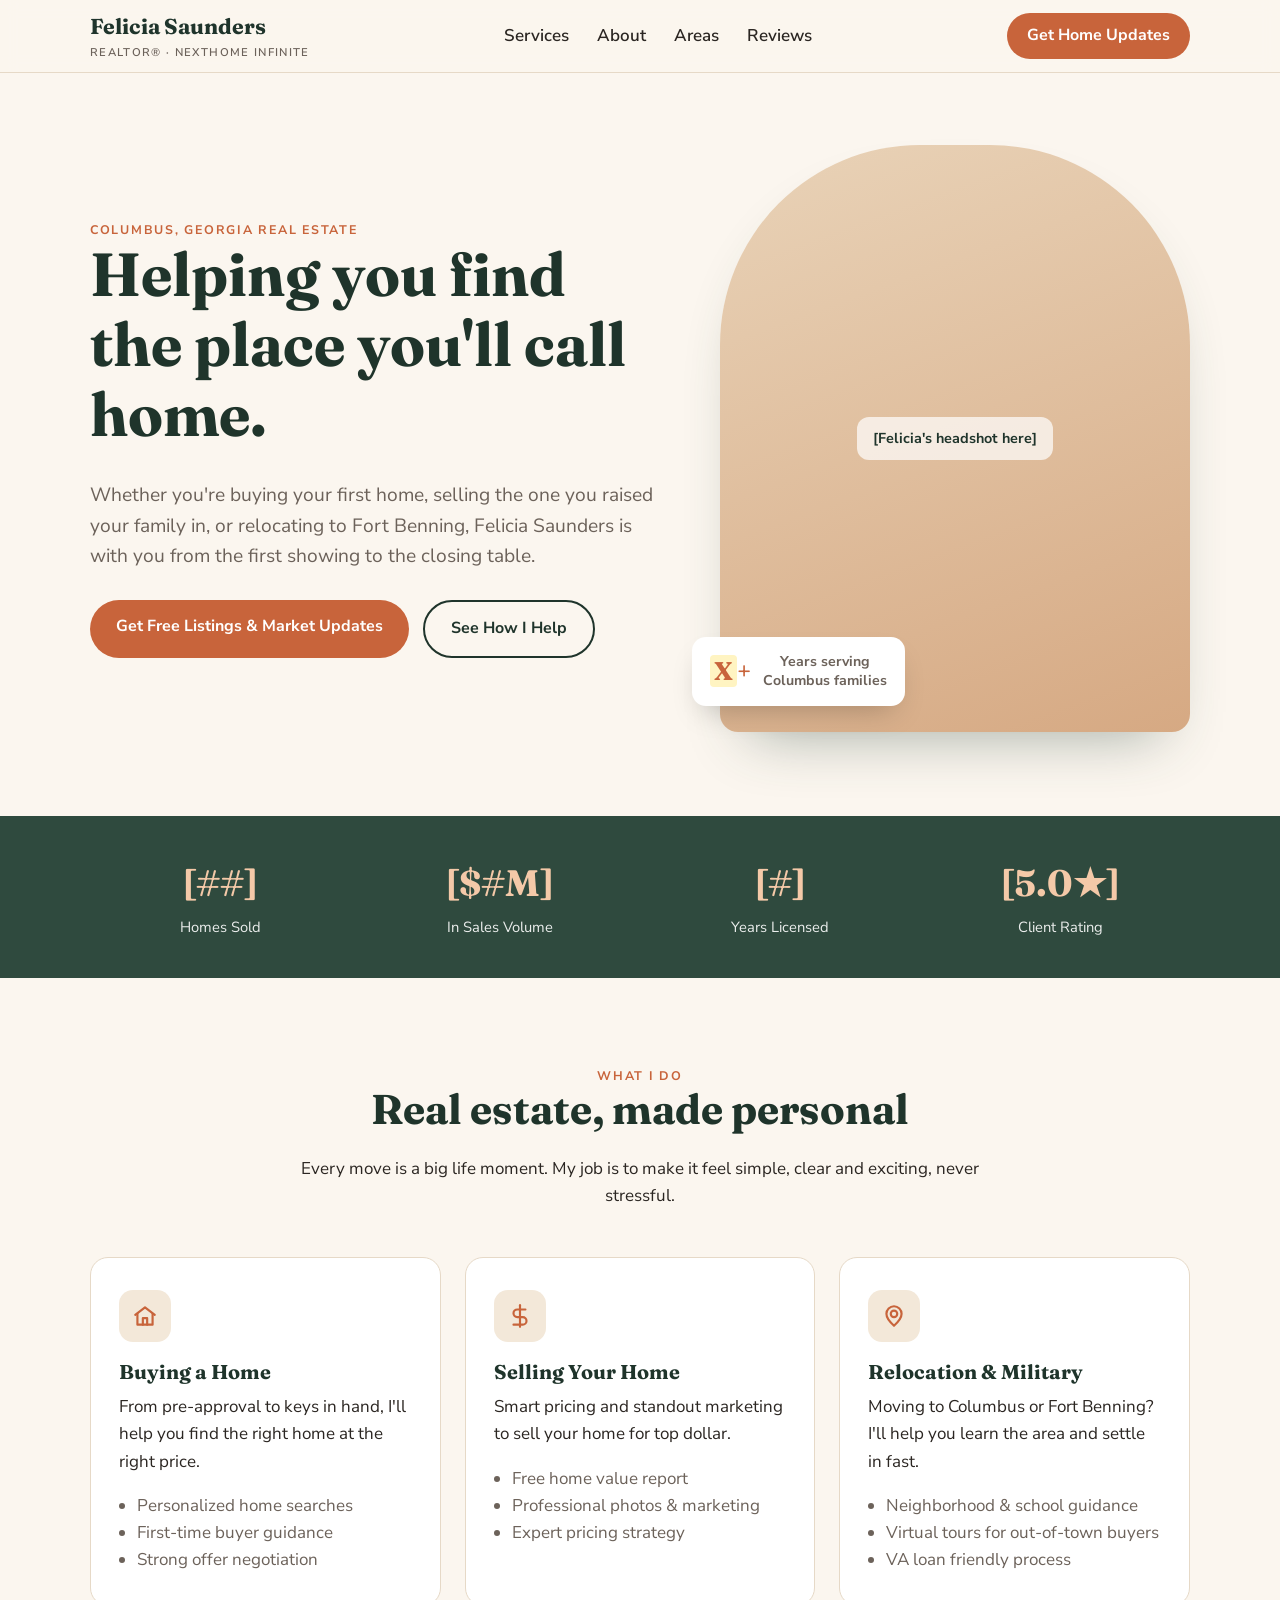
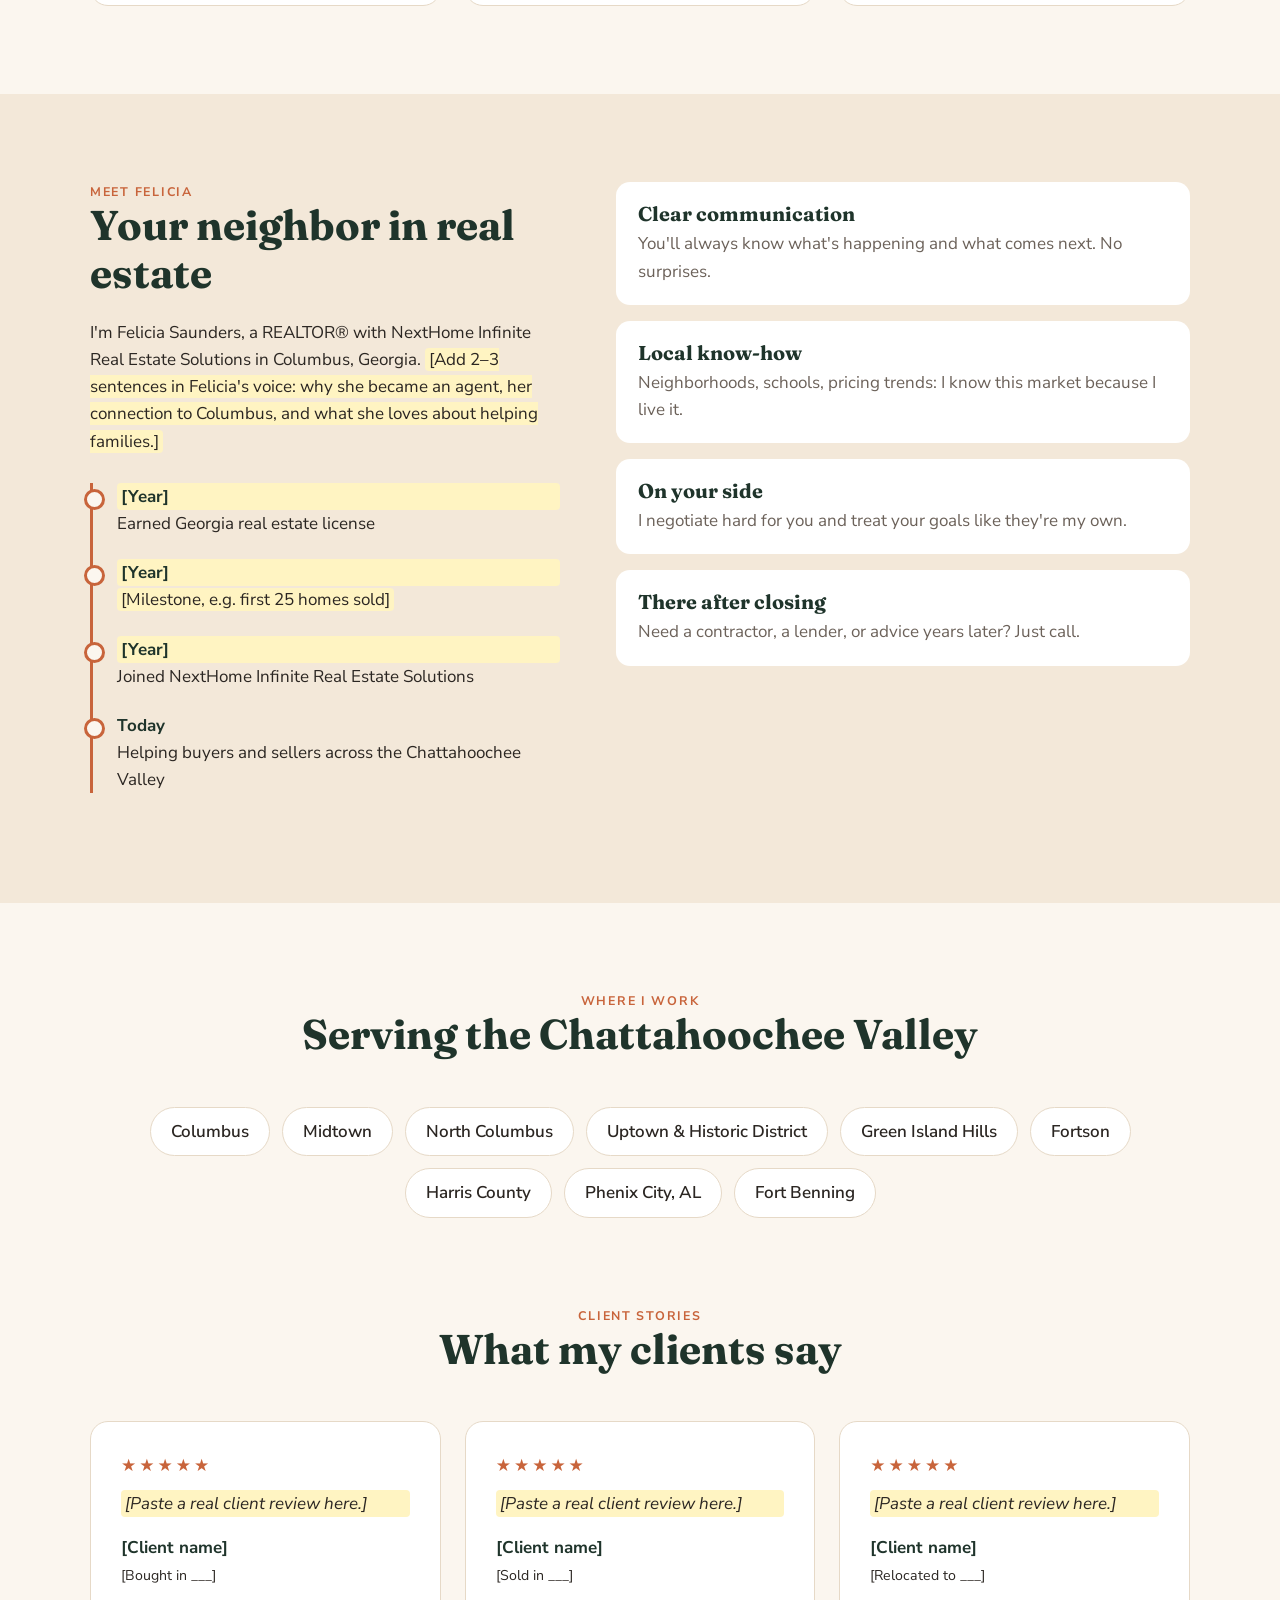
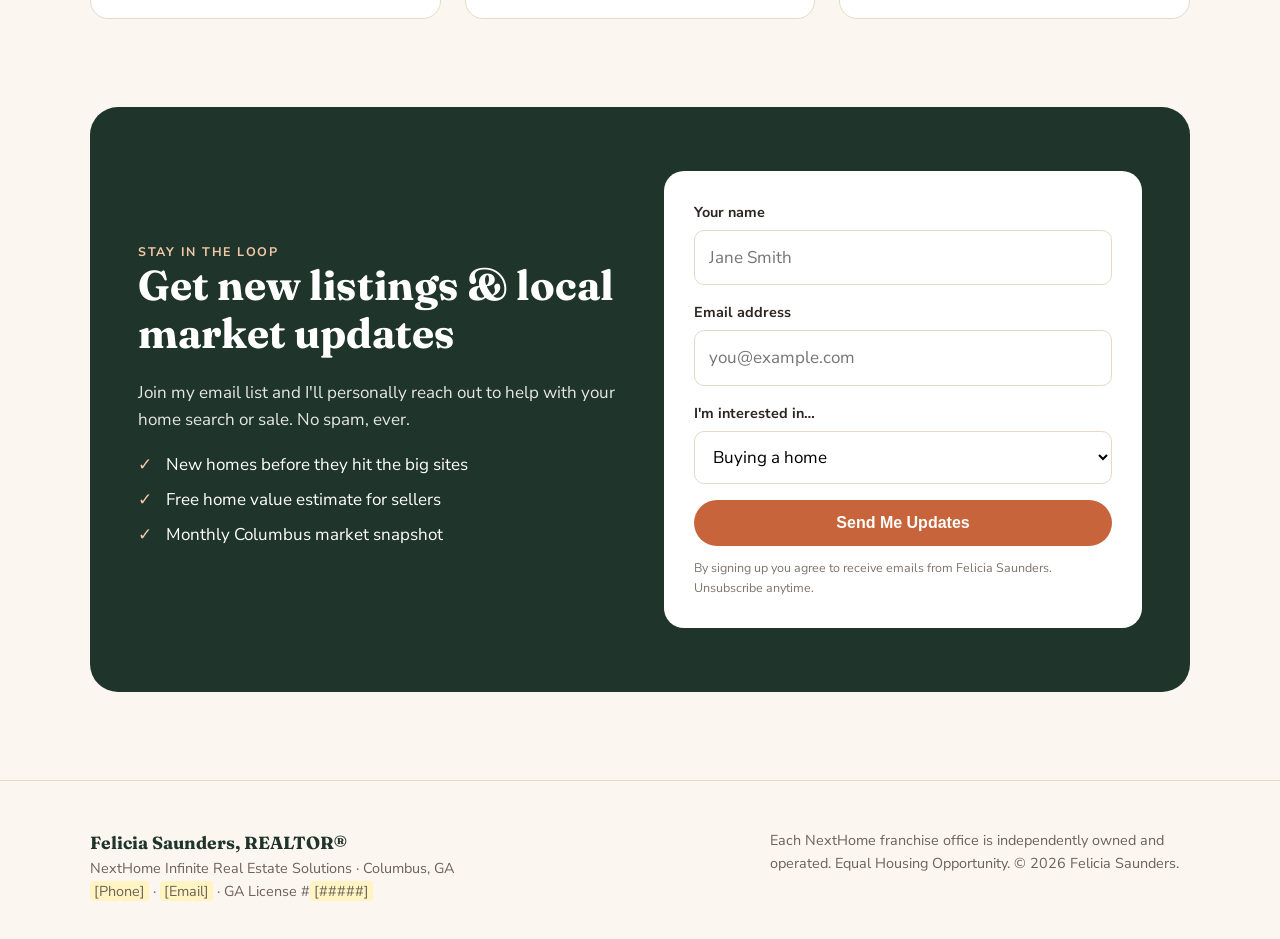
<file: Felecia/index.html>
<!doctype html>
<html lang="en">
<head>
<meta charset="utf-8">
<meta name="viewport" content="width=device-width, initial-scale=1">
<title>Felicia Saunders | Columbus, GA Real Estate Agent</title>
<meta name="description" content="Felicia Saunders, REALTOR® with NextHome Infinite Real Estate Solutions, helps families buy and sell homes in Columbus, Georgia and the Chattahoochee Valley.">
<link rel="preconnect" href="https://fonts.googleapis.com">
<link rel="preconnect" href="https://fonts.gstatic.com" crossorigin>
<link href="https://fonts.googleapis.com/css2?family=Fraunces:opsz,wght@9..144,500;9..144,600;9..144,700&family=Nunito+Sans:wght@400;600;700&display=swap" rel="stylesheet">
<link rel="stylesheet" href="css/styles.css">
</head>
<body>

<header>
  <div class="wrap nav">
    <a href="#top" class="logo">Felicia Saunders<small>REALTOR® · NextHome Infinite</small></a>
    <ul>
      <li><a href="#services">Services</a></li>
      <li><a href="#about">About</a></li>
      <li><a href="#areas">Areas</a></li>
      <li><a href="#reviews">Reviews</a></li>
    </ul>
    <a href="#join" class="btn">Get Home Updates</a>
  </div>
</header>

<main id="top">
  <!-- HERO -->
  <section class="hero">
    <div class="wrap hero-grid">
      <div>
        <div class="eyebrow">Columbus, Georgia Real Estate</div>
        <h1>Helping you find the place you'll call home.</h1>
        <p class="lead">Whether you're buying your first home, selling the one you raised your family in, or relocating to Fort Benning, Felicia Saunders is with you from the first showing to the closing table.</p>
        <div class="ctas">
          <a href="#join" class="btn">Get Free Listings &amp; Market Updates</a>
          <a href="#services" class="btn ghost">See How I Help</a>
        </div>
      </div>
      <div class="portrait">
        <span>[Felicia's headshot here]</span>
        <div class="badge"><b><i class="ph">X</i>+</b><small>Years serving<br>Columbus families</small></div>
      </div>
    </div>
  </section>

  <!-- STATS -->
  <div class="stats">
    <div class="wrap stats-grid">
      <div><b class="ph" style="background:none">[##]</b><span>Homes Sold</span></div>
      <div><b class="ph" style="background:none">[$#M]</b><span>In Sales Volume</span></div>
      <div><b class="ph" style="background:none">[#]</b><span>Years Licensed</span></div>
      <div><b class="ph" style="background:none">[5.0★]</b><span>Client Rating</span></div>
    </div>
  </div>

  <!-- SERVICES -->
  <section id="services">
    <div class="wrap">
      <div class="center">
        <div class="eyebrow">What I Do</div>
        <h2>Real estate, made personal</h2>
        <p>Every move is a big life moment. My job is to make it feel simple, clear and exciting, never stressful.</p>
      </div>
      <div class="cards">
        <div class="card">
          <div class="icon"><svg viewBox="0 0 24 24"><path d="M3 11l9-7 9 7"/><path d="M5 10v10h14V10"/><path d="M10 20v-6h4v6"/></svg></div>
          <h3>Buying a Home</h3>
          <p>From pre-approval to keys in hand, I'll help you find the right home at the right price.</p>
          <ul><li>Personalized home searches</li><li>First-time buyer guidance</li><li>Strong offer negotiation</li></ul>
        </div>
        <div class="card">
          <div class="icon"><svg viewBox="0 0 24 24"><path d="M12 2v20"/><path d="M17 6H9.5a3.5 3.5 0 0 0 0 7h5a3.5 3.5 0 0 1 0 7H6"/></svg></div>
          <h3>Selling Your Home</h3>
          <p>Smart pricing and standout marketing to sell your home for top dollar.</p>
          <ul><li>Free home value report</li><li>Professional photos &amp; marketing</li><li>Expert pricing strategy</li></ul>
        </div>
        <div class="card">
          <div class="icon"><svg viewBox="0 0 24 24"><circle cx="12" cy="10" r="3"/><path d="M12 21s-7-6.2-7-11a7 7 0 0 1 14 0c0 4.8-7 11-7 11z"/></svg></div>
          <h3>Relocation &amp; Military</h3>
          <p>Moving to Columbus or Fort Benning? I'll help you learn the area and settle in fast.</p>
          <ul><li>Neighborhood &amp; school guidance</li><li>Virtual tours for out-of-town buyers</li><li>VA loan friendly process</li></ul>
        </div>
      </div>
    </div>
  </section>

  <!-- ABOUT / HISTORY -->
  <section id="about" class="about">
    <div class="wrap about-grid">
      <div>
        <div class="eyebrow">Meet Felicia</div>
        <h2>Your neighbor in real estate</h2>
        <p>I'm Felicia Saunders, a REALTOR® with NextHome Infinite Real Estate Solutions in Columbus, Georgia. <i class="ph">[Add 2–3 sentences in Felicia's voice: why she became an agent, her connection to Columbus, and what she loves about helping families.]</i></p>
        <div class="timeline">
          <div><b class="ph">[Year]</b>Earned Georgia real estate license</div>
          <div><b class="ph">[Year]</b><i class="ph">[Milestone, e.g. first 25 homes sold]</i></div>
          <div><b class="ph">[Year]</b>Joined NextHome Infinite Real Estate Solutions</div>
          <div><b>Today</b>Helping buyers and sellers across the Chattahoochee Valley</div>
        </div>
      </div>
      <div class="values">
        <div class="value"><h3>Clear communication</h3><p>You'll always know what's happening and what comes next. No surprises.</p></div>
        <div class="value"><h3>Local know-how</h3><p>Neighborhoods, schools, pricing trends: I know this market because I live it.</p></div>
        <div class="value"><h3>On your side</h3><p>I negotiate hard for you and treat your goals like they're my own.</p></div>
        <div class="value"><h3>There after closing</h3><p>Need a contractor, a lender, or advice years later? Just call.</p></div>
      </div>
    </div>
  </section>

  <!-- AREAS -->
  <section id="areas">
    <div class="wrap">
      <div class="center">
        <div class="eyebrow">Where I Work</div>
        <h2>Serving the Chattahoochee Valley</h2>
      </div>
      <div class="areas">
        <span>Columbus</span><span>Midtown</span><span>North Columbus</span><span>Uptown &amp; Historic District</span>
        <span>Green Island Hills</span><span>Fortson</span><span>Harris County</span><span>Phenix City, AL</span><span>Fort Benning</span>
      </div>
    </div>
  </section>

  <!-- REVIEWS -->
  <section id="reviews" style="padding-top:0">
    <div class="wrap">
      <div class="center">
        <div class="eyebrow">Client Stories</div>
        <h2>What my clients say</h2>
      </div>
      <div class="quotes">
        <div class="quote"><div class="stars">★★★★★</div><p class="ph">[Paste a real client review here.]</p><b>[Client name]</b><br><small>[Bought in ___]</small></div>
        <div class="quote"><div class="stars">★★★★★</div><p class="ph">[Paste a real client review here.]</p><b>[Client name]</b><br><small>[Sold in ___]</small></div>
        <div class="quote"><div class="stars">★★★★★</div><p class="ph">[Paste a real client review here.]</p><b>[Client name]</b><br><small>[Relocated to ___]</small></div>
      </div>
    </div>
  </section>

  <!-- EMAIL SIGNUP CTA -->
  <section id="join" style="padding-top:0">
    <div class="wrap">
      <div class="signup">
        <div>
          <div class="eyebrow" style="color:#f4c9a8">Stay in the Loop</div>
          <h2>Get new listings &amp; local market updates</h2>
          <p>Join my email list and I'll personally reach out to help with your home search or sale. No spam, ever.</p>
          <ul>
            <li>New homes before they hit the big sites</li>
            <li>Free home value estimate for sellers</li>
            <li>Monthly Columbus market snapshot</li>
          </ul>
        </div>
        <div>
          <form id="signupForm" novalidate>
            <label for="name">Your name</label>
            <input id="name" name="name" autocomplete="name" placeholder="Jane Smith" required>
            <label for="email">Email address</label>
            <input id="email" name="email" type="email" autocomplete="email" placeholder="you@example.com" required>
            <label for="interest">I'm interested in…</label>
            <select id="interest" name="interest">
              <option>Buying a home</option>
              <option>Selling my home</option>
              <option>Relocating to Columbus</option>
              <option>Just browsing for now</option>
            </select>
            <button class="btn" type="submit">Send Me Updates</button>
            <p class="fine">By signing up you agree to receive emails from Felicia Saunders. Unsubscribe anytime.</p>
          </form>
          <div class="thanks" id="thanks" style="background:#fff;border-radius:20px;color:var(--ink)">
            <h3>Thank you! 🏡</h3>
            <p>You're on the list. Felicia will be in touch soon.</p>
          </div>
        </div>
      </div>
    </div>
  </section>
</main>

<footer>
  <div class="wrap foot">
    <div>
      <b style="color:var(--forest-dk);font-family:Fraunces;font-size:1.1rem">Felicia Saunders, REALTOR®</b><br>
      NextHome Infinite Real Estate Solutions · Columbus, GA<br>
      <span class="ph">[Phone]</span> · <span class="ph">[Email]</span> · GA License #<span class="ph">[#####]</span>
    </div>
    <div style="max-width:420px">Each NextHome franchise office is independently owned and operated. Equal Housing Opportunity. © <span id="yr"></span> Felicia Saunders.</div>
  </div>
</footer>

<script src="js/main.js"></script>
</body>
</html>
</file>
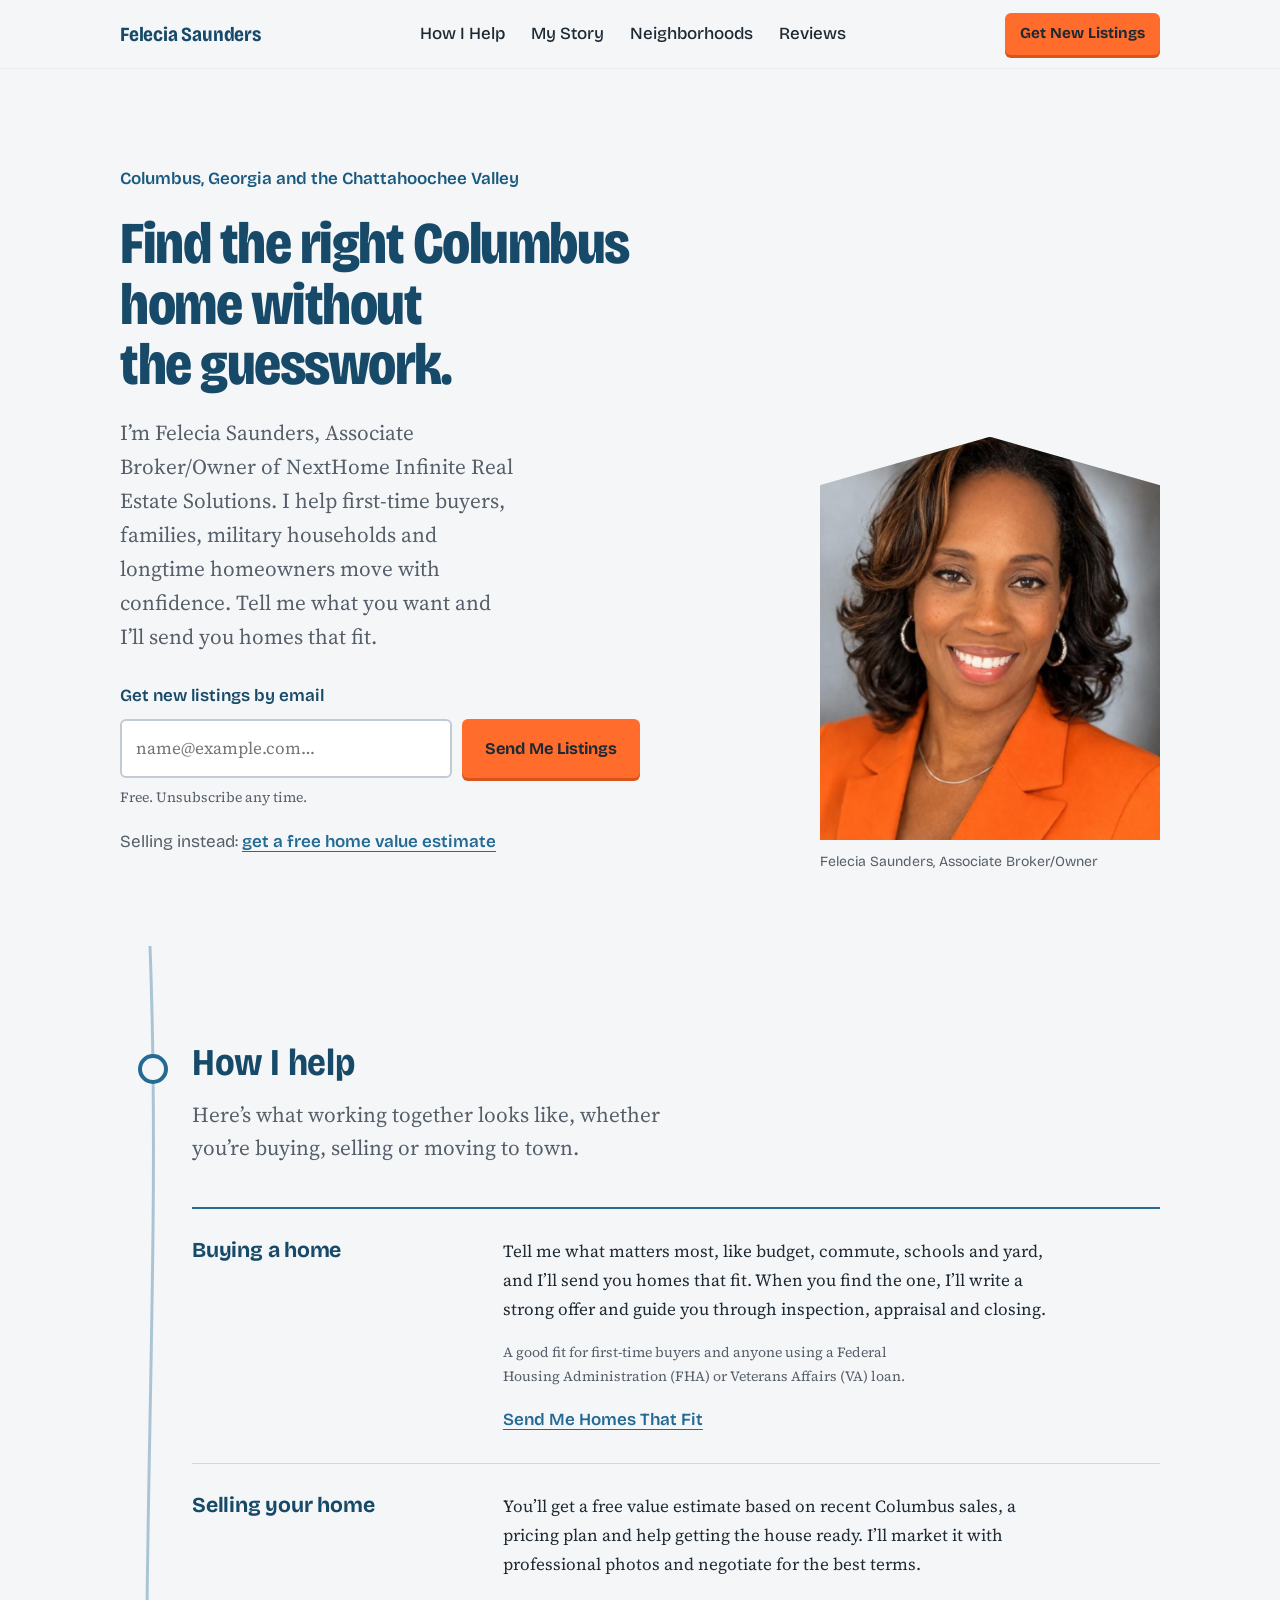
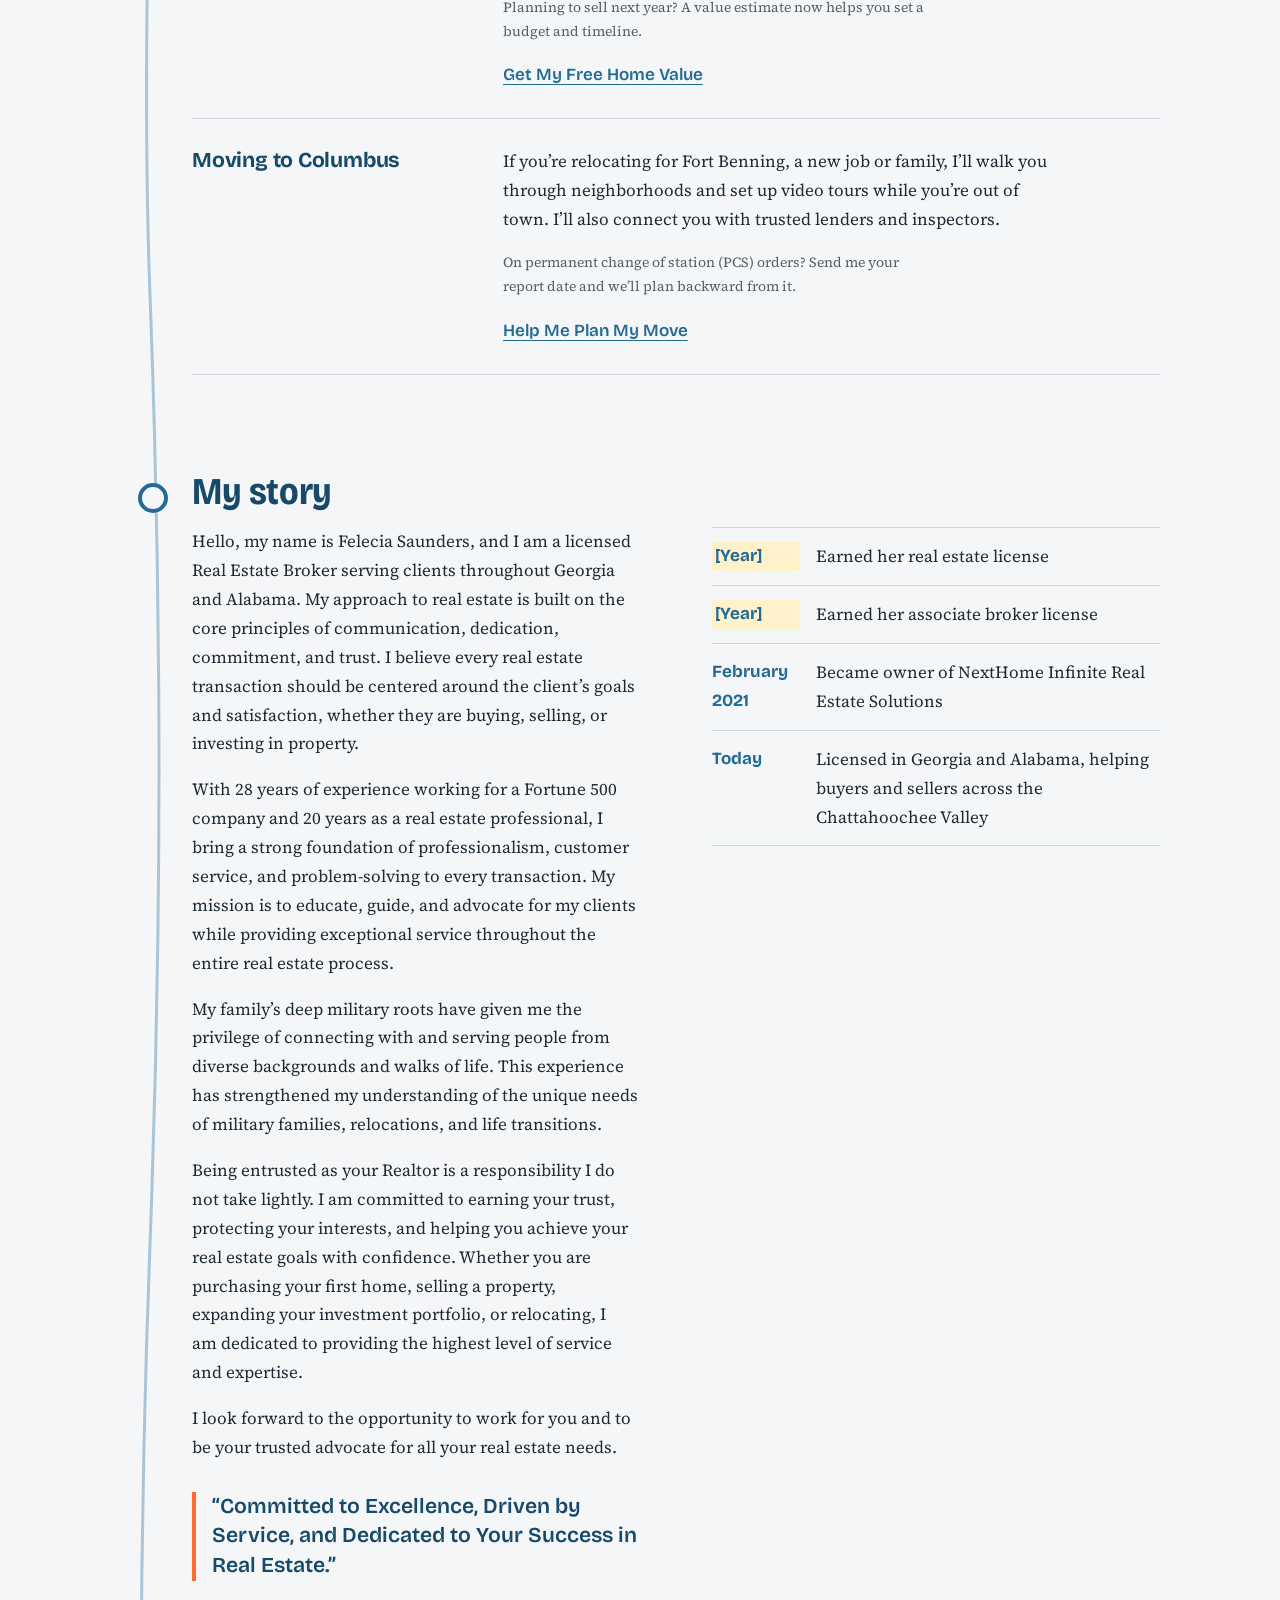
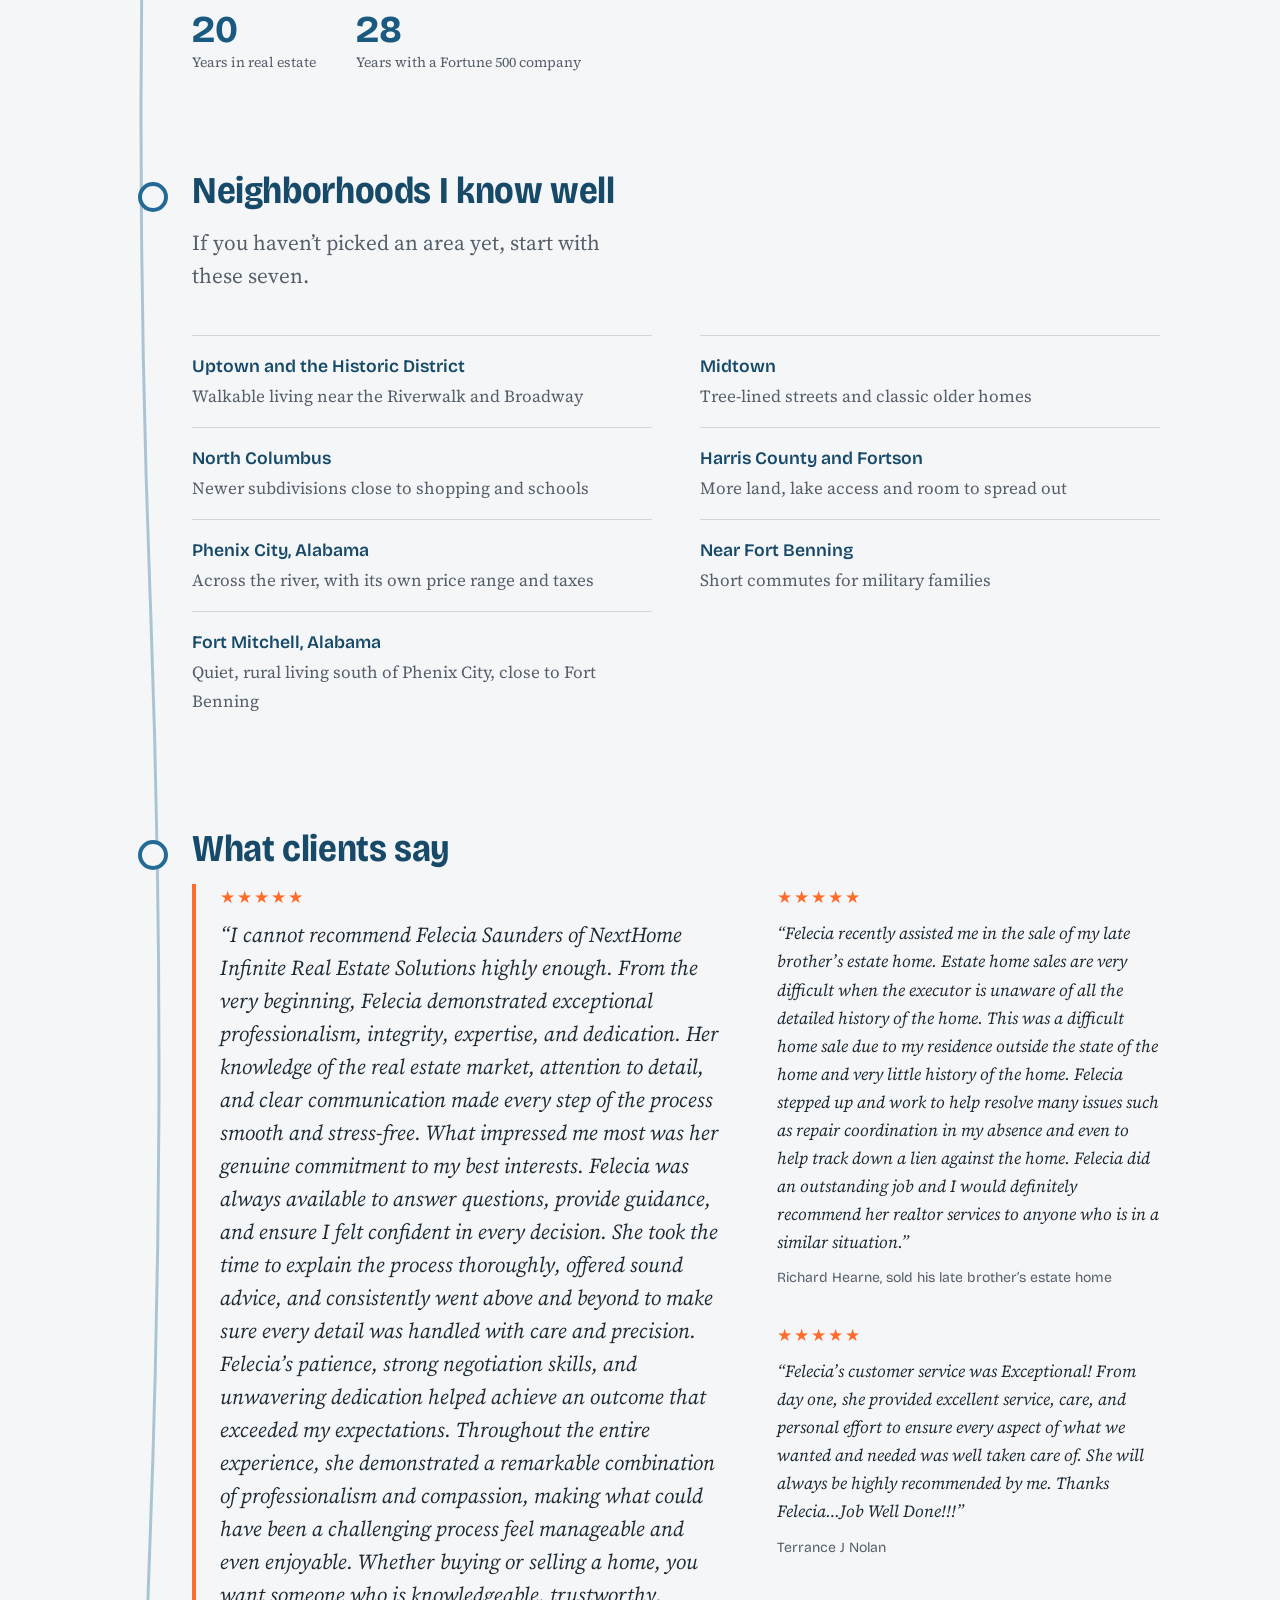
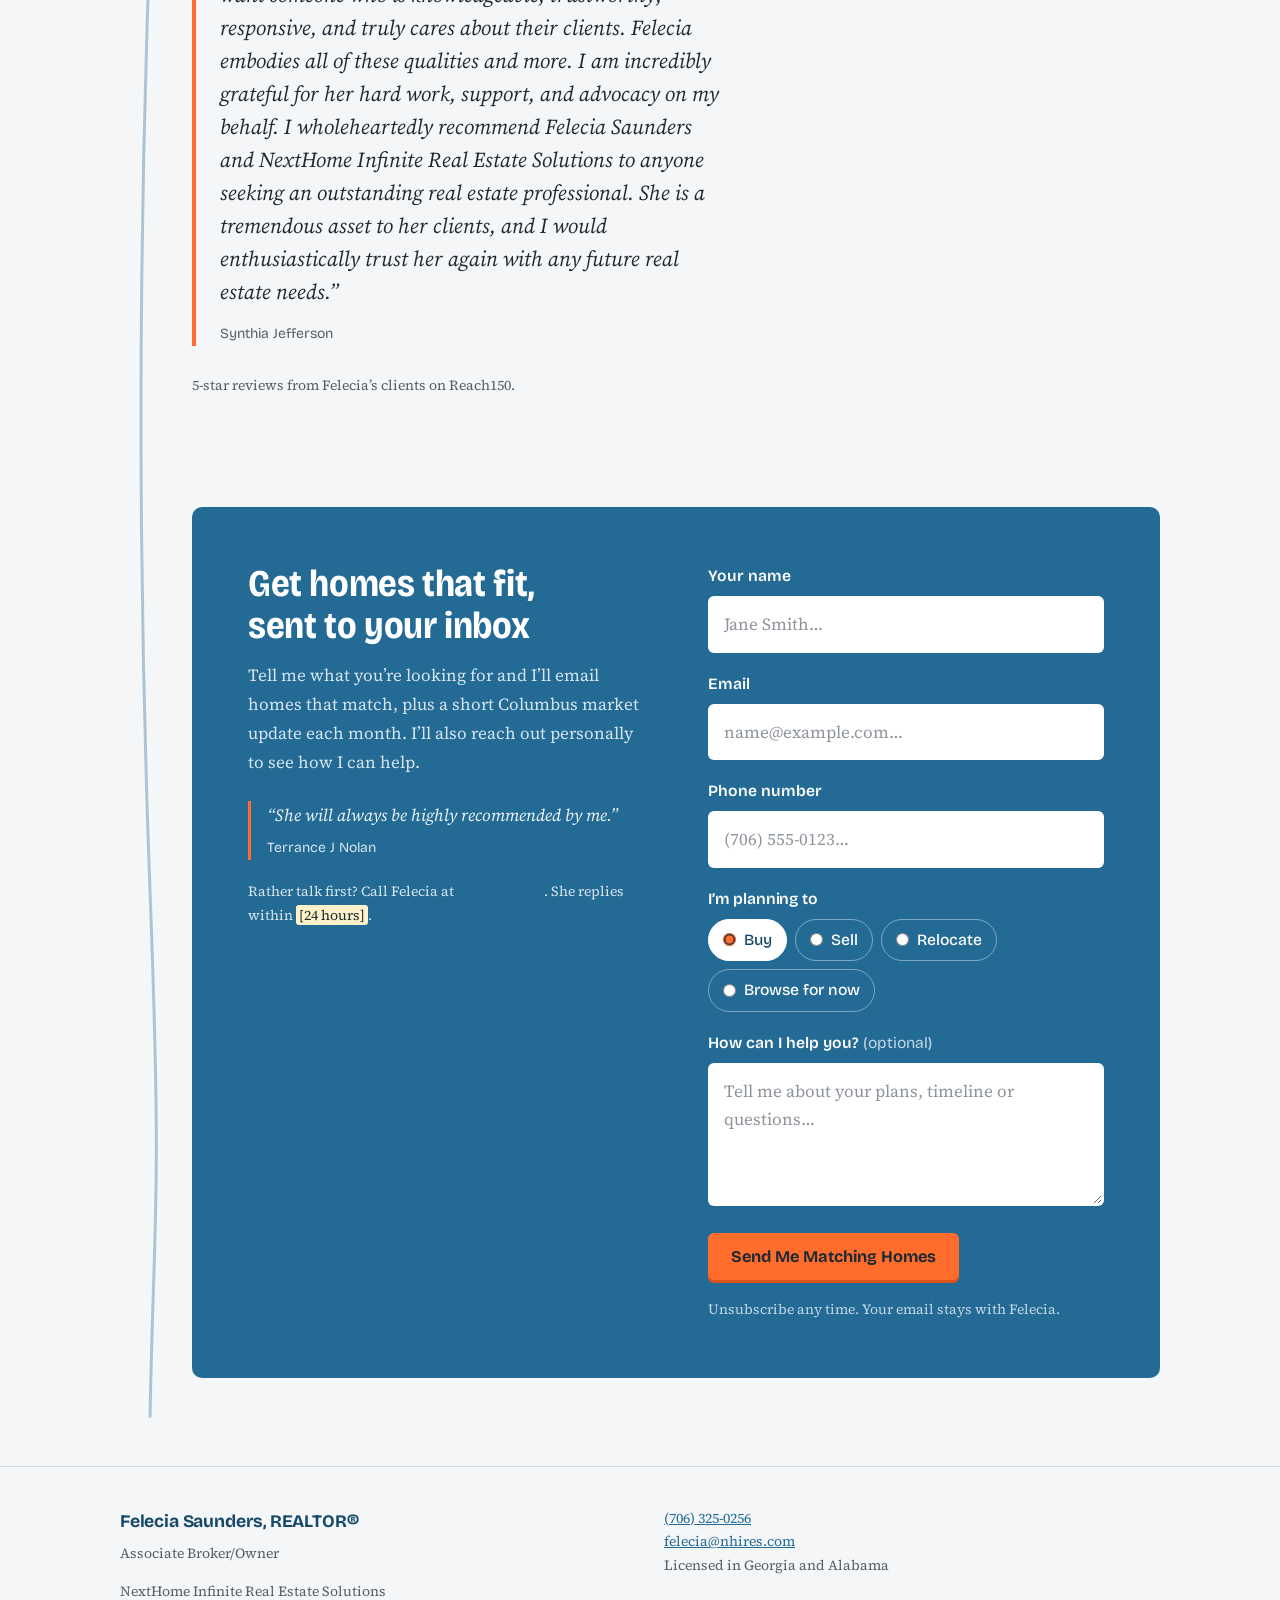
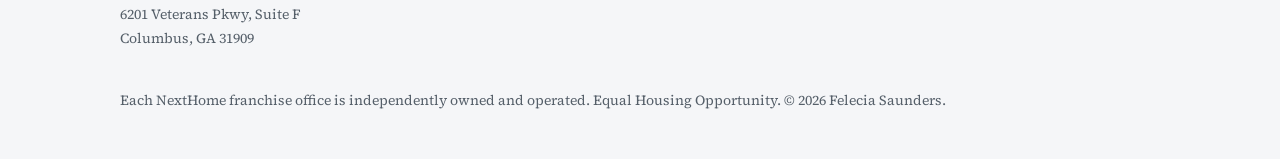
<file: Felecia/new-design/index.html>
<!doctype html>
<html lang="en">
<head>
<meta charset="utf-8">
<meta name="viewport" content="width=device-width, initial-scale=1">
<meta name="theme-color" content="#F5F6F8">
<title>Felecia Saunders, Columbus GA Realtor</title>
<meta name="description" content="Felecia Saunders, Associate Broker/Owner of NextHome Infinite Real Estate Solutions, helps people buy and sell homes in Columbus, Georgia and across the Chattahoochee Valley.">
<link rel="preconnect" href="https://fonts.googleapis.com">
<link rel="preconnect" href="https://fonts.gstatic.com" crossorigin>
<link href="https://fonts.googleapis.com/css2?family=Bricolage+Grotesque:opsz,wdth,wght@12..96,75..100,400..800&family=Source+Serif+4:ital,opsz,wght@0,8..60,400;0,8..60,600;1,8..60,400&display=swap" rel="stylesheet">
<link rel="stylesheet" href="css/styles.css">
</head>
<body>

<a class="skip" href="#main">Skip to content</a>

<header class="top">
  <div class="shell top-inner">
    <a href="#main" class="name" translate="no">Felecia Saunders</a>
    <nav aria-label="Main">
      <a href="#help">How I Help</a>
      <a href="#story">My Story</a>
      <a href="#neighborhoods">Neighborhoods</a>
      <a href="#reviews">Reviews</a>
    </nav>
    <a href="#join" class="btn btn-small">Get New Listings</a>
  </div>
</header>

<main id="main">

  <!-- HERO -->
  <section class="hero shell">
    <div class="hero-text">
      <p class="where">Columbus, Georgia and the Chattahoochee Valley</p>
      <h1>Find the right Columbus home without the guesswork.</h1>
      <p class="lead">I’m Felecia Saunders, Associate Broker/Owner of <span translate="no">NextHome Infinite Real Estate Solutions</span>. I help first-time buyers, families, military households and longtime homeowners move with confidence. Tell me what you want and I’ll send you homes that fit.</p>
      <form class="quick" id="quick-form" novalidate>
        <label for="quick-email">Get new listings by email</label>
        <div class="quick-row">
          <input id="quick-email" name="email" type="email" inputmode="email" autocomplete="email" spellcheck="false" placeholder="name@example.com…" required aria-describedby="quick-error">
          <button class="btn" type="submit">Send Me Listings</button>
        </div>
        <p class="error" id="quick-error" aria-live="polite" hidden>Enter an email address like name@example.com.</p>
        <p class="small quick-note">Free. Unsubscribe any time.</p>
      </form>
      <div class="quick-done" id="quick-done" role="status" aria-live="polite" hidden tabindex="-1">
        <p><b>You’re on the list.</b> For homes that match exactly, <a href="#join" id="quick-more">tell Felecia what you’re looking for</a>.</p>
      </div>
      <p class="seller-link">Selling instead: <a href="#join" data-goal="sell" class="link">get a free home value estimate</a></p>
    </div>
    <figure class="house">
      <div class="house-photo">
        <img src="images/felecia-headshot.jpg" width="800" height="949" alt="Felecia Saunders, smiling, in an orange blazer" fetchpriority="high">
      </div>
      <figcaption>Felecia Saunders, Associate Broker/Owner</figcaption>
    </figure>
  </section>

  <!-- RIVERWALK: everything below sits along the river line -->
  <div class="riverwalk">
    <svg class="river" aria-hidden="true" viewBox="0 0 60 1000" preserveAspectRatio="none">
      <path d="M30 0 C 42 60, 18 120, 30 180 S 42 300, 30 360 S 18 480, 30 540 S 42 660, 30 720 S 18 840, 30 900 S 34 960, 30 1000"
            vector-effect="non-scaling-stroke"/>
    </svg>

    <!-- HOW I HELP -->
    <section id="help" class="stop shell">
      <h2>How I help</h2>
      <p class="intro">Here’s what working together looks like, whether you’re buying, selling or moving to town.</p>

      <div class="rows">
        <article class="row">
          <h3>Buying a home</h3>
          <div>
            <p>Tell me what matters most, like budget, commute, schools and yard, and I’ll send you homes that fit. When you find the one, I’ll write a strong offer and guide you through inspection, appraisal and closing.</p>
            <p class="small">A good fit for first-time buyers and anyone using a Federal Housing Administration (FHA) or Veterans Affairs (VA) loan.</p>
            <a href="#join" data-goal="buy" class="link row-cta">Send Me Homes That Fit</a>
          </div>
        </article>
        <article class="row">
          <h3>Selling your home</h3>
          <div>
            <p>You’ll get a free value estimate based on recent Columbus sales, a pricing plan and help getting the house ready. I’ll market it with professional photos and negotiate for the best terms.</p>
            <p class="small">Planning to sell next year? A value estimate now helps you set a budget and timeline.</p>
            <a href="#join" data-goal="sell" class="link row-cta">Get My Free Home Value</a>
          </div>
        </article>
        <article class="row">
          <h3>Moving to Columbus</h3>
          <div>
            <p>If you’re relocating for Fort Benning, a new job or family, I’ll walk you through neighborhoods and set up video tours while you’re out of town. I’ll also connect you with trusted lenders and inspectors.</p>
            <p class="small">On permanent change of station (PCS) orders? Send me your report date and we’ll plan backward from it.</p>
            <a href="#join" data-goal="relocate" class="link row-cta">Help Me Plan My Move</a>
          </div>
        </article>
      </div>
    </section>

    <!-- MY STORY -->
    <section id="story" class="stop shell">
      <h2>My story</h2>
      <div class="story">
        <div class="story-text">
          <p>Hello, my name is Felecia Saunders, and I am a licensed Real Estate Broker serving clients throughout Georgia and Alabama. My approach to real estate is built on the core principles of communication, dedication, commitment, and trust. I believe every real estate transaction should be centered around the client’s goals and satisfaction, whether they are buying, selling, or investing in property.</p>
          <p>With 28 years of experience working for a Fortune 500 company and 20 years as a real estate professional, I bring a strong foundation of professionalism, customer service, and problem-solving to every transaction. My mission is to educate, guide, and advocate for my clients while providing exceptional service throughout the entire real estate process.</p>
          <p>My family’s deep military roots have given me the privilege of connecting with and serving people from diverse backgrounds and walks of life. This experience has strengthened my understanding of the unique needs of military families, relocations, and life transitions.</p>
          <p>Being entrusted as your Realtor is a responsibility I do not take lightly. I am committed to earning your trust, protecting your interests, and helping you achieve your real estate goals with confidence. Whether you are purchasing your first home, selling a property, expanding your investment portfolio, or relocating, I am dedicated to providing the highest level of service and expertise.</p>
          <p>I look forward to the opportunity to work for you and to be your trusted advocate for all your real estate needs.</p>
          <p class="motto">“Committed to Excellence, Driven by Service, and Dedicated to Your Success in Real Estate.”</p>

          <dl class="numbers">
            <div><dt>Years in real estate</dt><dd>20</dd></div>
            <div><dt>Years with a Fortune 500 company</dt><dd>28</dd></div>
          </dl>
        </div>

        <ol class="timeline" aria-label="Career timeline">
          <li><span class="year ph">[Year]</span><p>Earned her real estate license</p></li>
          <li><span class="year ph">[Year]</span><p>Earned her associate broker license</p></li>
          <li><span class="year">February 2021</span><p>Became owner of <span translate="no">NextHome Infinite Real Estate Solutions</span></p></li>
          <li><span class="year">Today</span><p>Licensed in Georgia and Alabama, helping buyers and sellers across the Chattahoochee Valley</p></li>
        </ol>
      </div>
    </section>

    <!-- NEIGHBORHOODS -->
    <section id="neighborhoods" class="stop shell">
      <h2>Neighborhoods I know well</h2>
      <p class="intro">If you haven’t picked an area yet, start with these seven.</p>
      <ul class="hoods">
        <li><b>Uptown and the Historic District</b><span>Walkable living near the Riverwalk and Broadway</span></li>
        <li><b>Midtown</b><span>Tree-lined streets and classic older homes</span></li>
        <li><b>North Columbus</b><span>Newer subdivisions close to shopping and schools</span></li>
        <li><b>Harris County and Fortson</b><span>More land, lake access and room to spread out</span></li>
        <li><b>Phenix City, Alabama</b><span>Across the river, with its own price range and taxes</span></li>
        <li><b>Near Fort Benning</b><span>Short commutes for military families</span></li>
        <li><b>Fort Mitchell, Alabama</b><span>Quiet, rural living south of Phenix City, close to Fort Benning</span></li>
      </ul>
    </section>

    <!-- REVIEWS -->
    <section id="reviews" class="stop shell">
      <h2>What clients say</h2>
      <div class="quotes">
        <figure class="quote quote-lead">
          <div class="stars" aria-label="5 out of 5 stars">★★★★★</div>
          <blockquote>“I cannot recommend Felecia Saunders of NextHome Infinite Real Estate Solutions highly enough. From the very beginning, Felecia demonstrated exceptional professionalism, integrity, expertise, and dedication. Her knowledge of the real estate market, attention to detail, and clear communication made every step of the process smooth and stress-free. What impressed me most was her genuine commitment to my best interests. Felecia was always available to answer questions, provide guidance, and ensure I felt confident in every decision. She took the time to explain the process thoroughly, offered sound advice, and consistently went above and beyond to make sure every detail was handled with care and precision. Felecia’s patience, strong negotiation skills, and unwavering dedication helped achieve an outcome that exceeded my expectations. Throughout the entire experience, she demonstrated a remarkable combination of professionalism and compassion, making what could have been a challenging process feel manageable and even enjoyable. Whether buying or selling a home, you want someone who is knowledgeable, trustworthy, responsive, and truly cares about their clients. Felecia embodies all of these qualities and more. I am incredibly grateful for her hard work, support, and advocacy on my behalf. I wholeheartedly recommend Felecia Saunders and NextHome Infinite Real Estate Solutions to anyone seeking an outstanding real estate professional. She is a tremendous asset to her clients, and I would enthusiastically trust her again with any future real estate needs.”</blockquote>
          <figcaption>Synthia Jefferson</figcaption>
        </figure>
        <figure class="quote">
          <div class="stars" aria-label="5 out of 5 stars">★★★★★</div>
          <blockquote>“Felecia recently assisted me in the sale of my late brother’s estate home. Estate home sales are very difficult when the executor is unaware of all the detailed history of the home. This was a difficult home sale due to my residence outside the state of the home and very little history of the home. Felecia stepped up and work to help resolve many issues such as repair coordination in my absence and even to help track down a lien against the home. Felecia did an outstanding job and I would definitely recommend her realtor services to anyone who is in a similar situation.”</blockquote>
          <figcaption>Richard Hearne, sold his late brother’s estate home</figcaption>
        </figure>
        <figure class="quote">
          <div class="stars" aria-label="5 out of 5 stars">★★★★★</div>
          <blockquote>“Felecia’s customer service was Exceptional! From day one, she provided excellent service, care, and personal effort to ensure every aspect of what we wanted and needed was well taken care of. She will always be highly recommended by me. Thanks Felecia…Job Well Done!!!”</blockquote>
          <figcaption>Terrance J Nolan</figcaption>
        </figure>
      </div>
      <p class="small review-source">5-star reviews from Felecia’s clients on Reach150.</p>
    </section>

    <!-- JOIN -->
    <section id="join" class="stop stop-last shell">
      <div class="join">
        <div class="join-text">
          <h2 id="join-title">Get homes that fit, sent to your inbox</h2>
          <p id="join-intro">Tell me what you’re looking for and I’ll email homes that match, plus a short Columbus market update each month. I’ll also reach out personally to see how I can help.</p>
          <blockquote class="join-quote">“She will always be highly recommended by me.”<cite>Terrance J Nolan</cite></blockquote>
          <p class="join-call">Rather talk first? Call Felecia at <a href="tel:+17063250256">(706)&nbsp;325-0256</a>. She replies within <span class="ph">[24 hours]</span>.</p>
        </div>

        <form id="join-form" class="join-form" novalidate>
          <div class="field">
            <label for="name">Your name</label>
            <input id="name" name="name" autocomplete="name" placeholder="Jane Smith…" required>
          </div>
          <div class="field">
            <label for="email">Email</label>
            <input id="email" name="email" type="email" inputmode="email" autocomplete="email" spellcheck="false" placeholder="name@example.com…" required aria-describedby="email-error">
            <p class="error" id="email-error" aria-live="polite" hidden>Enter an email address like name@example.com.</p>
          </div>
          <div class="field">
            <label for="phone">Phone number</label>
            <input id="phone" name="phone" type="tel" inputmode="tel" autocomplete="tel" placeholder="(706) 555-0123…" required aria-describedby="phone-error">
            <p class="error" id="phone-error" aria-live="polite" hidden>Enter a 10-digit phone number, like (706) 555-0123.</p>
          </div>
          <fieldset class="field">
            <legend>I’m planning to</legend>
            <div class="choices">
              <label><input type="radio" name="goal" value="buy" checked> Buy</label>
              <label><input type="radio" name="goal" value="sell"> Sell</label>
              <label><input type="radio" name="goal" value="relocate"> Relocate</label>
              <label><input type="radio" name="goal" value="browse"> Browse for now</label>
            </div>
          </fieldset>
          <div class="field">
            <label for="message">How can I help you? <span class="optional">(optional)</span></label>
            <textarea id="message" name="message" rows="4" placeholder="Tell me about your plans, timeline or questions…"></textarea>
          </div>
          <button class="btn" type="submit" id="join-btn">Send Me Matching Homes</button>
          <p class="small">Unsubscribe any time. Your email stays with Felecia.</p>
        </form>

        <div class="joined" id="joined" role="status" aria-live="polite" hidden tabindex="-1">
          <h3>You’re on the list.</h3>
          <p>Thanks! Felecia will email you soon with homes that fit what you’re looking for.</p>
        </div>
      </div>
    </section>
  </div>
</main>

<footer class="foot">
  <div class="shell foot-inner">
    <div>
      <p class="foot-name">Felecia Saunders, REALTOR®</p>
      <p>Associate Broker/Owner</p>
      <p><span translate="no">NextHome Infinite Real Estate Solutions</span><br>6201 Veterans Pkwy, Suite F<br>Columbus, GA 31909</p>
    </div>
    <div>
      <p><a href="tel:+17063250256">(706)&nbsp;325-0256</a><br><a href="mailto:felecia@nhires.com">felecia@nhires.com</a><br>Licensed in Georgia and Alabama</p>
    </div>
    <p class="legal">Each NextHome franchise office is independently owned and operated. Equal Housing Opportunity. © <span id="year"></span> Felecia Saunders.</p>
  </div>
</footer>

<script src="js/main.js"></script>
</body>
</html>
</file>
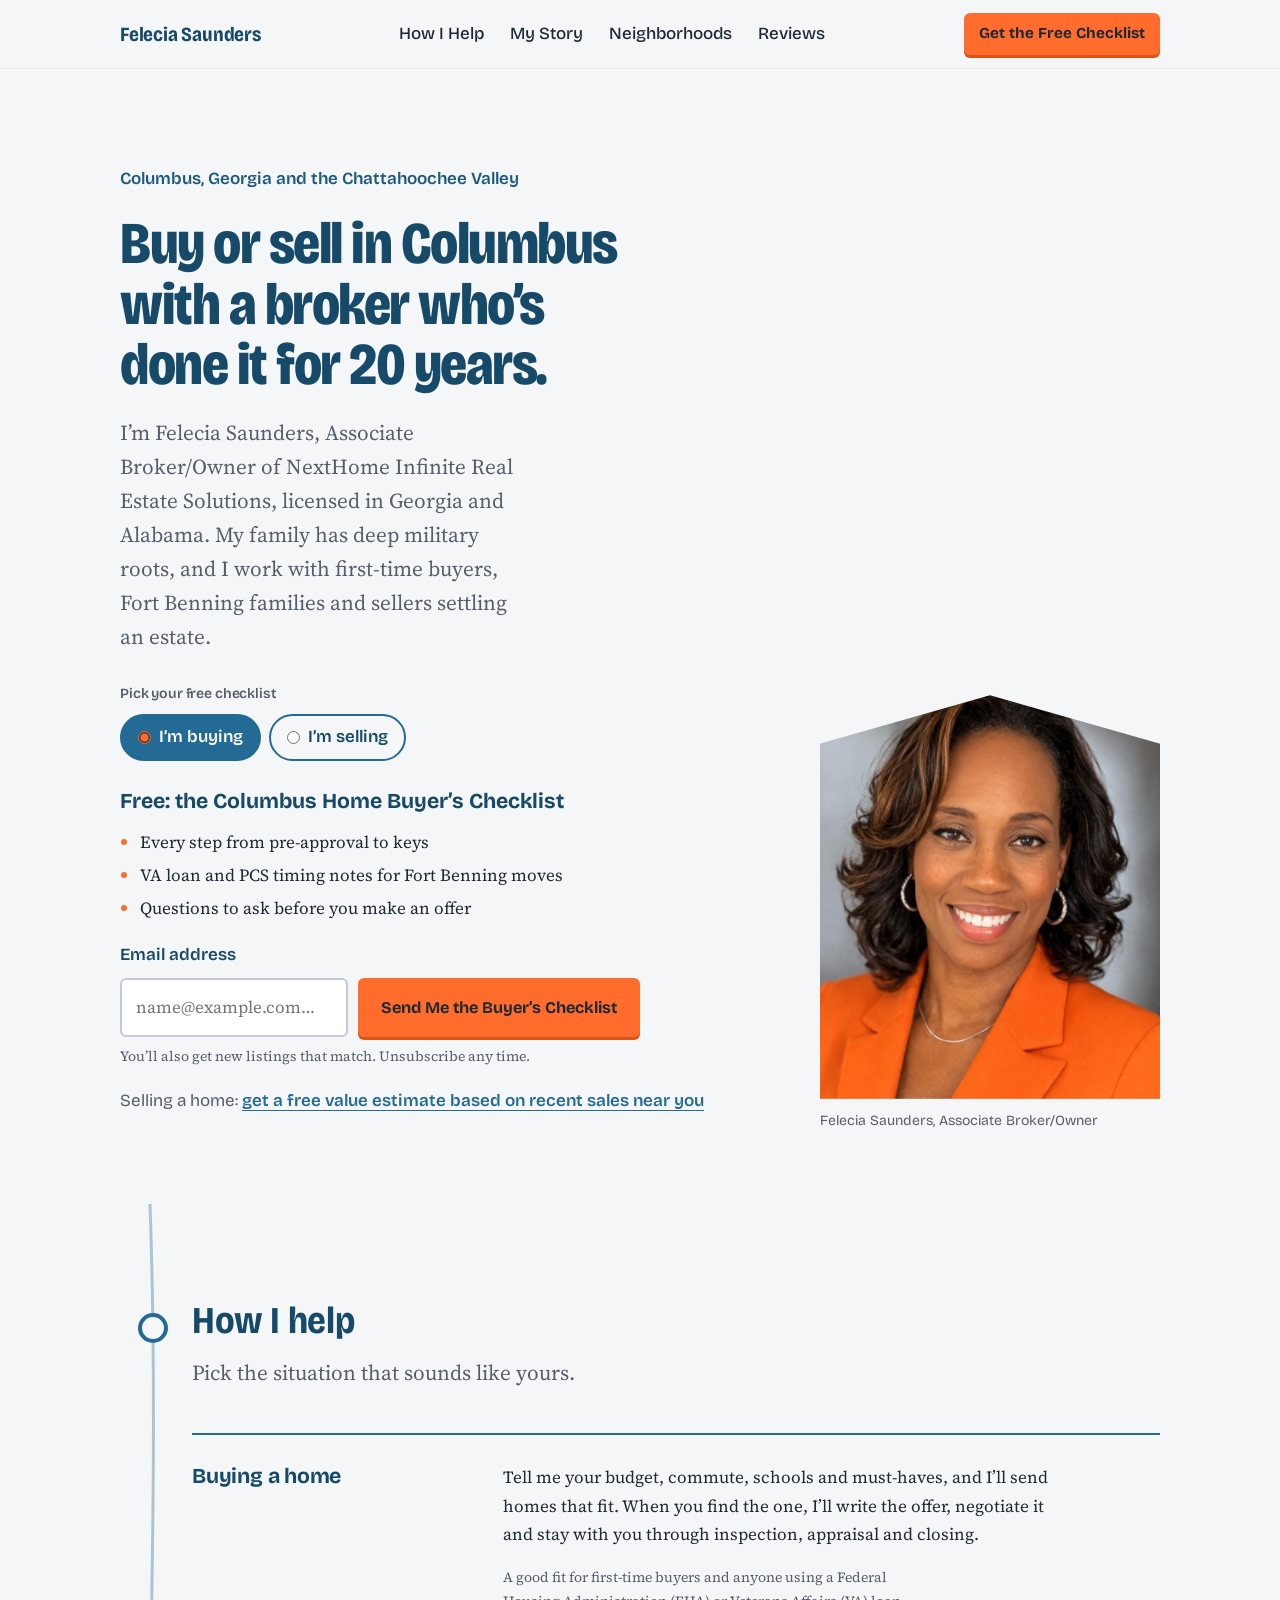
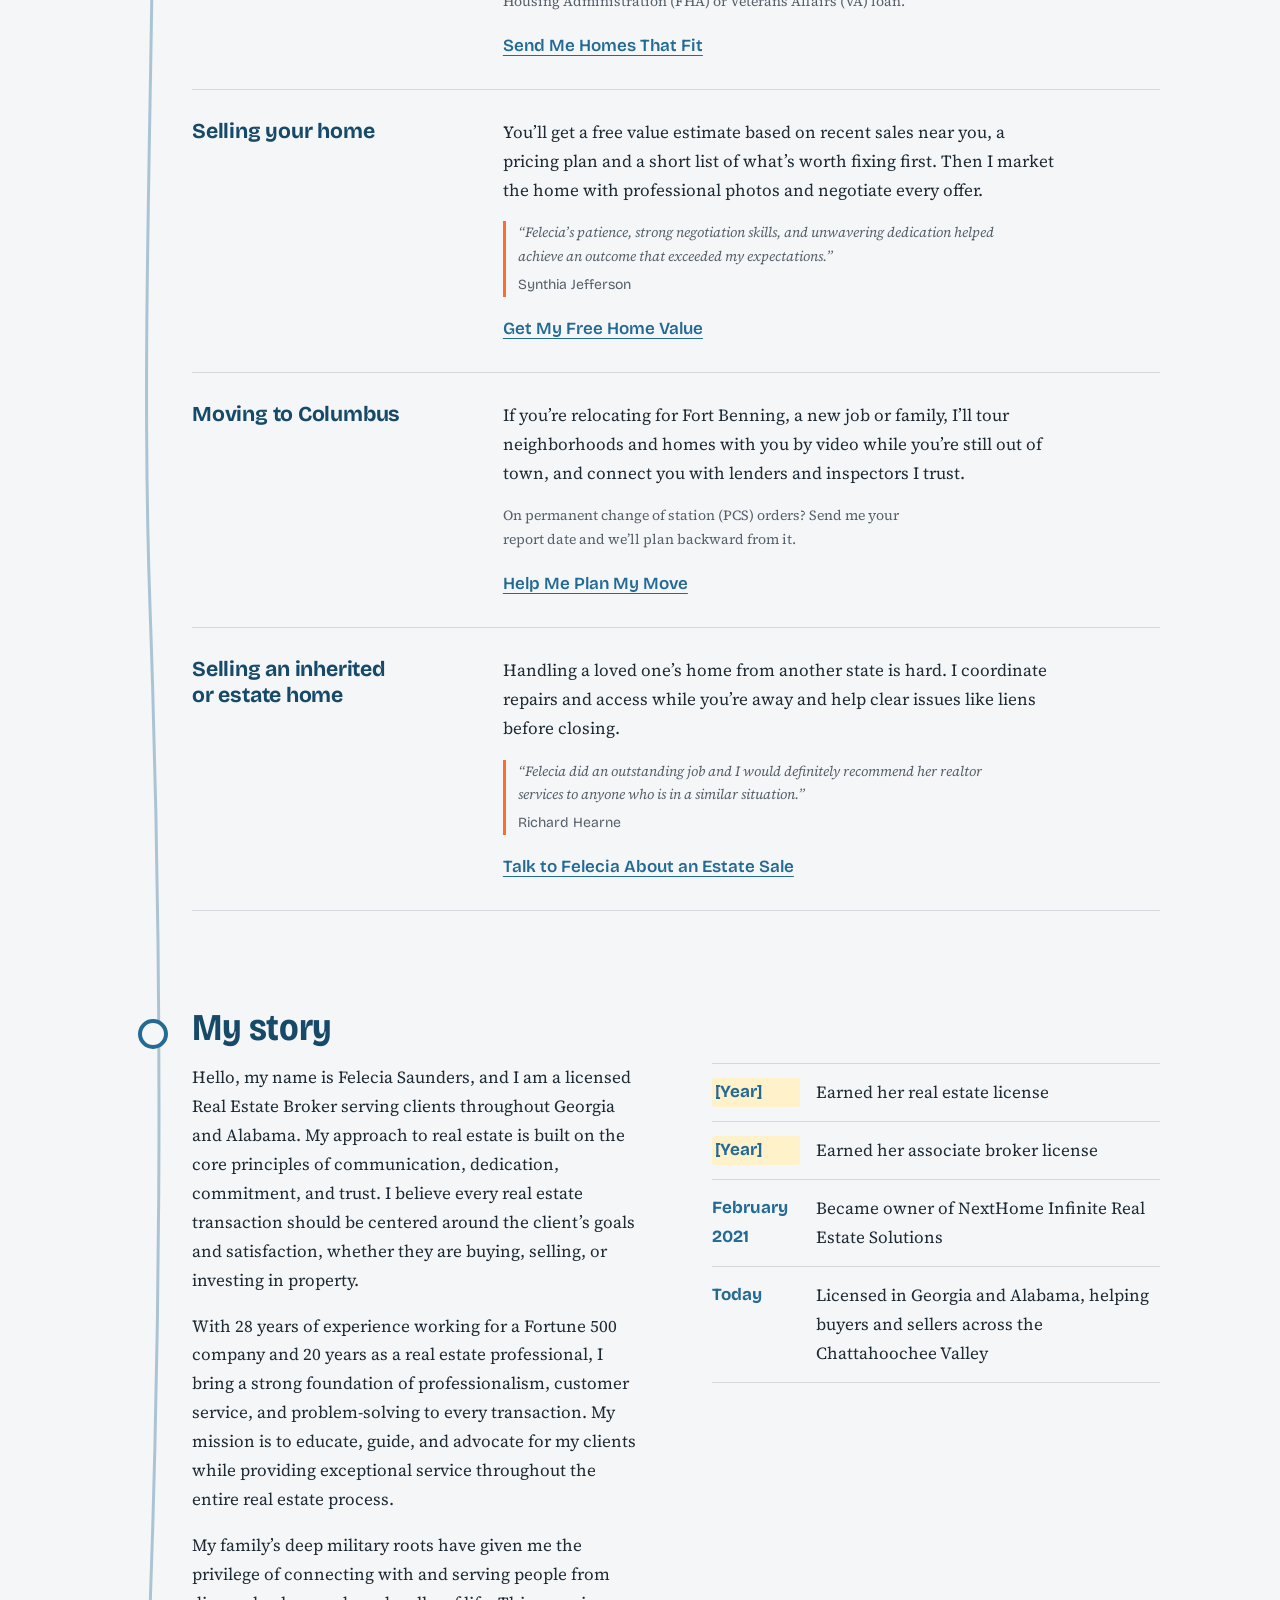
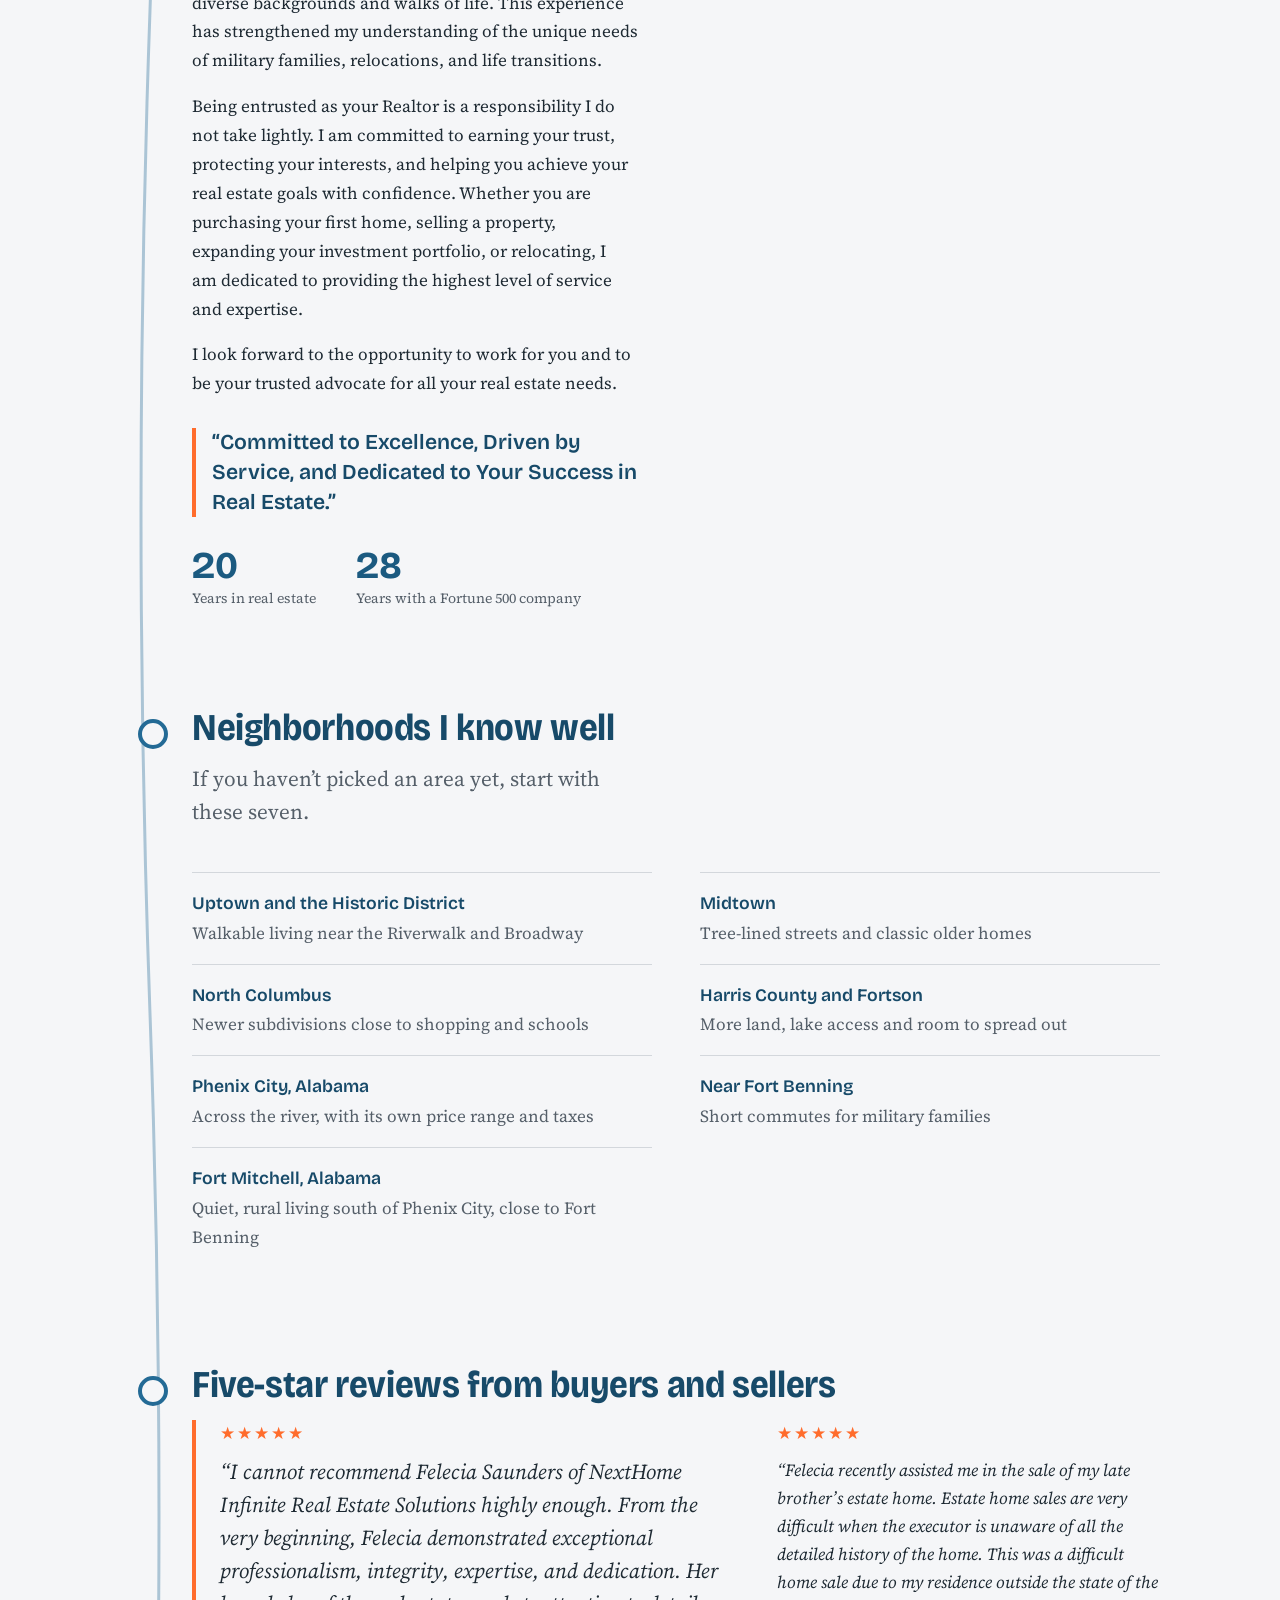
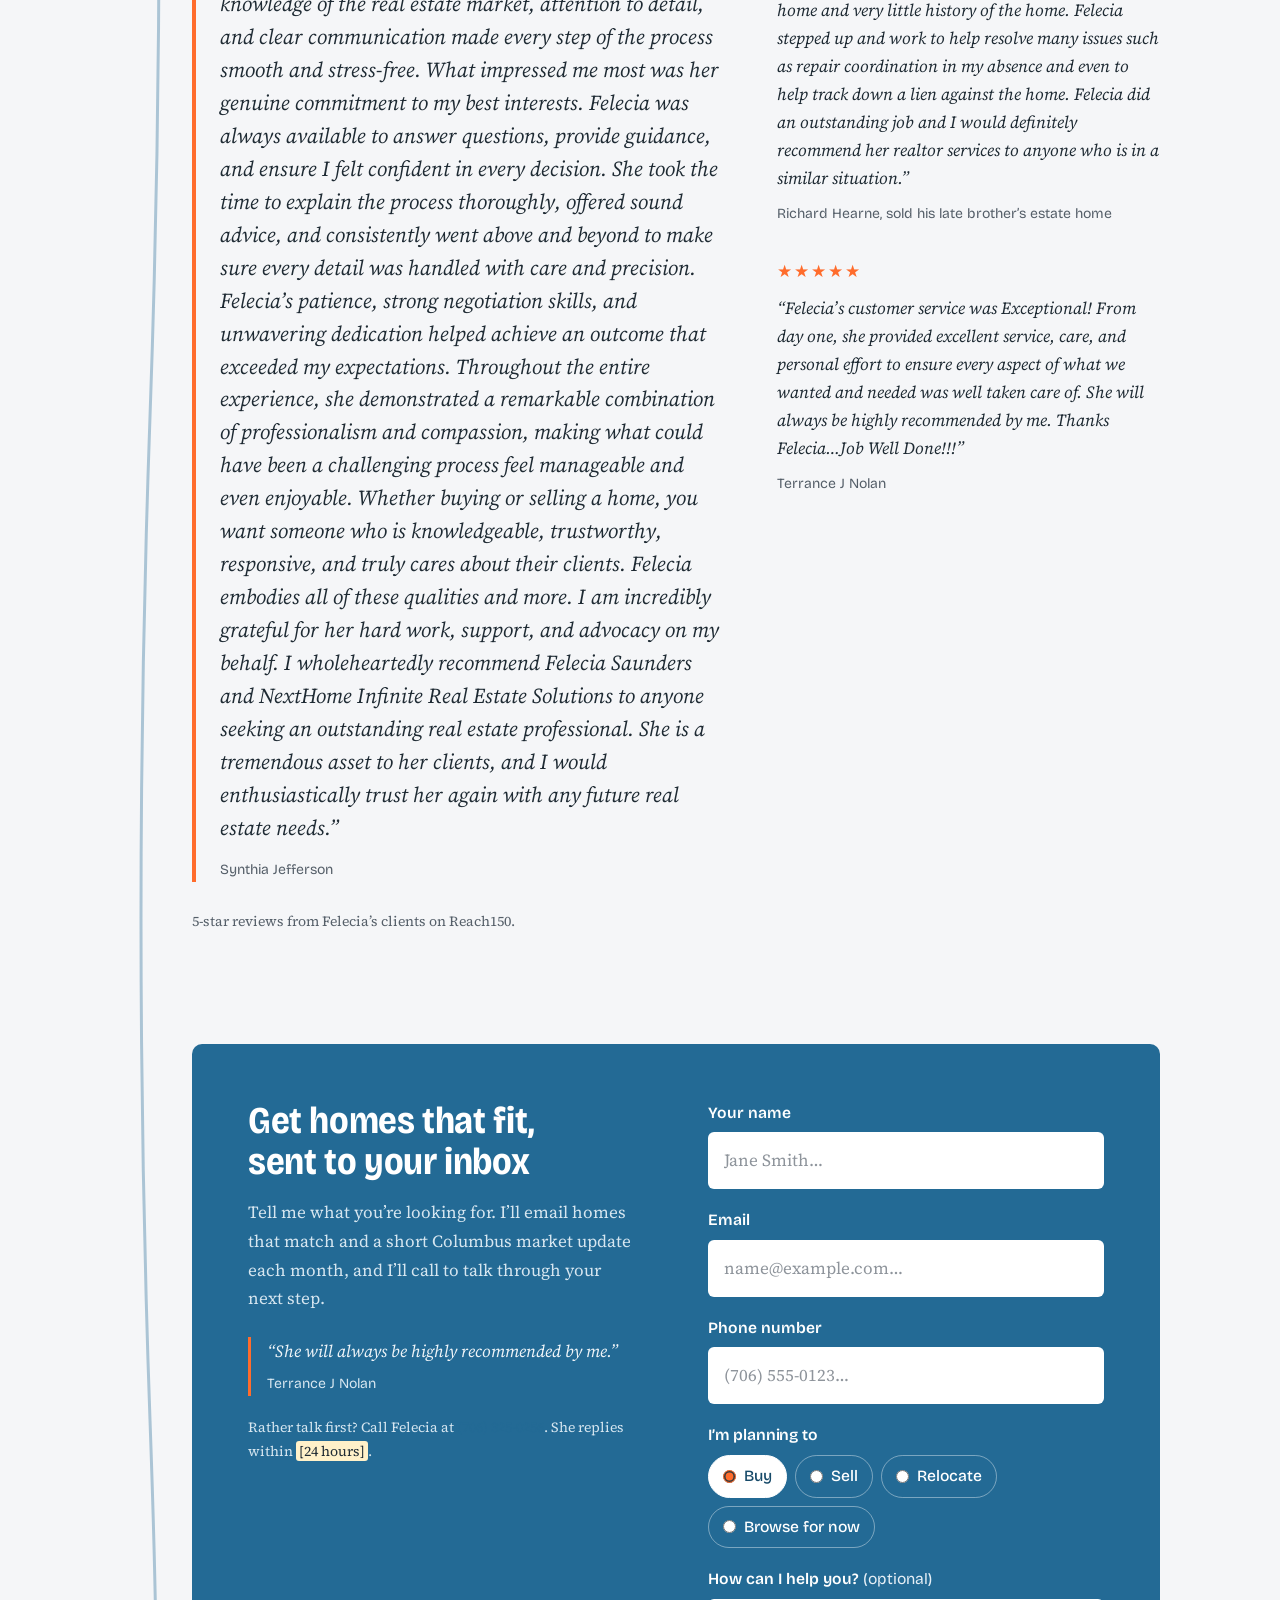
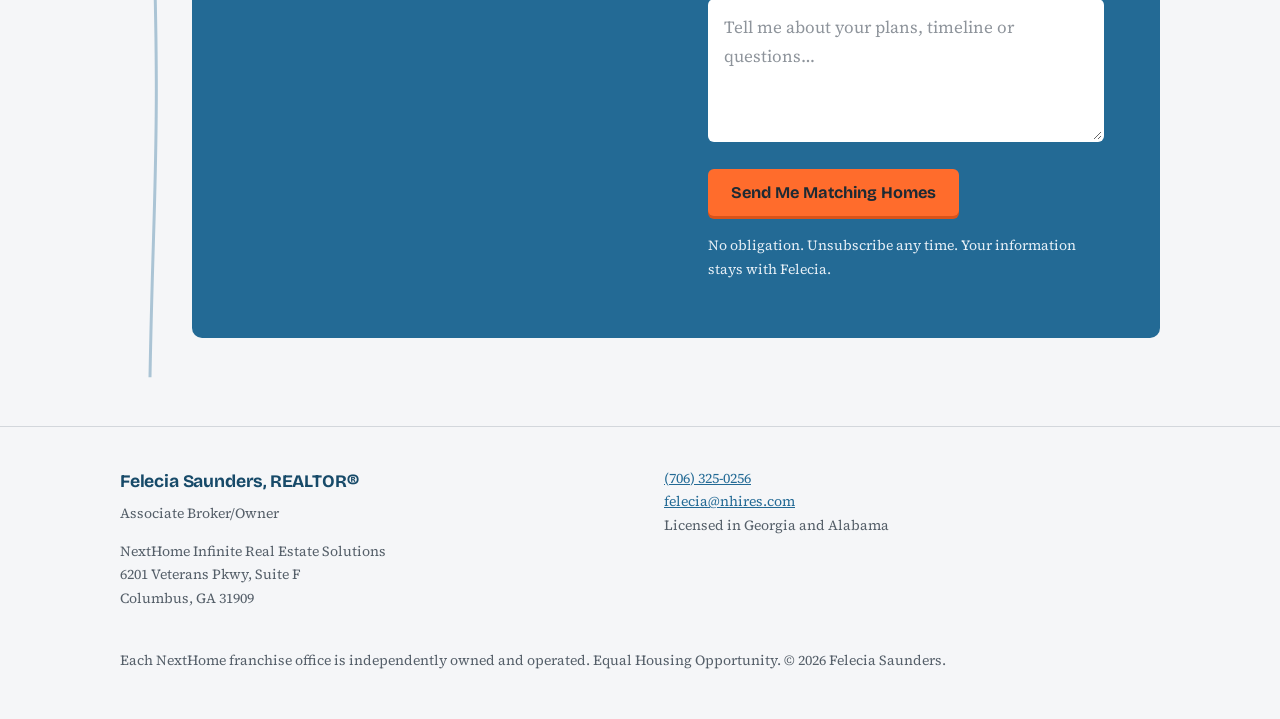
<file: Felecia/skills-version/index.html>
<!doctype html>
<html lang="en">
<head>
<meta charset="utf-8">
<meta name="viewport" content="width=device-width, initial-scale=1">
<meta name="theme-color" content="#F5F6F8">
<title>Felecia Saunders | Columbus, GA Real Estate Broker</title>
<meta name="description" content="Felecia Saunders is the Associate Broker/Owner of NextHome Infinite Real Estate Solutions in Columbus, GA. 20 years helping buyers, sellers and Fort Benning families in Georgia and Alabama. Call (706) 325-0256.">
<link rel="preconnect" href="https://fonts.googleapis.com">
<link rel="preconnect" href="https://fonts.gstatic.com" crossorigin>
<link href="https://fonts.googleapis.com/css2?family=Bricolage+Grotesque:opsz,wdth,wght@12..96,75..100,400..800&family=Source+Serif+4:ital,opsz,wght@0,8..60,400;0,8..60,600;1,8..60,400&display=swap" rel="stylesheet">
<link rel="stylesheet" href="css/styles.css">
<script type="application/ld+json">
{
 "@context": "https://schema.org",
 "@graph": [
  {
   "@type": "RealEstateAgent",
   "@id": "#felecia-saunders",
   "name": "Felecia Saunders, NextHome Infinite Real Estate Solutions",
   "description": "Associate Broker/Owner serving buyers and sellers in Columbus, Georgia, Phenix City, Alabama and the Chattahoochee Valley.",
   "telephone": "+1-706-325-0256",
   "email": "felecia@nhires.com",
   "address": {
    "@type": "PostalAddress",
    "streetAddress": "6201 Veterans Pkwy, Suite F",
    "addressLocality": "Columbus",
    "addressRegion": "GA",
    "postalCode": "31909",
    "addressCountry": "US"
   },
   "areaServed": [
    {
     "@type": "City",
     "name": "Columbus, GA"
    },
    {
     "@type": "City",
     "name": "Phenix City, AL"
    },
    {
     "@type": "Place",
     "name": "Fort Mitchell, AL"
    },
    {
     "@type": "AdministrativeArea",
     "name": "Harris County, GA"
    },
    {
     "@type": "Place",
     "name": "Fortson, GA"
    },
    {
     "@type": "Place",
     "name": "Fort Benning, GA"
    }
   ],
   "slogan": "Committed to Excellence, Driven by Service, and Dedicated to Your Success in Real Estate."
  },
  {
   "@type": "Person",
   "@id": "#felecia",
   "name": "Felecia Saunders",
   "jobTitle": "Associate Broker/Owner",
   "telephone": "+1-706-325-0256",
   "email": "felecia@nhires.com",
   "worksFor": {
    "@id": "#felecia-saunders"
   },
   "knowsAbout": [
    "Home buying",
    "Home selling",
    "Military relocation",
    "VA loans",
    "Estate home sales"
   ]
  }
 ]
}
</script>
</head>
<body>

<a class="skip" href="#main">Skip to content</a>

<header class="top">
  <div class="shell top-inner">
    <a href="#main" class="name" translate="no">Felecia Saunders</a>
    <nav aria-label="Main">
      <a href="#help">How I Help</a>
      <a href="#story">My Story</a>
      <a href="#neighborhoods">Neighborhoods</a>
      <a href="#reviews">Reviews</a>
    </nav>
    <a href="#quick-form" class="btn btn-small">Get the Free Checklist</a>
  </div>
</header>

<main id="main">

  <!-- HERO -->
  <section class="hero shell">
    <div class="hero-text">
      <p class="where">Columbus, Georgia and the Chattahoochee Valley</p>
      <h1>Buy or sell in Columbus with a broker who’s done it for 20 years.</h1>
      <p class="lead">I’m Felecia Saunders, Associate Broker/Owner of <span translate="no">NextHome Infinite Real Estate Solutions</span>, licensed in Georgia and Alabama. My family has deep military roots, and I work with first-time buyers, Fort Benning families and sellers settling an estate.</p>
      <form class="quick" id="quick-form" novalidate>
        <fieldset class="magnet-choice">
          <legend>Pick your free checklist</legend>
          <label><input type="radio" name="magnet" value="buyer" checked> I’m buying</label>
          <label><input type="radio" name="magnet" value="seller"> I’m selling</label>
        </fieldset>
        <p class="magnet-title" id="magnet-title" aria-live="polite">Free: the Columbus Home Buyer’s Checklist</p>
        <ul class="magnet-list" id="magnet-list">
          <li>Every step from pre-approval to keys</li>
          <li>VA loan and PCS timing notes for Fort Benning moves</li>
          <li>Questions to ask before you make an offer</li>
        </ul>
        <label for="quick-email">Email address</label>
        <div class="quick-row">
          <input id="quick-email" name="email" type="email" inputmode="email" autocomplete="email" spellcheck="false" placeholder="name@example.com…" required aria-describedby="quick-error">
          <button class="btn" type="submit" id="quick-btn">Send Me the Buyer’s Checklist</button>
        </div>
        <p class="error" id="quick-error" aria-live="polite" hidden>Enter an email address like name@example.com.</p>
        <p class="small quick-note" id="quick-note">You’ll also get new listings that match. Unsubscribe any time.</p>
      </form>
      <div class="quick-done" id="quick-done" role="status" aria-live="polite" hidden tabindex="-1">
        <p><b>Check your inbox.</b> Your checklist is on its way. For listings that match exactly, <a href="#join" id="quick-more">tell Felecia what you’re looking for</a>.</p>
      </div>
      <p class="seller-link">Selling a home: <a href="#join" data-goal="sell" class="link">get a free value estimate based on recent sales near you</a></p>
    </div>
    <figure class="house">
      <div class="house-photo">
        <img src="images/felecia-headshot.jpg" width="800" height="949" alt="Felecia Saunders, smiling, in an orange blazer" fetchpriority="high">
      </div>
      <figcaption>Felecia Saunders, Associate Broker/Owner</figcaption>
    </figure>
  </section>

  <!-- RIVERWALK: everything below sits along the river line -->
  <div class="riverwalk">
    <svg class="river" aria-hidden="true" viewBox="0 0 60 1000" preserveAspectRatio="none">
      <path d="M30 0 C 42 60, 18 120, 30 180 S 42 300, 30 360 S 18 480, 30 540 S 42 660, 30 720 S 18 840, 30 900 S 34 960, 30 1000"
            vector-effect="non-scaling-stroke"/>
    </svg>

    <!-- HOW I HELP -->
    <section id="help" class="stop shell">
      <h2>How I help</h2>
      <p class="intro">Pick the situation that sounds like yours.</p>

      <div class="rows">
        <article class="row">
          <h3>Buying a home</h3>
          <div>
            <p>Tell me your budget, commute, schools and must-haves, and I’ll send homes that fit. When you find the one, I’ll write the offer, negotiate it and stay with you through inspection, appraisal and closing.</p>
            <p class="small">A good fit for first-time buyers and anyone using a Federal Housing Administration (FHA) or Veterans Affairs (VA) loan.</p>
            <a href="#join" data-goal="buy" class="link row-cta">Send Me Homes That Fit</a>
          </div>
        </article>
        <article class="row">
          <h3>Selling your home</h3>
          <div>
            <p>You’ll get a free value estimate based on recent sales near you, a pricing plan and a short list of what’s worth fixing first. Then I market the home with professional photos and negotiate every offer.</p>
            <p class="proof">“Felecia’s patience, strong negotiation skills, and unwavering dedication helped achieve an outcome that exceeded my expectations.” <span>Synthia Jefferson</span></p>
            <a href="#join" data-goal="sell" class="link row-cta">Get My Free Home Value</a>
          </div>
        </article>
        <article class="row">
          <h3>Moving to Columbus</h3>
          <div>
            <p>If you’re relocating for Fort Benning, a new job or family, I’ll tour neighborhoods and homes with you by video while you’re still out of town, and connect you with lenders and inspectors I trust.</p>
            <p class="small">On permanent change of station (PCS) orders? Send me your report date and we’ll plan backward from it.</p>
            <a href="#join" data-goal="relocate" class="link row-cta">Help Me Plan My Move</a>
          </div>
        </article>
        <article class="row">
          <h3>Selling an inherited or estate home</h3>
          <div>
            <p>Handling a loved one’s home from another state is hard. I coordinate repairs and access while you’re away and help clear issues like liens before closing.</p>
            <p class="proof">“Felecia did an outstanding job and I would definitely recommend her realtor services to anyone who is in a similar situation.” <span>Richard Hearne</span></p>
            <a href="#join" data-goal="sell" class="link row-cta">Talk to Felecia About an Estate Sale</a>
          </div>
        </article>
      </div>
    </section>

    <!-- MY STORY -->
    <section id="story" class="stop shell">
      <h2>My story</h2>
      <div class="story">
        <div class="story-text">
          <p>Hello, my name is Felecia Saunders, and I am a licensed Real Estate Broker serving clients throughout Georgia and Alabama. My approach to real estate is built on the core principles of communication, dedication, commitment, and trust. I believe every real estate transaction should be centered around the client’s goals and satisfaction, whether they are buying, selling, or investing in property.</p>
          <p>With 28 years of experience working for a Fortune 500 company and 20 years as a real estate professional, I bring a strong foundation of professionalism, customer service, and problem-solving to every transaction. My mission is to educate, guide, and advocate for my clients while providing exceptional service throughout the entire real estate process.</p>
          <p>My family’s deep military roots have given me the privilege of connecting with and serving people from diverse backgrounds and walks of life. This experience has strengthened my understanding of the unique needs of military families, relocations, and life transitions.</p>
          <p>Being entrusted as your Realtor is a responsibility I do not take lightly. I am committed to earning your trust, protecting your interests, and helping you achieve your real estate goals with confidence. Whether you are purchasing your first home, selling a property, expanding your investment portfolio, or relocating, I am dedicated to providing the highest level of service and expertise.</p>
          <p>I look forward to the opportunity to work for you and to be your trusted advocate for all your real estate needs.</p>
          <p class="motto">“Committed to Excellence, Driven by Service, and Dedicated to Your Success in Real Estate.”</p>

          <dl class="numbers">
            <div><dt>Years in real estate</dt><dd>20</dd></div>
            <div><dt>Years with a Fortune 500 company</dt><dd>28</dd></div>
          </dl>
        </div>

        <ol class="timeline" aria-label="Career timeline">
          <li><span class="year ph">[Year]</span><p>Earned her real estate license</p></li>
          <li><span class="year ph">[Year]</span><p>Earned her associate broker license</p></li>
          <li><span class="year">February 2021</span><p>Became owner of <span translate="no">NextHome Infinite Real Estate Solutions</span></p></li>
          <li><span class="year">Today</span><p>Licensed in Georgia and Alabama, helping buyers and sellers across the Chattahoochee Valley</p></li>
        </ol>
      </div>
    </section>

    <!-- NEIGHBORHOODS -->
    <section id="neighborhoods" class="stop shell">
      <h2>Neighborhoods I know well</h2>
      <p class="intro">If you haven’t picked an area yet, start with these seven.</p>
      <ul class="hoods">
        <li><b>Uptown and the Historic District</b><span>Walkable living near the Riverwalk and Broadway</span></li>
        <li><b>Midtown</b><span>Tree-lined streets and classic older homes</span></li>
        <li><b>North Columbus</b><span>Newer subdivisions close to shopping and schools</span></li>
        <li><b>Harris County and Fortson</b><span>More land, lake access and room to spread out</span></li>
        <li><b>Phenix City, Alabama</b><span>Across the river, with its own price range and taxes</span></li>
        <li><b>Near Fort Benning</b><span>Short commutes for military families</span></li>
        <li><b>Fort Mitchell, Alabama</b><span>Quiet, rural living south of Phenix City, close to Fort Benning</span></li>
      </ul>
    </section>

    <!-- REVIEWS -->
    <section id="reviews" class="stop shell">
      <h2>Five-star reviews from buyers and sellers</h2>
      <div class="quotes">
        <figure class="quote quote-lead">
          <div class="stars" role="img" aria-label="5 out of 5 stars">★★★★★</div>
          <blockquote>“I cannot recommend Felecia Saunders of NextHome Infinite Real Estate Solutions highly enough. From the very beginning, Felecia demonstrated exceptional professionalism, integrity, expertise, and dedication. Her knowledge of the real estate market, attention to detail, and clear communication made every step of the process smooth and stress-free. What impressed me most was her genuine commitment to my best interests. Felecia was always available to answer questions, provide guidance, and ensure I felt confident in every decision. She took the time to explain the process thoroughly, offered sound advice, and consistently went above and beyond to make sure every detail was handled with care and precision. Felecia’s patience, strong negotiation skills, and unwavering dedication helped achieve an outcome that exceeded my expectations. Throughout the entire experience, she demonstrated a remarkable combination of professionalism and compassion, making what could have been a challenging process feel manageable and even enjoyable. Whether buying or selling a home, you want someone who is knowledgeable, trustworthy, responsive, and truly cares about their clients. Felecia embodies all of these qualities and more. I am incredibly grateful for her hard work, support, and advocacy on my behalf. I wholeheartedly recommend Felecia Saunders and NextHome Infinite Real Estate Solutions to anyone seeking an outstanding real estate professional. She is a tremendous asset to her clients, and I would enthusiastically trust her again with any future real estate needs.”</blockquote>
          <figcaption>Synthia Jefferson</figcaption>
        </figure>
        <figure class="quote">
          <div class="stars" role="img" aria-label="5 out of 5 stars">★★★★★</div>
          <blockquote>“Felecia recently assisted me in the sale of my late brother’s estate home. Estate home sales are very difficult when the executor is unaware of all the detailed history of the home. This was a difficult home sale due to my residence outside the state of the home and very little history of the home. Felecia stepped up and work to help resolve many issues such as repair coordination in my absence and even to help track down a lien against the home. Felecia did an outstanding job and I would definitely recommend her realtor services to anyone who is in a similar situation.”</blockquote>
          <figcaption>Richard Hearne, sold his late brother’s estate home</figcaption>
        </figure>
        <figure class="quote">
          <div class="stars" role="img" aria-label="5 out of 5 stars">★★★★★</div>
          <blockquote>“Felecia’s customer service was Exceptional! From day one, she provided excellent service, care, and personal effort to ensure every aspect of what we wanted and needed was well taken care of. She will always be highly recommended by me. Thanks Felecia…Job Well Done!!!”</blockquote>
          <figcaption>Terrance J Nolan</figcaption>
        </figure>
      </div>
      <p class="small review-source">5-star reviews from Felecia’s clients on Reach150.</p>
    </section>

    <!-- JOIN -->
    <section id="join" class="stop stop-last shell">
      <div class="join">
        <div class="join-text">
          <h2 id="join-title">Get homes that fit, sent to your inbox</h2>
          <p id="join-intro">Tell me what you’re looking for. I’ll email homes that match and a short Columbus market update each month, and I’ll call to talk through your next step.</p>
          <blockquote class="join-quote">“She will always be highly recommended by me.”<cite>Terrance J Nolan</cite></blockquote>
          <p class="join-call">Rather talk first? Call Felecia at <a href="tel:+17063250256">(706)&nbsp;325-0256</a>. She replies within <span class="ph">[24 hours]</span>.</p>
        </div>

        <form id="join-form" class="join-form" novalidate>
          <div class="field">
            <label for="name">Your name</label>
            <input id="name" name="name" autocomplete="name" placeholder="Jane Smith…" required>
          </div>
          <div class="field">
            <label for="email">Email</label>
            <input id="email" name="email" type="email" inputmode="email" autocomplete="email" spellcheck="false" placeholder="name@example.com…" required aria-describedby="email-error">
            <p class="error" id="email-error" aria-live="polite" hidden>Enter an email address like name@example.com.</p>
          </div>
          <div class="field">
            <label for="phone">Phone number</label>
            <input id="phone" name="phone" type="tel" inputmode="tel" autocomplete="tel" placeholder="(706) 555-0123…" required aria-describedby="phone-error">
            <p class="error" id="phone-error" aria-live="polite" hidden>Enter a 10-digit phone number, like (706) 555-0123.</p>
          </div>
          <fieldset class="field">
            <legend>I’m planning to</legend>
            <div class="choices">
              <label><input type="radio" name="goal" value="buy" checked> Buy</label>
              <label><input type="radio" name="goal" value="sell"> Sell</label>
              <label><input type="radio" name="goal" value="relocate"> Relocate</label>
              <label><input type="radio" name="goal" value="browse"> Browse for now</label>
            </div>
          </fieldset>
          <div class="field">
            <label for="message">How can I help you? <span class="optional">(optional)</span></label>
            <textarea id="message" name="message" rows="4" placeholder="Tell me about your plans, timeline or questions…"></textarea>
          </div>
          <button class="btn" type="submit" id="join-btn">Send Me Matching Homes</button>
          <p class="small">No obligation. Unsubscribe any time. Your information stays with Felecia.</p>
        </form>

        <div class="joined" id="joined" role="status" aria-live="polite" hidden tabindex="-1">
          <h3>You’re on the list.</h3>
          <p>Felecia will email you homes that fit what you’re looking for and call you to talk through next steps.</p>
        </div>
      </div>
    </section>
  </div>
</main>

<footer class="foot">
  <div class="shell foot-inner">
    <div>
      <p class="foot-name">Felecia Saunders, REALTOR®</p>
      <p>Associate Broker/Owner</p>
      <p><span translate="no">NextHome Infinite Real Estate Solutions</span><br>6201 Veterans Pkwy, Suite F<br>Columbus, GA 31909</p>
    </div>
    <div>
      <p><a href="tel:+17063250256">(706)&nbsp;325-0256</a><br><a href="mailto:felecia@nhires.com">felecia@nhires.com</a><br>Licensed in Georgia and Alabama</p>
    </div>
    <p class="legal">Each NextHome franchise office is independently owned and operated. Equal Housing Opportunity. © <span id="year"></span> Felecia Saunders.</p>
  </div>
</footer>

<script src="js/main.js"></script>
</body>
</html>
</file>
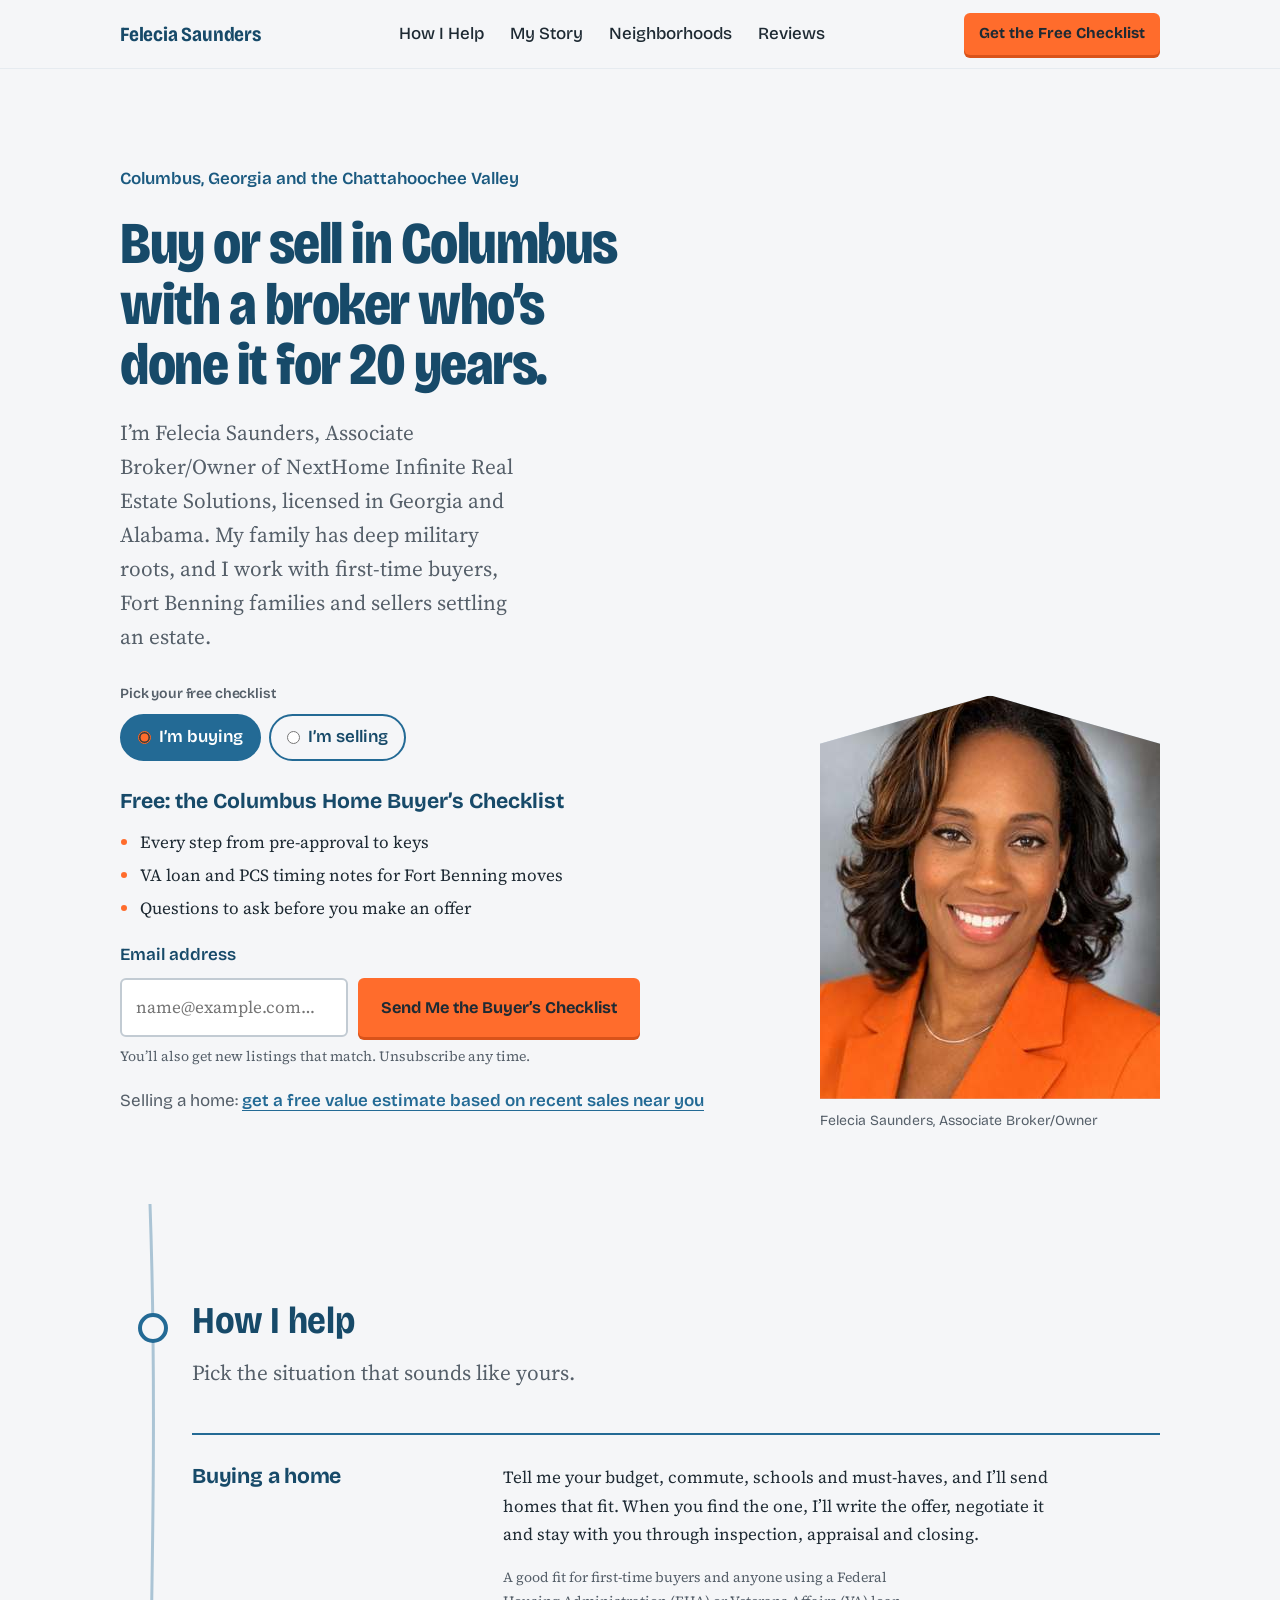
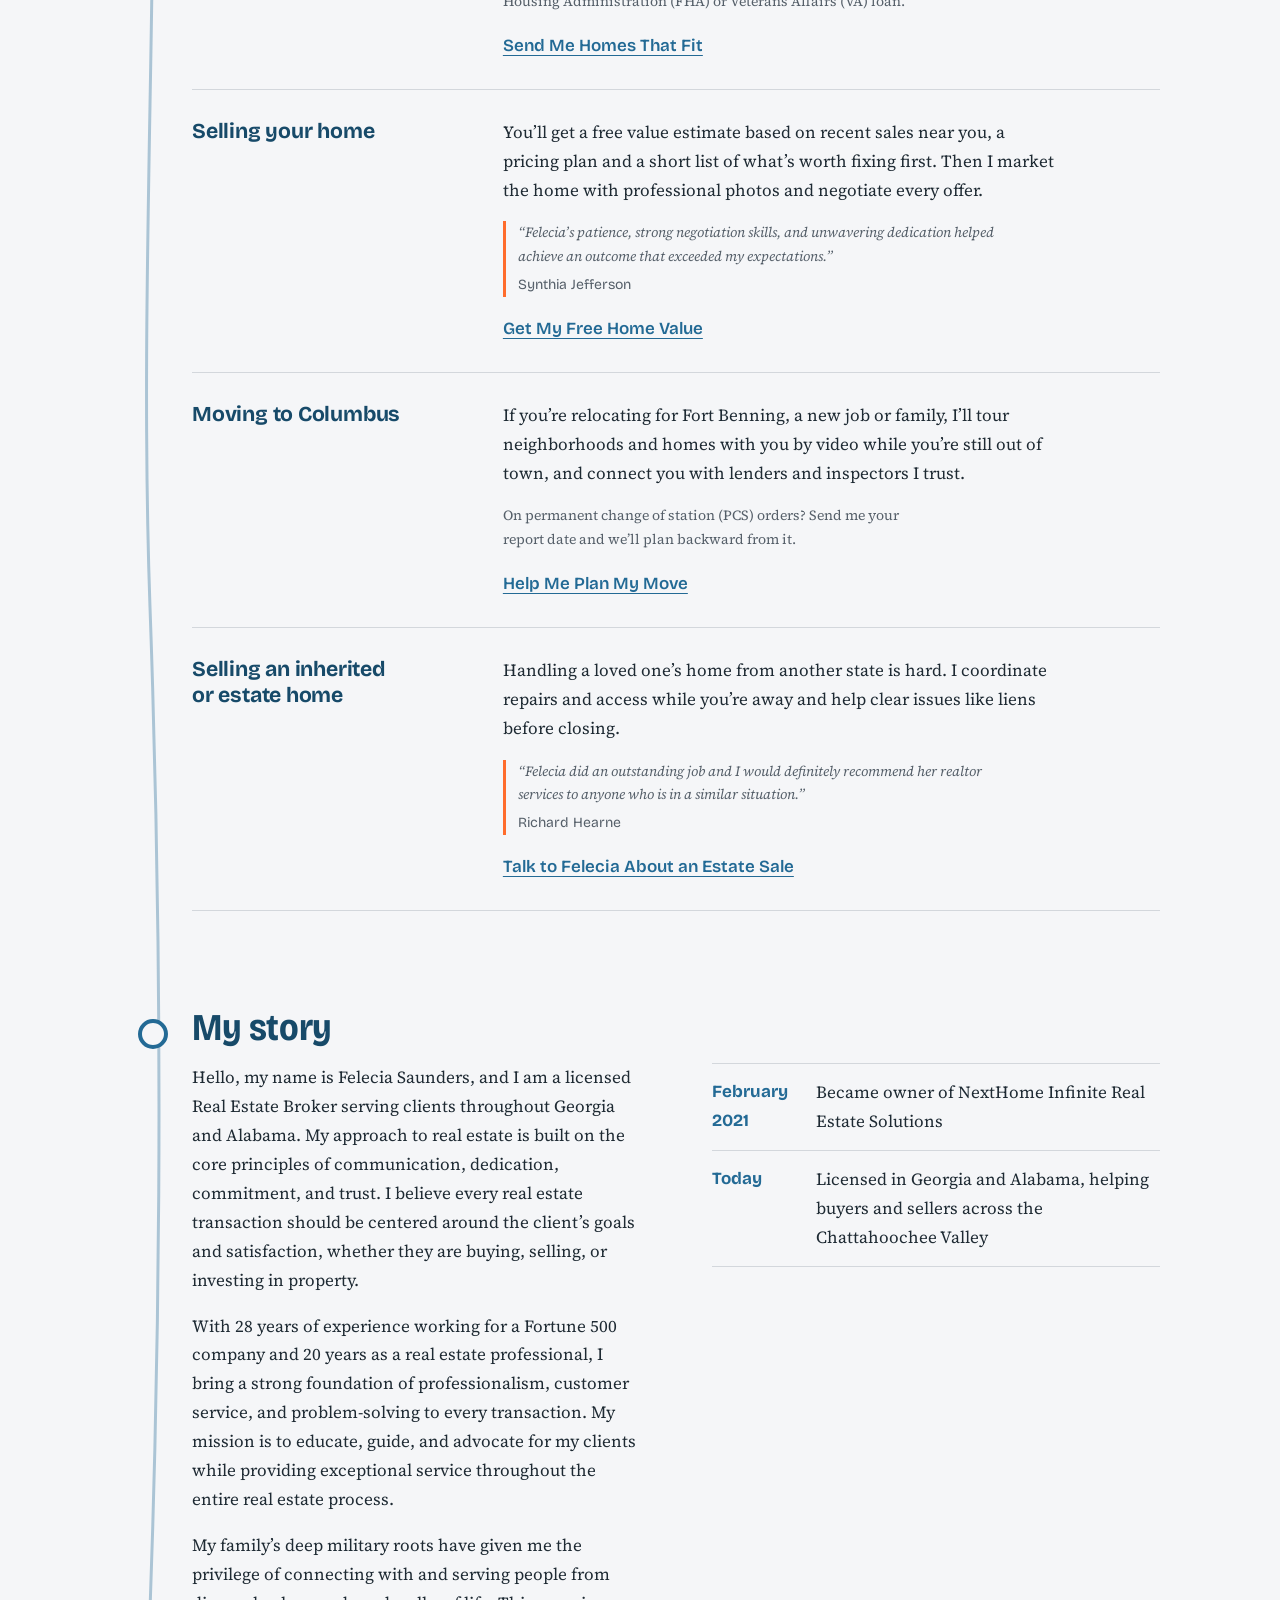
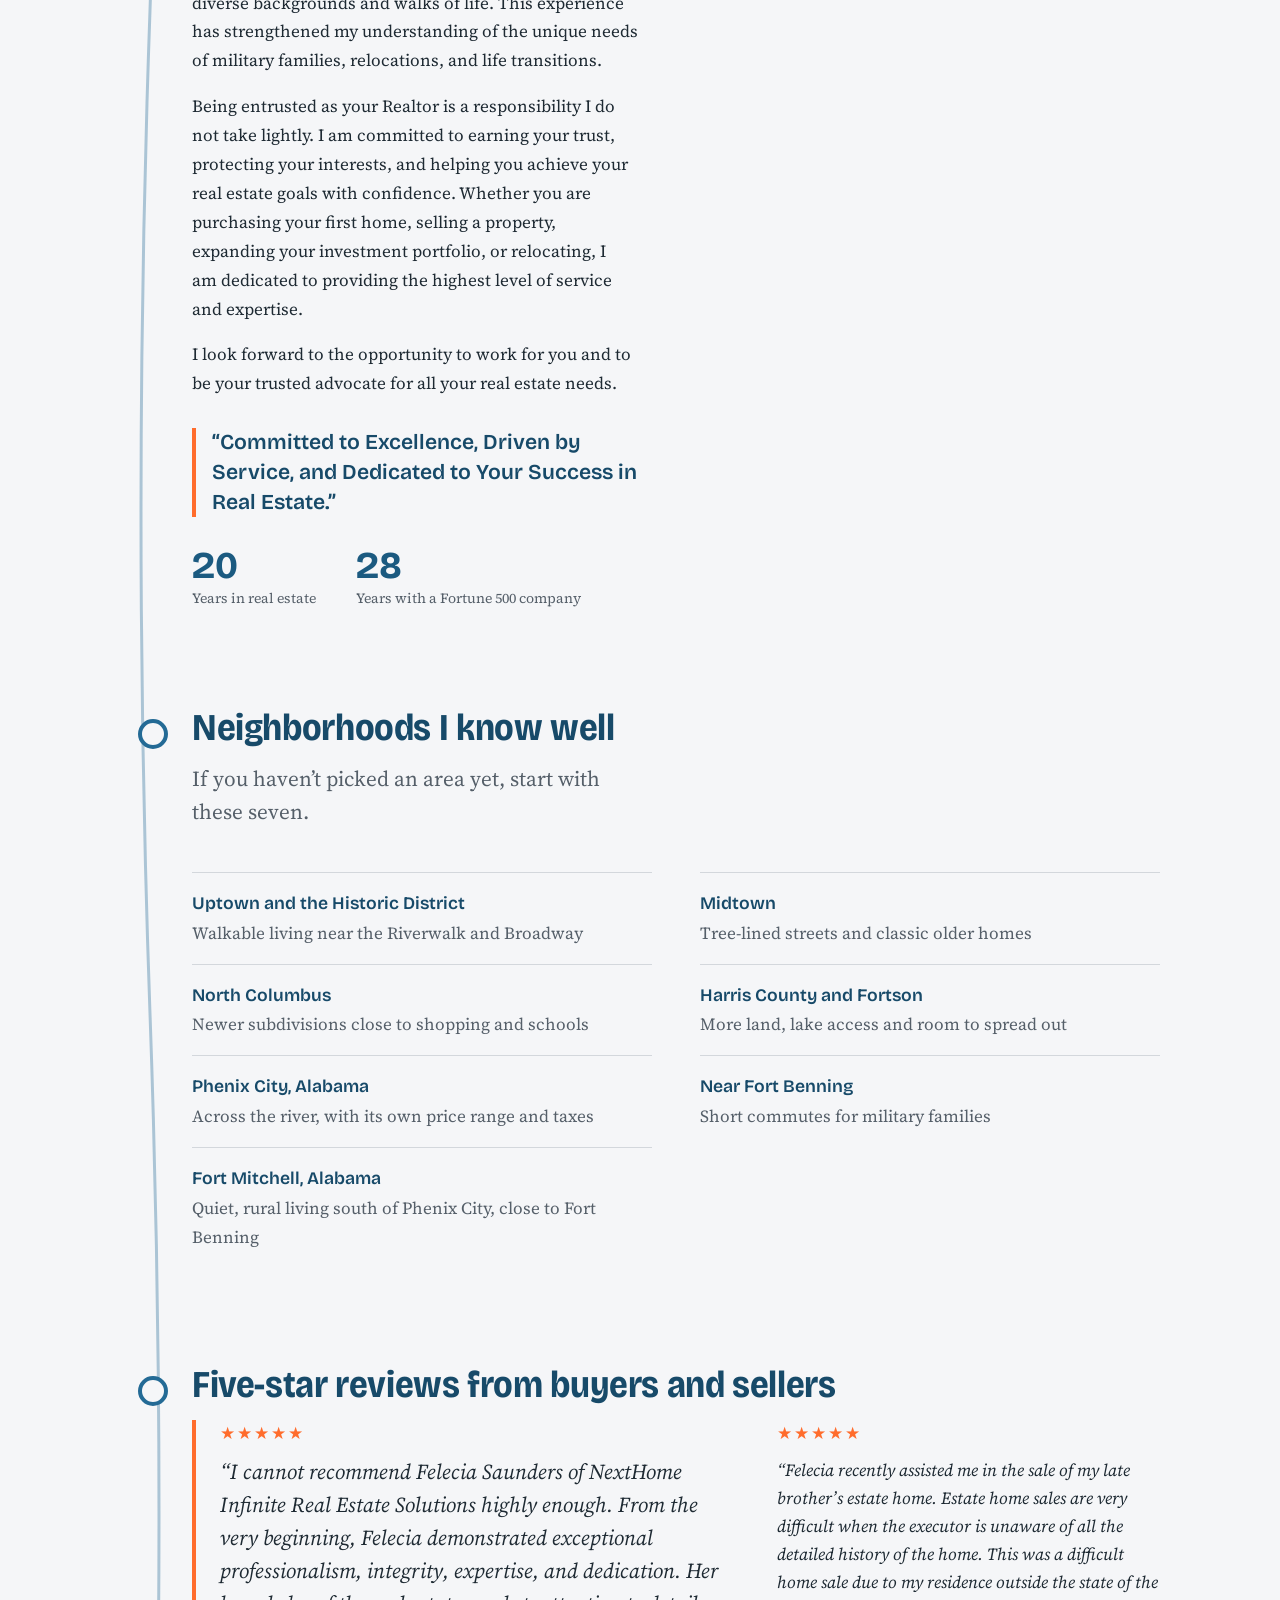
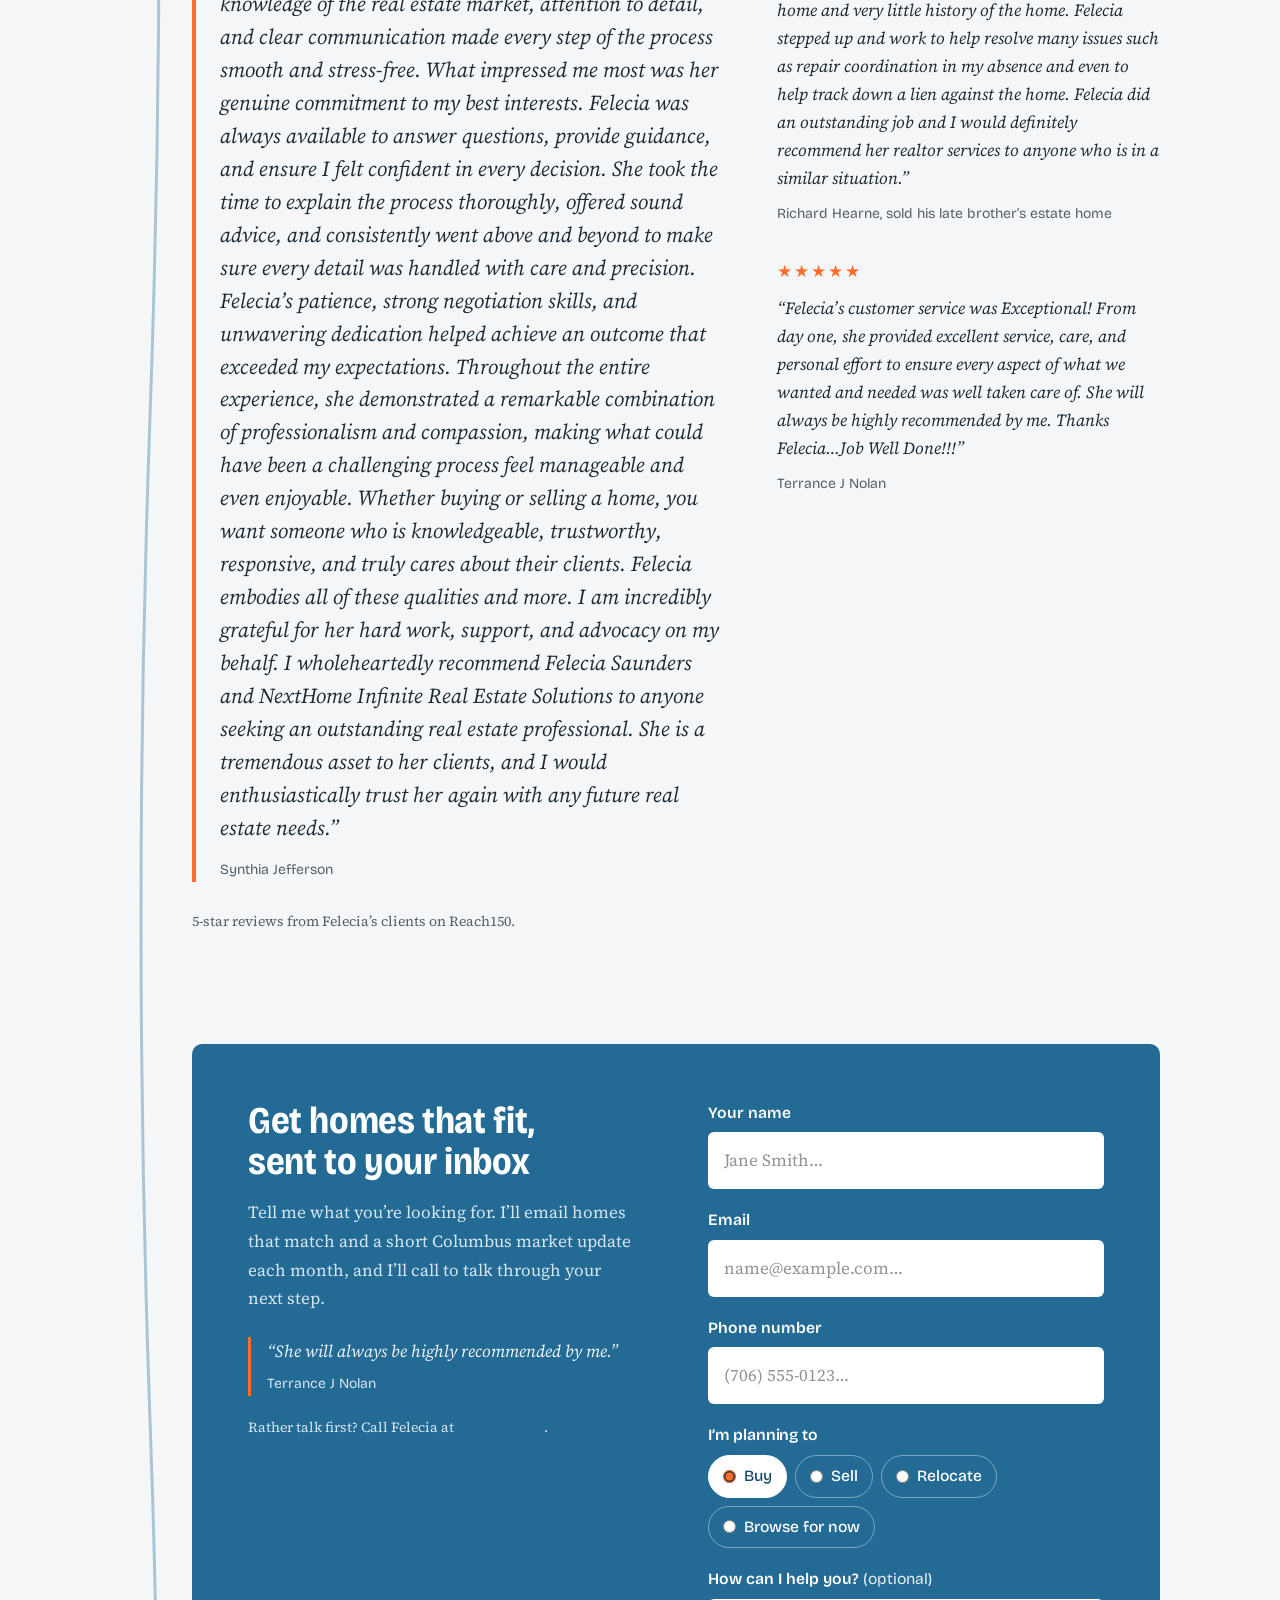
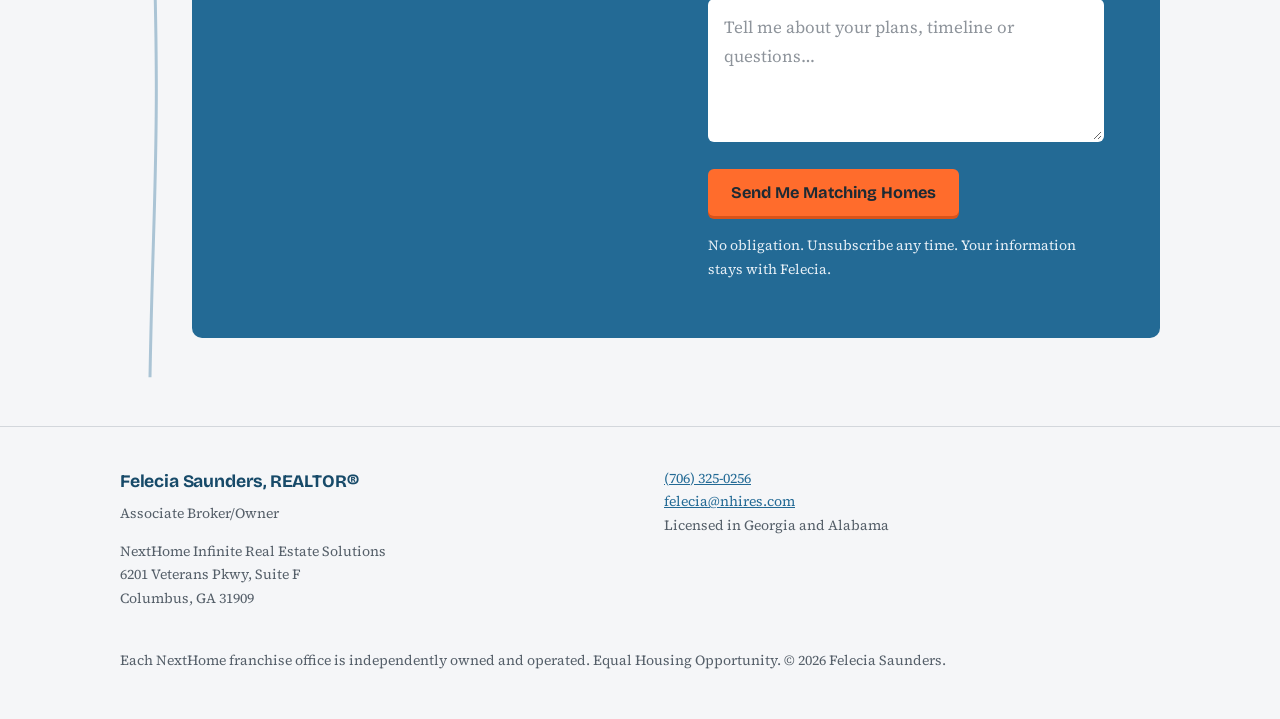
<file: live-site/src/index.html>
<!doctype html>
<html lang="en">
<head>
<meta charset="utf-8">
<meta name="viewport" content="width=device-width, initial-scale=1">
<meta name="theme-color" content="#F5F6F8">
<link rel="canonical" href="https://feleciasaunders.com/">
<title>Felecia Saunders | Columbus, GA Real Estate Broker</title>
<meta name="description" content="Felecia Saunders is the Associate Broker/Owner of NextHome Infinite Real Estate Solutions in Columbus, GA. 20 years helping buyers, sellers and Fort Benning families in Georgia and Alabama. Call (706) 325-0256.">
<link rel="preconnect" href="https://fonts.googleapis.com">
<link rel="preconnect" href="https://fonts.gstatic.com" crossorigin>
<link href="https://fonts.googleapis.com/css2?family=Bricolage+Grotesque:opsz,wdth,wght@12..96,75..100,400..800&family=Source+Serif+4:ital,opsz,wght@0,8..60,400;0,8..60,600;1,8..60,400&display=swap" rel="stylesheet">
<style>:root{--river:#236A95;--river-deep:#174A69;--mist:#F5F6F8;--mist-2:#E6EBF0;--leaf:#1B5A80;--sun:#FF6C2C;--sun-deep:#D9531A;--ink:#1E2A33;--soft:#555F69;--gray:#959499;--display:"Bricolage Grotesque","Trebuchet MS",sans-serif;--body:"Source Serif 4",Georgia,serif;--s-1:.875rem;--s0:1.0625rem;--s1:1.33rem;--s2:1.77rem;--s3:2.36rem;--s4:3.15rem;--gutter:clamp(16px,4vw,40px);--river-col:72px}*{box-sizing:border-box}html{scroll-behavior:smooth;scroll-padding-top:84px;-webkit-tap-highlight-color:rgba(35,106,149,.15)}a,button,input,label{touch-action:manipulation}@media (prefers-reduced-motion:reduce){html{scroll-behavior:auto}}body{margin:0;background:var(--mist);color:var(--ink);font-family:var(--body);font-size:var(--s0);line-height:1.7;-webkit-font-smoothing:antialiased}h1,h2,h3{text-wrap:balance}p{text-wrap:pretty}h1,h2,h3,legend,.name,.foot-name{font-family:var(--display);color:var(--river-deep);font-weight:700;letter-spacing:-.01em}h1{font-size:clamp(2.3rem,5vw,3.7rem);line-height:1.02;margin:0 0 .35em;font-variation-settings:"wdth" 82;font-weight:800;letter-spacing:-.025em}h2{font-size:clamp(var(--s2),3.6vw,var(--s3));line-height:1.1;margin:0 0 .4em;font-variation-settings:"wdth" 88}h3{font-size:var(--s1);line-height:1.25;margin:0 0 .3em}p{margin:0 0 1em;max-width:62ch}a{color:var(--river)}:focus-visible{outline:3px solid var(--sun);outline-offset:3px;border-radius:4px}.shell{max-width:1120px;margin:0 auto;padding-left:var(--gutter);padding-right:var(--gutter)}.small{font-size:var(--s-1);color:var(--soft)}.ph{background:#FFF1C9;border-radius:3px;box-decoration-break:clone;-webkit-box-decoration-break:clone;padding:0 .2em}.skip{position:absolute;left:-999px;top:8px;background:var(--ink);color:#fff;padding:8px 14px;z-index:99}.skip:focus{left:8px}.btn{display:inline-block;font-family:var(--display);font-weight:700;font-size:1.02rem;background:var(--sun);color:var(--ink);text-decoration:none;border:0;cursor:pointer;padding:.85em 1.4em;border-radius:6px;box-shadow:0 3px 0 var(--sun-deep);transition:transform .12s,box-shadow .12s}.btn:hover{background:#FF8247;box-shadow:0 4px 0 var(--sun-deep)}.btn:active{transform:translateY(3px);box-shadow:0 0 0 var(--sun-deep)}.btn-small{padding:.55em 1em;font-size:.95rem}.link{font-family:var(--display);font-weight:600;color:var(--river);text-underline-offset:4px;text-decoration-thickness:1px}.link:hover{color:var(--river-deep);text-decoration-thickness:3px}.top{position:sticky;top:0;z-index:10;background:rgba(245,246,248,.92);backdrop-filter:blur(6px);border-bottom:1px solid var(--mist-2)}.top-inner{display:flex;align-items:center;justify-content:space-between;gap:24px;height:68px}.name{font-size:1.25rem;text-decoration:none;font-variation-settings:"wdth" 85}.top nav{display:flex;gap:26px}.top nav a{font-family:var(--display);font-weight:500;color:var(--ink);text-decoration:none}.top nav a:hover{color:var(--river);text-decoration:underline;text-underline-offset:5px}@media (max-width:880px){.top nav{display:none}}.hero{display:grid;grid-template-columns:1.25fr .75fr;gap:clamp(32px,6vw,80px);align-items:end;padding-top:clamp(48px,8vw,96px);padding-bottom:clamp(40px,6vw,72px)}.where{font-family:var(--display);font-weight:600;color:var(--leaf);margin-bottom:1.2em}.lead{font-size:var(--s1);line-height:1.6;color:var(--soft);max-width:36ch}.actions{display:flex;align-items:center;gap:28px;flex-wrap:wrap;margin-top:32px}.house{margin:0;width:100%;max-width:340px;justify-self:end}.house-photo{aspect-ratio:800/949;max-width:100%;background:var(--mist-2);clip-path:polygon(50% 0,100% 12%,100% 100%,0 100%,0 12%);display:flex;align-items:center;justify-content:center;background-image:linear-gradient(180deg,#D6E4EE,#B9CDDC)}.house-photo img{display:block;width:100%;height:100%;object-fit:contain;object-position:50% 100%}.house-photo span{font-family:var(--display);color:var(--river-deep);background:rgba(255,255,255,.75);padding:8px 14px;border-radius:4px;margin-top:20%}.house figcaption{font-family:var(--display);font-size:var(--s-1);color:var(--soft);margin-top:10px}@media (max-width:820px){.hero{grid-template-columns:1fr}.house{max-width:300px;order:-1}}.riverwalk{position:relative;padding-bottom:40px}.river{position:absolute;top:0;bottom:0;height:100%;width:60px;left:calc(max((100% - 1120px)/2,0px) + var(--gutter));fill:none;stroke:var(--river);stroke-width:3;opacity:.35}.stop{position:relative;padding-top:clamp(56px,8vw,96px);padding-left:calc(var(--gutter) + var(--river-col))}.stop>h2::before{content:"";position:absolute;left:calc(var(--gutter) + 18px);margin-top:.32em;width:22px;height:22px;border-radius:50%;background:var(--mist);border:4px solid var(--river)}.intro{color:var(--soft);font-size:var(--s1);line-height:1.55;max-width:44ch;margin-bottom:2em}@media (max-width:700px){.river{display:none}.stop{padding-left:var(--gutter)}.stop>h2::before{display:none}}.rows{border-top:2px solid var(--river)}.row{display:grid;grid-template-columns:minmax(180px,.4fr) 1fr;gap:clamp(16px,4vw,48px);padding:28px 0;border-bottom:1px solid #D3D7DC}.row p:last-child{margin-bottom:0}@media (max-width:640px){.row{grid-template-columns:1fr;gap:6px}}.story{display:grid;grid-template-columns:1fr 1fr;gap:clamp(32px,6vw,72px);align-items:start}.numbers{display:flex;flex-wrap:wrap;gap:16px 40px;margin:28px 0 0}.numbers div{display:flex;flex-direction:column-reverse}.numbers dt{font-size:var(--s-1);color:var(--soft)}.numbers dd{font-variant-numeric:tabular-nums;margin:0;font-family:var(--display);font-weight:700;font-size:var(--s3);line-height:1.1;color:var(--leaf)}.motto{font-family:var(--display);font-weight:600;font-size:var(--s1);line-height:1.4;color:var(--river-deep);border-left:4px solid var(--sun);padding-left:16px;margin-top:1.4em}.timeline{list-style:none;margin:0;padding:0}.timeline li{display:grid;grid-template-columns:5.5rem 1fr;gap:16px;padding:14px 0;border-top:1px solid #D3D7DC}.timeline li:last-child{border-bottom:1px solid #D3D7DC}.timeline .year{font-family:var(--display);font-weight:700;color:var(--river)}.timeline p{margin:0}@media (max-width:820px){.story{grid-template-columns:1fr}}.hoods{list-style:none;margin:0;padding:0;display:grid;grid-template-columns:repeat(2,1fr);column-gap:48px}.hoods li{min-width:0;overflow-wrap:anywhere;padding:16px 0;border-top:1px solid #D3D7DC;display:flex;flex-direction:column}.hoods b{font-family:var(--display);font-weight:600;font-size:1.1rem;color:var(--river-deep)}.hoods span{color:var(--soft)}@media (max-width:640px){.hoods{grid-template-columns:1fr}}.quotes{display:grid;grid-template-columns:1.4fr 1fr;grid-template-rows:auto 1fr;gap:32px 48px;align-items:start}.stars{color:var(--sun);letter-spacing:2px;font-size:1.05rem;margin-bottom:.4em}.review-source{margin-top:28px}.quote{margin:0}.quote blockquote{margin:0 0 .6em;font-style:italic;font-size:var(--s0);line-height:1.65}.quote-lead{grid-row:span 2;border-left:4px solid var(--sun);padding-left:24px}.quote-lead blockquote{font-size:var(--s1);line-height:1.55}.quote figcaption{font-family:var(--display);font-size:var(--s-1);color:var(--soft)}@media (max-width:760px){.quotes{grid-template-columns:1fr}.quote-lead{grid-row:auto}}.join{display:grid;grid-template-columns:1fr 1fr;gap:clamp(28px,5vw,64px);background:var(--river);color:#EEF4F8;border-radius:10px;padding:clamp(28px,5vw,56px)}.join h2{color:#fff}.join-text p{color:#D6E6F0}.join-form{display:grid;gap:18px}.field{margin:0;border:0;padding:0}.join label,.join legend{display:block;font-family:var(--display);font-weight:600;color:#fff;margin-bottom:6px;font-size:.98rem;padding:0}.join input[type=text],.join input:not([type]),.join input[type=email]{width:100%;font:inherit;font-family:var(--body);padding:12px 14px;border-radius:6px;border:2px solid transparent;background:#fff;color:var(--ink)}.join textarea{width:100%;font:inherit;font-family:var(--body);padding:12px 14px;border-radius:6px;border:2px solid transparent;background:#fff;color:var(--ink);resize:vertical;min-height:110px}.join textarea:focus-visible{outline:3px solid var(--sun);outline-offset:1px}.join textarea::placeholder{color:#8E949B}.optional{font-weight:400;color:#E6EFF6}.join input[type=tel]{width:100%;font:inherit;font-family:var(--body);padding:12px 14px;border-radius:6px;border:2px solid transparent;background:#fff;color:var(--ink)}.join input::placeholder{color:#8E949B}.choices label:focus-within{outline:3px solid var(--sun);outline-offset:2px}.join input:focus-visible{outline:3px solid var(--sun);outline-offset:1px}.join input[aria-invalid=true]{border-color:#FFB89A}.error{color:#FFE0D1;font-size:var(--s-1);margin:6px 0 0}.choices{display:flex;flex-wrap:wrap;gap:8px}.choices label{display:flex;align-items:center;gap:8px;margin:0;font-weight:500;cursor:pointer;border:1.5px solid rgba(255,255,255,.4);border-radius:999px;padding:7px 14px}.choices label:has(input:checked){background:#fff;color:var(--river-deep);border-color:#fff}.choices input{accent-color:var(--sun);margin:0}.join .btn{justify-self:start}.join .small{color:#E6EFF6;margin:0}.joined{align-self:center}.joined h3{color:#fff;font-size:var(--s2)}.joined p{color:#D6E6F0}@media (max-width:820px){.join{grid-template-columns:1fr}}.foot{border-top:1px solid #D3D7DC;margin-top:48px;padding:40px 0 32px;color:var(--soft);font-size:var(--s-1)}.foot-inner{display:grid;grid-template-columns:1fr 1fr;gap:16px 48px}.foot-name{font-size:1.1rem;margin-bottom:.3em}.legal{grid-column:1 / -1;max-width:none;margin-top:8px}@media (max-width:600px){.foot-inner{grid-template-columns:1fr}}.quick{margin-top:28px;max-width:520px}.quick label{display:block;font-family:var(--display);font-weight:600;color:var(--river-deep);margin-bottom:8px}.quick-row{display:flex;gap:10px;flex-wrap:wrap}.quick-row input{flex:1 1 220px;min-width:0;font:inherit;padding:13px 14px;border-radius:6px;border:2px solid #C2CBD3;background:#fff;color:var(--ink)}.quick-row input:focus-visible{outline:3px solid var(--sun);outline-offset:1px;border-color:var(--river)}.quick-row input[aria-invalid=true]{border-color:#C2410C}.quick .error{color:#B23A12}.quick-note{margin:8px 0 0}.quick-done{margin-top:28px;max-width:520px;background:#fff;border-left:4px solid var(--leaf);padding:14px 18px;border-radius:4px}.quick-done p{margin:0}.seller-link{margin-top:18px;font-family:var(--display);color:var(--soft)}.row-cta{display:inline-block;margin-top:4px}.join-quote{margin:24px 0 0;padding-left:16px;border-left:3px solid var(--sun);font-style:italic;color:#EEF4F8}.join-quote cite{display:block;font-style:normal;font-family:var(--display);font-size:var(--s-1);margin-top:6px;color:#D6E6F0}.join .ph{color:var(--ink)}.join-call{margin-top:20px;font-size:var(--s-1)}.suggest{font-size:var(--s-1);margin:6px 0 0}.suggest button{font:inherit;background:none;border:0;padding:0;text-decoration:underline;cursor:pointer;color:inherit;font-weight:700}.quick .suggest{color:var(--river-deep)}.join .suggest{color:#FFE0C2}.btn:disabled{opacity:.75;cursor:progress}@media (max-width:820px){.house{order:0;max-width:220px}}.magnet-title{font-family:var(--display);font-weight:700;font-size:var(--s1);color:var(--river-deep);margin:0 0 .4em}.magnet-list{margin:0 0 18px;padding-left:1.2em;color:var(--ink)}.magnet-list li{margin-bottom:.25em}.magnet-list li::marker{color:var(--sun)}.proof{font-style:italic;color:var(--soft);border-left:3px solid var(--sun);padding-left:12px;font-size:var(--s-1)}.proof span{display:block;font-style:normal;font-family:var(--display);margin-top:4px}.magnet-choice{border:0;margin:0 0 14px;padding:0;display:flex;flex-wrap:wrap;gap:8px;align-items:center}.magnet-choice legend{font-family:var(--display);font-weight:600;color:var(--soft);font-size:var(--s-1);margin-bottom:8px;padding:0}.magnet-choice label{display:flex;align-items:center;gap:8px;cursor:pointer;font-family:var(--display);font-weight:600;color:var(--river-deep);border:2px solid var(--river);border-radius:999px;padding:7px 16px}.magnet-choice label:has(input:checked){background:var(--river);color:#fff}.magnet-choice label:focus-within{outline:3px solid var(--sun);outline-offset:2px}.magnet-choice input{accent-color:var(--sun);margin:0}</style>
<script type="application/ld+json">
{
"@context": "https://schema.org",
"@graph": [
{
"@type": "RealEstateAgent",
"@id": "#felecia-saunders",
"name": "Felecia Saunders, NextHome Infinite Real Estate Solutions",
"url": "https://feleciasaunders.com/",
"image": "https://feleciasaunders.com/images/felecia-headshot.jpg",
"description": "Associate Broker/Owner serving buyers and sellers in Columbus, Georgia, Phenix City, Alabama and the Chattahoochee Valley.",
"telephone": "+1-706-325-0256",
"email": "felecia@nhires.com",
"address": {
"@type": "PostalAddress",
"streetAddress": "6201 Veterans Pkwy, Suite F",
"addressLocality": "Columbus",
"addressRegion": "GA",
"postalCode": "31909",
"addressCountry": "US"
},
"areaServed": [
{
"@type": "City",
"name": "Columbus, GA"
},
{
"@type": "City",
"name": "Phenix City, AL"
},
{
"@type": "Place",
"name": "Fort Mitchell, AL"
},
{
"@type": "AdministrativeArea",
"name": "Harris County, GA"
},
{
"@type": "Place",
"name": "Fortson, GA"
},
{
"@type": "Place",
"name": "Fort Benning, GA"
}
],
"slogan": "Committed to Excellence, Driven by Service, and Dedicated to Your Success in Real Estate."
},
{
"@type": "Person",
"@id": "#felecia",
"name": "Felecia Saunders",
"jobTitle": "Associate Broker/Owner",
"telephone": "+1-706-325-0256",
"email": "felecia@nhires.com",
"worksFor": {
"@id": "#felecia-saunders"
},
"knowsAbout": [
"Home buying",
"Home selling",
"Military relocation",
"VA loans",
"Estate home sales"
]
}
]
}
</script>
</head>
<body>
<a class="skip" href="#main">Skip to content</a>
<header class="top">
<div class="shell top-inner">
<a href="#main" class="name" translate="no">Felecia Saunders</a>
<nav aria-label="Main">
<a href="#help">How I Help</a>
<a href="#story">My Story</a>
<a href="#neighborhoods">Neighborhoods</a>
<a href="#reviews">Reviews</a>
</nav>
<a href="#quick-form" class="btn btn-small">Get the Free Checklist</a>
</div>
</header>
<main id="main">
<section class="hero shell">
<div class="hero-text">
<p class="where">Columbus, Georgia and the Chattahoochee Valley</p>
<h1>Buy or sell in Columbus with a broker who’s done it for 20 years.</h1>
<p class="lead">I’m Felecia Saunders, Associate Broker/Owner of <span translate="no">NextHome Infinite Real Estate Solutions</span>, licensed in Georgia and Alabama. My family has deep military roots, and I work with first-time buyers, Fort Benning families and sellers settling an estate.</p>
<form class="quick" id="quick-form" novalidate>
<fieldset class="magnet-choice">
<legend>Pick your free checklist</legend>
<label><input type="radio" name="magnet" value="buyer" checked> I’m buying</label>
<label><input type="radio" name="magnet" value="seller"> I’m selling</label>
</fieldset>
<p class="magnet-title" id="magnet-title" aria-live="polite">Free: the Columbus Home Buyer’s Checklist</p>
<ul class="magnet-list" id="magnet-list">
<li>Every step from pre-approval to keys</li>
<li>VA loan and PCS timing notes for Fort Benning moves</li>
<li>Questions to ask before you make an offer</li>
</ul>
<label for="quick-email">Email address</label>
<div class="quick-row">
<input id="quick-email" name="email" type="email" inputmode="email" autocomplete="email" spellcheck="false" placeholder="name@example.com…" required aria-describedby="quick-error">
<button class="btn" type="submit" id="quick-btn">Send Me the Buyer’s Checklist</button>
</div>
<p class="error" id="quick-error" aria-live="polite" hidden>Enter an email address like name@example.com.</p>
<p class="error" id="quick-fail" role="alert" hidden>Sorry, that didn’t go through. Please try again, or call Felecia at (706) 325-0256.</p>
<p class="small quick-note" id="quick-note">You’ll also get new listings that match. Unsubscribe any time.</p>
</form>
<div class="quick-done" id="quick-done" role="status" aria-live="polite" hidden tabindex="-1">
<p><b>Check your inbox.</b> Your checklist is on its way. For listings that match exactly, <a href="#join" id="quick-more">tell Felecia what you’re looking for</a>.</p>
</div>
<p class="seller-link">Selling a home: <a href="#join" data-goal="sell" class="link">get a free value estimate based on recent sales near you</a></p>
</div>
<figure class="house">
<div class="house-photo">
<img src="images/felecia-headshot.jpg" width="800" height="949" alt="Felecia Saunders, smiling, in an orange blazer" fetchpriority="high">
</div>
<figcaption>Felecia Saunders, Associate Broker/Owner</figcaption>
</figure>
</section>
<div class="riverwalk">
<svg class="river" aria-hidden="true" viewBox="0 0 60 1000" preserveAspectRatio="none">
<path d="M30 0 C 42 60, 18 120, 30 180 S 42 300, 30 360 S 18 480, 30 540 S 42 660, 30 720 S 18 840, 30 900 S 34 960, 30 1000"
vector-effect="non-scaling-stroke"/>
</svg>
<section id="help" class="stop shell">
<h2>How I help</h2>
<p class="intro">Pick the situation that sounds like yours.</p>
<div class="rows">
<article class="row">
<h3>Buying a home</h3>
<div>
<p>Tell me your budget, commute, schools and must-haves, and I’ll send homes that fit. When you find the one, I’ll write the offer, negotiate it and stay with you through inspection, appraisal and closing.</p>
<p class="small">A good fit for first-time buyers and anyone using a Federal Housing Administration (FHA) or Veterans Affairs (VA) loan.</p>
<a href="#join" data-goal="buy" class="link row-cta">Send Me Homes That Fit</a>
</div>
</article>
<article class="row">
<h3>Selling your home</h3>
<div>
<p>You’ll get a free value estimate based on recent sales near you, a pricing plan and a short list of what’s worth fixing first. Then I market the home with professional photos and negotiate every offer.</p>
<p class="proof">“Felecia’s patience, strong negotiation skills, and unwavering dedication helped achieve an outcome that exceeded my expectations.” <span>Synthia Jefferson</span></p>
<a href="#join" data-goal="sell" class="link row-cta">Get My Free Home Value</a>
</div>
</article>
<article class="row">
<h3>Moving to Columbus</h3>
<div>
<p>If you’re relocating for Fort Benning, a new job or family, I’ll tour neighborhoods and homes with you by video while you’re still out of town, and connect you with lenders and inspectors I trust.</p>
<p class="small">On permanent change of station (PCS) orders? Send me your report date and we’ll plan backward from it.</p>
<a href="#join" data-goal="relocate" class="link row-cta">Help Me Plan My Move</a>
</div>
</article>
<article class="row">
<h3>Selling an inherited or estate home</h3>
<div>
<p>Handling a loved one’s home from another state is hard. I coordinate repairs and access while you’re away and help clear issues like liens before closing.</p>
<p class="proof">“Felecia did an outstanding job and I would definitely recommend her realtor services to anyone who is in a similar situation.” <span>Richard Hearne</span></p>
<a href="#join" data-goal="sell" class="link row-cta">Talk to Felecia About an Estate Sale</a>
</div>
</article>
</div>
</section>
<section id="story" class="stop shell">
<h2>My story</h2>
<div class="story">
<div class="story-text">
<p>Hello, my name is Felecia Saunders, and I am a licensed Real Estate Broker serving clients throughout Georgia and Alabama. My approach to real estate is built on the core principles of communication, dedication, commitment, and trust. I believe every real estate transaction should be centered around the client’s goals and satisfaction, whether they are buying, selling, or investing in property.</p>
<p>With 28 years of experience working for a Fortune 500 company and 20 years as a real estate professional, I bring a strong foundation of professionalism, customer service, and problem-solving to every transaction. My mission is to educate, guide, and advocate for my clients while providing exceptional service throughout the entire real estate process.</p>
<p>My family’s deep military roots have given me the privilege of connecting with and serving people from diverse backgrounds and walks of life. This experience has strengthened my understanding of the unique needs of military families, relocations, and life transitions.</p>
<p>Being entrusted as your Realtor is a responsibility I do not take lightly. I am committed to earning your trust, protecting your interests, and helping you achieve your real estate goals with confidence. Whether you are purchasing your first home, selling a property, expanding your investment portfolio, or relocating, I am dedicated to providing the highest level of service and expertise.</p>
<p>I look forward to the opportunity to work for you and to be your trusted advocate for all your real estate needs.</p>
<p class="motto">“Committed to Excellence, Driven by Service, and Dedicated to Your Success in Real Estate.”</p>
<dl class="numbers">
<div><dt>Years in real estate</dt><dd>20</dd></div>
<div><dt>Years with a Fortune 500 company</dt><dd>28</dd></div>
</dl>
</div>
<ol class="timeline" aria-label="Career timeline">
<li><span class="year">February 2021</span><p>Became owner of <span translate="no">NextHome Infinite Real Estate Solutions</span></p></li>
<li><span class="year">Today</span><p>Licensed in Georgia and Alabama, helping buyers and sellers across the Chattahoochee Valley</p></li>
</ol>
</div>
</section>
<section id="neighborhoods" class="stop shell">
<h2>Neighborhoods I know well</h2>
<p class="intro">If you haven’t picked an area yet, start with these seven.</p>
<ul class="hoods">
<li><b>Uptown and the Historic District</b><span>Walkable living near the Riverwalk and Broadway</span></li>
<li><b>Midtown</b><span>Tree-lined streets and classic older homes</span></li>
<li><b>North Columbus</b><span>Newer subdivisions close to shopping and schools</span></li>
<li><b>Harris County and Fortson</b><span>More land, lake access and room to spread out</span></li>
<li><b>Phenix City, Alabama</b><span>Across the river, with its own price range and taxes</span></li>
<li><b>Near Fort Benning</b><span>Short commutes for military families</span></li>
<li><b>Fort Mitchell, Alabama</b><span>Quiet, rural living south of Phenix City, close to Fort Benning</span></li>
</ul>
</section>
<section id="reviews" class="stop shell">
<h2>Five-star reviews from buyers and sellers</h2>
<div class="quotes">
<figure class="quote quote-lead">
<div class="stars" role="img" aria-label="5 out of 5 stars">★★★★★</div>
<blockquote>“I cannot recommend Felecia Saunders of NextHome Infinite Real Estate Solutions highly enough. From the very beginning, Felecia demonstrated exceptional professionalism, integrity, expertise, and dedication. Her knowledge of the real estate market, attention to detail, and clear communication made every step of the process smooth and stress-free. What impressed me most was her genuine commitment to my best interests. Felecia was always available to answer questions, provide guidance, and ensure I felt confident in every decision. She took the time to explain the process thoroughly, offered sound advice, and consistently went above and beyond to make sure every detail was handled with care and precision. Felecia’s patience, strong negotiation skills, and unwavering dedication helped achieve an outcome that exceeded my expectations. Throughout the entire experience, she demonstrated a remarkable combination of professionalism and compassion, making what could have been a challenging process feel manageable and even enjoyable. Whether buying or selling a home, you want someone who is knowledgeable, trustworthy, responsive, and truly cares about their clients. Felecia embodies all of these qualities and more. I am incredibly grateful for her hard work, support, and advocacy on my behalf. I wholeheartedly recommend Felecia Saunders and NextHome Infinite Real Estate Solutions to anyone seeking an outstanding real estate professional. She is a tremendous asset to her clients, and I would enthusiastically trust her again with any future real estate needs.”</blockquote>
<figcaption>Synthia Jefferson</figcaption>
</figure>
<figure class="quote">
<div class="stars" role="img" aria-label="5 out of 5 stars">★★★★★</div>
<blockquote>“Felecia recently assisted me in the sale of my late brother’s estate home. Estate home sales are very difficult when the executor is unaware of all the detailed history of the home. This was a difficult home sale due to my residence outside the state of the home and very little history of the home. Felecia stepped up and work to help resolve many issues such as repair coordination in my absence and even to help track down a lien against the home. Felecia did an outstanding job and I would definitely recommend her realtor services to anyone who is in a similar situation.”</blockquote>
<figcaption>Richard Hearne, sold his late brother’s estate home</figcaption>
</figure>
<figure class="quote">
<div class="stars" role="img" aria-label="5 out of 5 stars">★★★★★</div>
<blockquote>“Felecia’s customer service was Exceptional! From day one, she provided excellent service, care, and personal effort to ensure every aspect of what we wanted and needed was well taken care of. She will always be highly recommended by me. Thanks Felecia…Job Well Done!!!”</blockquote>
<figcaption>Terrance J Nolan</figcaption>
</figure>
</div>
<p class="small review-source">5-star reviews from Felecia’s clients on Reach150.</p>
</section>
<section id="join" class="stop stop-last shell">
<div class="join">
<div class="join-text">
<h2 id="join-title">Get homes that fit, sent to your inbox</h2>
<p id="join-intro">Tell me what you’re looking for. I’ll email homes that match and a short Columbus market update each month, and I’ll call to talk through your next step.</p>
<blockquote class="join-quote">“She will always be highly recommended by me.”<cite>Terrance J Nolan</cite></blockquote>
<p class="join-call">Rather talk first? Call Felecia at <a href="tel:+17063250256">(706)&nbsp;325-0256</a>.</p>
</div>
<form id="join-form" class="join-form" novalidate>
<div class="field">
<label for="name">Your name</label>
<input id="name" name="name" autocomplete="name" placeholder="Jane Smith…" required>
</div>
<div class="field">
<label for="email">Email</label>
<input id="email" name="email" type="email" inputmode="email" autocomplete="email" spellcheck="false" placeholder="name@example.com…" required aria-describedby="email-error">
<p class="error" id="email-error" aria-live="polite" hidden>Enter an email address like name@example.com.</p>
</div>
<div class="field">
<label for="phone">Phone number</label>
<input id="phone" name="phone" type="tel" inputmode="tel" autocomplete="tel" placeholder="(706) 555-0123…" required aria-describedby="phone-error">
<p class="error" id="phone-error" aria-live="polite" hidden>Enter a 10-digit phone number, like (706) 555-0123.</p>
</div>
<fieldset class="field">
<legend>I’m planning to</legend>
<div class="choices">
<label><input type="radio" name="goal" value="buy" checked> Buy</label>
<label><input type="radio" name="goal" value="sell"> Sell</label>
<label><input type="radio" name="goal" value="relocate"> Relocate</label>
<label><input type="radio" name="goal" value="browse"> Browse for now</label>
</div>
</fieldset>
<div class="field">
<label for="message">How can I help you? <span class="optional">(optional)</span></label>
<textarea id="message" name="message" rows="4" placeholder="Tell me about your plans, timeline or questions…"></textarea>
</div>
<button class="btn" type="submit" id="join-btn">Send Me Matching Homes</button>
<p class="error" id="join-fail" role="alert" hidden>Sorry, that didn’t go through. Please try again, or call Felecia at (706) 325-0256.</p>
<p class="small">No obligation. Unsubscribe any time. Your information stays with Felecia.</p>
</form>
<div class="joined" id="joined" role="status" aria-live="polite" hidden tabindex="-1">
<h3>You’re on the list.</h3>
<p>Felecia will email you homes that fit what you’re looking for and call you to talk through next steps.</p>
</div>
</div>
</section>
</div>
</main>
<footer class="foot">
<div class="shell foot-inner">
<div>
<p class="foot-name">Felecia Saunders, REALTOR®</p>
<p>Associate Broker/Owner</p>
<p><span translate="no">NextHome Infinite Real Estate Solutions</span><br>6201 Veterans Pkwy, Suite F<br>Columbus, GA 31909</p>
</div>
<div>
<p><a href="tel:+17063250256">(706)&nbsp;325-0256</a><br><a href="mailto:felecia@nhires.com">felecia@nhires.com</a><br>Licensed in Georgia and Alabama</p>
</div>
<p class="legal">Each NextHome franchise office is independently owned and operated. Equal Housing Opportunity. © <span id="year"></span> Felecia Saunders.</p>
</div>
</footer>
<script>
document.getElementById('year').textContent = new Date().getFullYear();
var EMAIL_RE = /^\S+@\S+\.\S+$/;
var DOMAINS = ['gmail.com', 'yahoo.com', 'hotmail.com', 'outlook.com', 'icloud.com', 'aol.com', 'live.com', 'msn.com', 'comcast.net', 'att.net'];
function distance(a, b) {
var d = [];
for (var i = 0; i <= a.length; i++) { d[i] = [i]; }
for (var j = 0; j <= b.length; j++) { d[0][j] = j; }
for (i = 1; i <= a.length; i++) {
for (j = 1; j <= b.length; j++) {
d[i][j] = Math.min(d[i - 1][j] + 1, d[i][j - 1] + 1,
d[i - 1][j - 1] + (a[i - 1] === b[j - 1] ? 0 : 1));
}
}
return d[a.length][b.length];
}
function suggestFor(value) {
var at = value.lastIndexOf('@');
if (at < 1) return null;
var domain = value.slice(at + 1).toLowerCase();
if (!domain || DOMAINS.indexOf(domain) > -1) return null;
for (var k = 0; k < DOMAINS.length; k++) {
if (distance(domain, DOMAINS[k]) <= 2) return value.slice(0, at + 1) + DOMAINS[k];
}
return null;
}
function attachSuggestion(input) {
var box = document.createElement('p');
box.className = 'suggest';
box.hidden = true;
box.setAttribute('aria-live', 'polite');
input.closest('.field, .quick').appendChild(box);
input.addEventListener('blur', function () {
var fix = suggestFor(input.value.trim());
if (!fix) { box.hidden = true; return; }
box.innerHTML = '';
box.append('Did you mean ');
var b = document.createElement('button');
b.type = 'button';
b.textContent = fix;
b.addEventListener('click', function () { input.value = fix; box.hidden = true; input.focus(); });
box.append(b, '?');
box.hidden = false;
});
}
function validate(input, errorEl) {
var ok = EMAIL_RE.test(input.value.trim());
input.setAttribute('aria-invalid', ok ? 'false' : 'true');
errorEl.hidden = ok;
if (!ok) input.focus();
return ok;
}
var ML_URL = 'https://assets.mailerlite.com/jsonp/2690039/forms/';
var ML_FORMS = { buyer: '200591003757839957', seller: '200591006771447476', contact: '200591009820705957' };
var SOURCE = (function () {
try { var q = new URLSearchParams(location.search); return q.get('utm_source') || 'website'; } catch (e) { return 'website'; }
})();
function send(button, formKey, fields, done, errorEl) {
var label = button.textContent;
button.disabled = true;
button.textContent = 'Sending…';
errorEl.hidden = true;
var body = new URLSearchParams();
Object.keys(fields).forEach(function (k) { if (fields[k]) body.append('fields[' + k + ']', fields[k]); });
body.append('fields[lead_source]', SOURCE);
body.append('ml-submit', '1');
body.append('anticsrf', 'true');
fetch(ML_URL + ML_FORMS[formKey] + '/subscribe', { method: 'POST', body: body })
.then(function (r) { return r.json(); })
.then(function (j) {
button.disabled = false; button.textContent = label;
if (j && j.success) { done(); } else { throw new Error('not saved'); }
})
.catch(function () {
button.disabled = false; button.textContent = label;
errorEl.hidden = false;
});
}
var quickForm = document.getElementById('quick-form');
var quickEmail = document.getElementById('quick-email');
var quickDone = document.getElementById('quick-done');
attachSuggestion(quickEmail);
quickForm.addEventListener('submit', function (e) {
e.preventDefault();
if (!validate(quickEmail, document.getElementById('quick-error'))) return;
var magnet = quickForm.querySelector('input[name=magnet]:checked').value;
send(quickForm.querySelector('button[type=submit]'), magnet, { email: quickEmail.value.trim(), goal: magnet === 'seller' ? 'sell' : 'buy' }, function () {
quickForm.hidden = true;
quickDone.hidden = false;
quickDone.focus();
}, document.getElementById('quick-fail'));
});
document.getElementById('quick-more').addEventListener('click', function () {
document.getElementById('email').value = quickEmail.value.trim();
setTimeout(function () { document.getElementById('name').focus(); }, 400);
});
var COPY = {
buy:      { title: 'Get homes that fit, sent to your inbox', button: 'Send Me Matching Homes' },
sell:     { title: 'Get your free home value estimate', button: 'Get My Free Home Value' },
relocate: { title: 'Plan your move to Columbus', button: 'Help Me Plan My Move' },
browse:   { title: 'Get new Columbus listings by email', button: 'Send Me New Listings' }
};
var joinTitle = document.getElementById('join-title');
var joinBtn = document.getElementById('join-btn');
function setGoal(goal) {
var radio = document.querySelector('input[name=goal][value=' + goal + ']');
if (radio) radio.checked = true;
joinTitle.textContent = COPY[goal].title;
joinBtn.textContent = COPY[goal].button;
}
document.querySelectorAll('input[name=goal]').forEach(function (r) {
r.addEventListener('change', function () { setGoal(r.value); });
});
document.querySelectorAll('[data-goal]').forEach(function (a) {
a.addEventListener('click', function () { setGoal(a.getAttribute('data-goal')); });
});
var form = document.getElementById('join-form');
var email = document.getElementById('email');
var joined = document.getElementById('joined');
attachSuggestion(email);
form.addEventListener('submit', function (e) {
e.preventDefault();
if (!validate(email, document.getElementById('email-error'))) return;
var phone = document.getElementById('phone');
var phoneOk = phone.value.replace(/\D/g, '').length >= 10;
phone.setAttribute('aria-invalid', phoneOk ? 'false' : 'true');
document.getElementById('phone-error').hidden = phoneOk;
if (!phoneOk) { phone.focus(); return; }
send(joinBtn, 'contact', {
email: email.value.trim(),
name: document.getElementById('name').value.trim(),
phone: phone.value.trim(),
goal: form.querySelector('input[name=goal]:checked').value,
message: document.getElementById('message').value.trim()
}, function () {
form.hidden = true;
joined.hidden = false;
joined.focus();
}, document.getElementById('join-fail'));
});
var MAGNETS = {
buyer: {
title: 'Free: the Columbus Home Buyer’s Checklist',
items: ['Every step from pre-approval to keys', 'VA loan and PCS timing notes for Fort Benning moves', 'Questions to ask before you make an offer'],
button: 'Send Me the Buyer’s Checklist',
note: 'You’ll also get new listings that match. Unsubscribe any time.'
},
seller: {
title: 'Free: the Columbus Home Seller’s Checklist',
items: ['Every step from pricing to closing day', 'Which repairs are worth doing before you list', 'Notes for PCS moves and estate sales'],
button: 'Send Me the Seller’s Checklist',
note: 'Felecia can also send a free value estimate for your home. Unsubscribe any time.'
}
};
document.querySelectorAll('input[name=magnet]').forEach(function (r) {
r.addEventListener('change', function () {
var m = MAGNETS[r.value];
document.getElementById('magnet-title').textContent = m.title;
document.getElementById('magnet-list').innerHTML = m.items.map(function (t) { return '<li>' + t + '</li>'; }).join('');
document.getElementById('quick-btn').textContent = m.button;
document.getElementById('quick-note').textContent = m.note;
});
});
</script>
</body>
</html>
</file>
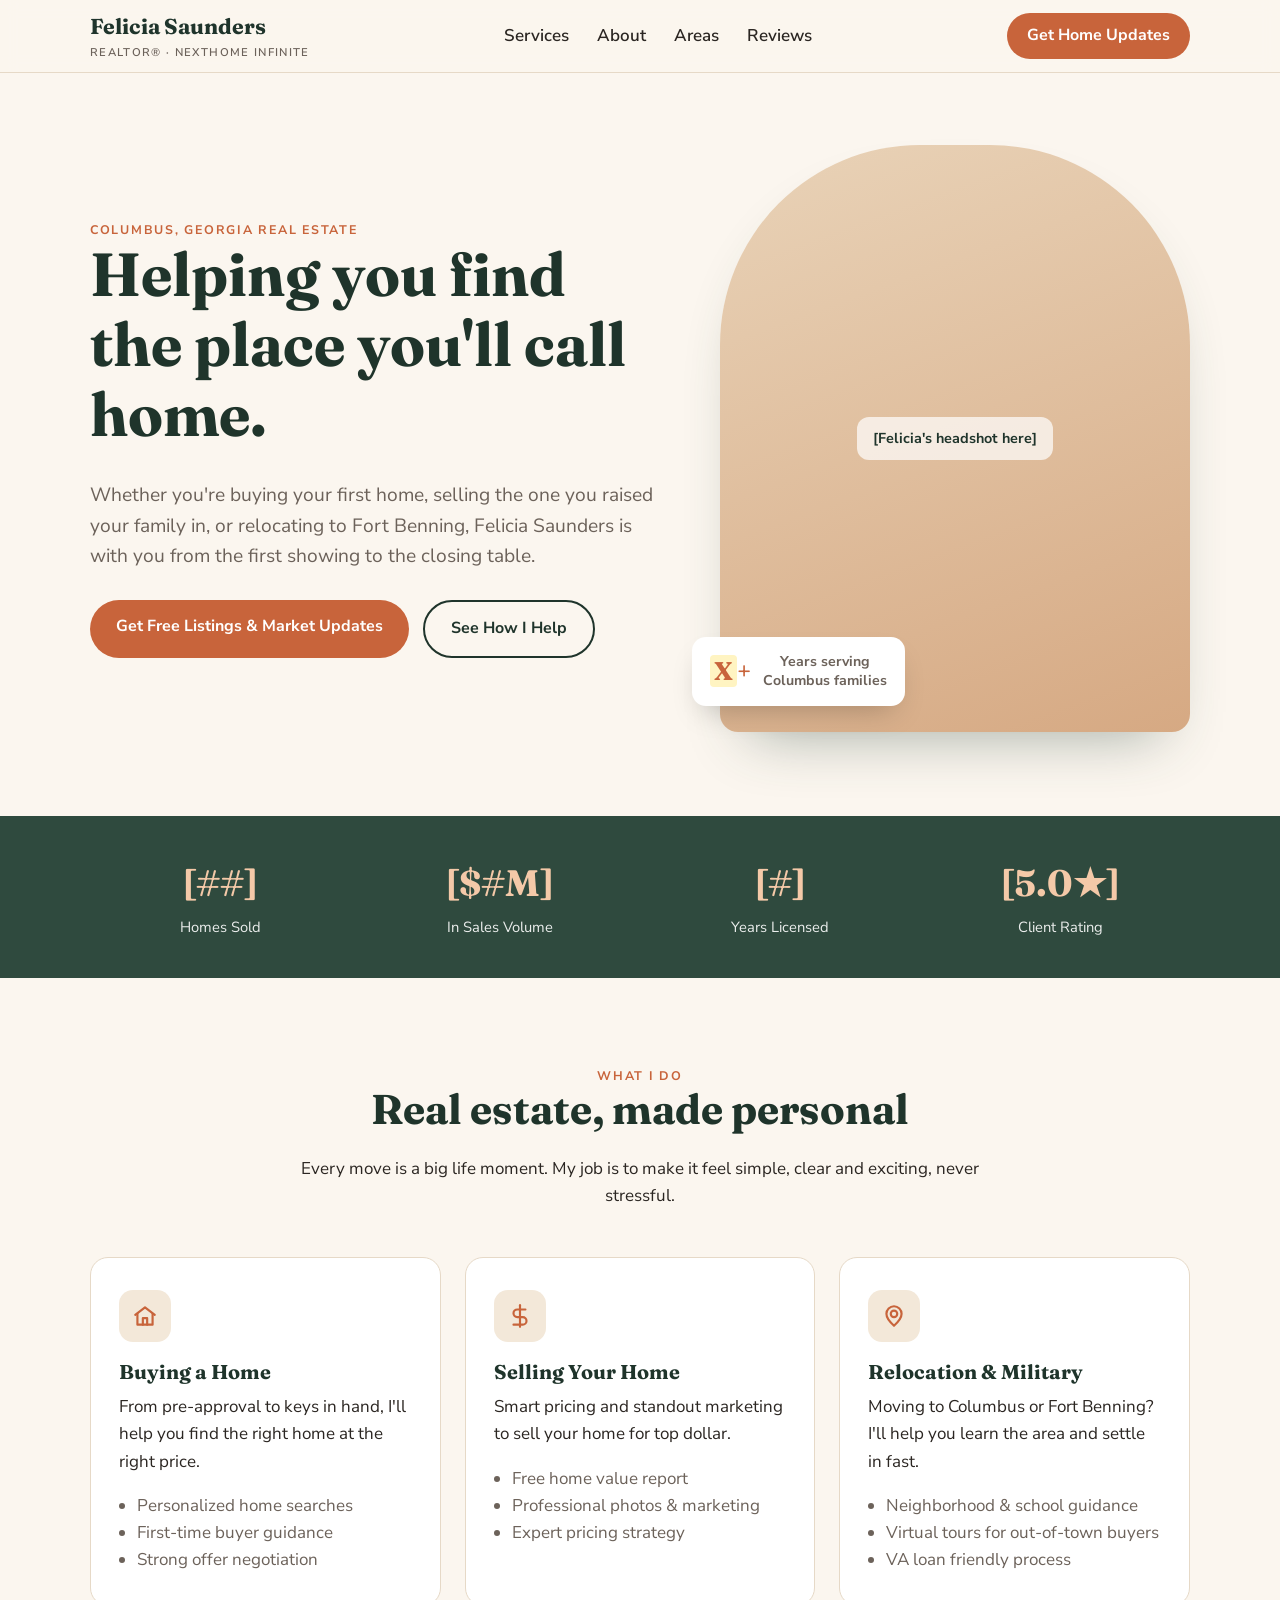
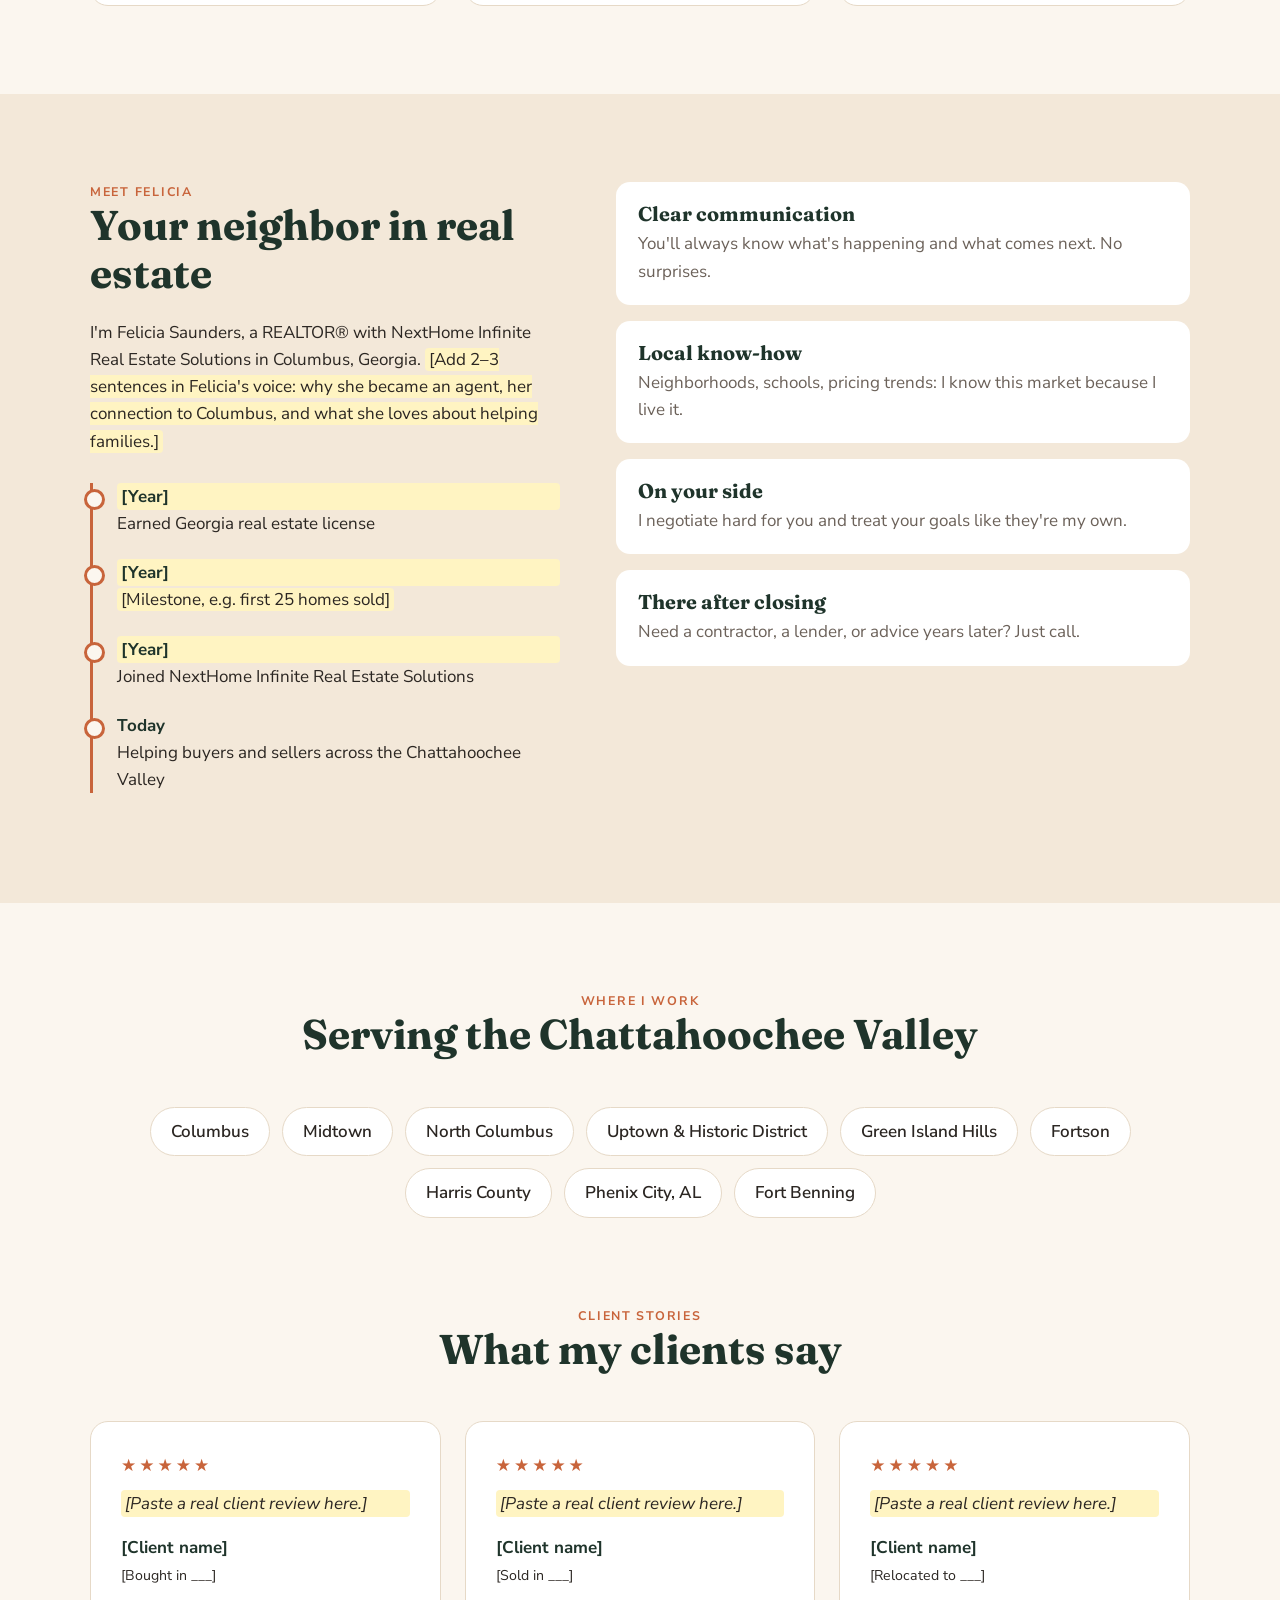
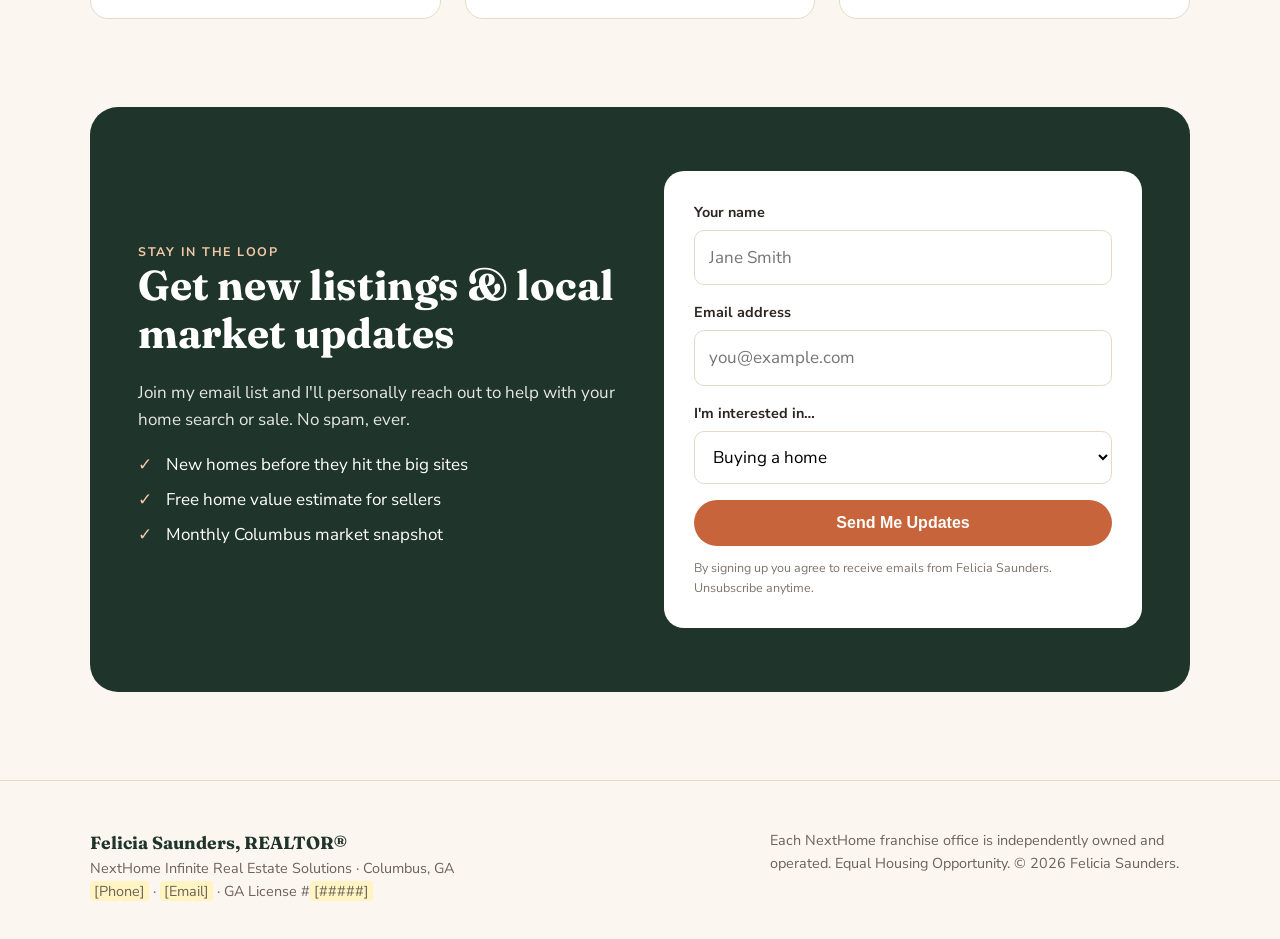
<file: Felecia/felicia-saunders-website.html>
<!doctype html>
<html lang="en">
<head>
<meta charset="utf-8">
<meta name="viewport" content="width=device-width, initial-scale=1">
<title>Felicia Saunders | Columbus, GA Real Estate Agent</title>
<meta name="description" content="Felicia Saunders, REALTOR® with NextHome Infinite Real Estate Solutions, helps families buy and sell homes in Columbus, Georgia and the Chattahoochee Valley.">
<link rel="preconnect" href="https://fonts.googleapis.com">
<link rel="preconnect" href="https://fonts.gstatic.com" crossorigin>
<link href="https://fonts.googleapis.com/css2?family=Fraunces:opsz,wght@9..144,500;9..144,600;9..144,700&family=Nunito+Sans:wght@400;600;700&display=swap" rel="stylesheet">
<style>
  :root{
    --cream:#fbf6ef; --sand:#f3e8d9; --clay:#c8643b; --clay-dk:#a84f2b;
    --forest:#2f4a3e; --forest-dk:#1f342b; --ink:#2b2622; --muted:#6c625a;
    --white:#fff; --line:#e6d9c7; --radius:18px;
  }
  *{box-sizing:border-box}
  html{scroll-behavior:smooth}
  body{margin:0;font-family:"Nunito Sans",system-ui,sans-serif;color:var(--ink);background:var(--cream);line-height:1.6;font-size:17px}
  h1,h2,h3{font-family:"Fraunces",Georgia,serif;line-height:1.15;margin:0 0 .5em;color:var(--forest-dk)}
  h1{font-size:clamp(2.3rem,5.5vw,3.8rem)}
  h2{font-size:clamp(1.8rem,4vw,2.6rem)}
  h3{font-size:1.25rem}
  p{margin:0 0 1em}
  a{color:var(--clay-dk)}
  .wrap{max-width:1140px;margin:0 auto;padding:0 20px}
  .eyebrow{text-transform:uppercase;letter-spacing:.14em;font-size:.78rem;font-weight:700;color:var(--clay)}
  .btn{display:inline-block;background:var(--clay);color:#fff;text-decoration:none;font-weight:700;padding:14px 26px;border-radius:999px;border:0;cursor:pointer;font-size:1rem;transition:background .2s,transform .2s}
  .btn:hover{background:var(--clay-dk);transform:translateY(-1px)}
  .btn.ghost{background:transparent;color:var(--forest-dk);border:2px solid var(--forest-dk)}
  .btn.ghost:hover{background:var(--forest-dk);color:#fff}
  .ph{background:#fff4c2;border-radius:4px;padding:0 4px;font-style:normal}

  /* Nav */
  header{position:sticky;top:0;z-index:20;background:rgba(251,246,239,.94);backdrop-filter:blur(8px);border-bottom:1px solid var(--line)}
  .nav{display:flex;align-items:center;justify-content:space-between;height:72px}
  .logo{font-family:"Fraunces",serif;font-weight:700;font-size:1.35rem;color:var(--forest-dk);text-decoration:none}
  .logo small{display:block;font-family:"Nunito Sans";font-weight:600;font-size:.7rem;letter-spacing:.12em;color:var(--muted);text-transform:uppercase}
  .nav ul{display:flex;gap:28px;list-style:none;margin:0;padding:0}
  .nav ul a{color:var(--ink);text-decoration:none;font-weight:600}
  .nav ul a:hover{color:var(--clay)}
  .nav .btn{padding:10px 20px}
  @media(max-width:860px){.nav ul{display:none}}

  /* Hero */
  .hero{padding:72px 0 84px;position:relative;overflow:hidden}
  .hero-grid{display:grid;grid-template-columns:1.1fr .9fr;gap:56px;align-items:center}
  .hero p.lead{font-size:1.2rem;color:var(--muted);max-width:34em}
  .hero .ctas{display:flex;gap:14px;flex-wrap:wrap;margin-top:28px}
  .portrait{position:relative;aspect-ratio:4/5;border-radius:200px 200px var(--radius) var(--radius);background:linear-gradient(160deg,#e9d3b8,#d6a983);display:flex;align-items:center;justify-content:center;text-align:center;color:var(--forest-dk);font-weight:700;box-shadow:0 30px 60px -30px rgba(47,74,62,.45)}
  .portrait span{background:rgba(255,255,255,.7);padding:10px 16px;border-radius:12px;font-size:.9rem}
  .badge{position:absolute;bottom:26px;left:-28px;background:#fff;border-radius:14px;padding:14px 18px;box-shadow:0 14px 30px -12px rgba(0,0,0,.25);display:flex;gap:12px;align-items:center}
  .badge b{font-family:"Fraunces";font-size:1.6rem;color:var(--clay)}
  .badge small{color:var(--muted);line-height:1.3;display:block}
  @media(max-width:860px){.hero-grid{grid-template-columns:1fr}.portrait{max-width:360px;margin:0 auto}.badge{left:10px}}

  /* Stats */
  .stats{background:var(--forest);color:#fff;padding:38px 0}
  .stats-grid{display:grid;grid-template-columns:repeat(4,1fr);gap:20px;text-align:center}
  .stats b{display:block;font-family:"Fraunces";font-size:2.3rem;color:#f4c9a8}
  .stats span{font-size:.92rem;opacity:.9}
  @media(max-width:700px){.stats-grid{grid-template-columns:repeat(2,1fr)}}

  section{padding:88px 0}
  .center{text-align:center;max-width:680px;margin:0 auto 48px}

  /* Services */
  .cards{display:grid;grid-template-columns:repeat(3,1fr);gap:24px}
  .card{background:#fff;border:1px solid var(--line);border-radius:var(--radius);padding:32px 28px;transition:transform .2s,box-shadow .2s}
  .card:hover{transform:translateY(-4px);box-shadow:0 20px 40px -24px rgba(47,74,62,.35)}
  .icon{width:52px;height:52px;border-radius:14px;background:var(--sand);display:flex;align-items:center;justify-content:center;margin-bottom:18px}
  .icon svg{width:26px;height:26px;stroke:var(--clay);fill:none;stroke-width:2;stroke-linecap:round;stroke-linejoin:round}
  .card ul{padding-left:18px;color:var(--muted);margin:0}
  @media(max-width:900px){.cards{grid-template-columns:1fr}}

  /* About */
  .about{background:var(--sand)}
  .about-grid{display:grid;grid-template-columns:.9fr 1.1fr;gap:56px;align-items:start}
  .timeline{border-left:3px solid var(--clay);padding-left:24px;margin-top:28px}
  .timeline div{margin-bottom:22px;position:relative}
  .timeline div::before{content:"";position:absolute;left:-33px;top:6px;width:15px;height:15px;border-radius:50%;background:var(--cream);border:3px solid var(--clay)}
  .timeline b{color:var(--forest-dk);display:block}
  .values{display:grid;gap:16px}
  .value{background:#fff;border-radius:14px;padding:20px 22px}
  .value h3{margin-bottom:.25em}
  .value p{margin:0;color:var(--muted)}
  @media(max-width:860px){.about-grid{grid-template-columns:1fr}}

  /* Areas */
  .areas{display:flex;flex-wrap:wrap;gap:12px;justify-content:center}
  .areas span{background:#fff;border:1px solid var(--line);padding:10px 20px;border-radius:999px;font-weight:600}

  /* Testimonials */
  .quotes{display:grid;grid-template-columns:repeat(3,1fr);gap:24px}
  .quote{background:#fff;border-radius:var(--radius);padding:30px;border:1px solid var(--line)}
  .quote .stars{color:var(--clay);letter-spacing:3px;margin-bottom:10px}
  .quote p{font-style:italic}
  .quote b{color:var(--forest-dk)}
  @media(max-width:900px){.quotes{grid-template-columns:1fr}}

  /* Signup CTA */
  .signup{background:var(--forest-dk);color:#fff;border-radius:28px;padding:64px 48px;display:grid;grid-template-columns:1fr 1fr;gap:48px;align-items:center;position:relative;overflow:hidden}
  .signup h2{color:#fff}
  .signup p{opacity:.88}
  .signup ul{padding-left:0;list-style:none;margin:18px 0 0}
  .signup li{padding-left:28px;position:relative;margin-bottom:8px}
  .signup li::before{content:"✓";position:absolute;left:0;color:#f4c9a8;font-weight:700}
  form{background:#fff;color:var(--ink);border-radius:20px;padding:30px}
  label{display:block;font-weight:700;font-size:.9rem;margin:0 0 6px}
  input,select{width:100%;padding:13px 14px;border:1.5px solid var(--line);border-radius:10px;font:inherit;margin-bottom:16px;background:#fff}
  input:focus,select:focus{outline:none;border-color:var(--clay)}
  form .btn{width:100%}
  .fine{font-size:.78rem;color:var(--muted);margin:12px 0 0}
  .thanks{display:none;text-align:center;padding:30px 10px}
  .thanks h3{color:var(--forest-dk)}
  @media(max-width:860px){.signup{grid-template-columns:1fr;padding:40px 22px}}

  footer{padding:48px 0 36px;color:var(--muted);font-size:.9rem;border-top:1px solid var(--line)}
  .foot{display:flex;justify-content:space-between;gap:24px;flex-wrap:wrap}
</style>
</head>
<body>

<header>
  <div class="wrap nav">
    <a href="#top" class="logo">Felicia Saunders<small>REALTOR® · NextHome Infinite</small></a>
    <ul>
      <li><a href="#services">Services</a></li>
      <li><a href="#about">About</a></li>
      <li><a href="#areas">Areas</a></li>
      <li><a href="#reviews">Reviews</a></li>
    </ul>
    <a href="#join" class="btn">Get Home Updates</a>
  </div>
</header>

<main id="top">
  <!-- HERO -->
  <section class="hero">
    <div class="wrap hero-grid">
      <div>
        <div class="eyebrow">Columbus, Georgia Real Estate</div>
        <h1>Helping you find the place you'll call home.</h1>
        <p class="lead">Whether you're buying your first home, selling the one you raised your family in, or relocating to Fort Benning, Felicia Saunders is with you from the first showing to the closing table.</p>
        <div class="ctas">
          <a href="#join" class="btn">Get Free Listings &amp; Market Updates</a>
          <a href="#services" class="btn ghost">See How I Help</a>
        </div>
      </div>
      <div class="portrait">
        <span>[Felicia's headshot here]</span>
        <div class="badge"><b><i class="ph">X</i>+</b><small>Years serving<br>Columbus families</small></div>
      </div>
    </div>
  </section>

  <!-- STATS -->
  <div class="stats">
    <div class="wrap stats-grid">
      <div><b class="ph" style="background:none">[##]</b><span>Homes Sold</span></div>
      <div><b class="ph" style="background:none">[$#M]</b><span>In Sales Volume</span></div>
      <div><b class="ph" style="background:none">[#]</b><span>Years Licensed</span></div>
      <div><b class="ph" style="background:none">[5.0★]</b><span>Client Rating</span></div>
    </div>
  </div>

  <!-- SERVICES -->
  <section id="services">
    <div class="wrap">
      <div class="center">
        <div class="eyebrow">What I Do</div>
        <h2>Real estate, made personal</h2>
        <p>Every move is a big life moment. My job is to make it feel simple, clear and exciting, never stressful.</p>
      </div>
      <div class="cards">
        <div class="card">
          <div class="icon"><svg viewBox="0 0 24 24"><path d="M3 11l9-7 9 7"/><path d="M5 10v10h14V10"/><path d="M10 20v-6h4v6"/></svg></div>
          <h3>Buying a Home</h3>
          <p>From pre-approval to keys in hand, I'll help you find the right home at the right price.</p>
          <ul><li>Personalized home searches</li><li>First-time buyer guidance</li><li>Strong offer negotiation</li></ul>
        </div>
        <div class="card">
          <div class="icon"><svg viewBox="0 0 24 24"><path d="M12 2v20"/><path d="M17 6H9.5a3.5 3.5 0 0 0 0 7h5a3.5 3.5 0 0 1 0 7H6"/></svg></div>
          <h3>Selling Your Home</h3>
          <p>Smart pricing and standout marketing to sell your home for top dollar.</p>
          <ul><li>Free home value report</li><li>Professional photos &amp; marketing</li><li>Expert pricing strategy</li></ul>
        </div>
        <div class="card">
          <div class="icon"><svg viewBox="0 0 24 24"><circle cx="12" cy="10" r="3"/><path d="M12 21s-7-6.2-7-11a7 7 0 0 1 14 0c0 4.8-7 11-7 11z"/></svg></div>
          <h3>Relocation &amp; Military</h3>
          <p>Moving to Columbus or Fort Benning? I'll help you learn the area and settle in fast.</p>
          <ul><li>Neighborhood &amp; school guidance</li><li>Virtual tours for out-of-town buyers</li><li>VA loan friendly process</li></ul>
        </div>
      </div>
    </div>
  </section>

  <!-- ABOUT / HISTORY -->
  <section id="about" class="about">
    <div class="wrap about-grid">
      <div>
        <div class="eyebrow">Meet Felicia</div>
        <h2>Your neighbor in real estate</h2>
        <p>I'm Felicia Saunders, a REALTOR® with NextHome Infinite Real Estate Solutions in Columbus, Georgia. <i class="ph">[Add 2–3 sentences in Felicia's voice: why she became an agent, her connection to Columbus, and what she loves about helping families.]</i></p>
        <div class="timeline">
          <div><b class="ph">[Year]</b>Earned Georgia real estate license</div>
          <div><b class="ph">[Year]</b><i class="ph">[Milestone, e.g. first 25 homes sold]</i></div>
          <div><b class="ph">[Year]</b>Joined NextHome Infinite Real Estate Solutions</div>
          <div><b>Today</b>Helping buyers and sellers across the Chattahoochee Valley</div>
        </div>
      </div>
      <div class="values">
        <div class="value"><h3>Clear communication</h3><p>You'll always know what's happening and what comes next. No surprises.</p></div>
        <div class="value"><h3>Local know-how</h3><p>Neighborhoods, schools, pricing trends: I know this market because I live it.</p></div>
        <div class="value"><h3>On your side</h3><p>I negotiate hard for you and treat your goals like they're my own.</p></div>
        <div class="value"><h3>There after closing</h3><p>Need a contractor, a lender, or advice years later? Just call.</p></div>
      </div>
    </div>
  </section>

  <!-- AREAS -->
  <section id="areas">
    <div class="wrap">
      <div class="center">
        <div class="eyebrow">Where I Work</div>
        <h2>Serving the Chattahoochee Valley</h2>
      </div>
      <div class="areas">
        <span>Columbus</span><span>Midtown</span><span>North Columbus</span><span>Uptown &amp; Historic District</span>
        <span>Green Island Hills</span><span>Fortson</span><span>Harris County</span><span>Phenix City, AL</span><span>Fort Benning</span>
      </div>
    </div>
  </section>

  <!-- REVIEWS -->
  <section id="reviews" style="padding-top:0">
    <div class="wrap">
      <div class="center">
        <div class="eyebrow">Client Stories</div>
        <h2>What my clients say</h2>
      </div>
      <div class="quotes">
        <div class="quote"><div class="stars">★★★★★</div><p class="ph">[Paste a real client review here.]</p><b>[Client name]</b><br><small>[Bought in ___]</small></div>
        <div class="quote"><div class="stars">★★★★★</div><p class="ph">[Paste a real client review here.]</p><b>[Client name]</b><br><small>[Sold in ___]</small></div>
        <div class="quote"><div class="stars">★★★★★</div><p class="ph">[Paste a real client review here.]</p><b>[Client name]</b><br><small>[Relocated to ___]</small></div>
      </div>
    </div>
  </section>

  <!-- EMAIL SIGNUP CTA -->
  <section id="join" style="padding-top:0">
    <div class="wrap">
      <div class="signup">
        <div>
          <div class="eyebrow" style="color:#f4c9a8">Stay in the Loop</div>
          <h2>Get new listings &amp; local market updates</h2>
          <p>Join my email list and I'll personally reach out to help with your home search or sale. No spam, ever.</p>
          <ul>
            <li>New homes before they hit the big sites</li>
            <li>Free home value estimate for sellers</li>
            <li>Monthly Columbus market snapshot</li>
          </ul>
        </div>
        <div>
          <form id="signupForm" novalidate>
            <label for="name">Your name</label>
            <input id="name" name="name" autocomplete="name" placeholder="Jane Smith" required>
            <label for="email">Email address</label>
            <input id="email" name="email" type="email" autocomplete="email" placeholder="you@example.com" required>
            <label for="interest">I'm interested in…</label>
            <select id="interest" name="interest">
              <option>Buying a home</option>
              <option>Selling my home</option>
              <option>Relocating to Columbus</option>
              <option>Just browsing for now</option>
            </select>
            <button class="btn" type="submit">Send Me Updates</button>
            <p class="fine">By signing up you agree to receive emails from Felicia Saunders. Unsubscribe anytime.</p>
          </form>
          <div class="thanks" id="thanks" style="background:#fff;border-radius:20px;color:var(--ink)">
            <h3>Thank you! 🏡</h3>
            <p>You're on the list. Felicia will be in touch soon.</p>
          </div>
        </div>
      </div>
    </div>
  </section>
</main>

<footer>
  <div class="wrap foot">
    <div>
      <b style="color:var(--forest-dk);font-family:Fraunces;font-size:1.1rem">Felicia Saunders, REALTOR®</b><br>
      NextHome Infinite Real Estate Solutions · Columbus, GA<br>
      <span class="ph">[Phone]</span> · <span class="ph">[Email]</span> · GA License #<span class="ph">[#####]</span>
    </div>
    <div style="max-width:420px">Each NextHome franchise office is independently owned and operated. Equal Housing Opportunity. © <span id="yr"></span> Felicia Saunders.</div>
  </div>
</footer>

<script>
  document.getElementById('yr').textContent = new Date().getFullYear();
  // Design-only signup: validates and shows a thank-you. Connect to Mailchimp/etc. later.
  document.getElementById('signupForm').addEventListener('submit', function(e){
    e.preventDefault();
    var email = document.getElementById('email');
    if(!email.value || !/^\S+@\S+\.\S+$/.test(email.value)){
      email.style.borderColor = '#c0392b'; email.focus(); return;
    }
    this.style.display = 'none';
    document.getElementById('thanks').style.display = 'block';
  });
</script>
</body>
</html>
</file>
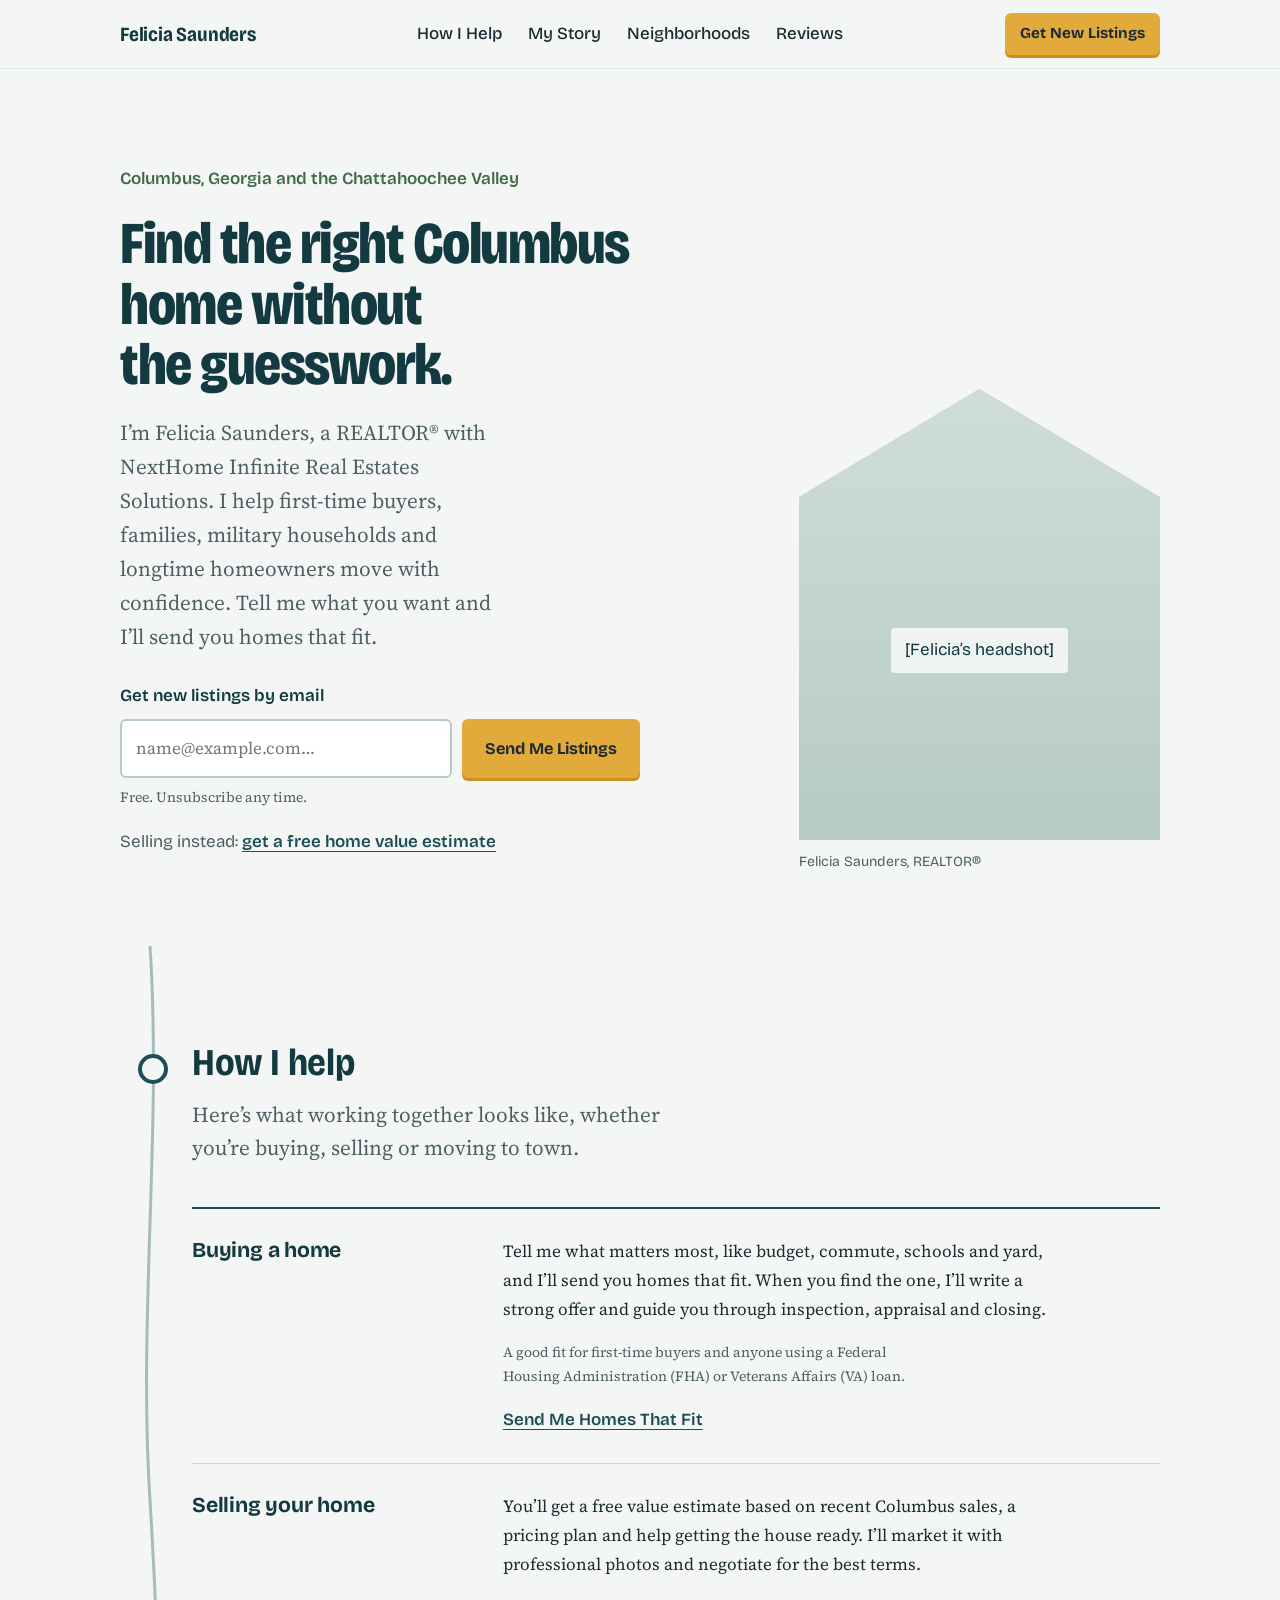
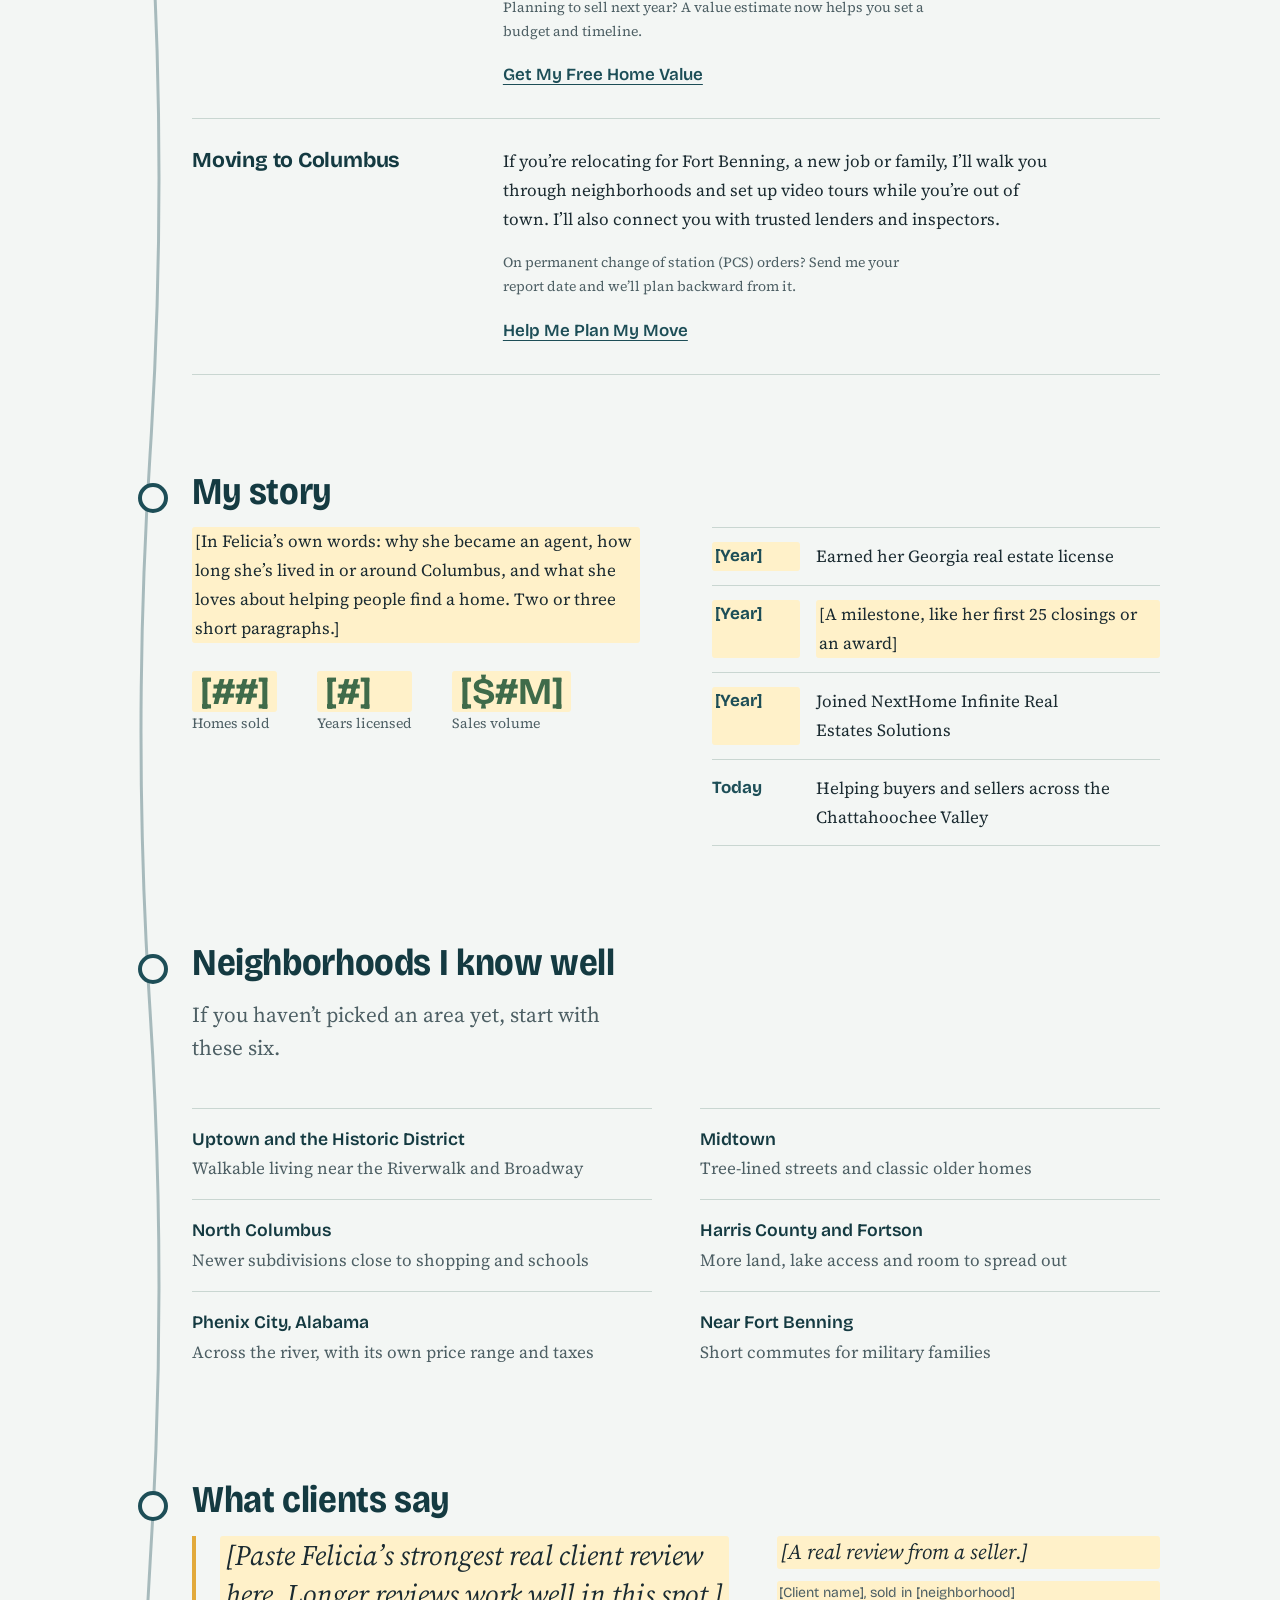
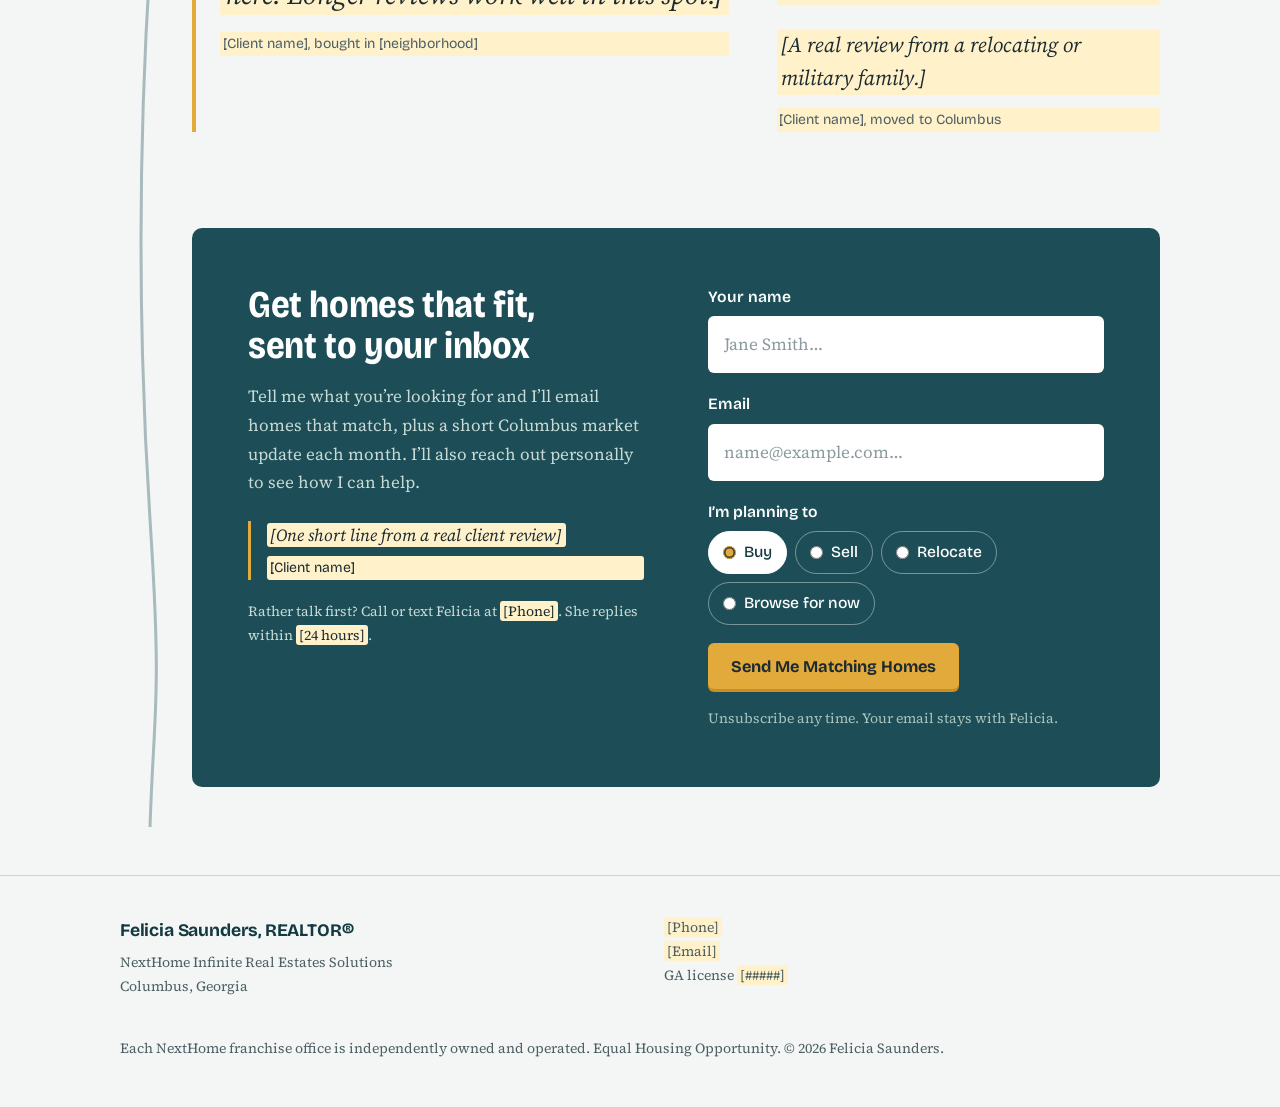
<file: Felecia/Claude outputs/felicia-new-design-preview.html>
<!doctype html>
<html lang="en">
<head>
<meta charset="utf-8">
<meta name="viewport" content="width=device-width, initial-scale=1">
<meta name="theme-color" content="#F3F6F4">
<title>Felicia Saunders, Columbus GA Realtor</title>
<meta name="description" content="Felicia Saunders, REALTOR® with NextHome Infinite Real Estates Solutions, helps people buy and sell homes in Columbus, Georgia and across the Chattahoochee Valley.">
<link rel="preconnect" href="https://fonts.googleapis.com">
<link rel="preconnect" href="https://fonts.gstatic.com" crossorigin>
<link href="https://fonts.googleapis.com/css2?family=Bricolage+Grotesque:opsz,wdth,wght@12..96,75..100,400..800&family=Source+Serif+4:ital,opsz,wght@0,8..60,400;0,8..60,600;1,8..60,400&display=swap" rel="stylesheet">
<style>
/* Felicia Saunders — "Riverwalk" design */

:root{
  --river:#1D4E57;
  --river-deep:#143A41;
  --mist:#F3F6F4;
  --mist-2:#E3EBE7;
  --leaf:#3F6B4A;
  --sun:#E2A93B;
  --sun-deep:#C98F22;
  --ink:#1B2B31;
  --soft:#4D5F64;

  --display:"Bricolage Grotesque", "Trebuchet MS", sans-serif;
  --body:"Source Serif 4", Georgia, serif;

  /* type scale, ratio ~1.333 */
  --s-1:.875rem; --s0:1.0625rem; --s1:1.33rem; --s2:1.77rem; --s3:2.36rem; --s4:3.15rem;

  --gutter:clamp(16px,4vw,40px);
  --river-col:72px;
}

*{box-sizing:border-box}
html{scroll-behavior:smooth;scroll-padding-top:84px;-webkit-tap-highlight-color:rgba(29,78,87,.15)}
a,button,input,label{touch-action:manipulation}
@media (prefers-reduced-motion:reduce){html{scroll-behavior:auto}}

body{
  margin:0;background:var(--mist);color:var(--ink);
  font-family:var(--body);font-size:var(--s0);line-height:1.7;
  -webkit-font-smoothing:antialiased;
}
h1,h2,h3{text-wrap:balance}
p{text-wrap:pretty}
h1,h2,h3,legend,.name,.foot-name{font-family:var(--display);color:var(--river-deep);font-weight:700;letter-spacing:-.01em}
h1{font-size:clamp(2.3rem,5vw,3.7rem);line-height:1.02;margin:0 0 .35em;font-variation-settings:"wdth" 82;font-weight:800;letter-spacing:-.025em}
h2{font-size:clamp(var(--s2),3.6vw,var(--s3));line-height:1.1;margin:0 0 .4em;font-variation-settings:"wdth" 88}
h3{font-size:var(--s1);line-height:1.25;margin:0 0 .3em}
p{margin:0 0 1em;max-width:62ch}
a{color:var(--river)}
:focus-visible{outline:3px solid var(--sun);outline-offset:3px;border-radius:4px}

.shell{max-width:1120px;margin:0 auto;padding-left:var(--gutter);padding-right:var(--gutter)}
.small{font-size:var(--s-1);color:var(--soft)}
.ph{background:#FFF1C9;border-radius:3px;box-decoration-break:clone;-webkit-box-decoration-break:clone;padding:0 .2em}

.skip{position:absolute;left:-999px;top:8px;background:var(--ink);color:#fff;padding:8px 14px;z-index:99}
.skip:focus{left:8px}

/* Buttons */
.btn{
  display:inline-block;font-family:var(--display);font-weight:700;font-size:1.02rem;
  background:var(--sun);color:var(--ink);text-decoration:none;border:0;cursor:pointer;
  padding:.85em 1.4em;border-radius:6px;box-shadow:0 3px 0 var(--sun-deep);
  transition:transform .12s, box-shadow .12s;
}
.btn:hover{background:#EBB54B;box-shadow:0 4px 0 var(--sun-deep)}
.btn:active{transform:translateY(3px);box-shadow:0 0 0 var(--sun-deep)}
.btn-small{padding:.55em 1em;font-size:.95rem}
.link{font-family:var(--display);font-weight:600;color:var(--river);text-underline-offset:4px;text-decoration-thickness:1px}
.link:hover{color:var(--river-deep);text-decoration-thickness:3px}

/* Header */
.top{position:sticky;top:0;z-index:10;background:rgba(243,246,244,.92);backdrop-filter:blur(6px);border-bottom:1px solid var(--mist-2)}
.top-inner{display:flex;align-items:center;justify-content:space-between;gap:24px;height:68px}
.name{font-size:1.25rem;text-decoration:none;font-variation-settings:"wdth" 85}
.top nav{display:flex;gap:26px}
.top nav a{font-family:var(--display);font-weight:500;color:var(--ink);text-decoration:none}
.top nav a:hover{color:var(--river);text-decoration:underline;text-underline-offset:5px}
@media (max-width:880px){.top nav{display:none}}

/* Hero */
.hero{display:grid;grid-template-columns:1.25fr .75fr;gap:clamp(32px,6vw,80px);align-items:end;padding-top:clamp(48px,8vw,96px);padding-bottom:clamp(40px,6vw,72px)}
.where{font-family:var(--display);font-weight:600;color:var(--leaf);margin-bottom:1.2em}
.lead{font-size:var(--s1);line-height:1.6;color:var(--soft);max-width:36ch}
.actions{display:flex;align-items:center;gap:28px;flex-wrap:wrap;margin-top:32px}

.house{margin:0}
.house-photo{
  aspect-ratio:4/5;background:var(--mist-2);
  clip-path:polygon(50% 0, 100% 24%, 100% 100%, 0 100%, 0 24%);
  display:flex;align-items:center;justify-content:center;
  background-image:linear-gradient(180deg,#CFDDD8,#B6CBC4);
}
.house-photo span{font-family:var(--display);color:var(--river-deep);background:rgba(255,255,255,.75);padding:8px 14px;border-radius:4px;margin-top:20%}
.house figcaption{font-family:var(--display);font-size:var(--s-1);color:var(--soft);margin-top:10px}
@media (max-width:820px){
  .hero{grid-template-columns:1fr}
  .house{max-width:300px;order:-1}
}

/* Riverwalk */
.riverwalk{position:relative;padding-bottom:40px}
.river{
  position:absolute;top:0;bottom:0;height:100%;width:60px;
  left:calc(max((100% - 1120px)/2, 0px) + var(--gutter));
  fill:none;stroke:var(--river);stroke-width:3;opacity:.35;
}
.stop{position:relative;padding-top:clamp(56px,8vw,96px);padding-left:calc(var(--gutter) + var(--river-col))}
.stop > h2::before{
  content:"";position:absolute;left:calc(var(--gutter) + 18px);margin-top:.32em;
  width:22px;height:22px;border-radius:50%;background:var(--mist);border:4px solid var(--river);
}
.intro{color:var(--soft);font-size:var(--s1);line-height:1.55;max-width:44ch;margin-bottom:2em}
@media (max-width:700px){
  .river{display:none}
  .stop{padding-left:var(--gutter)}
  .stop > h2::before{display:none}
}

/* How I help: rows, not cards */
.rows{border-top:2px solid var(--river)}
.row{display:grid;grid-template-columns:minmax(180px,.4fr) 1fr;gap:clamp(16px,4vw,48px);padding:28px 0;border-bottom:1px solid #C9D6D1}
.row p:last-child{margin-bottom:0}
@media (max-width:640px){.row{grid-template-columns:1fr;gap:6px}}

/* Story */
.story{display:grid;grid-template-columns:1fr 1fr;gap:clamp(32px,6vw,72px);align-items:start}
.numbers{display:flex;flex-wrap:wrap;gap:16px 40px;margin:28px 0 0}
.numbers div{display:flex;flex-direction:column-reverse}
.numbers dt{font-size:var(--s-1);color:var(--soft)}
.numbers dd{font-variant-numeric:tabular-nums;margin:0;font-family:var(--display);font-weight:700;font-size:var(--s3);line-height:1.1;color:var(--leaf)}
.timeline{list-style:none;margin:0;padding:0}
.timeline li{display:grid;grid-template-columns:5.5rem 1fr;gap:16px;padding:14px 0;border-top:1px solid #C9D6D1}
.timeline li:last-child{border-bottom:1px solid #C9D6D1}
.timeline .year{font-family:var(--display);font-weight:700;color:var(--river)}
.timeline p{margin:0}
@media (max-width:820px){.story{grid-template-columns:1fr}}

/* Neighborhoods */
.hoods{list-style:none;margin:0;padding:0;display:grid;grid-template-columns:repeat(2,1fr);column-gap:48px}
.hoods li{min-width:0;overflow-wrap:anywhere;padding:16px 0;border-top:1px solid #C9D6D1;display:flex;flex-direction:column}
.hoods b{font-family:var(--display);font-weight:600;font-size:1.1rem;color:var(--river-deep)}
.hoods span{color:var(--soft)}
@media (max-width:640px){.hoods{grid-template-columns:1fr}}

/* Reviews */
.quotes{display:grid;grid-template-columns:1.4fr 1fr;grid-template-rows:auto auto;gap:24px 48px}
.quote{margin:0}
.quote blockquote{margin:0 0 .6em;font-style:italic;font-size:var(--s1);line-height:1.55}
.quote-lead{grid-row:span 2;border-left:4px solid var(--sun);padding-left:24px}
.quote-lead blockquote{font-size:var(--s2);line-height:1.4}
.quote figcaption{font-family:var(--display);font-size:var(--s-1);color:var(--soft)}
@media (max-width:760px){.quotes{grid-template-columns:1fr}.quote-lead{grid-row:auto}}

/* Join */
.join{
  display:grid;grid-template-columns:1fr 1fr;gap:clamp(28px,5vw,64px);
  background:var(--river);color:#E9F1EE;border-radius:10px;padding:clamp(28px,5vw,56px);
}
.join h2{color:#fff}
.join-text p{color:#C8DAD5}
.join-form{display:grid;gap:18px}
.field{margin:0;border:0;padding:0}
.join label,.join legend{display:block;font-family:var(--display);font-weight:600;color:#fff;margin-bottom:6px;font-size:.98rem;padding:0}
.join input[type=text],.join input:not([type]),.join input[type=email]{
  width:100%;font:inherit;font-family:var(--body);padding:12px 14px;border-radius:6px;
  border:2px solid transparent;background:#fff;color:var(--ink);
}
.join input::placeholder{color:#8A9A9E}
.choices label:focus-within{outline:3px solid var(--sun);outline-offset:2px}
.join input:focus-visible{outline:3px solid var(--sun);outline-offset:1px}
.join input[aria-invalid=true]{border-color:#F2B8A2}
.error{color:#FFD9C9;font-size:var(--s-1);margin:6px 0 0}
.choices{display:flex;flex-wrap:wrap;gap:8px}
.choices label{
  display:flex;align-items:center;gap:8px;margin:0;font-weight:500;cursor:pointer;
  border:1.5px solid rgba(255,255,255,.4);border-radius:999px;padding:7px 14px;
}
.choices label:has(input:checked){background:#fff;color:var(--river-deep);border-color:#fff}
.choices input{accent-color:var(--sun);margin:0}
.join .btn{justify-self:start}
.join .small{color:#A9C4BD;margin:0}
.joined{align-self:center}
.joined h3{color:#fff;font-size:var(--s2)}
.joined p{color:#C8DAD5}
@media (max-width:820px){.join{grid-template-columns:1fr}}

/* Footer */
.foot{border-top:1px solid #C9D6D1;margin-top:48px;padding:40px 0 32px;color:var(--soft);font-size:var(--s-1)}
.foot-inner{display:grid;grid-template-columns:1fr 1fr;gap:16px 48px}
.foot-name{font-size:1.1rem;margin-bottom:.3em}
.legal{grid-column:1 / -1;max-width:none;margin-top:8px}
@media (max-width:600px){.foot-inner{grid-template-columns:1fr}}

/* ---------- CRO additions ---------- */
/* Hero quick signup */
.quick{margin-top:28px;max-width:520px}
.quick label{display:block;font-family:var(--display);font-weight:600;color:var(--river-deep);margin-bottom:8px}
.quick-row{display:flex;gap:10px;flex-wrap:wrap}
.quick-row input{
  flex:1 1 220px;min-width:0;font:inherit;padding:13px 14px;border-radius:6px;
  border:2px solid #B9CBC5;background:#fff;color:var(--ink);
}
.quick-row input:focus-visible{outline:3px solid var(--sun);outline-offset:1px;border-color:var(--river)}
.quick-row input[aria-invalid=true]{border-color:#B4452B}
.quick .error{color:#9E3A22}
.quick-note{margin:8px 0 0}
.quick-done{margin-top:28px;max-width:520px;background:#fff;border-left:4px solid var(--leaf);padding:14px 18px;border-radius:4px}
.quick-done p{margin:0}
.seller-link{margin-top:18px;font-family:var(--display);color:var(--soft)}

/* Per-service buttons */
.row-cta{display:inline-block;margin-top:4px}

/* Trust near the form */
.join-quote{margin:24px 0 0;padding-left:16px;border-left:3px solid var(--sun);font-style:italic;color:#E9F1EE}
.join-quote cite{display:block;font-style:normal;font-family:var(--display);font-size:var(--s-1);margin-top:6px;color:#C8DAD5}
.join .ph{color:var(--ink)}
.join-call{margin-top:20px;font-size:var(--s-1)}

/* Typo suggestion */
.suggest{font-size:var(--s-1);margin:6px 0 0}
.suggest button{font:inherit;background:none;border:0;padding:0;text-decoration:underline;cursor:pointer;color:inherit;font-weight:700}
.quick .suggest{color:var(--river-deep)}
.join .suggest{color:#FFE7B0}

.btn:disabled{opacity:.75;cursor:progress}

/* Mobile: text and signup first, smaller photo after */
@media (max-width:820px){
  .house{order:0;max-width:220px}
}
</style>
</head>
<body>

<a class="skip" href="#main">Skip to content</a>

<header class="top">
  <div class="shell top-inner">
    <a href="#main" class="name" translate="no">Felicia Saunders</a>
    <nav aria-label="Main">
      <a href="#help">How I Help</a>
      <a href="#story">My Story</a>
      <a href="#neighborhoods">Neighborhoods</a>
      <a href="#reviews">Reviews</a>
    </nav>
    <a href="#join" class="btn btn-small">Get New Listings</a>
  </div>
</header>

<main id="main">

  <!-- HERO -->
  <section class="hero shell">
    <div class="hero-text">
      <p class="where">Columbus, Georgia and the Chattahoochee Valley</p>
      <h1>Find the right Columbus home without the guesswork.</h1>
      <p class="lead">I’m Felicia Saunders, a REALTOR® with <span translate="no">NextHome Infinite Real Estates Solutions</span>. I help first-time buyers, families, military households and longtime homeowners move with confidence. Tell me what you want and I’ll send you homes that fit.</p>
      <form class="quick" id="quick-form" novalidate>
        <label for="quick-email">Get new listings by email</label>
        <div class="quick-row">
          <input id="quick-email" name="email" type="email" inputmode="email" autocomplete="email" spellcheck="false" placeholder="name@example.com…" required aria-describedby="quick-error">
          <button class="btn" type="submit">Send Me Listings</button>
        </div>
        <p class="error" id="quick-error" aria-live="polite" hidden>Enter an email address like name@example.com.</p>
        <p class="small quick-note">Free. Unsubscribe any time.</p>
      </form>
      <div class="quick-done" id="quick-done" role="status" aria-live="polite" hidden tabindex="-1">
        <p><b>You’re on the list.</b> For homes that match exactly, <a href="#join" id="quick-more">tell Felicia what you’re looking for</a>.</p>
      </div>
      <p class="seller-link">Selling instead: <a href="#join" data-goal="sell" class="link">get a free home value estimate</a></p>
    </div>
    <figure class="house">
      <div class="house-photo" role="img" aria-label="Photo of Felicia Saunders">
        <span>[Felicia’s headshot]</span>
      </div>
      <figcaption>Felicia Saunders, REALTOR®</figcaption>
    </figure>
  </section>

  <!-- RIVERWALK: everything below sits along the river line -->
  <div class="riverwalk">
    <svg class="river" aria-hidden="true" viewBox="0 0 60 1000" preserveAspectRatio="none">
      <path d="M30 0 C 42 60, 18 120, 30 180 S 42 300, 30 360 S 18 480, 30 540 S 42 660, 30 720 S 18 840, 30 900 S 34 960, 30 1000"
            vector-effect="non-scaling-stroke"/>
    </svg>

    <!-- HOW I HELP -->
    <section id="help" class="stop shell">
      <h2>How I help</h2>
      <p class="intro">Here’s what working together looks like, whether you’re buying, selling or moving to town.</p>

      <div class="rows">
        <article class="row">
          <h3>Buying a home</h3>
          <div>
            <p>Tell me what matters most, like budget, commute, schools and yard, and I’ll send you homes that fit. When you find the one, I’ll write a strong offer and guide you through inspection, appraisal and closing.</p>
            <p class="small">A good fit for first-time buyers and anyone using a Federal Housing Administration (FHA) or Veterans Affairs (VA) loan.</p>
            <a href="#join" data-goal="buy" class="link row-cta">Send Me Homes That Fit</a>
          </div>
        </article>
        <article class="row">
          <h3>Selling your home</h3>
          <div>
            <p>You’ll get a free value estimate based on recent Columbus sales, a pricing plan and help getting the house ready. I’ll market it with professional photos and negotiate for the best terms.</p>
            <p class="small">Planning to sell next year? A value estimate now helps you set a budget and timeline.</p>
            <a href="#join" data-goal="sell" class="link row-cta">Get My Free Home Value</a>
          </div>
        </article>
        <article class="row">
          <h3>Moving to Columbus</h3>
          <div>
            <p>If you’re relocating for Fort Benning, a new job or family, I’ll walk you through neighborhoods and set up video tours while you’re out of town. I’ll also connect you with trusted lenders and inspectors.</p>
            <p class="small">On permanent change of station (PCS) orders? Send me your report date and we’ll plan backward from it.</p>
            <a href="#join" data-goal="relocate" class="link row-cta">Help Me Plan My Move</a>
          </div>
        </article>
      </div>
    </section>

    <!-- MY STORY -->
    <section id="story" class="stop shell">
      <h2>My story</h2>
      <div class="story">
        <div class="story-text">
          <p class="ph">[In Felicia’s own words: why she became an agent, how long she’s lived in or around Columbus, and what she loves about helping people find a home. Two or three short paragraphs.]</p>

          <dl class="numbers">
            <div><dt>Homes sold</dt><dd class="ph">[##]</dd></div>
            <div><dt>Years licensed</dt><dd class="ph">[#]</dd></div>
            <div><dt>Sales volume</dt><dd class="ph">[$#M]</dd></div>
          </dl>
        </div>

        <ol class="timeline" aria-label="Career timeline">
          <li><span class="year ph">[Year]</span><p>Earned her Georgia real estate license</p></li>
          <li><span class="year ph">[Year]</span><p class="ph">[A milestone, like her first 25 closings or an award]</p></li>
          <li><span class="year ph">[Year]</span><p>Joined <span translate="no">NextHome Infinite Real Estates Solutions</span></p></li>
          <li><span class="year">Today</span><p>Helping buyers and sellers across the Chattahoochee Valley</p></li>
        </ol>
      </div>
    </section>

    <!-- NEIGHBORHOODS -->
    <section id="neighborhoods" class="stop shell">
      <h2>Neighborhoods I know well</h2>
      <p class="intro">If you haven’t picked an area yet, start with these six.</p>
      <ul class="hoods">
        <li><b>Uptown and the Historic District</b><span>Walkable living near the Riverwalk and Broadway</span></li>
        <li><b>Midtown</b><span>Tree-lined streets and classic older homes</span></li>
        <li><b>North Columbus</b><span>Newer subdivisions close to shopping and schools</span></li>
        <li><b>Harris County and Fortson</b><span>More land, lake access and room to spread out</span></li>
        <li><b>Phenix City, Alabama</b><span>Across the river, with its own price range and taxes</span></li>
        <li><b>Near Fort Benning</b><span>Short commutes for military families</span></li>
      </ul>
    </section>

    <!-- REVIEWS -->
    <section id="reviews" class="stop shell">
      <h2>What clients say</h2>
      <div class="quotes">
        <figure class="quote quote-lead">
          <blockquote class="ph">[Paste Felicia’s strongest real client review here. Longer reviews work well in this spot.]</blockquote>
          <figcaption class="ph">[Client name], bought in [neighborhood]</figcaption>
        </figure>
        <figure class="quote">
          <blockquote class="ph">[A real review from a seller.]</blockquote>
          <figcaption class="ph">[Client name], sold in [neighborhood]</figcaption>
        </figure>
        <figure class="quote">
          <blockquote class="ph">[A real review from a relocating or military family.]</blockquote>
          <figcaption class="ph">[Client name], moved to Columbus</figcaption>
        </figure>
      </div>
    </section>

    <!-- JOIN -->
    <section id="join" class="stop stop-last shell">
      <div class="join">
        <div class="join-text">
          <h2 id="join-title">Get homes that fit, sent to your inbox</h2>
          <p id="join-intro">Tell me what you’re looking for and I’ll email homes that match, plus a short Columbus market update each month. I’ll also reach out personally to see how I can help.</p>
          <blockquote class="join-quote"><span class="ph">[One short line from a real client review]</span><cite class="ph">[Client name]</cite></blockquote>
          <p class="join-call">Rather talk first? Call or text Felicia at <span class="ph">[Phone]</span>. She replies within <span class="ph">[24 hours]</span>.</p>
        </div>

        <form id="join-form" class="join-form" novalidate>
          <div class="field">
            <label for="name">Your name</label>
            <input id="name" name="name" autocomplete="name" placeholder="Jane Smith…" required>
          </div>
          <div class="field">
            <label for="email">Email</label>
            <input id="email" name="email" type="email" inputmode="email" autocomplete="email" spellcheck="false" placeholder="name@example.com…" required aria-describedby="email-error">
            <p class="error" id="email-error" aria-live="polite" hidden>Enter an email address like name@example.com.</p>
          </div>
          <fieldset class="field">
            <legend>I’m planning to</legend>
            <div class="choices">
              <label><input type="radio" name="goal" value="buy" checked> Buy</label>
              <label><input type="radio" name="goal" value="sell"> Sell</label>
              <label><input type="radio" name="goal" value="relocate"> Relocate</label>
              <label><input type="radio" name="goal" value="browse"> Browse for now</label>
            </div>
          </fieldset>
          <button class="btn" type="submit" id="join-btn">Send Me Matching Homes</button>
          <p class="small">Unsubscribe any time. Your email stays with Felicia.</p>
        </form>

        <div class="joined" id="joined" role="status" aria-live="polite" hidden tabindex="-1">
          <h3>You’re on the list.</h3>
          <p>Thanks! Felicia will email you soon with homes that fit what you’re looking for.</p>
        </div>
      </div>
    </section>
  </div>
</main>

<footer class="foot">
  <div class="shell foot-inner">
    <div>
      <p class="foot-name">Felicia Saunders, REALTOR®</p>
      <p><span translate="no">NextHome Infinite Real Estates Solutions</span><br>Columbus, Georgia</p>
    </div>
    <div>
      <p><span class="ph">[Phone]</span><br><span class="ph">[Email]</span><br>GA license <span class="ph">[#####]</span></p>
    </div>
    <p class="legal">Each NextHome franchise office is independently owned and operated. Equal Housing Opportunity. © <span id="year"></span> Felicia Saunders.</p>
  </div>
</footer>

<script>
// Felicia Saunders: site scripts

// Footer year
document.getElementById('year').textContent = new Date().getFullYear();

// NOTE: the forms are design-only for now. They validate and show a
// confirmation, but emails are not saved anywhere until the forms are
// connected to Mailchimp or another email service.

var EMAIL_RE = /^\S+@\S+\.\S+$/;

// ---------- Email typo suggestions ("Did you mean gmail.com?") ----------
var DOMAINS = ['gmail.com', 'yahoo.com', 'hotmail.com', 'outlook.com', 'icloud.com', 'aol.com', 'live.com', 'msn.com', 'comcast.net', 'att.net'];

function distance(a, b) {
  var d = [];
  for (var i = 0; i <= a.length; i++) { d[i] = [i]; }
  for (var j = 0; j <= b.length; j++) { d[0][j] = j; }
  for (i = 1; i <= a.length; i++) {
    for (j = 1; j <= b.length; j++) {
      d[i][j] = Math.min(d[i - 1][j] + 1, d[i][j - 1] + 1,
        d[i - 1][j - 1] + (a[i - 1] === b[j - 1] ? 0 : 1));
    }
  }
  return d[a.length][b.length];
}

function suggestFor(value) {
  var at = value.lastIndexOf('@');
  if (at < 1) return null;
  var domain = value.slice(at + 1).toLowerCase();
  if (!domain || DOMAINS.indexOf(domain) > -1) return null;
  for (var k = 0; k < DOMAINS.length; k++) {
    if (distance(domain, DOMAINS[k]) <= 2) return value.slice(0, at + 1) + DOMAINS[k];
  }
  return null;
}

function attachSuggestion(input) {
  var box = document.createElement('p');
  box.className = 'suggest';
  box.hidden = true;
  box.setAttribute('aria-live', 'polite');
  input.closest('.field, .quick').appendChild(box);
  input.addEventListener('blur', function () {
    var fix = suggestFor(input.value.trim());
    if (!fix) { box.hidden = true; return; }
    box.innerHTML = '';
    box.append('Did you mean ');
    var b = document.createElement('button');
    b.type = 'button';
    b.textContent = fix;
    b.addEventListener('click', function () { input.value = fix; box.hidden = true; input.focus(); });
    box.append(b, '?');
    box.hidden = false;
  });
}

// ---------- Shared submit handling ----------
function validate(input, errorEl) {
  var ok = EMAIL_RE.test(input.value.trim());
  input.setAttribute('aria-invalid', ok ? 'false' : 'true');
  errorEl.hidden = ok;
  if (!ok) input.focus();
  return ok;
}

function fakeSend(button, done) {
  var label = button.textContent;
  button.disabled = true;
  button.textContent = 'Sending…';
  setTimeout(function () { button.disabled = false; button.textContent = label; done(); }, 700);
}

// ---------- Hero quick signup (email only) ----------
var quickForm = document.getElementById('quick-form');
var quickEmail = document.getElementById('quick-email');
var quickDone = document.getElementById('quick-done');
attachSuggestion(quickEmail);

quickForm.addEventListener('submit', function (e) {
  e.preventDefault();
  if (!validate(quickEmail, document.getElementById('quick-error'))) return;
  fakeSend(quickForm.querySelector('button[type=submit]'), function () {
    quickForm.hidden = true;
    quickDone.hidden = false;
    quickDone.focus();
  });
});

// "Tell Felicia what you're looking for" carries the email down to the full form
document.getElementById('quick-more').addEventListener('click', function () {
  document.getElementById('email').value = quickEmail.value.trim();
  setTimeout(function () { document.getElementById('name').focus(); }, 400);
});

// ---------- Full signup: copy changes with the visitor's goal ----------
var COPY = {
  buy:      { title: 'Get homes that fit, sent to your inbox', button: 'Send Me Matching Homes' },
  sell:     { title: 'Get your free home value estimate', button: 'Get My Free Home Value' },
  relocate: { title: 'Plan your move to Columbus', button: 'Help Me Plan My Move' },
  browse:   { title: 'Get new Columbus listings by email', button: 'Send Me New Listings' }
};
var joinTitle = document.getElementById('join-title');
var joinBtn = document.getElementById('join-btn');

function setGoal(goal) {
  var radio = document.querySelector('input[name=goal][value=' + goal + ']');
  if (radio) radio.checked = true;
  joinTitle.textContent = COPY[goal].title;
  joinBtn.textContent = COPY[goal].button;
}

document.querySelectorAll('input[name=goal]').forEach(function (r) {
  r.addEventListener('change', function () { setGoal(r.value); });
});

// Buttons like "Get My Free Home Value" open the form with that choice picked
document.querySelectorAll('[data-goal]').forEach(function (a) {
  a.addEventListener('click', function () { setGoal(a.getAttribute('data-goal')); });
});

var form = document.getElementById('join-form');
var email = document.getElementById('email');
var joined = document.getElementById('joined');
attachSuggestion(email);

form.addEventListener('submit', function (e) {
  e.preventDefault();
  if (!validate(email, document.getElementById('email-error'))) return;
  fakeSend(joinBtn, function () {
    form.hidden = true;
    joined.hidden = false;
    joined.focus();
  });
});
</script>
</body>
</html>
</file>
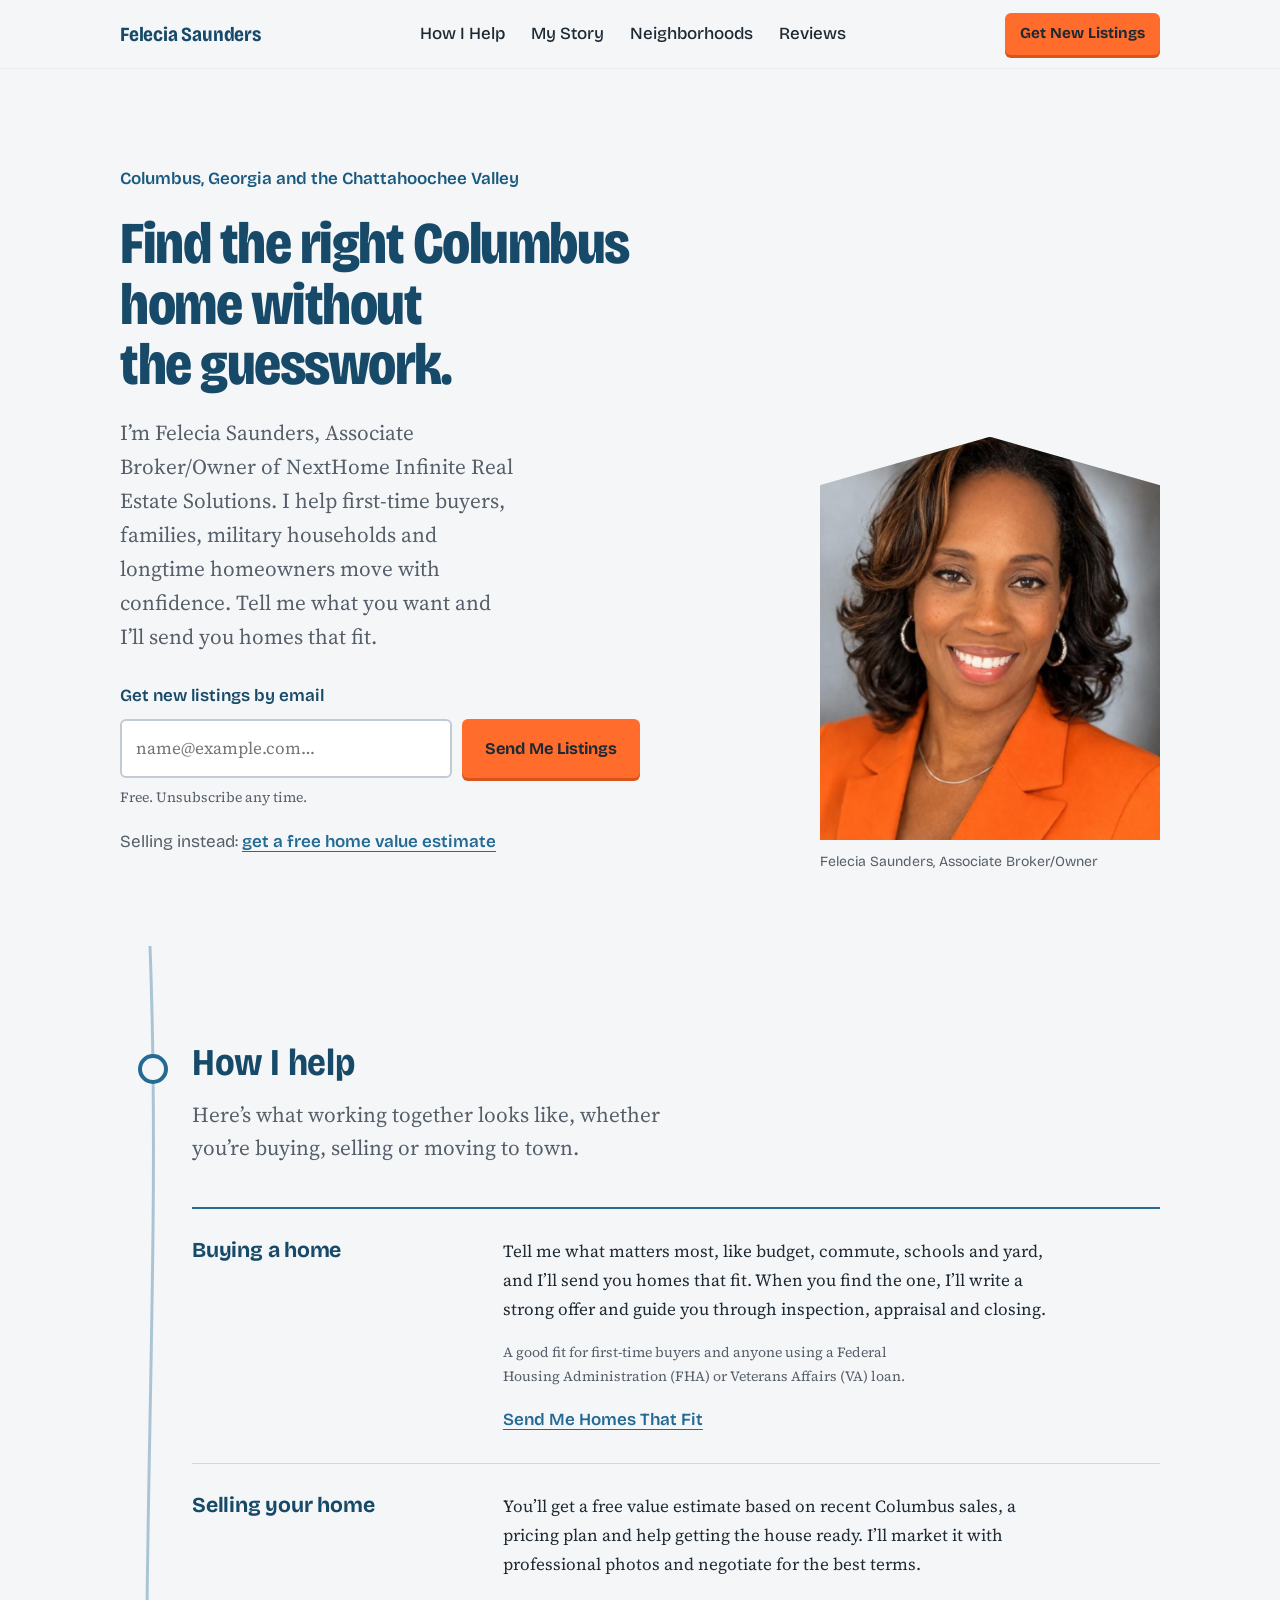
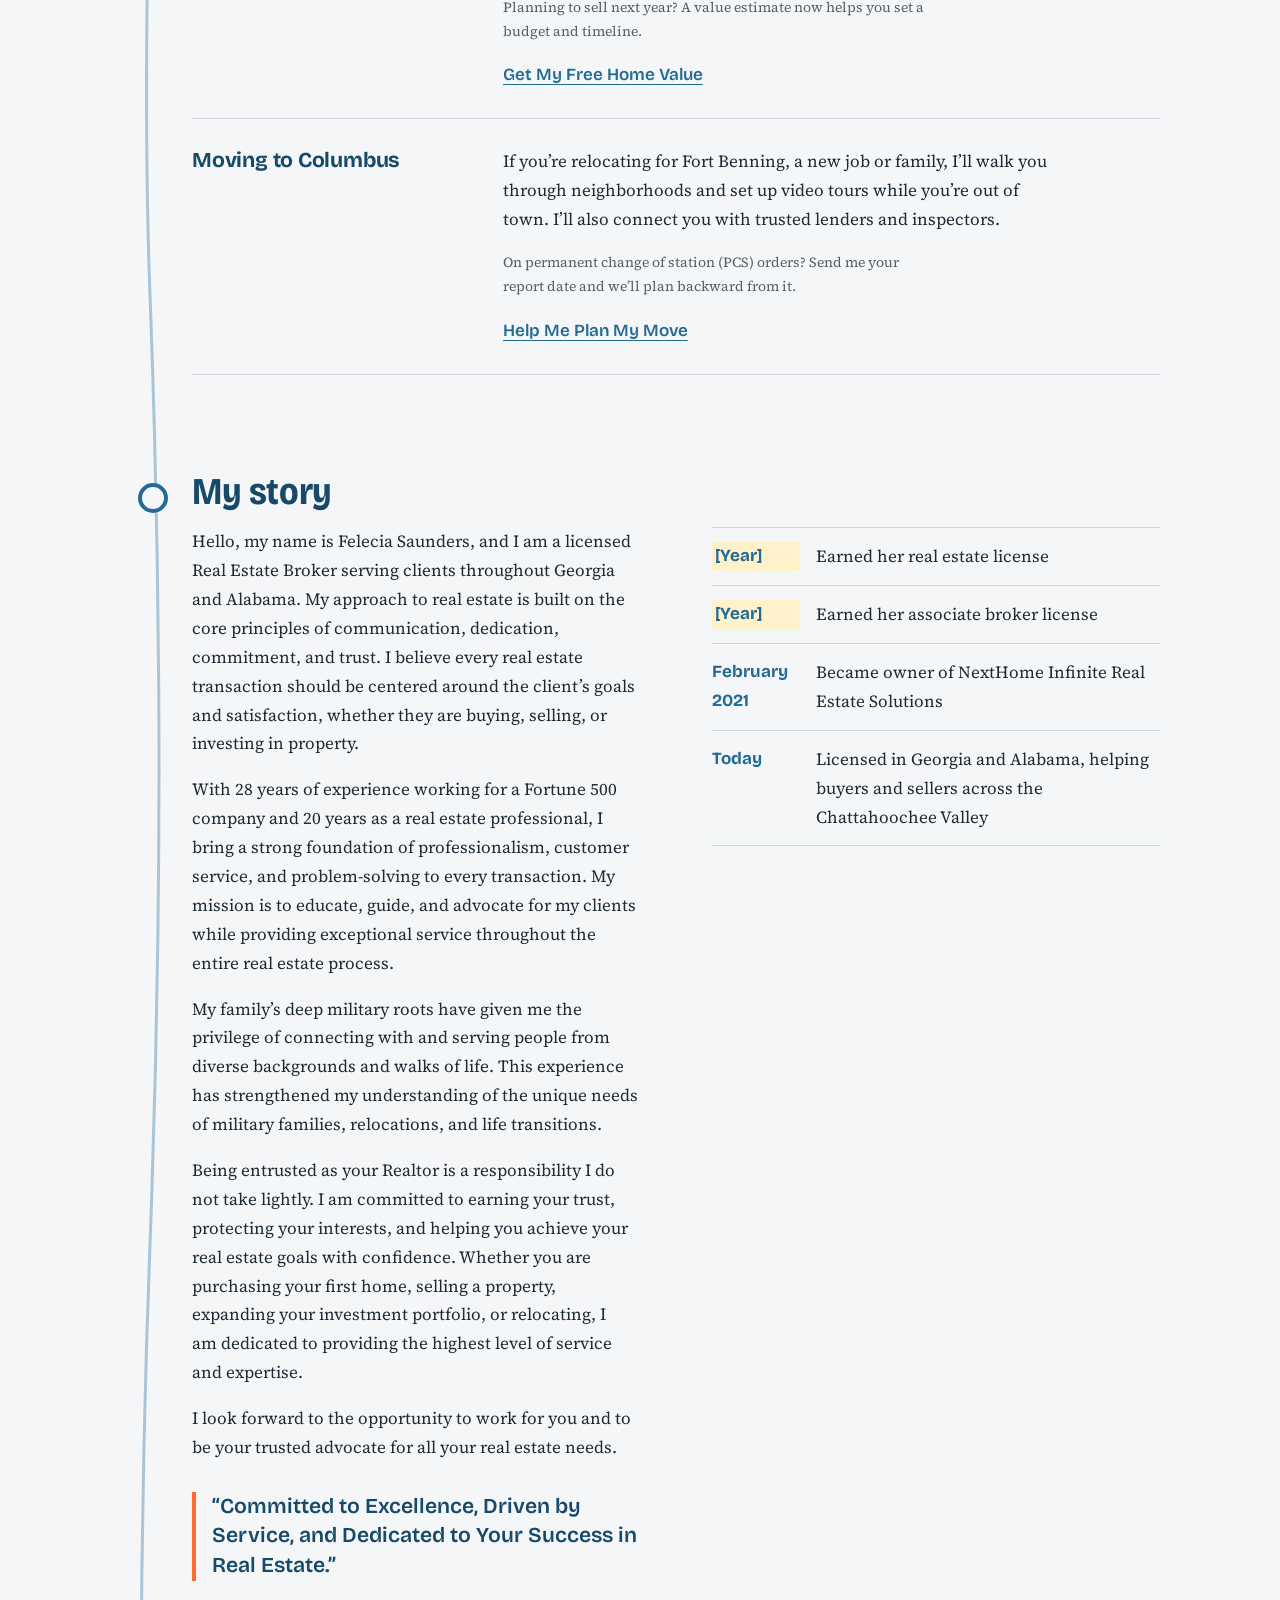
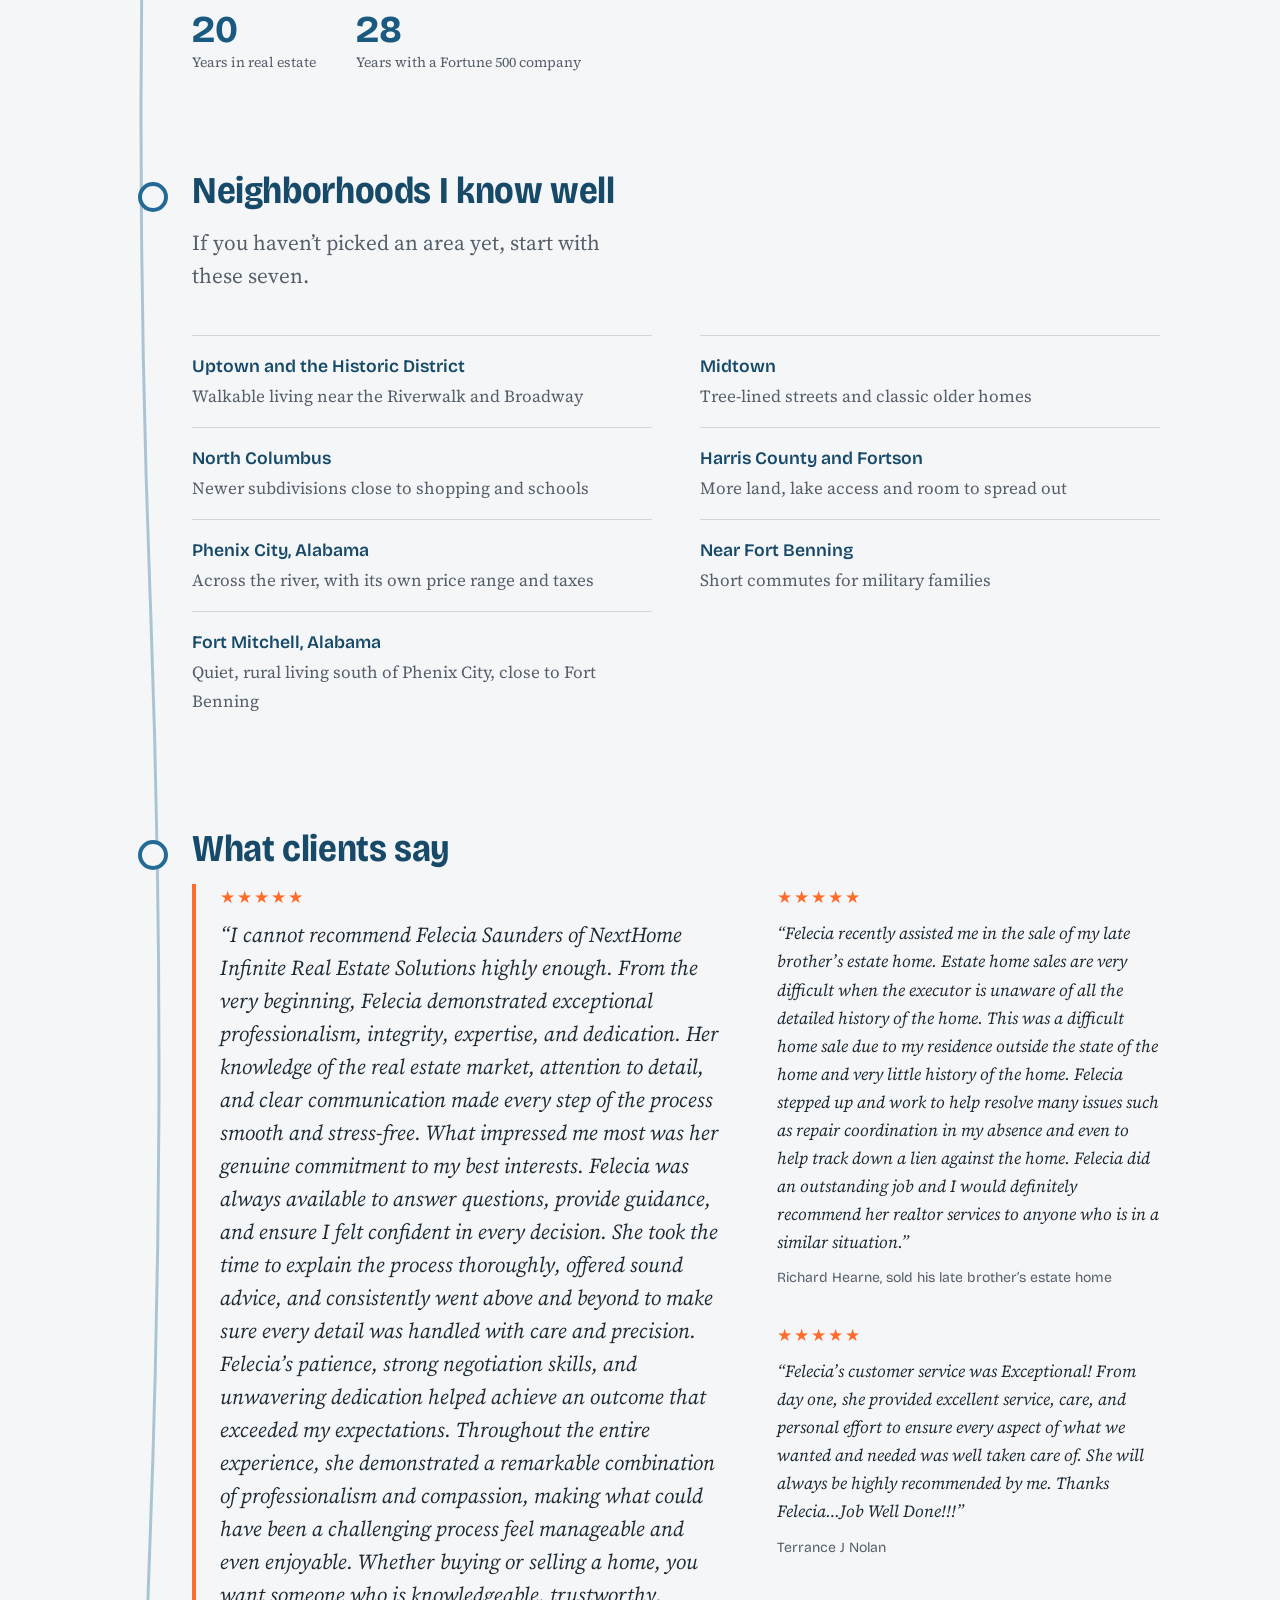
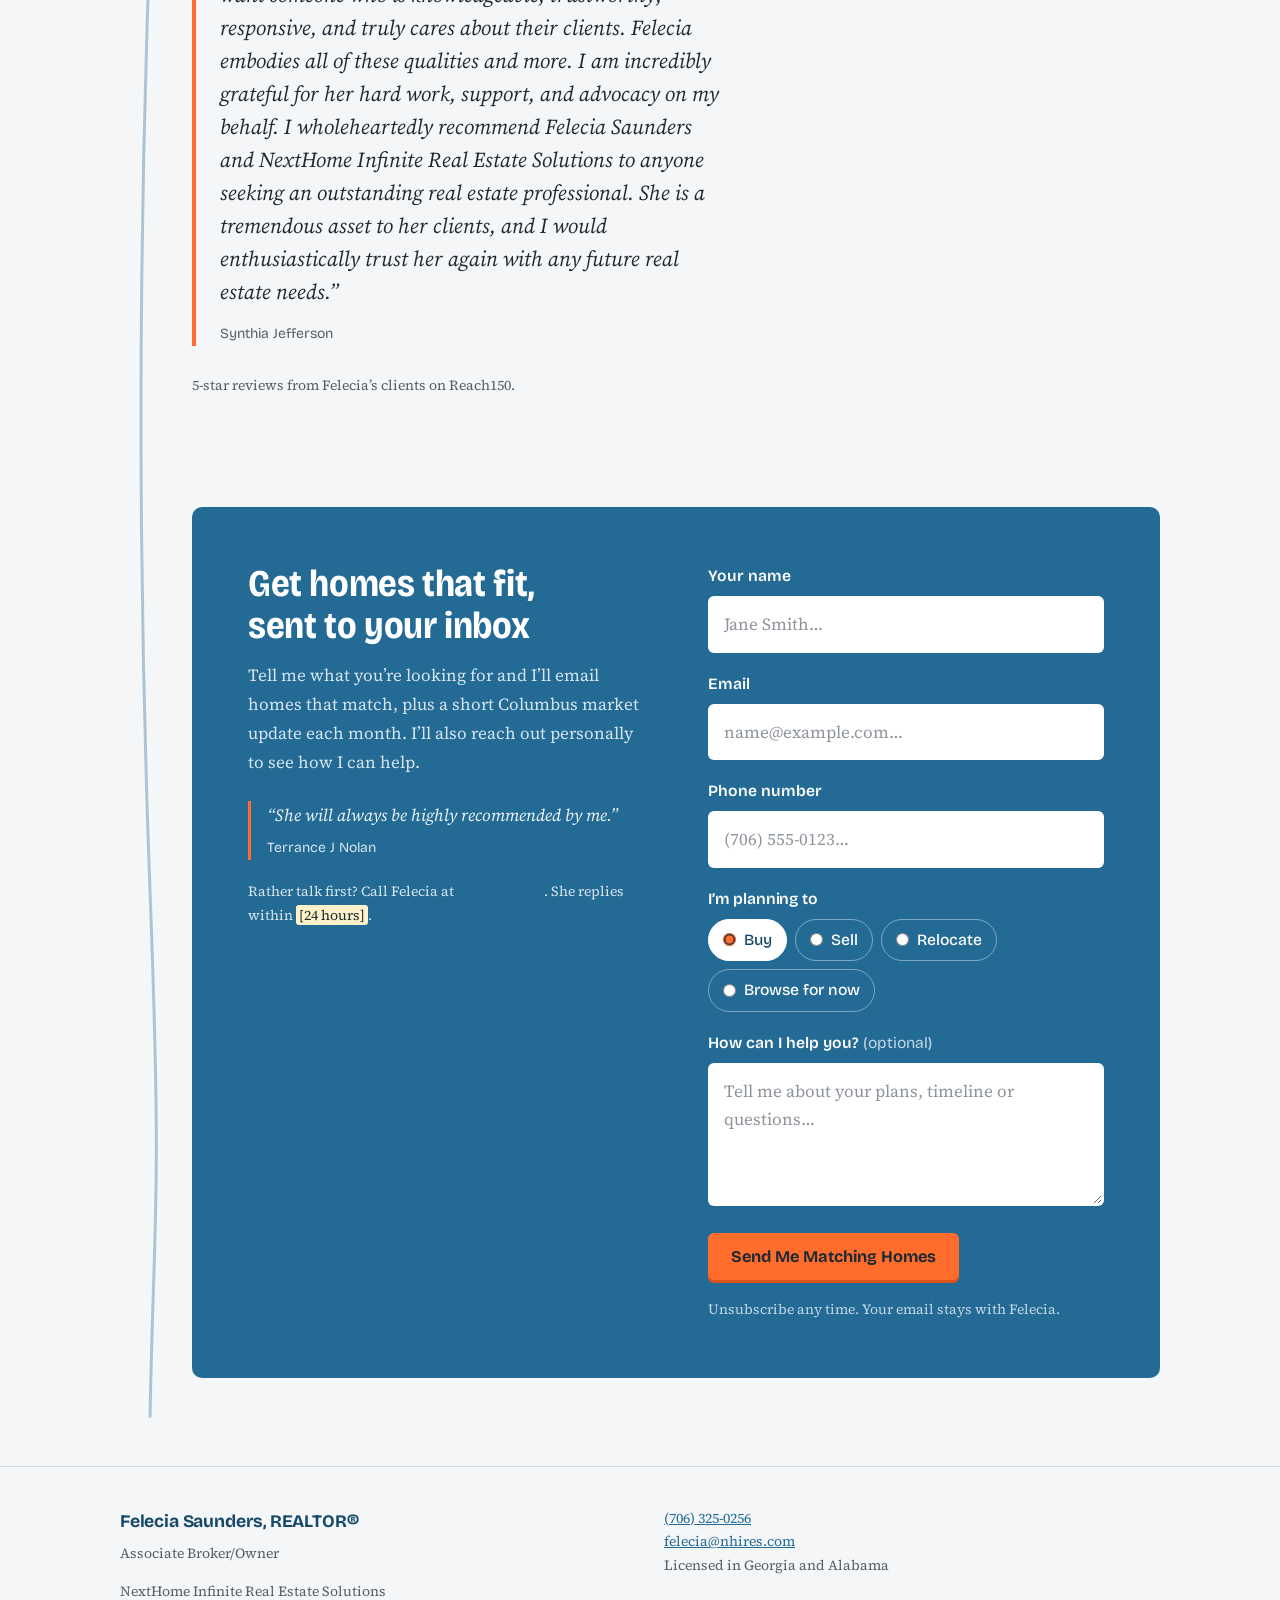
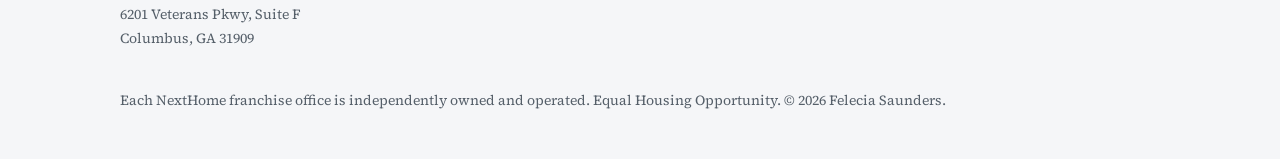
<file: Felecia/new-design/preview-all-in-one.html>
<!doctype html>
<html lang="en">
<head>
<meta charset="utf-8">
<meta name="viewport" content="width=device-width, initial-scale=1">
<meta name="theme-color" content="#F5F6F8">
<title>Felecia Saunders, Columbus GA Realtor</title>
<meta name="description" content="Felecia Saunders, Associate Broker/Owner of NextHome Infinite Real Estate Solutions, helps people buy and sell homes in Columbus, Georgia and across the Chattahoochee Valley.">
<link rel="preconnect" href="https://fonts.googleapis.com">
<link rel="preconnect" href="https://fonts.gstatic.com" crossorigin>
<link href="https://fonts.googleapis.com/css2?family=Bricolage+Grotesque:opsz,wdth,wght@12..96,75..100,400..800&family=Source+Serif+4:ital,opsz,wght@0,8..60,400;0,8..60,600;1,8..60,400&display=swap" rel="stylesheet">
<style>
/* Felecia Saunders — "Riverwalk" design, NextHome brand colors
   NextHome blue #236A95 (Pantone 3015), NextHome orange #FF6C2C (Pantone Orange 021),
   Cool Gray 8 #959499 */

:root{
  --river:#236A95;
  --river-deep:#174A69;
  --mist:#F5F6F8;
  --mist-2:#E6EBF0;
  --leaf:#1B5A80;
  --sun:#FF6C2C;
  --sun-deep:#D9531A;
  --ink:#1E2A33;
  --soft:#555F69;
  --gray:#959499; /* NextHome Cool Gray 8 */

  --display:"Bricolage Grotesque", "Trebuchet MS", sans-serif;
  --body:"Source Serif 4", Georgia, serif;

  /* type scale, ratio ~1.333 */
  --s-1:.875rem; --s0:1.0625rem; --s1:1.33rem; --s2:1.77rem; --s3:2.36rem; --s4:3.15rem;

  --gutter:clamp(16px,4vw,40px);
  --river-col:72px;
}

*{box-sizing:border-box}
html{scroll-behavior:smooth;scroll-padding-top:84px;-webkit-tap-highlight-color:rgba(35,106,149,.15)}
a,button,input,label{touch-action:manipulation}
@media (prefers-reduced-motion:reduce){html{scroll-behavior:auto}}

body{
  margin:0;background:var(--mist);color:var(--ink);
  font-family:var(--body);font-size:var(--s0);line-height:1.7;
  -webkit-font-smoothing:antialiased;
}
h1,h2,h3{text-wrap:balance}
p{text-wrap:pretty}
h1,h2,h3,legend,.name,.foot-name{font-family:var(--display);color:var(--river-deep);font-weight:700;letter-spacing:-.01em}
h1{font-size:clamp(2.3rem,5vw,3.7rem);line-height:1.02;margin:0 0 .35em;font-variation-settings:"wdth" 82;font-weight:800;letter-spacing:-.025em}
h2{font-size:clamp(var(--s2),3.6vw,var(--s3));line-height:1.1;margin:0 0 .4em;font-variation-settings:"wdth" 88}
h3{font-size:var(--s1);line-height:1.25;margin:0 0 .3em}
p{margin:0 0 1em;max-width:62ch}
a{color:var(--river)}
:focus-visible{outline:3px solid var(--sun);outline-offset:3px;border-radius:4px}

.shell{max-width:1120px;margin:0 auto;padding-left:var(--gutter);padding-right:var(--gutter)}
.small{font-size:var(--s-1);color:var(--soft)}
.ph{background:#FFF1C9;border-radius:3px;box-decoration-break:clone;-webkit-box-decoration-break:clone;padding:0 .2em}

.skip{position:absolute;left:-999px;top:8px;background:var(--ink);color:#fff;padding:8px 14px;z-index:99}
.skip:focus{left:8px}

/* Buttons */
.btn{
  display:inline-block;font-family:var(--display);font-weight:700;font-size:1.02rem;
  background:var(--sun);color:var(--ink);text-decoration:none;border:0;cursor:pointer;
  padding:.85em 1.4em;border-radius:6px;box-shadow:0 3px 0 var(--sun-deep);
  transition:transform .12s, box-shadow .12s;
}
.btn:hover{background:#FF8247;box-shadow:0 4px 0 var(--sun-deep)}
.btn:active{transform:translateY(3px);box-shadow:0 0 0 var(--sun-deep)}
.btn-small{padding:.55em 1em;font-size:.95rem}
.link{font-family:var(--display);font-weight:600;color:var(--river);text-underline-offset:4px;text-decoration-thickness:1px}
.link:hover{color:var(--river-deep);text-decoration-thickness:3px}

/* Header */
.top{position:sticky;top:0;z-index:10;background:rgba(245,246,248,.92);backdrop-filter:blur(6px);border-bottom:1px solid var(--mist-2)}
.top-inner{display:flex;align-items:center;justify-content:space-between;gap:24px;height:68px}
.name{font-size:1.25rem;text-decoration:none;font-variation-settings:"wdth" 85}
.top nav{display:flex;gap:26px}
.top nav a{font-family:var(--display);font-weight:500;color:var(--ink);text-decoration:none}
.top nav a:hover{color:var(--river);text-decoration:underline;text-underline-offset:5px}
@media (max-width:880px){.top nav{display:none}}

/* Hero */
.hero{display:grid;grid-template-columns:1.25fr .75fr;gap:clamp(32px,6vw,80px);align-items:end;padding-top:clamp(48px,8vw,96px);padding-bottom:clamp(40px,6vw,72px)}
.where{font-family:var(--display);font-weight:600;color:var(--leaf);margin-bottom:1.2em}
.lead{font-size:var(--s1);line-height:1.6;color:var(--soft);max-width:36ch}
.actions{display:flex;align-items:center;gap:28px;flex-wrap:wrap;margin-top:32px}

.house{margin:0;width:100%;max-width:340px;justify-self:end}
.house-photo{
  aspect-ratio:800/949;max-width:100%;background:var(--mist-2);
  clip-path:polygon(50% 0, 100% 12%, 100% 100%, 0 100%, 0 12%);
  display:flex;align-items:center;justify-content:center;
  background-image:linear-gradient(180deg,#D6E4EE,#B9CDDC);
}
.house-photo img{display:block;width:100%;height:100%;object-fit:contain;object-position:50% 100%}
.house-photo span{font-family:var(--display);color:var(--river-deep);background:rgba(255,255,255,.75);padding:8px 14px;border-radius:4px;margin-top:20%}
.house figcaption{font-family:var(--display);font-size:var(--s-1);color:var(--soft);margin-top:10px}
@media (max-width:820px){
  .hero{grid-template-columns:1fr}
  .house{max-width:300px;order:-1}
}

/* Riverwalk */
.riverwalk{position:relative;padding-bottom:40px}
.river{
  position:absolute;top:0;bottom:0;height:100%;width:60px;
  left:calc(max((100% - 1120px)/2, 0px) + var(--gutter));
  fill:none;stroke:var(--river);stroke-width:3;opacity:.35;
}
.stop{position:relative;padding-top:clamp(56px,8vw,96px);padding-left:calc(var(--gutter) + var(--river-col))}
.stop > h2::before{
  content:"";position:absolute;left:calc(var(--gutter) + 18px);margin-top:.32em;
  width:22px;height:22px;border-radius:50%;background:var(--mist);border:4px solid var(--river);
}
.intro{color:var(--soft);font-size:var(--s1);line-height:1.55;max-width:44ch;margin-bottom:2em}
@media (max-width:700px){
  .river{display:none}
  .stop{padding-left:var(--gutter)}
  .stop > h2::before{display:none}
}

/* How I help: rows, not cards */
.rows{border-top:2px solid var(--river)}
.row{display:grid;grid-template-columns:minmax(180px,.4fr) 1fr;gap:clamp(16px,4vw,48px);padding:28px 0;border-bottom:1px solid #D3D7DC}
.row p:last-child{margin-bottom:0}
@media (max-width:640px){.row{grid-template-columns:1fr;gap:6px}}

/* Story */
.story{display:grid;grid-template-columns:1fr 1fr;gap:clamp(32px,6vw,72px);align-items:start}
.numbers{display:flex;flex-wrap:wrap;gap:16px 40px;margin:28px 0 0}
.numbers div{display:flex;flex-direction:column-reverse}
.numbers dt{font-size:var(--s-1);color:var(--soft)}
.numbers dd{font-variant-numeric:tabular-nums;margin:0;font-family:var(--display);font-weight:700;font-size:var(--s3);line-height:1.1;color:var(--leaf)}
.motto{font-family:var(--display);font-weight:600;font-size:var(--s1);line-height:1.4;color:var(--river-deep);border-left:4px solid var(--sun);padding-left:16px;margin-top:1.4em}
.timeline{list-style:none;margin:0;padding:0}
.timeline li{display:grid;grid-template-columns:5.5rem 1fr;gap:16px;padding:14px 0;border-top:1px solid #D3D7DC}
.timeline li:last-child{border-bottom:1px solid #D3D7DC}
.timeline .year{font-family:var(--display);font-weight:700;color:var(--river)}
.timeline p{margin:0}
@media (max-width:820px){.story{grid-template-columns:1fr}}

/* Neighborhoods */
.hoods{list-style:none;margin:0;padding:0;display:grid;grid-template-columns:repeat(2,1fr);column-gap:48px}
.hoods li{min-width:0;overflow-wrap:anywhere;padding:16px 0;border-top:1px solid #D3D7DC;display:flex;flex-direction:column}
.hoods b{font-family:var(--display);font-weight:600;font-size:1.1rem;color:var(--river-deep)}
.hoods span{color:var(--soft)}
@media (max-width:640px){.hoods{grid-template-columns:1fr}}

/* Reviews */
.quotes{display:grid;grid-template-columns:1.4fr 1fr;grid-template-rows:auto 1fr;gap:32px 48px;align-items:start}
.stars{color:var(--sun);letter-spacing:2px;font-size:1.05rem;margin-bottom:.4em}
.review-source{margin-top:28px}
.quote{margin:0}
.quote blockquote{margin:0 0 .6em;font-style:italic;font-size:var(--s0);line-height:1.65}
.quote-lead{grid-row:span 2;border-left:4px solid var(--sun);padding-left:24px}
.quote-lead blockquote{font-size:var(--s1);line-height:1.55}
.quote figcaption{font-family:var(--display);font-size:var(--s-1);color:var(--soft)}
@media (max-width:760px){.quotes{grid-template-columns:1fr}.quote-lead{grid-row:auto}}

/* Join */
.join{
  display:grid;grid-template-columns:1fr 1fr;gap:clamp(28px,5vw,64px);
  background:var(--river);color:#EEF4F8;border-radius:10px;padding:clamp(28px,5vw,56px);
}
.join h2{color:#fff}
.join-text p{color:#D6E6F0}
.join-form{display:grid;gap:18px}
.field{margin:0;border:0;padding:0}
.join label,.join legend{display:block;font-family:var(--display);font-weight:600;color:#fff;margin-bottom:6px;font-size:.98rem;padding:0}
.join input[type=text],.join input:not([type]),.join input[type=email]{
  width:100%;font:inherit;font-family:var(--body);padding:12px 14px;border-radius:6px;
  border:2px solid transparent;background:#fff;color:var(--ink);
}
.join textarea{width:100%;font:inherit;font-family:var(--body);padding:12px 14px;border-radius:6px;border:2px solid transparent;background:#fff;color:var(--ink);resize:vertical;min-height:110px}
.join textarea:focus-visible{outline:3px solid var(--sun);outline-offset:1px}
.join textarea::placeholder{color:#8E949B}
.optional{font-weight:400;color:#C3D7E6}
.join input[type=tel]{width:100%;font:inherit;font-family:var(--body);padding:12px 14px;border-radius:6px;border:2px solid transparent;background:#fff;color:var(--ink)}
.join input::placeholder{color:#8E949B}
.choices label:focus-within{outline:3px solid var(--sun);outline-offset:2px}
.join input:focus-visible{outline:3px solid var(--sun);outline-offset:1px}
.join input[aria-invalid=true]{border-color:#FFB89A}
.error{color:#FFE0D1;font-size:var(--s-1);margin:6px 0 0}
.choices{display:flex;flex-wrap:wrap;gap:8px}
.choices label{
  display:flex;align-items:center;gap:8px;margin:0;font-weight:500;cursor:pointer;
  border:1.5px solid rgba(255,255,255,.4);border-radius:999px;padding:7px 14px;
}
.choices label:has(input:checked){background:#fff;color:var(--river-deep);border-color:#fff}
.choices input{accent-color:var(--sun);margin:0}
.join .btn{justify-self:start}
.join .small{color:#C3D7E6;margin:0}
.joined{align-self:center}
.joined h3{color:#fff;font-size:var(--s2)}
.joined p{color:#D6E6F0}
@media (max-width:820px){.join{grid-template-columns:1fr}}

/* Footer */
.foot{border-top:1px solid #D3D7DC;margin-top:48px;padding:40px 0 32px;color:var(--soft);font-size:var(--s-1)}
.foot-inner{display:grid;grid-template-columns:1fr 1fr;gap:16px 48px}
.foot-name{font-size:1.1rem;margin-bottom:.3em}
.legal{grid-column:1 / -1;max-width:none;margin-top:8px}
@media (max-width:600px){.foot-inner{grid-template-columns:1fr}}

/* ---------- CRO additions ---------- */
/* Hero quick signup */
.quick{margin-top:28px;max-width:520px}
.quick label{display:block;font-family:var(--display);font-weight:600;color:var(--river-deep);margin-bottom:8px}
.quick-row{display:flex;gap:10px;flex-wrap:wrap}
.quick-row input{
  flex:1 1 220px;min-width:0;font:inherit;padding:13px 14px;border-radius:6px;
  border:2px solid #C2CBD3;background:#fff;color:var(--ink);
}
.quick-row input:focus-visible{outline:3px solid var(--sun);outline-offset:1px;border-color:var(--river)}
.quick-row input[aria-invalid=true]{border-color:#C2410C}
.quick .error{color:#B23A12}
.quick-note{margin:8px 0 0}
.quick-done{margin-top:28px;max-width:520px;background:#fff;border-left:4px solid var(--leaf);padding:14px 18px;border-radius:4px}
.quick-done p{margin:0}
.seller-link{margin-top:18px;font-family:var(--display);color:var(--soft)}

/* Per-service buttons */
.row-cta{display:inline-block;margin-top:4px}

/* Trust near the form */
.join-quote{margin:24px 0 0;padding-left:16px;border-left:3px solid var(--sun);font-style:italic;color:#EEF4F8}
.join-quote cite{display:block;font-style:normal;font-family:var(--display);font-size:var(--s-1);margin-top:6px;color:#D6E6F0}
.join .ph{color:var(--ink)}
.join-call{margin-top:20px;font-size:var(--s-1)}

/* Typo suggestion */
.suggest{font-size:var(--s-1);margin:6px 0 0}
.suggest button{font:inherit;background:none;border:0;padding:0;text-decoration:underline;cursor:pointer;color:inherit;font-weight:700}
.quick .suggest{color:var(--river-deep)}
.join .suggest{color:#FFE0C2}

.btn:disabled{opacity:.75;cursor:progress}

/* Mobile: text and signup first, smaller photo after */
@media (max-width:820px){
  .house{order:0;max-width:220px}
}
</style>
</head>
<body>

<a class="skip" href="#main">Skip to content</a>

<header class="top">
  <div class="shell top-inner">
    <a href="#main" class="name" translate="no">Felecia Saunders</a>
    <nav aria-label="Main">
      <a href="#help">How I Help</a>
      <a href="#story">My Story</a>
      <a href="#neighborhoods">Neighborhoods</a>
      <a href="#reviews">Reviews</a>
    </nav>
    <a href="#join" class="btn btn-small">Get New Listings</a>
  </div>
</header>

<main id="main">

  <!-- HERO -->
  <section class="hero shell">
    <div class="hero-text">
      <p class="where">Columbus, Georgia and the Chattahoochee Valley</p>
      <h1>Find the right Columbus home without the guesswork.</h1>
      <p class="lead">I’m Felecia Saunders, Associate Broker/Owner of <span translate="no">NextHome Infinite Real Estate Solutions</span>. I help first-time buyers, families, military households and longtime homeowners move with confidence. Tell me what you want and I’ll send you homes that fit.</p>
      <form class="quick" id="quick-form" novalidate>
        <label for="quick-email">Get new listings by email</label>
        <div class="quick-row">
          <input id="quick-email" name="email" type="email" inputmode="email" autocomplete="email" spellcheck="false" placeholder="name@example.com…" required aria-describedby="quick-error">
          <button class="btn" type="submit">Send Me Listings</button>
        </div>
        <p class="error" id="quick-error" aria-live="polite" hidden>Enter an email address like name@example.com.</p>
        <p class="small quick-note">Free. Unsubscribe any time.</p>
      </form>
      <div class="quick-done" id="quick-done" role="status" aria-live="polite" hidden tabindex="-1">
        <p><b>You’re on the list.</b> For homes that match exactly, <a href="#join" id="quick-more">tell Felecia what you’re looking for</a>.</p>
      </div>
      <p class="seller-link">Selling instead: <a href="#join" data-goal="sell" class="link">get a free home value estimate</a></p>
    </div>
    <figure class="house">
      <div class="house-photo">
        <img src="[data-uri]" width="800" height="949" alt="Felecia Saunders, smiling, in an orange blazer" fetchpriority="high">
      </div>
      <figcaption>Felecia Saunders, Associate Broker/Owner</figcaption>
    </figure>
  </section>

  <!-- RIVERWALK: everything below sits along the river line -->
  <div class="riverwalk">
    <svg class="river" aria-hidden="true" viewBox="0 0 60 1000" preserveAspectRatio="none">
      <path d="M30 0 C 42 60, 18 120, 30 180 S 42 300, 30 360 S 18 480, 30 540 S 42 660, 30 720 S 18 840, 30 900 S 34 960, 30 1000"
            vector-effect="non-scaling-stroke"/>
    </svg>

    <!-- HOW I HELP -->
    <section id="help" class="stop shell">
      <h2>How I help</h2>
      <p class="intro">Here’s what working together looks like, whether you’re buying, selling or moving to town.</p>

      <div class="rows">
        <article class="row">
          <h3>Buying a home</h3>
          <div>
            <p>Tell me what matters most, like budget, commute, schools and yard, and I’ll send you homes that fit. When you find the one, I’ll write a strong offer and guide you through inspection, appraisal and closing.</p>
            <p class="small">A good fit for first-time buyers and anyone using a Federal Housing Administration (FHA) or Veterans Affairs (VA) loan.</p>
            <a href="#join" data-goal="buy" class="link row-cta">Send Me Homes That Fit</a>
          </div>
        </article>
        <article class="row">
          <h3>Selling your home</h3>
          <div>
            <p>You’ll get a free value estimate based on recent Columbus sales, a pricing plan and help getting the house ready. I’ll market it with professional photos and negotiate for the best terms.</p>
            <p class="small">Planning to sell next year? A value estimate now helps you set a budget and timeline.</p>
            <a href="#join" data-goal="sell" class="link row-cta">Get My Free Home Value</a>
          </div>
        </article>
        <article class="row">
          <h3>Moving to Columbus</h3>
          <div>
            <p>If you’re relocating for Fort Benning, a new job or family, I’ll walk you through neighborhoods and set up video tours while you’re out of town. I’ll also connect you with trusted lenders and inspectors.</p>
            <p class="small">On permanent change of station (PCS) orders? Send me your report date and we’ll plan backward from it.</p>
            <a href="#join" data-goal="relocate" class="link row-cta">Help Me Plan My Move</a>
          </div>
        </article>
      </div>
    </section>

    <!-- MY STORY -->
    <section id="story" class="stop shell">
      <h2>My story</h2>
      <div class="story">
        <div class="story-text">
          <p>Hello, my name is Felecia Saunders, and I am a licensed Real Estate Broker serving clients throughout Georgia and Alabama. My approach to real estate is built on the core principles of communication, dedication, commitment, and trust. I believe every real estate transaction should be centered around the client’s goals and satisfaction, whether they are buying, selling, or investing in property.</p>
          <p>With 28 years of experience working for a Fortune 500 company and 20 years as a real estate professional, I bring a strong foundation of professionalism, customer service, and problem-solving to every transaction. My mission is to educate, guide, and advocate for my clients while providing exceptional service throughout the entire real estate process.</p>
          <p>My family’s deep military roots have given me the privilege of connecting with and serving people from diverse backgrounds and walks of life. This experience has strengthened my understanding of the unique needs of military families, relocations, and life transitions.</p>
          <p>Being entrusted as your Realtor is a responsibility I do not take lightly. I am committed to earning your trust, protecting your interests, and helping you achieve your real estate goals with confidence. Whether you are purchasing your first home, selling a property, expanding your investment portfolio, or relocating, I am dedicated to providing the highest level of service and expertise.</p>
          <p>I look forward to the opportunity to work for you and to be your trusted advocate for all your real estate needs.</p>
          <p class="motto">“Committed to Excellence, Driven by Service, and Dedicated to Your Success in Real Estate.”</p>

          <dl class="numbers">
            <div><dt>Years in real estate</dt><dd>20</dd></div>
            <div><dt>Years with a Fortune 500 company</dt><dd>28</dd></div>
          </dl>
        </div>

        <ol class="timeline" aria-label="Career timeline">
          <li><span class="year ph">[Year]</span><p>Earned her real estate license</p></li>
          <li><span class="year ph">[Year]</span><p>Earned her associate broker license</p></li>
          <li><span class="year">February 2021</span><p>Became owner of <span translate="no">NextHome Infinite Real Estate Solutions</span></p></li>
          <li><span class="year">Today</span><p>Licensed in Georgia and Alabama, helping buyers and sellers across the Chattahoochee Valley</p></li>
        </ol>
      </div>
    </section>

    <!-- NEIGHBORHOODS -->
    <section id="neighborhoods" class="stop shell">
      <h2>Neighborhoods I know well</h2>
      <p class="intro">If you haven’t picked an area yet, start with these seven.</p>
      <ul class="hoods">
        <li><b>Uptown and the Historic District</b><span>Walkable living near the Riverwalk and Broadway</span></li>
        <li><b>Midtown</b><span>Tree-lined streets and classic older homes</span></li>
        <li><b>North Columbus</b><span>Newer subdivisions close to shopping and schools</span></li>
        <li><b>Harris County and Fortson</b><span>More land, lake access and room to spread out</span></li>
        <li><b>Phenix City, Alabama</b><span>Across the river, with its own price range and taxes</span></li>
        <li><b>Near Fort Benning</b><span>Short commutes for military families</span></li>
        <li><b>Fort Mitchell, Alabama</b><span>Quiet, rural living south of Phenix City, close to Fort Benning</span></li>
      </ul>
    </section>

    <!-- REVIEWS -->
    <section id="reviews" class="stop shell">
      <h2>What clients say</h2>
      <div class="quotes">
        <figure class="quote quote-lead">
          <div class="stars" aria-label="5 out of 5 stars">★★★★★</div>
          <blockquote>“I cannot recommend Felecia Saunders of NextHome Infinite Real Estate Solutions highly enough. From the very beginning, Felecia demonstrated exceptional professionalism, integrity, expertise, and dedication. Her knowledge of the real estate market, attention to detail, and clear communication made every step of the process smooth and stress-free. What impressed me most was her genuine commitment to my best interests. Felecia was always available to answer questions, provide guidance, and ensure I felt confident in every decision. She took the time to explain the process thoroughly, offered sound advice, and consistently went above and beyond to make sure every detail was handled with care and precision. Felecia’s patience, strong negotiation skills, and unwavering dedication helped achieve an outcome that exceeded my expectations. Throughout the entire experience, she demonstrated a remarkable combination of professionalism and compassion, making what could have been a challenging process feel manageable and even enjoyable. Whether buying or selling a home, you want someone who is knowledgeable, trustworthy, responsive, and truly cares about their clients. Felecia embodies all of these qualities and more. I am incredibly grateful for her hard work, support, and advocacy on my behalf. I wholeheartedly recommend Felecia Saunders and NextHome Infinite Real Estate Solutions to anyone seeking an outstanding real estate professional. She is a tremendous asset to her clients, and I would enthusiastically trust her again with any future real estate needs.”</blockquote>
          <figcaption>Synthia Jefferson</figcaption>
        </figure>
        <figure class="quote">
          <div class="stars" aria-label="5 out of 5 stars">★★★★★</div>
          <blockquote>“Felecia recently assisted me in the sale of my late brother’s estate home. Estate home sales are very difficult when the executor is unaware of all the detailed history of the home. This was a difficult home sale due to my residence outside the state of the home and very little history of the home. Felecia stepped up and work to help resolve many issues such as repair coordination in my absence and even to help track down a lien against the home. Felecia did an outstanding job and I would definitely recommend her realtor services to anyone who is in a similar situation.”</blockquote>
          <figcaption>Richard Hearne, sold his late brother’s estate home</figcaption>
        </figure>
        <figure class="quote">
          <div class="stars" aria-label="5 out of 5 stars">★★★★★</div>
          <blockquote>“Felecia’s customer service was Exceptional! From day one, she provided excellent service, care, and personal effort to ensure every aspect of what we wanted and needed was well taken care of. She will always be highly recommended by me. Thanks Felecia…Job Well Done!!!”</blockquote>
          <figcaption>Terrance J Nolan</figcaption>
        </figure>
      </div>
      <p class="small review-source">5-star reviews from Felecia’s clients on Reach150.</p>
    </section>

    <!-- JOIN -->
    <section id="join" class="stop stop-last shell">
      <div class="join">
        <div class="join-text">
          <h2 id="join-title">Get homes that fit, sent to your inbox</h2>
          <p id="join-intro">Tell me what you’re looking for and I’ll email homes that match, plus a short Columbus market update each month. I’ll also reach out personally to see how I can help.</p>
          <blockquote class="join-quote">“She will always be highly recommended by me.”<cite>Terrance J Nolan</cite></blockquote>
          <p class="join-call">Rather talk first? Call Felecia at <a href="tel:+17063250256">(706)&nbsp;325-0256</a>. She replies within <span class="ph">[24 hours]</span>.</p>
        </div>

        <form id="join-form" class="join-form" novalidate>
          <div class="field">
            <label for="name">Your name</label>
            <input id="name" name="name" autocomplete="name" placeholder="Jane Smith…" required>
          </div>
          <div class="field">
            <label for="email">Email</label>
            <input id="email" name="email" type="email" inputmode="email" autocomplete="email" spellcheck="false" placeholder="name@example.com…" required aria-describedby="email-error">
            <p class="error" id="email-error" aria-live="polite" hidden>Enter an email address like name@example.com.</p>
          </div>
          <div class="field">
            <label for="phone">Phone number</label>
            <input id="phone" name="phone" type="tel" inputmode="tel" autocomplete="tel" placeholder="(706) 555-0123…" required aria-describedby="phone-error">
            <p class="error" id="phone-error" aria-live="polite" hidden>Enter a 10-digit phone number, like (706) 555-0123.</p>
          </div>
          <fieldset class="field">
            <legend>I’m planning to</legend>
            <div class="choices">
              <label><input type="radio" name="goal" value="buy" checked> Buy</label>
              <label><input type="radio" name="goal" value="sell"> Sell</label>
              <label><input type="radio" name="goal" value="relocate"> Relocate</label>
              <label><input type="radio" name="goal" value="browse"> Browse for now</label>
            </div>
          </fieldset>
          <div class="field">
            <label for="message">How can I help you? <span class="optional">(optional)</span></label>
            <textarea id="message" name="message" rows="4" placeholder="Tell me about your plans, timeline or questions…"></textarea>
          </div>
          <button class="btn" type="submit" id="join-btn">Send Me Matching Homes</button>
          <p class="small">Unsubscribe any time. Your email stays with Felecia.</p>
        </form>

        <div class="joined" id="joined" role="status" aria-live="polite" hidden tabindex="-1">
          <h3>You’re on the list.</h3>
          <p>Thanks! Felecia will email you soon with homes that fit what you’re looking for.</p>
        </div>
      </div>
    </section>
  </div>
</main>

<footer class="foot">
  <div class="shell foot-inner">
    <div>
      <p class="foot-name">Felecia Saunders, REALTOR®</p>
      <p>Associate Broker/Owner</p>
      <p><span translate="no">NextHome Infinite Real Estate Solutions</span><br>6201 Veterans Pkwy, Suite F<br>Columbus, GA 31909</p>
    </div>
    <div>
      <p><a href="tel:+17063250256">(706)&nbsp;325-0256</a><br><a href="mailto:felecia@nhires.com">felecia@nhires.com</a><br>Licensed in Georgia and Alabama</p>
    </div>
    <p class="legal">Each NextHome franchise office is independently owned and operated. Equal Housing Opportunity. © <span id="year"></span> Felecia Saunders.</p>
  </div>
</footer>

<script>
// Felecia Saunders: site scripts

// Footer year
document.getElementById('year').textContent = new Date().getFullYear();

// NOTE: the forms are design-only for now. They validate and show a
// confirmation, but emails are not saved anywhere until the forms are
// connected to Mailchimp or another email service.

var EMAIL_RE = /^\S+@\S+\.\S+$/;

// ---------- Email typo suggestions ("Did you mean gmail.com?") ----------
var DOMAINS = ['gmail.com', 'yahoo.com', 'hotmail.com', 'outlook.com', 'icloud.com', 'aol.com', 'live.com', 'msn.com', 'comcast.net', 'att.net'];

function distance(a, b) {
  var d = [];
  for (var i = 0; i <= a.length; i++) { d[i] = [i]; }
  for (var j = 0; j <= b.length; j++) { d[0][j] = j; }
  for (i = 1; i <= a.length; i++) {
    for (j = 1; j <= b.length; j++) {
      d[i][j] = Math.min(d[i - 1][j] + 1, d[i][j - 1] + 1,
        d[i - 1][j - 1] + (a[i - 1] === b[j - 1] ? 0 : 1));
    }
  }
  return d[a.length][b.length];
}

function suggestFor(value) {
  var at = value.lastIndexOf('@');
  if (at < 1) return null;
  var domain = value.slice(at + 1).toLowerCase();
  if (!domain || DOMAINS.indexOf(domain) > -1) return null;
  for (var k = 0; k < DOMAINS.length; k++) {
    if (distance(domain, DOMAINS[k]) <= 2) return value.slice(0, at + 1) + DOMAINS[k];
  }
  return null;
}

function attachSuggestion(input) {
  var box = document.createElement('p');
  box.className = 'suggest';
  box.hidden = true;
  box.setAttribute('aria-live', 'polite');
  input.closest('.field, .quick').appendChild(box);
  input.addEventListener('blur', function () {
    var fix = suggestFor(input.value.trim());
    if (!fix) { box.hidden = true; return; }
    box.innerHTML = '';
    box.append('Did you mean ');
    var b = document.createElement('button');
    b.type = 'button';
    b.textContent = fix;
    b.addEventListener('click', function () { input.value = fix; box.hidden = true; input.focus(); });
    box.append(b, '?');
    box.hidden = false;
  });
}

// ---------- Shared submit handling ----------
function validate(input, errorEl) {
  var ok = EMAIL_RE.test(input.value.trim());
  input.setAttribute('aria-invalid', ok ? 'false' : 'true');
  errorEl.hidden = ok;
  if (!ok) input.focus();
  return ok;
}

function fakeSend(button, done) {
  var label = button.textContent;
  button.disabled = true;
  button.textContent = 'Sending…';
  setTimeout(function () { button.disabled = false; button.textContent = label; done(); }, 700);
}

// ---------- Hero quick signup (email only) ----------
var quickForm = document.getElementById('quick-form');
var quickEmail = document.getElementById('quick-email');
var quickDone = document.getElementById('quick-done');
attachSuggestion(quickEmail);

quickForm.addEventListener('submit', function (e) {
  e.preventDefault();
  if (!validate(quickEmail, document.getElementById('quick-error'))) return;
  fakeSend(quickForm.querySelector('button[type=submit]'), function () {
    quickForm.hidden = true;
    quickDone.hidden = false;
    quickDone.focus();
  });
});

// "Tell Felecia what you're looking for" carries the email down to the full form
document.getElementById('quick-more').addEventListener('click', function () {
  document.getElementById('email').value = quickEmail.value.trim();
  setTimeout(function () { document.getElementById('name').focus(); }, 400);
});

// ---------- Full signup: copy changes with the visitor's goal ----------
var COPY = {
  buy:      { title: 'Get homes that fit, sent to your inbox', button: 'Send Me Matching Homes' },
  sell:     { title: 'Get your free home value estimate', button: 'Get My Free Home Value' },
  relocate: { title: 'Plan your move to Columbus', button: 'Help Me Plan My Move' },
  browse:   { title: 'Get new Columbus listings by email', button: 'Send Me New Listings' }
};
var joinTitle = document.getElementById('join-title');
var joinBtn = document.getElementById('join-btn');

function setGoal(goal) {
  var radio = document.querySelector('input[name=goal][value=' + goal + ']');
  if (radio) radio.checked = true;
  joinTitle.textContent = COPY[goal].title;
  joinBtn.textContent = COPY[goal].button;
}

document.querySelectorAll('input[name=goal]').forEach(function (r) {
  r.addEventListener('change', function () { setGoal(r.value); });
});

// Buttons like "Get My Free Home Value" open the form with that choice picked
document.querySelectorAll('[data-goal]').forEach(function (a) {
  a.addEventListener('click', function () { setGoal(a.getAttribute('data-goal')); });
});

var form = document.getElementById('join-form');
var email = document.getElementById('email');
var joined = document.getElementById('joined');
attachSuggestion(email);

form.addEventListener('submit', function (e) {
  e.preventDefault();
  if (!validate(email, document.getElementById('email-error'))) return;
  var phone = document.getElementById('phone');
  var phoneOk = phone.value.replace(/\D/g, '').length >= 10;
  phone.setAttribute('aria-invalid', phoneOk ? 'false' : 'true');
  document.getElementById('phone-error').hidden = phoneOk;
  if (!phoneOk) { phone.focus(); return; }
  fakeSend(joinBtn, function () {
    form.hidden = true;
    joined.hidden = false;
    joined.focus();
  });
});
</script>
</body>
</html>
</file>
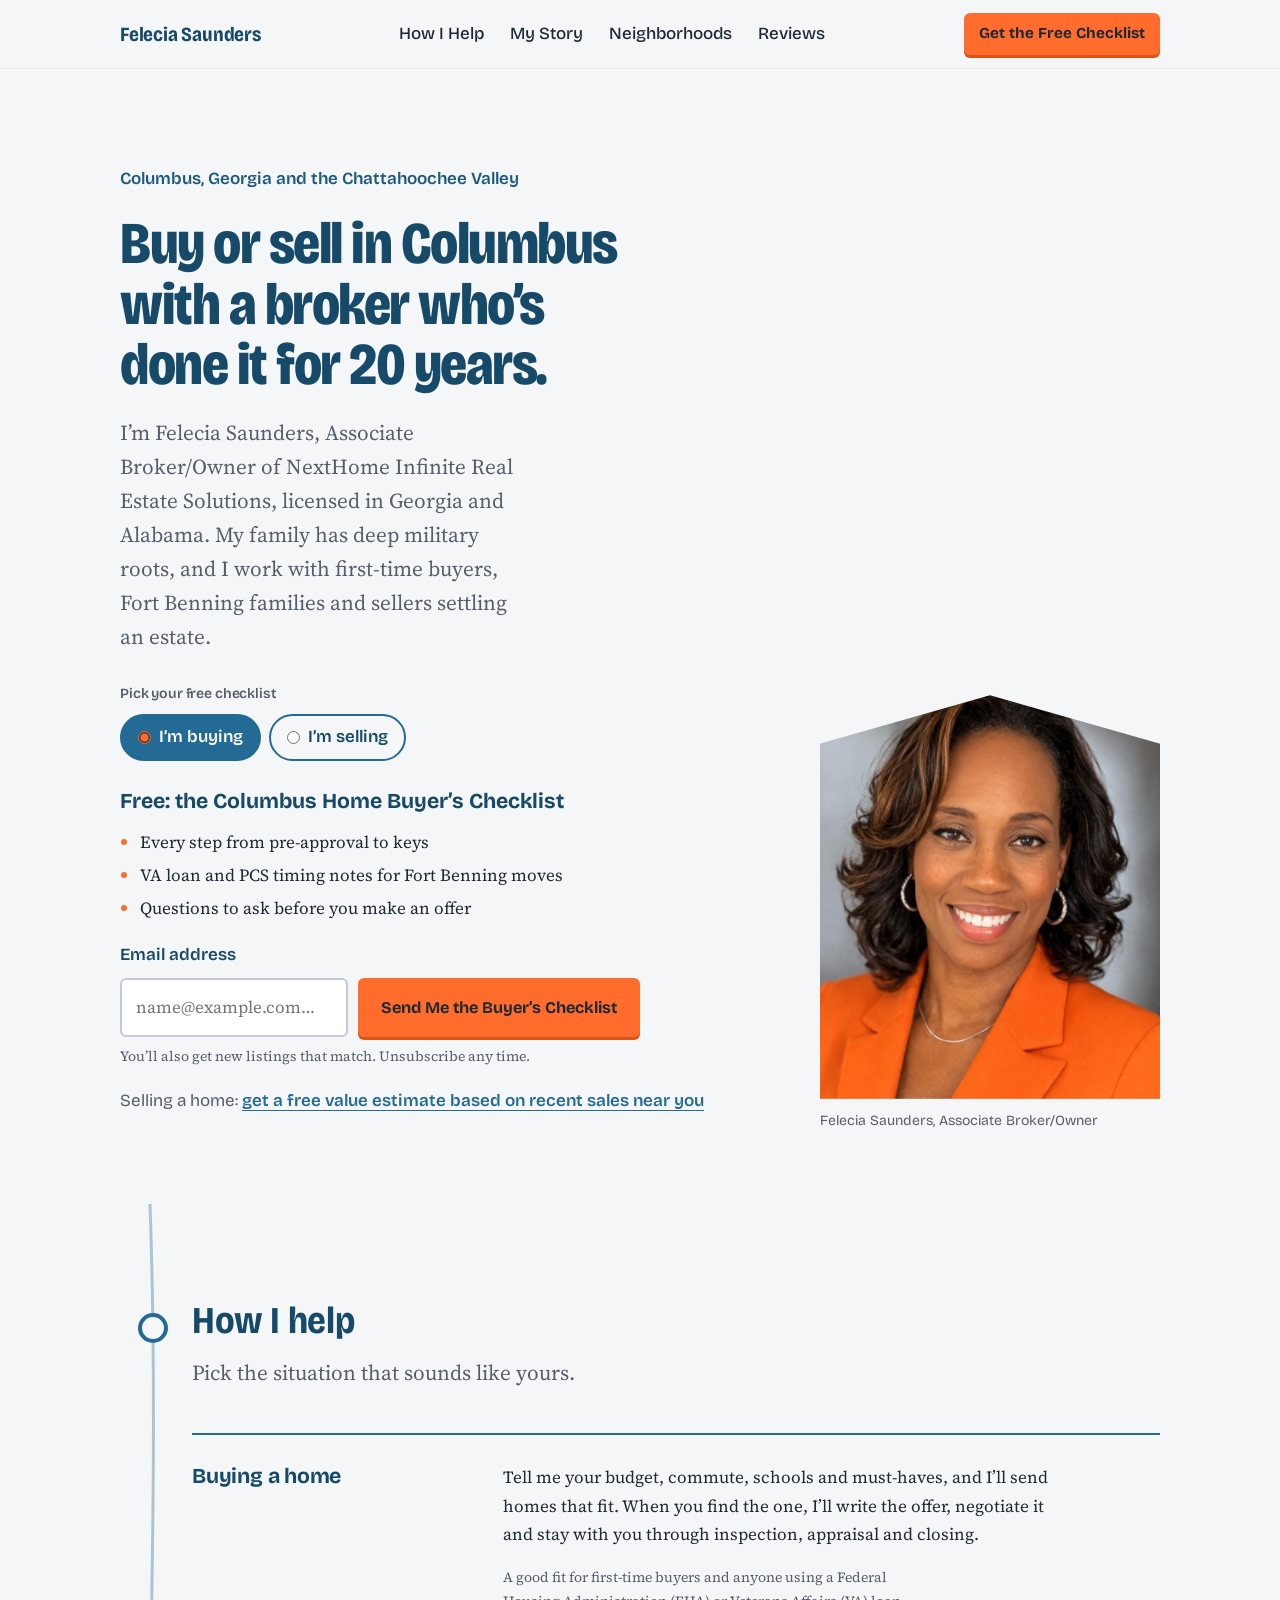
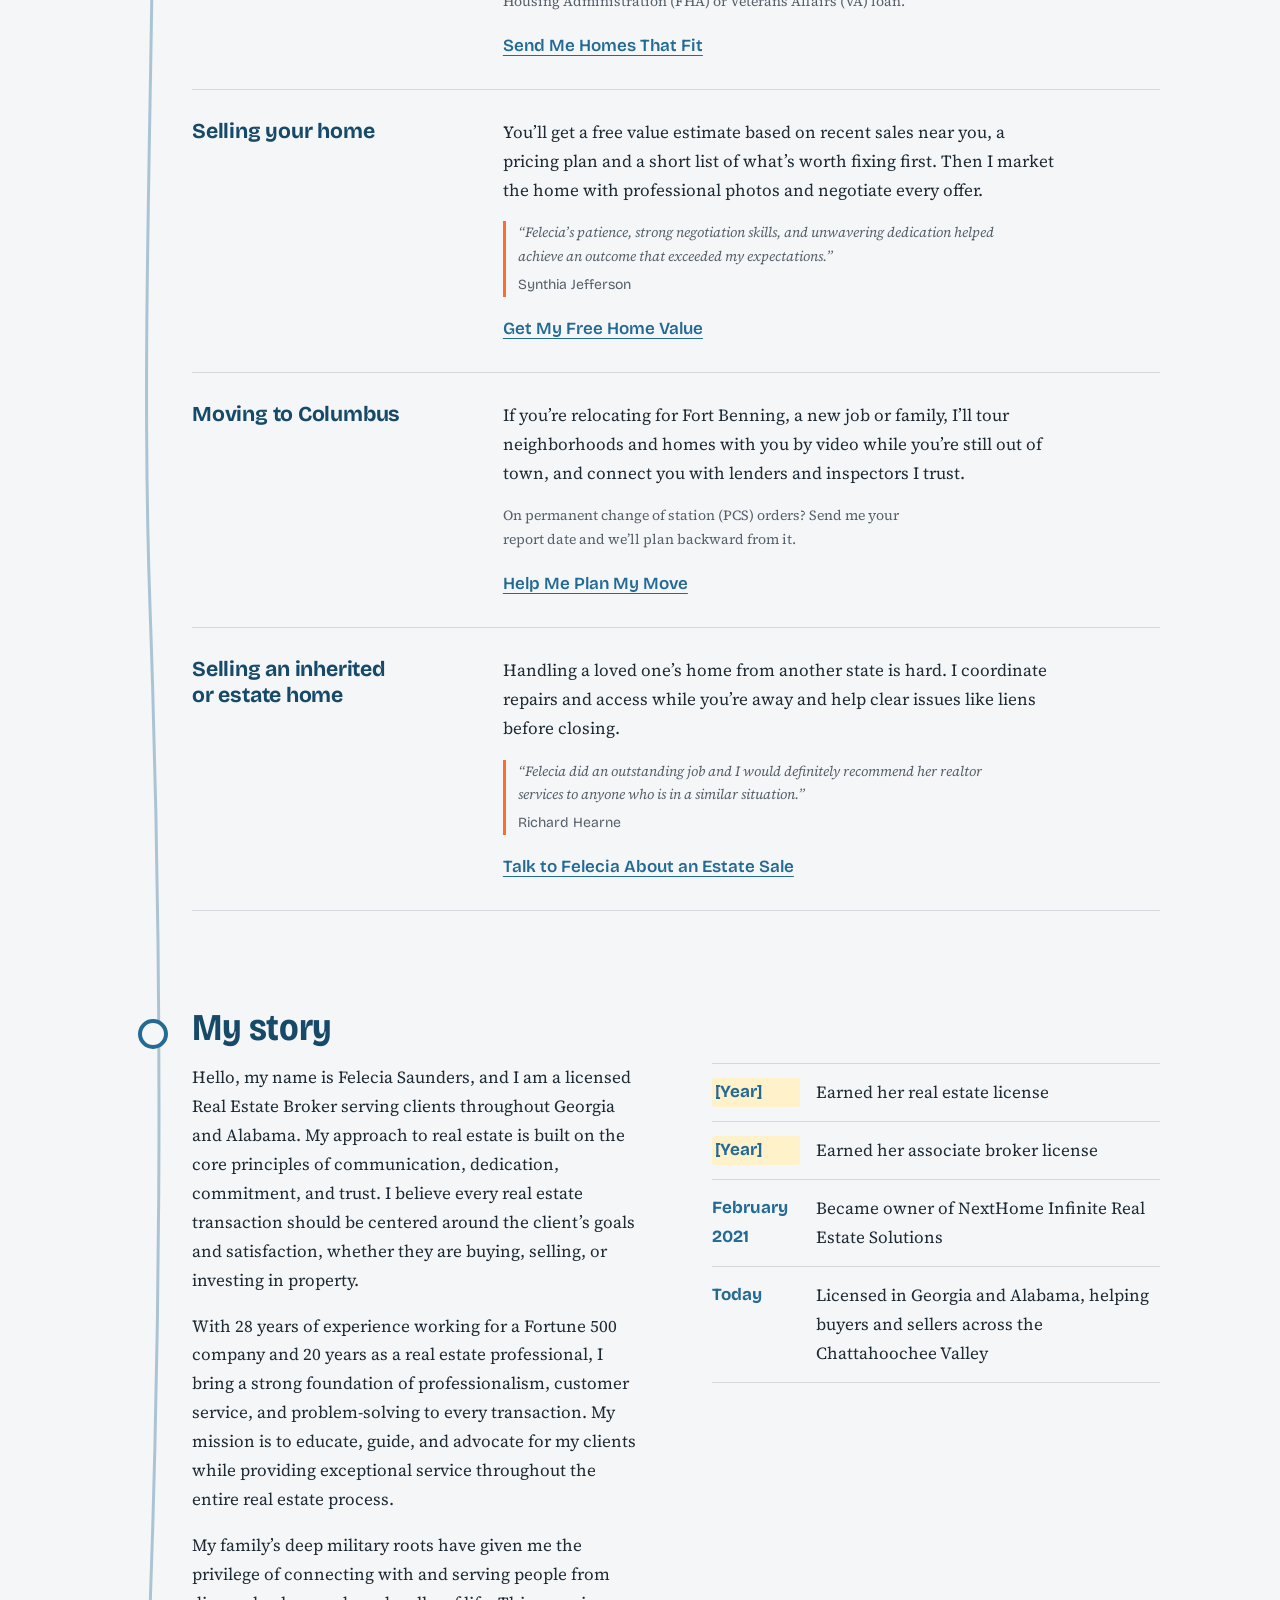
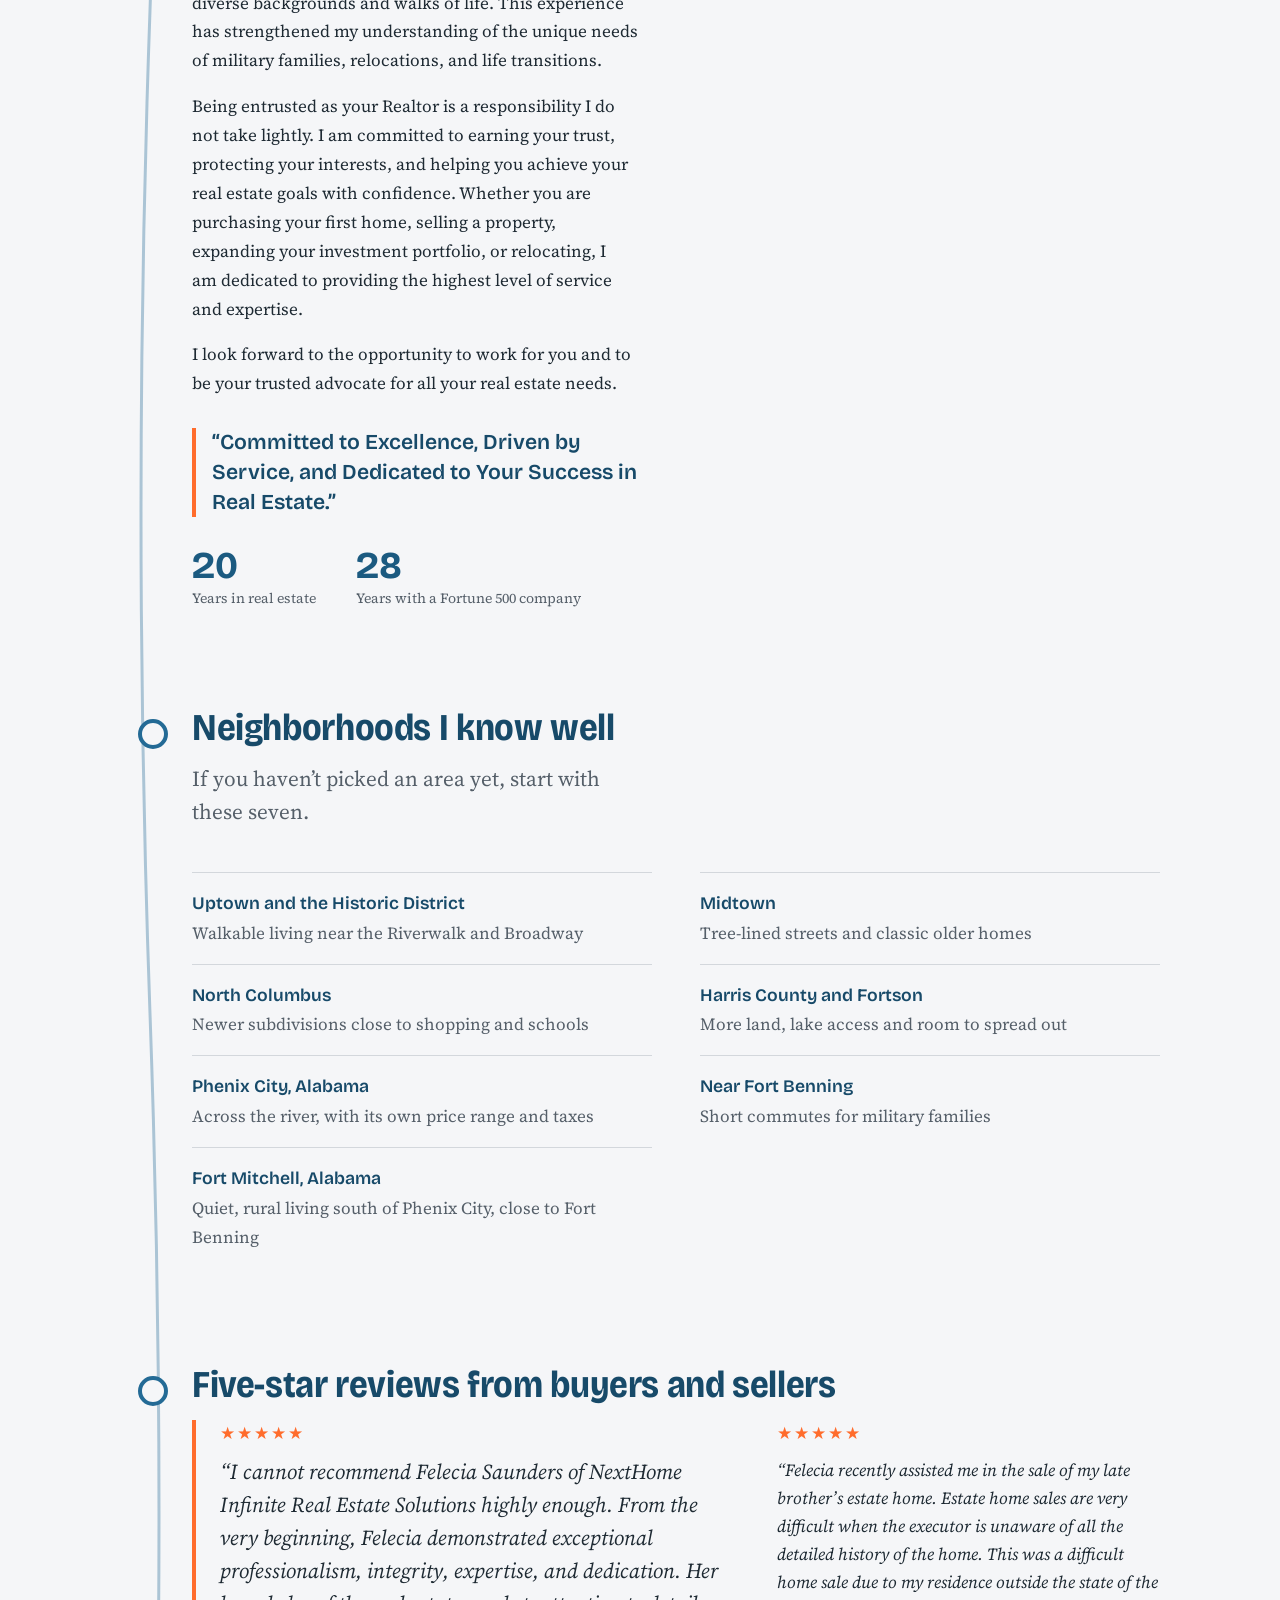
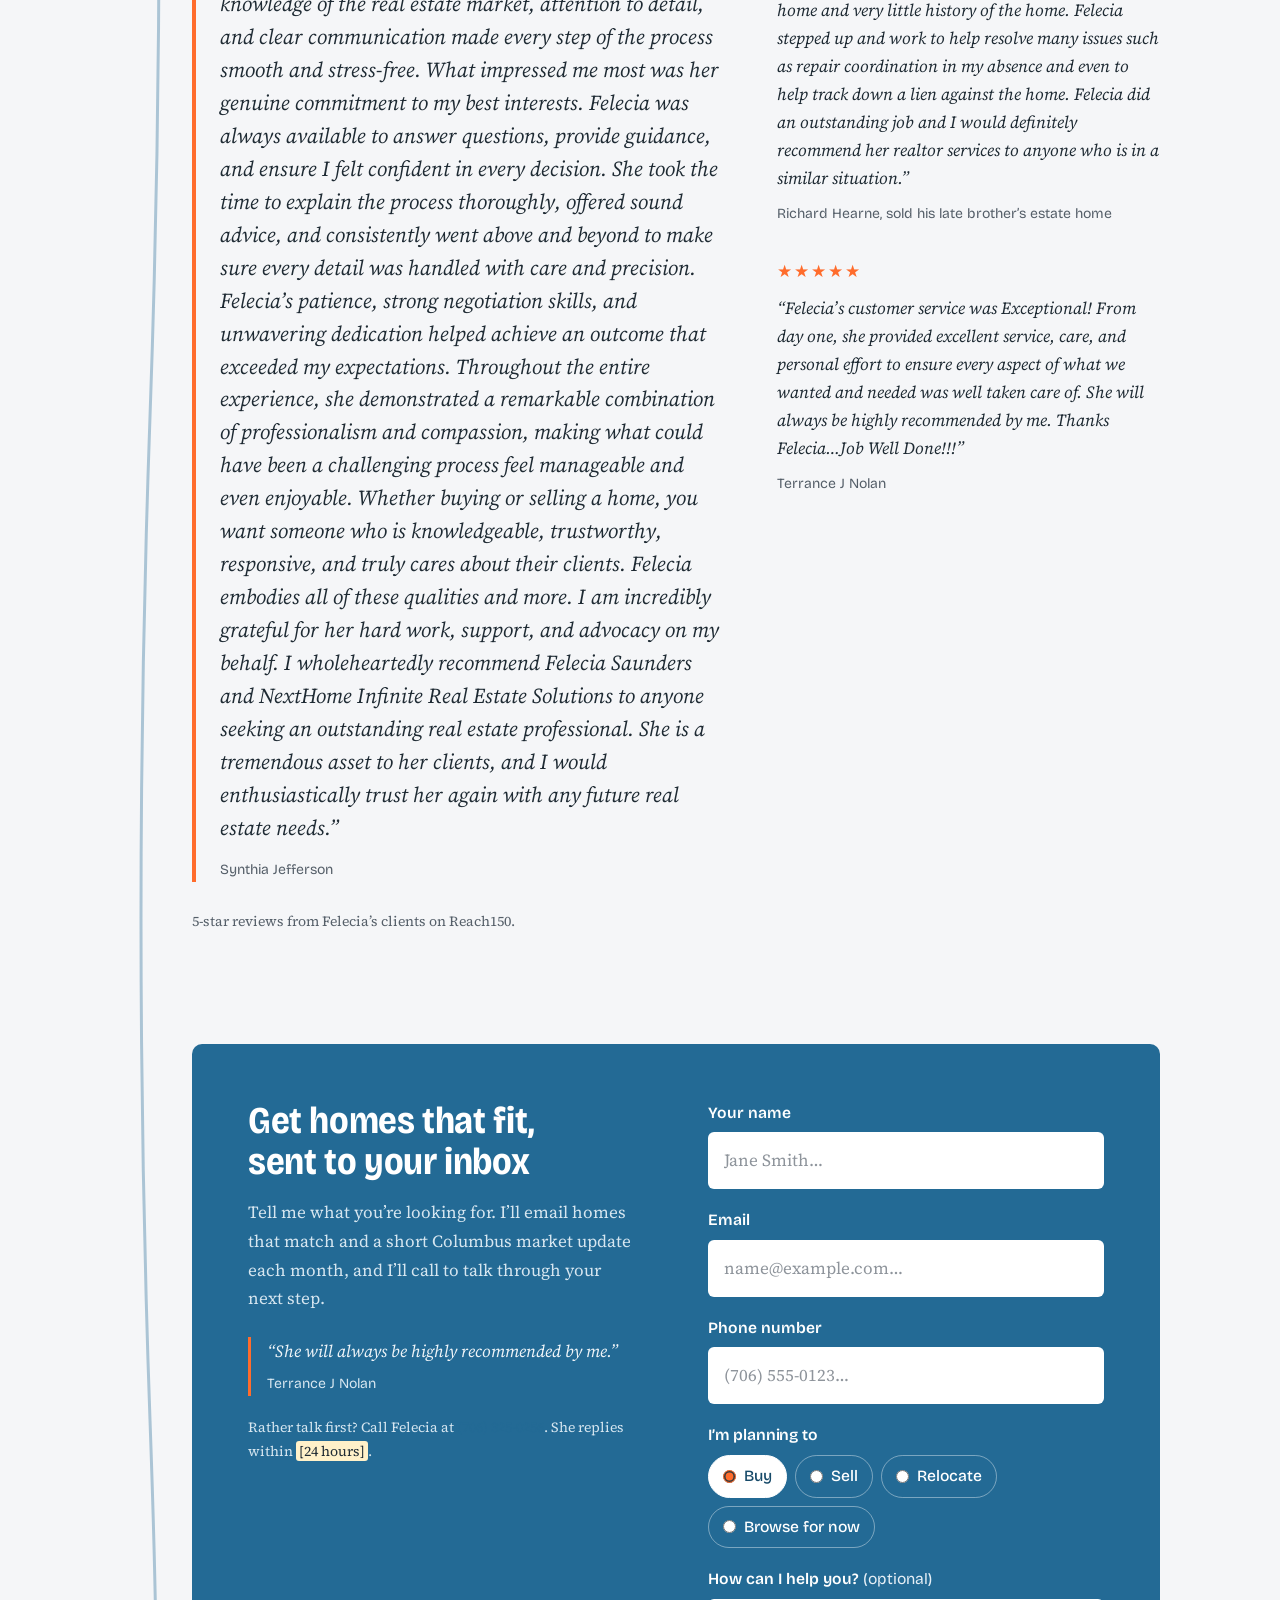
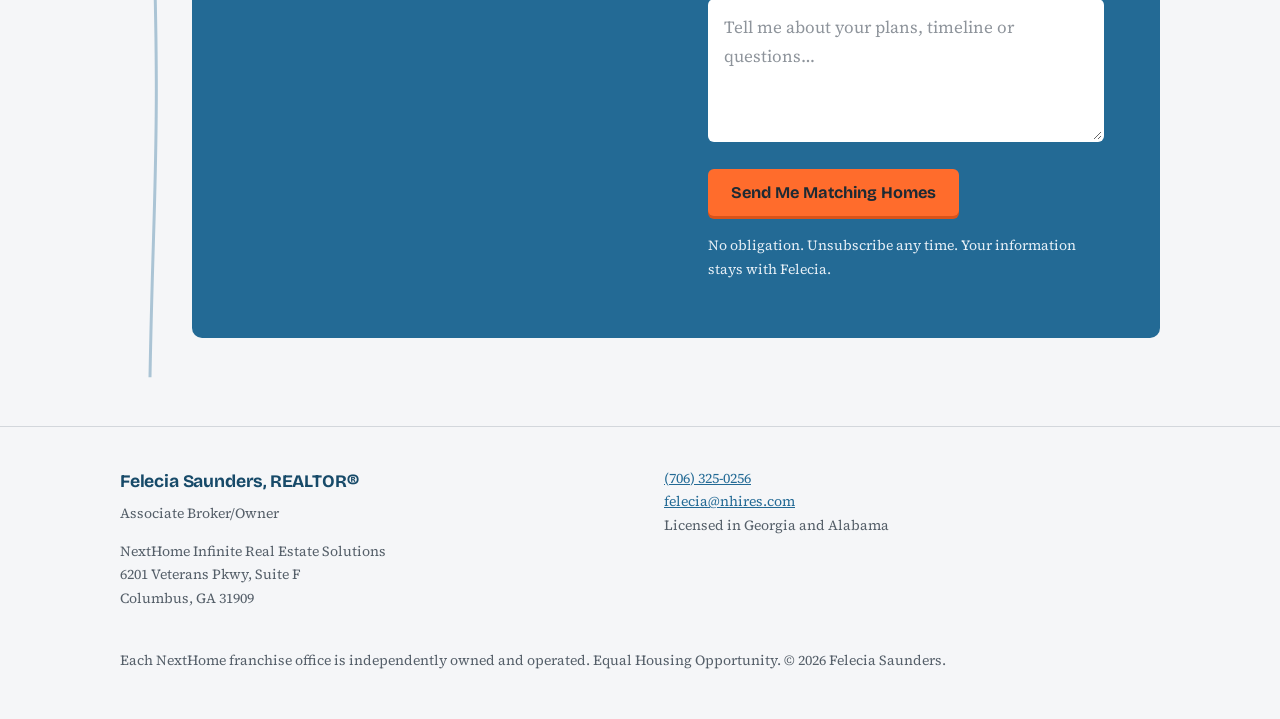
<file: Felecia/skills-version/preview-all-in-one.html>
<!doctype html>
<html lang="en">
<head>
<meta charset="utf-8">
<meta name="viewport" content="width=device-width, initial-scale=1">
<meta name="theme-color" content="#F5F6F8">
<title>Felecia Saunders | Columbus, GA Real Estate Broker</title>
<meta name="description" content="Felecia Saunders is the Associate Broker/Owner of NextHome Infinite Real Estate Solutions in Columbus, GA. 20 years helping buyers, sellers and Fort Benning families in Georgia and Alabama. Call (706) 325-0256.">
<link rel="preconnect" href="https://fonts.googleapis.com">
<link rel="preconnect" href="https://fonts.gstatic.com" crossorigin>
<link href="https://fonts.googleapis.com/css2?family=Bricolage+Grotesque:opsz,wdth,wght@12..96,75..100,400..800&family=Source+Serif+4:ital,opsz,wght@0,8..60,400;0,8..60,600;1,8..60,400&display=swap" rel="stylesheet">
<style>
/* Felecia Saunders — "Riverwalk" design, NextHome brand colors
   NextHome blue #236A95 (Pantone 3015), NextHome orange #FF6C2C (Pantone Orange 021),
   Cool Gray 8 #959499 */

:root{
  --river:#236A95;
  --river-deep:#174A69;
  --mist:#F5F6F8;
  --mist-2:#E6EBF0;
  --leaf:#1B5A80;
  --sun:#FF6C2C;
  --sun-deep:#D9531A;
  --ink:#1E2A33;
  --soft:#555F69;
  --gray:#959499; /* NextHome Cool Gray 8 */

  --display:"Bricolage Grotesque", "Trebuchet MS", sans-serif;
  --body:"Source Serif 4", Georgia, serif;

  /* type scale, ratio ~1.333 */
  --s-1:.875rem; --s0:1.0625rem; --s1:1.33rem; --s2:1.77rem; --s3:2.36rem; --s4:3.15rem;

  --gutter:clamp(16px,4vw,40px);
  --river-col:72px;
}

*{box-sizing:border-box}
html{scroll-behavior:smooth;scroll-padding-top:84px;-webkit-tap-highlight-color:rgba(35,106,149,.15)}
a,button,input,label{touch-action:manipulation}
@media (prefers-reduced-motion:reduce){html{scroll-behavior:auto}}

body{
  margin:0;background:var(--mist);color:var(--ink);
  font-family:var(--body);font-size:var(--s0);line-height:1.7;
  -webkit-font-smoothing:antialiased;
}
h1,h2,h3{text-wrap:balance}
p{text-wrap:pretty}
h1,h2,h3,legend,.name,.foot-name{font-family:var(--display);color:var(--river-deep);font-weight:700;letter-spacing:-.01em}
h1{font-size:clamp(2.3rem,5vw,3.7rem);line-height:1.02;margin:0 0 .35em;font-variation-settings:"wdth" 82;font-weight:800;letter-spacing:-.025em}
h2{font-size:clamp(var(--s2),3.6vw,var(--s3));line-height:1.1;margin:0 0 .4em;font-variation-settings:"wdth" 88}
h3{font-size:var(--s1);line-height:1.25;margin:0 0 .3em}
p{margin:0 0 1em;max-width:62ch}
a{color:var(--river)}
:focus-visible{outline:3px solid var(--sun);outline-offset:3px;border-radius:4px}

.shell{max-width:1120px;margin:0 auto;padding-left:var(--gutter);padding-right:var(--gutter)}
.small{font-size:var(--s-1);color:var(--soft)}
.ph{background:#FFF1C9;border-radius:3px;box-decoration-break:clone;-webkit-box-decoration-break:clone;padding:0 .2em}

.skip{position:absolute;left:-999px;top:8px;background:var(--ink);color:#fff;padding:8px 14px;z-index:99}
.skip:focus{left:8px}

/* Buttons */
.btn{
  display:inline-block;font-family:var(--display);font-weight:700;font-size:1.02rem;
  background:var(--sun);color:var(--ink);text-decoration:none;border:0;cursor:pointer;
  padding:.85em 1.4em;border-radius:6px;box-shadow:0 3px 0 var(--sun-deep);
  transition:transform .12s, box-shadow .12s;
}
.btn:hover{background:#FF8247;box-shadow:0 4px 0 var(--sun-deep)}
.btn:active{transform:translateY(3px);box-shadow:0 0 0 var(--sun-deep)}
.btn-small{padding:.55em 1em;font-size:.95rem}
.link{font-family:var(--display);font-weight:600;color:var(--river);text-underline-offset:4px;text-decoration-thickness:1px}
.link:hover{color:var(--river-deep);text-decoration-thickness:3px}

/* Header */
.top{position:sticky;top:0;z-index:10;background:rgba(245,246,248,.92);backdrop-filter:blur(6px);border-bottom:1px solid var(--mist-2)}
.top-inner{display:flex;align-items:center;justify-content:space-between;gap:24px;height:68px}
.name{font-size:1.25rem;text-decoration:none;font-variation-settings:"wdth" 85}
.top nav{display:flex;gap:26px}
.top nav a{font-family:var(--display);font-weight:500;color:var(--ink);text-decoration:none}
.top nav a:hover{color:var(--river);text-decoration:underline;text-underline-offset:5px}
@media (max-width:880px){.top nav{display:none}}

/* Hero */
.hero{display:grid;grid-template-columns:1.25fr .75fr;gap:clamp(32px,6vw,80px);align-items:end;padding-top:clamp(48px,8vw,96px);padding-bottom:clamp(40px,6vw,72px)}
.where{font-family:var(--display);font-weight:600;color:var(--leaf);margin-bottom:1.2em}
.lead{font-size:var(--s1);line-height:1.6;color:var(--soft);max-width:36ch}
.actions{display:flex;align-items:center;gap:28px;flex-wrap:wrap;margin-top:32px}

.house{margin:0;width:100%;max-width:340px;justify-self:end}
.house-photo{
  aspect-ratio:800/949;max-width:100%;background:var(--mist-2);
  clip-path:polygon(50% 0, 100% 12%, 100% 100%, 0 100%, 0 12%);
  display:flex;align-items:center;justify-content:center;
  background-image:linear-gradient(180deg,#D6E4EE,#B9CDDC);
}
.house-photo img{display:block;width:100%;height:100%;object-fit:contain;object-position:50% 100%}
.house-photo span{font-family:var(--display);color:var(--river-deep);background:rgba(255,255,255,.75);padding:8px 14px;border-radius:4px;margin-top:20%}
.house figcaption{font-family:var(--display);font-size:var(--s-1);color:var(--soft);margin-top:10px}
@media (max-width:820px){
  .hero{grid-template-columns:1fr}
  .house{max-width:300px;order:-1}
}

/* Riverwalk */
.riverwalk{position:relative;padding-bottom:40px}
.river{
  position:absolute;top:0;bottom:0;height:100%;width:60px;
  left:calc(max((100% - 1120px)/2, 0px) + var(--gutter));
  fill:none;stroke:var(--river);stroke-width:3;opacity:.35;
}
.stop{position:relative;padding-top:clamp(56px,8vw,96px);padding-left:calc(var(--gutter) + var(--river-col))}
.stop > h2::before{
  content:"";position:absolute;left:calc(var(--gutter) + 18px);margin-top:.32em;
  width:22px;height:22px;border-radius:50%;background:var(--mist);border:4px solid var(--river);
}
.intro{color:var(--soft);font-size:var(--s1);line-height:1.55;max-width:44ch;margin-bottom:2em}
@media (max-width:700px){
  .river{display:none}
  .stop{padding-left:var(--gutter)}
  .stop > h2::before{display:none}
}

/* How I help: rows, not cards */
.rows{border-top:2px solid var(--river)}
.row{display:grid;grid-template-columns:minmax(180px,.4fr) 1fr;gap:clamp(16px,4vw,48px);padding:28px 0;border-bottom:1px solid #D3D7DC}
.row p:last-child{margin-bottom:0}
@media (max-width:640px){.row{grid-template-columns:1fr;gap:6px}}

/* Story */
.story{display:grid;grid-template-columns:1fr 1fr;gap:clamp(32px,6vw,72px);align-items:start}
.numbers{display:flex;flex-wrap:wrap;gap:16px 40px;margin:28px 0 0}
.numbers div{display:flex;flex-direction:column-reverse}
.numbers dt{font-size:var(--s-1);color:var(--soft)}
.numbers dd{font-variant-numeric:tabular-nums;margin:0;font-family:var(--display);font-weight:700;font-size:var(--s3);line-height:1.1;color:var(--leaf)}
.motto{font-family:var(--display);font-weight:600;font-size:var(--s1);line-height:1.4;color:var(--river-deep);border-left:4px solid var(--sun);padding-left:16px;margin-top:1.4em}
.timeline{list-style:none;margin:0;padding:0}
.timeline li{display:grid;grid-template-columns:5.5rem 1fr;gap:16px;padding:14px 0;border-top:1px solid #D3D7DC}
.timeline li:last-child{border-bottom:1px solid #D3D7DC}
.timeline .year{font-family:var(--display);font-weight:700;color:var(--river)}
.timeline p{margin:0}
@media (max-width:820px){.story{grid-template-columns:1fr}}

/* Neighborhoods */
.hoods{list-style:none;margin:0;padding:0;display:grid;grid-template-columns:repeat(2,1fr);column-gap:48px}
.hoods li{min-width:0;overflow-wrap:anywhere;padding:16px 0;border-top:1px solid #D3D7DC;display:flex;flex-direction:column}
.hoods b{font-family:var(--display);font-weight:600;font-size:1.1rem;color:var(--river-deep)}
.hoods span{color:var(--soft)}
@media (max-width:640px){.hoods{grid-template-columns:1fr}}

/* Reviews */
.quotes{display:grid;grid-template-columns:1.4fr 1fr;grid-template-rows:auto 1fr;gap:32px 48px;align-items:start}
.stars{color:var(--sun);letter-spacing:2px;font-size:1.05rem;margin-bottom:.4em}
.review-source{margin-top:28px}
.quote{margin:0}
.quote blockquote{margin:0 0 .6em;font-style:italic;font-size:var(--s0);line-height:1.65}
.quote-lead{grid-row:span 2;border-left:4px solid var(--sun);padding-left:24px}
.quote-lead blockquote{font-size:var(--s1);line-height:1.55}
.quote figcaption{font-family:var(--display);font-size:var(--s-1);color:var(--soft)}
@media (max-width:760px){.quotes{grid-template-columns:1fr}.quote-lead{grid-row:auto}}

/* Join */
.join{
  display:grid;grid-template-columns:1fr 1fr;gap:clamp(28px,5vw,64px);
  background:var(--river);color:#EEF4F8;border-radius:10px;padding:clamp(28px,5vw,56px);
}
.join h2{color:#fff}
.join-text p{color:#D6E6F0}
.join-form{display:grid;gap:18px}
.field{margin:0;border:0;padding:0}
.join label,.join legend{display:block;font-family:var(--display);font-weight:600;color:#fff;margin-bottom:6px;font-size:.98rem;padding:0}
.join input[type=text],.join input:not([type]),.join input[type=email]{
  width:100%;font:inherit;font-family:var(--body);padding:12px 14px;border-radius:6px;
  border:2px solid transparent;background:#fff;color:var(--ink);
}
.join textarea{width:100%;font:inherit;font-family:var(--body);padding:12px 14px;border-radius:6px;border:2px solid transparent;background:#fff;color:var(--ink);resize:vertical;min-height:110px}
.join textarea:focus-visible{outline:3px solid var(--sun);outline-offset:1px}
.join textarea::placeholder{color:#8E949B}
.optional{font-weight:400;color:#E6EFF6}
.join input[type=tel]{width:100%;font:inherit;font-family:var(--body);padding:12px 14px;border-radius:6px;border:2px solid transparent;background:#fff;color:var(--ink)}
.join input::placeholder{color:#8E949B}
.choices label:focus-within{outline:3px solid var(--sun);outline-offset:2px}
.join input:focus-visible{outline:3px solid var(--sun);outline-offset:1px}
.join input[aria-invalid=true]{border-color:#FFB89A}
.error{color:#FFE0D1;font-size:var(--s-1);margin:6px 0 0}
.choices{display:flex;flex-wrap:wrap;gap:8px}
.choices label{
  display:flex;align-items:center;gap:8px;margin:0;font-weight:500;cursor:pointer;
  border:1.5px solid rgba(255,255,255,.4);border-radius:999px;padding:7px 14px;
}
.choices label:has(input:checked){background:#fff;color:var(--river-deep);border-color:#fff}
.choices input{accent-color:var(--sun);margin:0}
.join .btn{justify-self:start}
.join .small{color:#E6EFF6;margin:0}
.joined{align-self:center}
.joined h3{color:#fff;font-size:var(--s2)}
.joined p{color:#D6E6F0}
@media (max-width:820px){.join{grid-template-columns:1fr}}

/* Footer */
.foot{border-top:1px solid #D3D7DC;margin-top:48px;padding:40px 0 32px;color:var(--soft);font-size:var(--s-1)}
.foot-inner{display:grid;grid-template-columns:1fr 1fr;gap:16px 48px}
.foot-name{font-size:1.1rem;margin-bottom:.3em}
.legal{grid-column:1 / -1;max-width:none;margin-top:8px}
@media (max-width:600px){.foot-inner{grid-template-columns:1fr}}

/* ---------- CRO additions ---------- */
/* Hero quick signup */
.quick{margin-top:28px;max-width:520px}
.quick label{display:block;font-family:var(--display);font-weight:600;color:var(--river-deep);margin-bottom:8px}
.quick-row{display:flex;gap:10px;flex-wrap:wrap}
.quick-row input{
  flex:1 1 220px;min-width:0;font:inherit;padding:13px 14px;border-radius:6px;
  border:2px solid #C2CBD3;background:#fff;color:var(--ink);
}
.quick-row input:focus-visible{outline:3px solid var(--sun);outline-offset:1px;border-color:var(--river)}
.quick-row input[aria-invalid=true]{border-color:#C2410C}
.quick .error{color:#B23A12}
.quick-note{margin:8px 0 0}
.quick-done{margin-top:28px;max-width:520px;background:#fff;border-left:4px solid var(--leaf);padding:14px 18px;border-radius:4px}
.quick-done p{margin:0}
.seller-link{margin-top:18px;font-family:var(--display);color:var(--soft)}

/* Per-service buttons */
.row-cta{display:inline-block;margin-top:4px}

/* Trust near the form */
.join-quote{margin:24px 0 0;padding-left:16px;border-left:3px solid var(--sun);font-style:italic;color:#EEF4F8}
.join-quote cite{display:block;font-style:normal;font-family:var(--display);font-size:var(--s-1);margin-top:6px;color:#D6E6F0}
.join .ph{color:var(--ink)}
.join-call{margin-top:20px;font-size:var(--s-1)}

/* Typo suggestion */
.suggest{font-size:var(--s-1);margin:6px 0 0}
.suggest button{font:inherit;background:none;border:0;padding:0;text-decoration:underline;cursor:pointer;color:inherit;font-weight:700}
.quick .suggest{color:var(--river-deep)}
.join .suggest{color:#FFE0C2}

.btn:disabled{opacity:.75;cursor:progress}

/* Mobile: text and signup first, smaller photo after */
@media (max-width:820px){
  .house{order:0;max-width:220px}
}

/* ---------- Skills version additions ---------- */
/* Lead magnet in the hero */
.magnet-title{font-family:var(--display);font-weight:700;font-size:var(--s1);color:var(--river-deep);margin:0 0 .4em}
.magnet-list{margin:0 0 18px;padding-left:1.2em;color:var(--ink)}
.magnet-list li{margin-bottom:.25em}
.magnet-list li::marker{color:var(--sun)}
/* Review proof under each service */
.proof{font-style:italic;color:var(--soft);border-left:3px solid var(--sun);padding-left:12px;font-size:var(--s-1)}
.proof span{display:block;font-style:normal;font-family:var(--display);margin-top:4px}

/* Buyer / seller checklist choice */
.magnet-choice{border:0;margin:0 0 14px;padding:0;display:flex;flex-wrap:wrap;gap:8px;align-items:center}
.magnet-choice legend{font-family:var(--display);font-weight:600;color:var(--soft);font-size:var(--s-1);margin-bottom:8px;padding:0}
.magnet-choice label{display:flex;align-items:center;gap:8px;cursor:pointer;font-family:var(--display);font-weight:600;color:var(--river-deep);border:2px solid var(--river);border-radius:999px;padding:7px 16px}
.magnet-choice label:has(input:checked){background:var(--river);color:#fff}
.magnet-choice label:focus-within{outline:3px solid var(--sun);outline-offset:2px}
.magnet-choice input{accent-color:var(--sun);margin:0}
</style>
<script type="application/ld+json">
{
 "@context": "https://schema.org",
 "@graph": [
  {
   "@type": "RealEstateAgent",
   "@id": "#felecia-saunders",
   "name": "Felecia Saunders, NextHome Infinite Real Estate Solutions",
   "description": "Associate Broker/Owner serving buyers and sellers in Columbus, Georgia, Phenix City, Alabama and the Chattahoochee Valley.",
   "telephone": "+1-706-325-0256",
   "email": "felecia@nhires.com",
   "address": {
    "@type": "PostalAddress",
    "streetAddress": "6201 Veterans Pkwy, Suite F",
    "addressLocality": "Columbus",
    "addressRegion": "GA",
    "postalCode": "31909",
    "addressCountry": "US"
   },
   "areaServed": [
    {
     "@type": "City",
     "name": "Columbus, GA"
    },
    {
     "@type": "City",
     "name": "Phenix City, AL"
    },
    {
     "@type": "Place",
     "name": "Fort Mitchell, AL"
    },
    {
     "@type": "AdministrativeArea",
     "name": "Harris County, GA"
    },
    {
     "@type": "Place",
     "name": "Fortson, GA"
    },
    {
     "@type": "Place",
     "name": "Fort Benning, GA"
    }
   ],
   "slogan": "Committed to Excellence, Driven by Service, and Dedicated to Your Success in Real Estate."
  },
  {
   "@type": "Person",
   "@id": "#felecia",
   "name": "Felecia Saunders",
   "jobTitle": "Associate Broker/Owner",
   "telephone": "+1-706-325-0256",
   "email": "felecia@nhires.com",
   "worksFor": {
    "@id": "#felecia-saunders"
   },
   "knowsAbout": [
    "Home buying",
    "Home selling",
    "Military relocation",
    "VA loans",
    "Estate home sales"
   ]
  }
 ]
}
</script>
</head>
<body>

<a class="skip" href="#main">Skip to content</a>

<header class="top">
  <div class="shell top-inner">
    <a href="#main" class="name" translate="no">Felecia Saunders</a>
    <nav aria-label="Main">
      <a href="#help">How I Help</a>
      <a href="#story">My Story</a>
      <a href="#neighborhoods">Neighborhoods</a>
      <a href="#reviews">Reviews</a>
    </nav>
    <a href="#quick-form" class="btn btn-small">Get the Free Checklist</a>
  </div>
</header>

<main id="main">

  <!-- HERO -->
  <section class="hero shell">
    <div class="hero-text">
      <p class="where">Columbus, Georgia and the Chattahoochee Valley</p>
      <h1>Buy or sell in Columbus with a broker who’s done it for 20 years.</h1>
      <p class="lead">I’m Felecia Saunders, Associate Broker/Owner of <span translate="no">NextHome Infinite Real Estate Solutions</span>, licensed in Georgia and Alabama. My family has deep military roots, and I work with first-time buyers, Fort Benning families and sellers settling an estate.</p>
      <form class="quick" id="quick-form" novalidate>
        <fieldset class="magnet-choice">
          <legend>Pick your free checklist</legend>
          <label><input type="radio" name="magnet" value="buyer" checked> I’m buying</label>
          <label><input type="radio" name="magnet" value="seller"> I’m selling</label>
        </fieldset>
        <p class="magnet-title" id="magnet-title" aria-live="polite">Free: the Columbus Home Buyer’s Checklist</p>
        <ul class="magnet-list" id="magnet-list">
          <li>Every step from pre-approval to keys</li>
          <li>VA loan and PCS timing notes for Fort Benning moves</li>
          <li>Questions to ask before you make an offer</li>
        </ul>
        <label for="quick-email">Email address</label>
        <div class="quick-row">
          <input id="quick-email" name="email" type="email" inputmode="email" autocomplete="email" spellcheck="false" placeholder="name@example.com…" required aria-describedby="quick-error">
          <button class="btn" type="submit" id="quick-btn">Send Me the Buyer’s Checklist</button>
        </div>
        <p class="error" id="quick-error" aria-live="polite" hidden>Enter an email address like name@example.com.</p>
        <p class="small quick-note" id="quick-note">You’ll also get new listings that match. Unsubscribe any time.</p>
      </form>
      <div class="quick-done" id="quick-done" role="status" aria-live="polite" hidden tabindex="-1">
        <p><b>Check your inbox.</b> Your checklist is on its way. For listings that match exactly, <a href="#join" id="quick-more">tell Felecia what you’re looking for</a>.</p>
      </div>
      <p class="seller-link">Selling a home: <a href="#join" data-goal="sell" class="link">get a free value estimate based on recent sales near you</a></p>
    </div>
    <figure class="house">
      <div class="house-photo">
        <img src="[data-uri]" width="800" height="949" alt="Felecia Saunders, smiling, in an orange blazer" fetchpriority="high">
      </div>
      <figcaption>Felecia Saunders, Associate Broker/Owner</figcaption>
    </figure>
  </section>

  <!-- RIVERWALK: everything below sits along the river line -->
  <div class="riverwalk">
    <svg class="river" aria-hidden="true" viewBox="0 0 60 1000" preserveAspectRatio="none">
      <path d="M30 0 C 42 60, 18 120, 30 180 S 42 300, 30 360 S 18 480, 30 540 S 42 660, 30 720 S 18 840, 30 900 S 34 960, 30 1000"
            vector-effect="non-scaling-stroke"/>
    </svg>

    <!-- HOW I HELP -->
    <section id="help" class="stop shell">
      <h2>How I help</h2>
      <p class="intro">Pick the situation that sounds like yours.</p>

      <div class="rows">
        <article class="row">
          <h3>Buying a home</h3>
          <div>
            <p>Tell me your budget, commute, schools and must-haves, and I’ll send homes that fit. When you find the one, I’ll write the offer, negotiate it and stay with you through inspection, appraisal and closing.</p>
            <p class="small">A good fit for first-time buyers and anyone using a Federal Housing Administration (FHA) or Veterans Affairs (VA) loan.</p>
            <a href="#join" data-goal="buy" class="link row-cta">Send Me Homes That Fit</a>
          </div>
        </article>
        <article class="row">
          <h3>Selling your home</h3>
          <div>
            <p>You’ll get a free value estimate based on recent sales near you, a pricing plan and a short list of what’s worth fixing first. Then I market the home with professional photos and negotiate every offer.</p>
            <p class="proof">“Felecia’s patience, strong negotiation skills, and unwavering dedication helped achieve an outcome that exceeded my expectations.” <span>Synthia Jefferson</span></p>
            <a href="#join" data-goal="sell" class="link row-cta">Get My Free Home Value</a>
          </div>
        </article>
        <article class="row">
          <h3>Moving to Columbus</h3>
          <div>
            <p>If you’re relocating for Fort Benning, a new job or family, I’ll tour neighborhoods and homes with you by video while you’re still out of town, and connect you with lenders and inspectors I trust.</p>
            <p class="small">On permanent change of station (PCS) orders? Send me your report date and we’ll plan backward from it.</p>
            <a href="#join" data-goal="relocate" class="link row-cta">Help Me Plan My Move</a>
          </div>
        </article>
        <article class="row">
          <h3>Selling an inherited or estate home</h3>
          <div>
            <p>Handling a loved one’s home from another state is hard. I coordinate repairs and access while you’re away and help clear issues like liens before closing.</p>
            <p class="proof">“Felecia did an outstanding job and I would definitely recommend her realtor services to anyone who is in a similar situation.” <span>Richard Hearne</span></p>
            <a href="#join" data-goal="sell" class="link row-cta">Talk to Felecia About an Estate Sale</a>
          </div>
        </article>
      </div>
    </section>

    <!-- MY STORY -->
    <section id="story" class="stop shell">
      <h2>My story</h2>
      <div class="story">
        <div class="story-text">
          <p>Hello, my name is Felecia Saunders, and I am a licensed Real Estate Broker serving clients throughout Georgia and Alabama. My approach to real estate is built on the core principles of communication, dedication, commitment, and trust. I believe every real estate transaction should be centered around the client’s goals and satisfaction, whether they are buying, selling, or investing in property.</p>
          <p>With 28 years of experience working for a Fortune 500 company and 20 years as a real estate professional, I bring a strong foundation of professionalism, customer service, and problem-solving to every transaction. My mission is to educate, guide, and advocate for my clients while providing exceptional service throughout the entire real estate process.</p>
          <p>My family’s deep military roots have given me the privilege of connecting with and serving people from diverse backgrounds and walks of life. This experience has strengthened my understanding of the unique needs of military families, relocations, and life transitions.</p>
          <p>Being entrusted as your Realtor is a responsibility I do not take lightly. I am committed to earning your trust, protecting your interests, and helping you achieve your real estate goals with confidence. Whether you are purchasing your first home, selling a property, expanding your investment portfolio, or relocating, I am dedicated to providing the highest level of service and expertise.</p>
          <p>I look forward to the opportunity to work for you and to be your trusted advocate for all your real estate needs.</p>
          <p class="motto">“Committed to Excellence, Driven by Service, and Dedicated to Your Success in Real Estate.”</p>

          <dl class="numbers">
            <div><dt>Years in real estate</dt><dd>20</dd></div>
            <div><dt>Years with a Fortune 500 company</dt><dd>28</dd></div>
          </dl>
        </div>

        <ol class="timeline" aria-label="Career timeline">
          <li><span class="year ph">[Year]</span><p>Earned her real estate license</p></li>
          <li><span class="year ph">[Year]</span><p>Earned her associate broker license</p></li>
          <li><span class="year">February 2021</span><p>Became owner of <span translate="no">NextHome Infinite Real Estate Solutions</span></p></li>
          <li><span class="year">Today</span><p>Licensed in Georgia and Alabama, helping buyers and sellers across the Chattahoochee Valley</p></li>
        </ol>
      </div>
    </section>

    <!-- NEIGHBORHOODS -->
    <section id="neighborhoods" class="stop shell">
      <h2>Neighborhoods I know well</h2>
      <p class="intro">If you haven’t picked an area yet, start with these seven.</p>
      <ul class="hoods">
        <li><b>Uptown and the Historic District</b><span>Walkable living near the Riverwalk and Broadway</span></li>
        <li><b>Midtown</b><span>Tree-lined streets and classic older homes</span></li>
        <li><b>North Columbus</b><span>Newer subdivisions close to shopping and schools</span></li>
        <li><b>Harris County and Fortson</b><span>More land, lake access and room to spread out</span></li>
        <li><b>Phenix City, Alabama</b><span>Across the river, with its own price range and taxes</span></li>
        <li><b>Near Fort Benning</b><span>Short commutes for military families</span></li>
        <li><b>Fort Mitchell, Alabama</b><span>Quiet, rural living south of Phenix City, close to Fort Benning</span></li>
      </ul>
    </section>

    <!-- REVIEWS -->
    <section id="reviews" class="stop shell">
      <h2>Five-star reviews from buyers and sellers</h2>
      <div class="quotes">
        <figure class="quote quote-lead">
          <div class="stars" role="img" aria-label="5 out of 5 stars">★★★★★</div>
          <blockquote>“I cannot recommend Felecia Saunders of NextHome Infinite Real Estate Solutions highly enough. From the very beginning, Felecia demonstrated exceptional professionalism, integrity, expertise, and dedication. Her knowledge of the real estate market, attention to detail, and clear communication made every step of the process smooth and stress-free. What impressed me most was her genuine commitment to my best interests. Felecia was always available to answer questions, provide guidance, and ensure I felt confident in every decision. She took the time to explain the process thoroughly, offered sound advice, and consistently went above and beyond to make sure every detail was handled with care and precision. Felecia’s patience, strong negotiation skills, and unwavering dedication helped achieve an outcome that exceeded my expectations. Throughout the entire experience, she demonstrated a remarkable combination of professionalism and compassion, making what could have been a challenging process feel manageable and even enjoyable. Whether buying or selling a home, you want someone who is knowledgeable, trustworthy, responsive, and truly cares about their clients. Felecia embodies all of these qualities and more. I am incredibly grateful for her hard work, support, and advocacy on my behalf. I wholeheartedly recommend Felecia Saunders and NextHome Infinite Real Estate Solutions to anyone seeking an outstanding real estate professional. She is a tremendous asset to her clients, and I would enthusiastically trust her again with any future real estate needs.”</blockquote>
          <figcaption>Synthia Jefferson</figcaption>
        </figure>
        <figure class="quote">
          <div class="stars" role="img" aria-label="5 out of 5 stars">★★★★★</div>
          <blockquote>“Felecia recently assisted me in the sale of my late brother’s estate home. Estate home sales are very difficult when the executor is unaware of all the detailed history of the home. This was a difficult home sale due to my residence outside the state of the home and very little history of the home. Felecia stepped up and work to help resolve many issues such as repair coordination in my absence and even to help track down a lien against the home. Felecia did an outstanding job and I would definitely recommend her realtor services to anyone who is in a similar situation.”</blockquote>
          <figcaption>Richard Hearne, sold his late brother’s estate home</figcaption>
        </figure>
        <figure class="quote">
          <div class="stars" role="img" aria-label="5 out of 5 stars">★★★★★</div>
          <blockquote>“Felecia’s customer service was Exceptional! From day one, she provided excellent service, care, and personal effort to ensure every aspect of what we wanted and needed was well taken care of. She will always be highly recommended by me. Thanks Felecia…Job Well Done!!!”</blockquote>
          <figcaption>Terrance J Nolan</figcaption>
        </figure>
      </div>
      <p class="small review-source">5-star reviews from Felecia’s clients on Reach150.</p>
    </section>

    <!-- JOIN -->
    <section id="join" class="stop stop-last shell">
      <div class="join">
        <div class="join-text">
          <h2 id="join-title">Get homes that fit, sent to your inbox</h2>
          <p id="join-intro">Tell me what you’re looking for. I’ll email homes that match and a short Columbus market update each month, and I’ll call to talk through your next step.</p>
          <blockquote class="join-quote">“She will always be highly recommended by me.”<cite>Terrance J Nolan</cite></blockquote>
          <p class="join-call">Rather talk first? Call Felecia at <a href="tel:+17063250256">(706)&nbsp;325-0256</a>. She replies within <span class="ph">[24 hours]</span>.</p>
        </div>

        <form id="join-form" class="join-form" novalidate>
          <div class="field">
            <label for="name">Your name</label>
            <input id="name" name="name" autocomplete="name" placeholder="Jane Smith…" required>
          </div>
          <div class="field">
            <label for="email">Email</label>
            <input id="email" name="email" type="email" inputmode="email" autocomplete="email" spellcheck="false" placeholder="name@example.com…" required aria-describedby="email-error">
            <p class="error" id="email-error" aria-live="polite" hidden>Enter an email address like name@example.com.</p>
          </div>
          <div class="field">
            <label for="phone">Phone number</label>
            <input id="phone" name="phone" type="tel" inputmode="tel" autocomplete="tel" placeholder="(706) 555-0123…" required aria-describedby="phone-error">
            <p class="error" id="phone-error" aria-live="polite" hidden>Enter a 10-digit phone number, like (706) 555-0123.</p>
          </div>
          <fieldset class="field">
            <legend>I’m planning to</legend>
            <div class="choices">
              <label><input type="radio" name="goal" value="buy" checked> Buy</label>
              <label><input type="radio" name="goal" value="sell"> Sell</label>
              <label><input type="radio" name="goal" value="relocate"> Relocate</label>
              <label><input type="radio" name="goal" value="browse"> Browse for now</label>
            </div>
          </fieldset>
          <div class="field">
            <label for="message">How can I help you? <span class="optional">(optional)</span></label>
            <textarea id="message" name="message" rows="4" placeholder="Tell me about your plans, timeline or questions…"></textarea>
          </div>
          <button class="btn" type="submit" id="join-btn">Send Me Matching Homes</button>
          <p class="small">No obligation. Unsubscribe any time. Your information stays with Felecia.</p>
        </form>

        <div class="joined" id="joined" role="status" aria-live="polite" hidden tabindex="-1">
          <h3>You’re on the list.</h3>
          <p>Felecia will email you homes that fit what you’re looking for and call you to talk through next steps.</p>
        </div>
      </div>
    </section>
  </div>
</main>

<footer class="foot">
  <div class="shell foot-inner">
    <div>
      <p class="foot-name">Felecia Saunders, REALTOR®</p>
      <p>Associate Broker/Owner</p>
      <p><span translate="no">NextHome Infinite Real Estate Solutions</span><br>6201 Veterans Pkwy, Suite F<br>Columbus, GA 31909</p>
    </div>
    <div>
      <p><a href="tel:+17063250256">(706)&nbsp;325-0256</a><br><a href="mailto:felecia@nhires.com">felecia@nhires.com</a><br>Licensed in Georgia and Alabama</p>
    </div>
    <p class="legal">Each NextHome franchise office is independently owned and operated. Equal Housing Opportunity. © <span id="year"></span> Felecia Saunders.</p>
  </div>
</footer>

<script>
// Felecia Saunders: site scripts

// Footer year
document.getElementById('year').textContent = new Date().getFullYear();

// NOTE: the forms are design-only for now. They validate and show a
// confirmation, but emails are not saved anywhere until the forms are
// connected to Mailchimp or another email service.

var EMAIL_RE = /^\S+@\S+\.\S+$/;

// ---------- Email typo suggestions ("Did you mean gmail.com?") ----------
var DOMAINS = ['gmail.com', 'yahoo.com', 'hotmail.com', 'outlook.com', 'icloud.com', 'aol.com', 'live.com', 'msn.com', 'comcast.net', 'att.net'];

function distance(a, b) {
  var d = [];
  for (var i = 0; i <= a.length; i++) { d[i] = [i]; }
  for (var j = 0; j <= b.length; j++) { d[0][j] = j; }
  for (i = 1; i <= a.length; i++) {
    for (j = 1; j <= b.length; j++) {
      d[i][j] = Math.min(d[i - 1][j] + 1, d[i][j - 1] + 1,
        d[i - 1][j - 1] + (a[i - 1] === b[j - 1] ? 0 : 1));
    }
  }
  return d[a.length][b.length];
}

function suggestFor(value) {
  var at = value.lastIndexOf('@');
  if (at < 1) return null;
  var domain = value.slice(at + 1).toLowerCase();
  if (!domain || DOMAINS.indexOf(domain) > -1) return null;
  for (var k = 0; k < DOMAINS.length; k++) {
    if (distance(domain, DOMAINS[k]) <= 2) return value.slice(0, at + 1) + DOMAINS[k];
  }
  return null;
}

function attachSuggestion(input) {
  var box = document.createElement('p');
  box.className = 'suggest';
  box.hidden = true;
  box.setAttribute('aria-live', 'polite');
  input.closest('.field, .quick').appendChild(box);
  input.addEventListener('blur', function () {
    var fix = suggestFor(input.value.trim());
    if (!fix) { box.hidden = true; return; }
    box.innerHTML = '';
    box.append('Did you mean ');
    var b = document.createElement('button');
    b.type = 'button';
    b.textContent = fix;
    b.addEventListener('click', function () { input.value = fix; box.hidden = true; input.focus(); });
    box.append(b, '?');
    box.hidden = false;
  });
}

// ---------- Shared submit handling ----------
function validate(input, errorEl) {
  var ok = EMAIL_RE.test(input.value.trim());
  input.setAttribute('aria-invalid', ok ? 'false' : 'true');
  errorEl.hidden = ok;
  if (!ok) input.focus();
  return ok;
}

function fakeSend(button, done) {
  var label = button.textContent;
  button.disabled = true;
  button.textContent = 'Sending…';
  setTimeout(function () { button.disabled = false; button.textContent = label; done(); }, 700);
}

// ---------- Hero quick signup (email only) ----------
var quickForm = document.getElementById('quick-form');
var quickEmail = document.getElementById('quick-email');
var quickDone = document.getElementById('quick-done');
attachSuggestion(quickEmail);

quickForm.addEventListener('submit', function (e) {
  e.preventDefault();
  if (!validate(quickEmail, document.getElementById('quick-error'))) return;
  fakeSend(quickForm.querySelector('button[type=submit]'), function () {
    quickForm.hidden = true;
    quickDone.hidden = false;
    quickDone.focus();
  });
});

// "Tell Felecia what you're looking for" carries the email down to the full form
document.getElementById('quick-more').addEventListener('click', function () {
  document.getElementById('email').value = quickEmail.value.trim();
  setTimeout(function () { document.getElementById('name').focus(); }, 400);
});

// ---------- Full signup: copy changes with the visitor's goal ----------
var COPY = {
  buy:      { title: 'Get homes that fit, sent to your inbox', button: 'Send Me Matching Homes' },
  sell:     { title: 'Get your free home value estimate', button: 'Get My Free Home Value' },
  relocate: { title: 'Plan your move to Columbus', button: 'Help Me Plan My Move' },
  browse:   { title: 'Get new Columbus listings by email', button: 'Send Me New Listings' }
};
var joinTitle = document.getElementById('join-title');
var joinBtn = document.getElementById('join-btn');

function setGoal(goal) {
  var radio = document.querySelector('input[name=goal][value=' + goal + ']');
  if (radio) radio.checked = true;
  joinTitle.textContent = COPY[goal].title;
  joinBtn.textContent = COPY[goal].button;
}

document.querySelectorAll('input[name=goal]').forEach(function (r) {
  r.addEventListener('change', function () { setGoal(r.value); });
});

// Buttons like "Get My Free Home Value" open the form with that choice picked
document.querySelectorAll('[data-goal]').forEach(function (a) {
  a.addEventListener('click', function () { setGoal(a.getAttribute('data-goal')); });
});

var form = document.getElementById('join-form');
var email = document.getElementById('email');
var joined = document.getElementById('joined');
attachSuggestion(email);

form.addEventListener('submit', function (e) {
  e.preventDefault();
  if (!validate(email, document.getElementById('email-error'))) return;
  var phone = document.getElementById('phone');
  var phoneOk = phone.value.replace(/\D/g, '').length >= 10;
  phone.setAttribute('aria-invalid', phoneOk ? 'false' : 'true');
  document.getElementById('phone-error').hidden = phoneOk;
  if (!phoneOk) { phone.focus(); return; }
  fakeSend(joinBtn, function () {
    form.hidden = true;
    joined.hidden = false;
    joined.focus();
  });
});

// ---------- Lead magnet: buyer or seller checklist ----------
var MAGNETS = {
  buyer: {
    title: 'Free: the Columbus Home Buyer’s Checklist',
    items: ['Every step from pre-approval to keys', 'VA loan and PCS timing notes for Fort Benning moves', 'Questions to ask before you make an offer'],
    button: 'Send Me the Buyer’s Checklist',
    note: 'You’ll also get new listings that match. Unsubscribe any time.'
  },
  seller: {
    title: 'Free: the Columbus Home Seller’s Checklist',
    items: ['Every step from pricing to closing day', 'Which repairs are worth doing before you list', 'Notes for PCS moves and estate sales'],
    button: 'Send Me the Seller’s Checklist',
    note: 'Felecia can also send a free value estimate for your home. Unsubscribe any time.'
  }
};
document.querySelectorAll('input[name=magnet]').forEach(function (r) {
  r.addEventListener('change', function () {
    var m = MAGNETS[r.value];
    document.getElementById('magnet-title').textContent = m.title;
    document.getElementById('magnet-list').innerHTML = m.items.map(function (t) { return '<li>' + t + '</li>'; }).join('');
    document.getElementById('quick-btn').textContent = m.button;
    document.getElementById('quick-note').textContent = m.note;
  });
});
</script>
</body>
</html>
</file>
<file: Felecia/css/styles.css>
/* Felicia Saunders website styles */
:root{
  --cream:#fbf6ef; --sand:#f3e8d9; --clay:#c8643b; --clay-dk:#a84f2b;
  --forest:#2f4a3e; --forest-dk:#1f342b; --ink:#2b2622; --muted:#6c625a;
  --white:#fff; --line:#e6d9c7; --radius:18px;
}
*{box-sizing:border-box}
html{scroll-behavior:smooth}
body{margin:0;font-family:"Nunito Sans",system-ui,sans-serif;color:var(--ink);background:var(--cream);line-height:1.6;font-size:17px}
h1,h2,h3{font-family:"Fraunces",Georgia,serif;line-height:1.15;margin:0 0 .5em;color:var(--forest-dk)}
h1{font-size:clamp(2.3rem,5.5vw,3.8rem)}
h2{font-size:clamp(1.8rem,4vw,2.6rem)}
h3{font-size:1.25rem}
p{margin:0 0 1em}
a{color:var(--clay-dk)}
.wrap{max-width:1140px;margin:0 auto;padding:0 20px}
.eyebrow{text-transform:uppercase;letter-spacing:.14em;font-size:.78rem;font-weight:700;color:var(--clay)}
.btn{display:inline-block;background:var(--clay);color:#fff;text-decoration:none;font-weight:700;padding:14px 26px;border-radius:999px;border:0;cursor:pointer;font-size:1rem;transition:background .2s,transform .2s}
.btn:hover{background:var(--clay-dk);transform:translateY(-1px)}
.btn.ghost{background:transparent;color:var(--forest-dk);border:2px solid var(--forest-dk)}
.btn.ghost:hover{background:var(--forest-dk);color:#fff}
.ph{background:#fff4c2;border-radius:4px;padding:0 4px;font-style:normal}

/* Nav */
header{position:sticky;top:0;z-index:20;background:rgba(251,246,239,.94);backdrop-filter:blur(8px);border-bottom:1px solid var(--line)}
.nav{display:flex;align-items:center;justify-content:space-between;height:72px}
.logo{font-family:"Fraunces",serif;font-weight:700;font-size:1.35rem;color:var(--forest-dk);text-decoration:none}
.logo small{display:block;font-family:"Nunito Sans";font-weight:600;font-size:.7rem;letter-spacing:.12em;color:var(--muted);text-transform:uppercase}
.nav ul{display:flex;gap:28px;list-style:none;margin:0;padding:0}
.nav ul a{color:var(--ink);text-decoration:none;font-weight:600}
.nav ul a:hover{color:var(--clay)}
.nav .btn{padding:10px 20px}
@media(max-width:860px){.nav ul{display:none}}

/* Hero */
.hero{padding:72px 0 84px;position:relative;overflow:hidden}
.hero-grid{display:grid;grid-template-columns:1.1fr .9fr;gap:56px;align-items:center}
.hero p.lead{font-size:1.2rem;color:var(--muted);max-width:34em}
.hero .ctas{display:flex;gap:14px;flex-wrap:wrap;margin-top:28px}
.portrait{position:relative;aspect-ratio:4/5;border-radius:200px 200px var(--radius) var(--radius);background:linear-gradient(160deg,#e9d3b8,#d6a983);display:flex;align-items:center;justify-content:center;text-align:center;color:var(--forest-dk);font-weight:700;box-shadow:0 30px 60px -30px rgba(47,74,62,.45)}
.portrait span{background:rgba(255,255,255,.7);padding:10px 16px;border-radius:12px;font-size:.9rem}
.badge{position:absolute;bottom:26px;left:-28px;background:#fff;border-radius:14px;padding:14px 18px;box-shadow:0 14px 30px -12px rgba(0,0,0,.25);display:flex;gap:12px;align-items:center}
.badge b{font-family:"Fraunces";font-size:1.6rem;color:var(--clay)}
.badge small{color:var(--muted);line-height:1.3;display:block}
@media(max-width:860px){.hero-grid{grid-template-columns:1fr}.portrait{max-width:360px;margin:0 auto}.badge{left:10px}}

/* Stats */
.stats{background:var(--forest);color:#fff;padding:38px 0}
.stats-grid{display:grid;grid-template-columns:repeat(4,1fr);gap:20px;text-align:center}
.stats b{display:block;font-family:"Fraunces";font-size:2.3rem;color:#f4c9a8}
.stats span{font-size:.92rem;opacity:.9}
@media(max-width:700px){.stats-grid{grid-template-columns:repeat(2,1fr)}}

section{padding:88px 0}
.center{text-align:center;max-width:680px;margin:0 auto 48px}

/* Services */
.cards{display:grid;grid-template-columns:repeat(3,1fr);gap:24px}
.card{background:#fff;border:1px solid var(--line);border-radius:var(--radius);padding:32px 28px;transition:transform .2s,box-shadow .2s}
.card:hover{transform:translateY(-4px);box-shadow:0 20px 40px -24px rgba(47,74,62,.35)}
.icon{width:52px;height:52px;border-radius:14px;background:var(--sand);display:flex;align-items:center;justify-content:center;margin-bottom:18px}
.icon svg{width:26px;height:26px;stroke:var(--clay);fill:none;stroke-width:2;stroke-linecap:round;stroke-linejoin:round}
.card ul{padding-left:18px;color:var(--muted);margin:0}
@media(max-width:900px){.cards{grid-template-columns:1fr}}

/* About */
.about{background:var(--sand)}
.about-grid{display:grid;grid-template-columns:.9fr 1.1fr;gap:56px;align-items:start}
.timeline{border-left:3px solid var(--clay);padding-left:24px;margin-top:28px}
.timeline div{margin-bottom:22px;position:relative}
.timeline div::before{content:"";position:absolute;left:-33px;top:6px;width:15px;height:15px;border-radius:50%;background:var(--cream);border:3px solid var(--clay)}
.timeline b{color:var(--forest-dk);display:block}
.values{display:grid;gap:16px}
.value{background:#fff;border-radius:14px;padding:20px 22px}
.value h3{margin-bottom:.25em}
.value p{margin:0;color:var(--muted)}
@media(max-width:860px){.about-grid{grid-template-columns:1fr}}

/* Areas */
.areas{display:flex;flex-wrap:wrap;gap:12px;justify-content:center}
.areas span{background:#fff;border:1px solid var(--line);padding:10px 20px;border-radius:999px;font-weight:600}

/* Testimonials */
.quotes{display:grid;grid-template-columns:repeat(3,1fr);gap:24px}
.quote{background:#fff;border-radius:var(--radius);padding:30px;border:1px solid var(--line)}
.quote .stars{color:var(--clay);letter-spacing:3px;margin-bottom:10px}
.quote p{font-style:italic}
.quote b{color:var(--forest-dk)}
@media(max-width:900px){.quotes{grid-template-columns:1fr}}

/* Signup CTA */
.signup{background:var(--forest-dk);color:#fff;border-radius:28px;padding:64px 48px;display:grid;grid-template-columns:1fr 1fr;gap:48px;align-items:center;position:relative;overflow:hidden}
.signup h2{color:#fff}
.signup p{opacity:.88}
.signup ul{padding-left:0;list-style:none;margin:18px 0 0}
.signup li{padding-left:28px;position:relative;margin-bottom:8px}
.signup li::before{content:"✓";position:absolute;left:0;color:#f4c9a8;font-weight:700}
form{background:#fff;color:var(--ink);border-radius:20px;padding:30px}
label{display:block;font-weight:700;font-size:.9rem;margin:0 0 6px}
input,select{width:100%;padding:13px 14px;border:1.5px solid var(--line);border-radius:10px;font:inherit;margin-bottom:16px;background:#fff}
input:focus,select:focus{outline:none;border-color:var(--clay)}
form .btn{width:100%}
.fine{font-size:.78rem;color:var(--muted);margin:12px 0 0}
.thanks{display:none;text-align:center;padding:30px 10px}
.thanks h3{color:var(--forest-dk)}
@media(max-width:860px){.signup{grid-template-columns:1fr;padding:40px 22px}}

footer{padding:48px 0 36px;color:var(--muted);font-size:.9rem;border-top:1px solid var(--line)}
.foot{display:flex;justify-content:space-between;gap:24px;flex-wrap:wrap}
</file>
<file: Felecia/new-design/css/styles.css>
/* Felecia Saunders — "Riverwalk" design, NextHome brand colors
   NextHome blue #236A95 (Pantone 3015), NextHome orange #FF6C2C (Pantone Orange 021),
   Cool Gray 8 #959499 */

:root{
  --river:#236A95;
  --river-deep:#174A69;
  --mist:#F5F6F8;
  --mist-2:#E6EBF0;
  --leaf:#1B5A80;
  --sun:#FF6C2C;
  --sun-deep:#D9531A;
  --ink:#1E2A33;
  --soft:#555F69;
  --gray:#959499; /* NextHome Cool Gray 8 */

  --display:"Bricolage Grotesque", "Trebuchet MS", sans-serif;
  --body:"Source Serif 4", Georgia, serif;

  /* type scale, ratio ~1.333 */
  --s-1:.875rem; --s0:1.0625rem; --s1:1.33rem; --s2:1.77rem; --s3:2.36rem; --s4:3.15rem;

  --gutter:clamp(16px,4vw,40px);
  --river-col:72px;
}

*{box-sizing:border-box}
html{scroll-behavior:smooth;scroll-padding-top:84px;-webkit-tap-highlight-color:rgba(35,106,149,.15)}
a,button,input,label{touch-action:manipulation}
@media (prefers-reduced-motion:reduce){html{scroll-behavior:auto}}

body{
  margin:0;background:var(--mist);color:var(--ink);
  font-family:var(--body);font-size:var(--s0);line-height:1.7;
  -webkit-font-smoothing:antialiased;
}
h1,h2,h3{text-wrap:balance}
p{text-wrap:pretty}
h1,h2,h3,legend,.name,.foot-name{font-family:var(--display);color:var(--river-deep);font-weight:700;letter-spacing:-.01em}
h1{font-size:clamp(2.3rem,5vw,3.7rem);line-height:1.02;margin:0 0 .35em;font-variation-settings:"wdth" 82;font-weight:800;letter-spacing:-.025em}
h2{font-size:clamp(var(--s2),3.6vw,var(--s3));line-height:1.1;margin:0 0 .4em;font-variation-settings:"wdth" 88}
h3{font-size:var(--s1);line-height:1.25;margin:0 0 .3em}
p{margin:0 0 1em;max-width:62ch}
a{color:var(--river)}
:focus-visible{outline:3px solid var(--sun);outline-offset:3px;border-radius:4px}

.shell{max-width:1120px;margin:0 auto;padding-left:var(--gutter);padding-right:var(--gutter)}
.small{font-size:var(--s-1);color:var(--soft)}
.ph{background:#FFF1C9;border-radius:3px;box-decoration-break:clone;-webkit-box-decoration-break:clone;padding:0 .2em}

.skip{position:absolute;left:-999px;top:8px;background:var(--ink);color:#fff;padding:8px 14px;z-index:99}
.skip:focus{left:8px}

/* Buttons */
.btn{
  display:inline-block;font-family:var(--display);font-weight:700;font-size:1.02rem;
  background:var(--sun);color:var(--ink);text-decoration:none;border:0;cursor:pointer;
  padding:.85em 1.4em;border-radius:6px;box-shadow:0 3px 0 var(--sun-deep);
  transition:transform .12s, box-shadow .12s;
}
.btn:hover{background:#FF8247;box-shadow:0 4px 0 var(--sun-deep)}
.btn:active{transform:translateY(3px);box-shadow:0 0 0 var(--sun-deep)}
.btn-small{padding:.55em 1em;font-size:.95rem}
.link{font-family:var(--display);font-weight:600;color:var(--river);text-underline-offset:4px;text-decoration-thickness:1px}
.link:hover{color:var(--river-deep);text-decoration-thickness:3px}

/* Header */
.top{position:sticky;top:0;z-index:10;background:rgba(245,246,248,.92);backdrop-filter:blur(6px);border-bottom:1px solid var(--mist-2)}
.top-inner{display:flex;align-items:center;justify-content:space-between;gap:24px;height:68px}
.name{font-size:1.25rem;text-decoration:none;font-variation-settings:"wdth" 85}
.top nav{display:flex;gap:26px}
.top nav a{font-family:var(--display);font-weight:500;color:var(--ink);text-decoration:none}
.top nav a:hover{color:var(--river);text-decoration:underline;text-underline-offset:5px}
@media (max-width:880px){.top nav{display:none}}

/* Hero */
.hero{display:grid;grid-template-columns:1.25fr .75fr;gap:clamp(32px,6vw,80px);align-items:end;padding-top:clamp(48px,8vw,96px);padding-bottom:clamp(40px,6vw,72px)}
.where{font-family:var(--display);font-weight:600;color:var(--leaf);margin-bottom:1.2em}
.lead{font-size:var(--s1);line-height:1.6;color:var(--soft);max-width:36ch}
.actions{display:flex;align-items:center;gap:28px;flex-wrap:wrap;margin-top:32px}

.house{margin:0;width:100%;max-width:340px;justify-self:end}
.house-photo{
  aspect-ratio:800/949;max-width:100%;background:var(--mist-2);
  clip-path:polygon(50% 0, 100% 12%, 100% 100%, 0 100%, 0 12%);
  display:flex;align-items:center;justify-content:center;
  background-image:linear-gradient(180deg,#D6E4EE,#B9CDDC);
}
.house-photo img{display:block;width:100%;height:100%;object-fit:contain;object-position:50% 100%}
.house-photo span{font-family:var(--display);color:var(--river-deep);background:rgba(255,255,255,.75);padding:8px 14px;border-radius:4px;margin-top:20%}
.house figcaption{font-family:var(--display);font-size:var(--s-1);color:var(--soft);margin-top:10px}
@media (max-width:820px){
  .hero{grid-template-columns:1fr}
  .house{max-width:300px;order:-1}
}

/* Riverwalk */
.riverwalk{position:relative;padding-bottom:40px}
.river{
  position:absolute;top:0;bottom:0;height:100%;width:60px;
  left:calc(max((100% - 1120px)/2, 0px) + var(--gutter));
  fill:none;stroke:var(--river);stroke-width:3;opacity:.35;
}
.stop{position:relative;padding-top:clamp(56px,8vw,96px);padding-left:calc(var(--gutter) + var(--river-col))}
.stop > h2::before{
  content:"";position:absolute;left:calc(var(--gutter) + 18px);margin-top:.32em;
  width:22px;height:22px;border-radius:50%;background:var(--mist);border:4px solid var(--river);
}
.intro{color:var(--soft);font-size:var(--s1);line-height:1.55;max-width:44ch;margin-bottom:2em}
@media (max-width:700px){
  .river{display:none}
  .stop{padding-left:var(--gutter)}
  .stop > h2::before{display:none}
}

/* How I help: rows, not cards */
.rows{border-top:2px solid var(--river)}
.row{display:grid;grid-template-columns:minmax(180px,.4fr) 1fr;gap:clamp(16px,4vw,48px);padding:28px 0;border-bottom:1px solid #D3D7DC}
.row p:last-child{margin-bottom:0}
@media (max-width:640px){.row{grid-template-columns:1fr;gap:6px}}

/* Story */
.story{display:grid;grid-template-columns:1fr 1fr;gap:clamp(32px,6vw,72px);align-items:start}
.numbers{display:flex;flex-wrap:wrap;gap:16px 40px;margin:28px 0 0}
.numbers div{display:flex;flex-direction:column-reverse}
.numbers dt{font-size:var(--s-1);color:var(--soft)}
.numbers dd{font-variant-numeric:tabular-nums;margin:0;font-family:var(--display);font-weight:700;font-size:var(--s3);line-height:1.1;color:var(--leaf)}
.motto{font-family:var(--display);font-weight:600;font-size:var(--s1);line-height:1.4;color:var(--river-deep);border-left:4px solid var(--sun);padding-left:16px;margin-top:1.4em}
.timeline{list-style:none;margin:0;padding:0}
.timeline li{display:grid;grid-template-columns:5.5rem 1fr;gap:16px;padding:14px 0;border-top:1px solid #D3D7DC}
.timeline li:last-child{border-bottom:1px solid #D3D7DC}
.timeline .year{font-family:var(--display);font-weight:700;color:var(--river)}
.timeline p{margin:0}
@media (max-width:820px){.story{grid-template-columns:1fr}}

/* Neighborhoods */
.hoods{list-style:none;margin:0;padding:0;display:grid;grid-template-columns:repeat(2,1fr);column-gap:48px}
.hoods li{min-width:0;overflow-wrap:anywhere;padding:16px 0;border-top:1px solid #D3D7DC;display:flex;flex-direction:column}
.hoods b{font-family:var(--display);font-weight:600;font-size:1.1rem;color:var(--river-deep)}
.hoods span{color:var(--soft)}
@media (max-width:640px){.hoods{grid-template-columns:1fr}}

/* Reviews */
.quotes{display:grid;grid-template-columns:1.4fr 1fr;grid-template-rows:auto 1fr;gap:32px 48px;align-items:start}
.stars{color:var(--sun);letter-spacing:2px;font-size:1.05rem;margin-bottom:.4em}
.review-source{margin-top:28px}
.quote{margin:0}
.quote blockquote{margin:0 0 .6em;font-style:italic;font-size:var(--s0);line-height:1.65}
.quote-lead{grid-row:span 2;border-left:4px solid var(--sun);padding-left:24px}
.quote-lead blockquote{font-size:var(--s1);line-height:1.55}
.quote figcaption{font-family:var(--display);font-size:var(--s-1);color:var(--soft)}
@media (max-width:760px){.quotes{grid-template-columns:1fr}.quote-lead{grid-row:auto}}

/* Join */
.join{
  display:grid;grid-template-columns:1fr 1fr;gap:clamp(28px,5vw,64px);
  background:var(--river);color:#EEF4F8;border-radius:10px;padding:clamp(28px,5vw,56px);
}
.join h2{color:#fff}
.join-text p{color:#D6E6F0}
.join-form{display:grid;gap:18px}
.field{margin:0;border:0;padding:0}
.join label,.join legend{display:block;font-family:var(--display);font-weight:600;color:#fff;margin-bottom:6px;font-size:.98rem;padding:0}
.join input[type=text],.join input:not([type]),.join input[type=email]{
  width:100%;font:inherit;font-family:var(--body);padding:12px 14px;border-radius:6px;
  border:2px solid transparent;background:#fff;color:var(--ink);
}
.join textarea{width:100%;font:inherit;font-family:var(--body);padding:12px 14px;border-radius:6px;border:2px solid transparent;background:#fff;color:var(--ink);resize:vertical;min-height:110px}
.join textarea:focus-visible{outline:3px solid var(--sun);outline-offset:1px}
.join textarea::placeholder{color:#8E949B}
.optional{font-weight:400;color:#C3D7E6}
.join input[type=tel]{width:100%;font:inherit;font-family:var(--body);padding:12px 14px;border-radius:6px;border:2px solid transparent;background:#fff;color:var(--ink)}
.join input::placeholder{color:#8E949B}
.choices label:focus-within{outline:3px solid var(--sun);outline-offset:2px}
.join input:focus-visible{outline:3px solid var(--sun);outline-offset:1px}
.join input[aria-invalid=true]{border-color:#FFB89A}
.error{color:#FFE0D1;font-size:var(--s-1);margin:6px 0 0}
.choices{display:flex;flex-wrap:wrap;gap:8px}
.choices label{
  display:flex;align-items:center;gap:8px;margin:0;font-weight:500;cursor:pointer;
  border:1.5px solid rgba(255,255,255,.4);border-radius:999px;padding:7px 14px;
}
.choices label:has(input:checked){background:#fff;color:var(--river-deep);border-color:#fff}
.choices input{accent-color:var(--sun);margin:0}
.join .btn{justify-self:start}
.join .small{color:#C3D7E6;margin:0}
.joined{align-self:center}
.joined h3{color:#fff;font-size:var(--s2)}
.joined p{color:#D6E6F0}
@media (max-width:820px){.join{grid-template-columns:1fr}}

/* Footer */
.foot{border-top:1px solid #D3D7DC;margin-top:48px;padding:40px 0 32px;color:var(--soft);font-size:var(--s-1)}
.foot-inner{display:grid;grid-template-columns:1fr 1fr;gap:16px 48px}
.foot-name{font-size:1.1rem;margin-bottom:.3em}
.legal{grid-column:1 / -1;max-width:none;margin-top:8px}
@media (max-width:600px){.foot-inner{grid-template-columns:1fr}}

/* ---------- CRO additions ---------- */
/* Hero quick signup */
.quick{margin-top:28px;max-width:520px}
.quick label{display:block;font-family:var(--display);font-weight:600;color:var(--river-deep);margin-bottom:8px}
.quick-row{display:flex;gap:10px;flex-wrap:wrap}
.quick-row input{
  flex:1 1 220px;min-width:0;font:inherit;padding:13px 14px;border-radius:6px;
  border:2px solid #C2CBD3;background:#fff;color:var(--ink);
}
.quick-row input:focus-visible{outline:3px solid var(--sun);outline-offset:1px;border-color:var(--river)}
.quick-row input[aria-invalid=true]{border-color:#C2410C}
.quick .error{color:#B23A12}
.quick-note{margin:8px 0 0}
.quick-done{margin-top:28px;max-width:520px;background:#fff;border-left:4px solid var(--leaf);padding:14px 18px;border-radius:4px}
.quick-done p{margin:0}
.seller-link{margin-top:18px;font-family:var(--display);color:var(--soft)}

/* Per-service buttons */
.row-cta{display:inline-block;margin-top:4px}

/* Trust near the form */
.join-quote{margin:24px 0 0;padding-left:16px;border-left:3px solid var(--sun);font-style:italic;color:#EEF4F8}
.join-quote cite{display:block;font-style:normal;font-family:var(--display);font-size:var(--s-1);margin-top:6px;color:#D6E6F0}
.join .ph{color:var(--ink)}
.join-call{margin-top:20px;font-size:var(--s-1)}

/* Typo suggestion */
.suggest{font-size:var(--s-1);margin:6px 0 0}
.suggest button{font:inherit;background:none;border:0;padding:0;text-decoration:underline;cursor:pointer;color:inherit;font-weight:700}
.quick .suggest{color:var(--river-deep)}
.join .suggest{color:#FFE0C2}

.btn:disabled{opacity:.75;cursor:progress}

/* Mobile: text and signup first, smaller photo after */
@media (max-width:820px){
  .house{order:0;max-width:220px}
}
</file>
<file: Felecia/skills-version/css/styles.css>
/* Felecia Saunders — "Riverwalk" design, NextHome brand colors
   NextHome blue #236A95 (Pantone 3015), NextHome orange #FF6C2C (Pantone Orange 021),
   Cool Gray 8 #959499 */

:root{
  --river:#236A95;
  --river-deep:#174A69;
  --mist:#F5F6F8;
  --mist-2:#E6EBF0;
  --leaf:#1B5A80;
  --sun:#FF6C2C;
  --sun-deep:#D9531A;
  --ink:#1E2A33;
  --soft:#555F69;
  --gray:#959499; /* NextHome Cool Gray 8 */

  --display:"Bricolage Grotesque", "Trebuchet MS", sans-serif;
  --body:"Source Serif 4", Georgia, serif;

  /* type scale, ratio ~1.333 */
  --s-1:.875rem; --s0:1.0625rem; --s1:1.33rem; --s2:1.77rem; --s3:2.36rem; --s4:3.15rem;

  --gutter:clamp(16px,4vw,40px);
  --river-col:72px;
}

*{box-sizing:border-box}
html{scroll-behavior:smooth;scroll-padding-top:84px;-webkit-tap-highlight-color:rgba(35,106,149,.15)}
a,button,input,label{touch-action:manipulation}
@media (prefers-reduced-motion:reduce){html{scroll-behavior:auto}}

body{
  margin:0;background:var(--mist);color:var(--ink);
  font-family:var(--body);font-size:var(--s0);line-height:1.7;
  -webkit-font-smoothing:antialiased;
}
h1,h2,h3{text-wrap:balance}
p{text-wrap:pretty}
h1,h2,h3,legend,.name,.foot-name{font-family:var(--display);color:var(--river-deep);font-weight:700;letter-spacing:-.01em}
h1{font-size:clamp(2.3rem,5vw,3.7rem);line-height:1.02;margin:0 0 .35em;font-variation-settings:"wdth" 82;font-weight:800;letter-spacing:-.025em}
h2{font-size:clamp(var(--s2),3.6vw,var(--s3));line-height:1.1;margin:0 0 .4em;font-variation-settings:"wdth" 88}
h3{font-size:var(--s1);line-height:1.25;margin:0 0 .3em}
p{margin:0 0 1em;max-width:62ch}
a{color:var(--river)}
:focus-visible{outline:3px solid var(--sun);outline-offset:3px;border-radius:4px}

.shell{max-width:1120px;margin:0 auto;padding-left:var(--gutter);padding-right:var(--gutter)}
.small{font-size:var(--s-1);color:var(--soft)}
.ph{background:#FFF1C9;border-radius:3px;box-decoration-break:clone;-webkit-box-decoration-break:clone;padding:0 .2em}

.skip{position:absolute;left:-999px;top:8px;background:var(--ink);color:#fff;padding:8px 14px;z-index:99}
.skip:focus{left:8px}

/* Buttons */
.btn{
  display:inline-block;font-family:var(--display);font-weight:700;font-size:1.02rem;
  background:var(--sun);color:var(--ink);text-decoration:none;border:0;cursor:pointer;
  padding:.85em 1.4em;border-radius:6px;box-shadow:0 3px 0 var(--sun-deep);
  transition:transform .12s, box-shadow .12s;
}
.btn:hover{background:#FF8247;box-shadow:0 4px 0 var(--sun-deep)}
.btn:active{transform:translateY(3px);box-shadow:0 0 0 var(--sun-deep)}
.btn-small{padding:.55em 1em;font-size:.95rem}
.link{font-family:var(--display);font-weight:600;color:var(--river);text-underline-offset:4px;text-decoration-thickness:1px}
.link:hover{color:var(--river-deep);text-decoration-thickness:3px}

/* Header */
.top{position:sticky;top:0;z-index:10;background:rgba(245,246,248,.92);backdrop-filter:blur(6px);border-bottom:1px solid var(--mist-2)}
.top-inner{display:flex;align-items:center;justify-content:space-between;gap:24px;height:68px}
.name{font-size:1.25rem;text-decoration:none;font-variation-settings:"wdth" 85}
.top nav{display:flex;gap:26px}
.top nav a{font-family:var(--display);font-weight:500;color:var(--ink);text-decoration:none}
.top nav a:hover{color:var(--river);text-decoration:underline;text-underline-offset:5px}
@media (max-width:880px){.top nav{display:none}}

/* Hero */
.hero{display:grid;grid-template-columns:1.25fr .75fr;gap:clamp(32px,6vw,80px);align-items:end;padding-top:clamp(48px,8vw,96px);padding-bottom:clamp(40px,6vw,72px)}
.where{font-family:var(--display);font-weight:600;color:var(--leaf);margin-bottom:1.2em}
.lead{font-size:var(--s1);line-height:1.6;color:var(--soft);max-width:36ch}
.actions{display:flex;align-items:center;gap:28px;flex-wrap:wrap;margin-top:32px}

.house{margin:0;width:100%;max-width:340px;justify-self:end}
.house-photo{
  aspect-ratio:800/949;max-width:100%;background:var(--mist-2);
  clip-path:polygon(50% 0, 100% 12%, 100% 100%, 0 100%, 0 12%);
  display:flex;align-items:center;justify-content:center;
  background-image:linear-gradient(180deg,#D6E4EE,#B9CDDC);
}
.house-photo img{display:block;width:100%;height:100%;object-fit:contain;object-position:50% 100%}
.house-photo span{font-family:var(--display);color:var(--river-deep);background:rgba(255,255,255,.75);padding:8px 14px;border-radius:4px;margin-top:20%}
.house figcaption{font-family:var(--display);font-size:var(--s-1);color:var(--soft);margin-top:10px}
@media (max-width:820px){
  .hero{grid-template-columns:1fr}
  .house{max-width:300px;order:-1}
}

/* Riverwalk */
.riverwalk{position:relative;padding-bottom:40px}
.river{
  position:absolute;top:0;bottom:0;height:100%;width:60px;
  left:calc(max((100% - 1120px)/2, 0px) + var(--gutter));
  fill:none;stroke:var(--river);stroke-width:3;opacity:.35;
}
.stop{position:relative;padding-top:clamp(56px,8vw,96px);padding-left:calc(var(--gutter) + var(--river-col))}
.stop > h2::before{
  content:"";position:absolute;left:calc(var(--gutter) + 18px);margin-top:.32em;
  width:22px;height:22px;border-radius:50%;background:var(--mist);border:4px solid var(--river);
}
.intro{color:var(--soft);font-size:var(--s1);line-height:1.55;max-width:44ch;margin-bottom:2em}
@media (max-width:700px){
  .river{display:none}
  .stop{padding-left:var(--gutter)}
  .stop > h2::before{display:none}
}

/* How I help: rows, not cards */
.rows{border-top:2px solid var(--river)}
.row{display:grid;grid-template-columns:minmax(180px,.4fr) 1fr;gap:clamp(16px,4vw,48px);padding:28px 0;border-bottom:1px solid #D3D7DC}
.row p:last-child{margin-bottom:0}
@media (max-width:640px){.row{grid-template-columns:1fr;gap:6px}}

/* Story */
.story{display:grid;grid-template-columns:1fr 1fr;gap:clamp(32px,6vw,72px);align-items:start}
.numbers{display:flex;flex-wrap:wrap;gap:16px 40px;margin:28px 0 0}
.numbers div{display:flex;flex-direction:column-reverse}
.numbers dt{font-size:var(--s-1);color:var(--soft)}
.numbers dd{font-variant-numeric:tabular-nums;margin:0;font-family:var(--display);font-weight:700;font-size:var(--s3);line-height:1.1;color:var(--leaf)}
.motto{font-family:var(--display);font-weight:600;font-size:var(--s1);line-height:1.4;color:var(--river-deep);border-left:4px solid var(--sun);padding-left:16px;margin-top:1.4em}
.timeline{list-style:none;margin:0;padding:0}
.timeline li{display:grid;grid-template-columns:5.5rem 1fr;gap:16px;padding:14px 0;border-top:1px solid #D3D7DC}
.timeline li:last-child{border-bottom:1px solid #D3D7DC}
.timeline .year{font-family:var(--display);font-weight:700;color:var(--river)}
.timeline p{margin:0}
@media (max-width:820px){.story{grid-template-columns:1fr}}

/* Neighborhoods */
.hoods{list-style:none;margin:0;padding:0;display:grid;grid-template-columns:repeat(2,1fr);column-gap:48px}
.hoods li{min-width:0;overflow-wrap:anywhere;padding:16px 0;border-top:1px solid #D3D7DC;display:flex;flex-direction:column}
.hoods b{font-family:var(--display);font-weight:600;font-size:1.1rem;color:var(--river-deep)}
.hoods span{color:var(--soft)}
@media (max-width:640px){.hoods{grid-template-columns:1fr}}

/* Reviews */
.quotes{display:grid;grid-template-columns:1.4fr 1fr;grid-template-rows:auto 1fr;gap:32px 48px;align-items:start}
.stars{color:var(--sun);letter-spacing:2px;font-size:1.05rem;margin-bottom:.4em}
.review-source{margin-top:28px}
.quote{margin:0}
.quote blockquote{margin:0 0 .6em;font-style:italic;font-size:var(--s0);line-height:1.65}
.quote-lead{grid-row:span 2;border-left:4px solid var(--sun);padding-left:24px}
.quote-lead blockquote{font-size:var(--s1);line-height:1.55}
.quote figcaption{font-family:var(--display);font-size:var(--s-1);color:var(--soft)}
@media (max-width:760px){.quotes{grid-template-columns:1fr}.quote-lead{grid-row:auto}}

/* Join */
.join{
  display:grid;grid-template-columns:1fr 1fr;gap:clamp(28px,5vw,64px);
  background:var(--river);color:#EEF4F8;border-radius:10px;padding:clamp(28px,5vw,56px);
}
.join h2{color:#fff}
.join-text p{color:#D6E6F0}
.join-form{display:grid;gap:18px}
.field{margin:0;border:0;padding:0}
.join label,.join legend{display:block;font-family:var(--display);font-weight:600;color:#fff;margin-bottom:6px;font-size:.98rem;padding:0}
.join input[type=text],.join input:not([type]),.join input[type=email]{
  width:100%;font:inherit;font-family:var(--body);padding:12px 14px;border-radius:6px;
  border:2px solid transparent;background:#fff;color:var(--ink);
}
.join textarea{width:100%;font:inherit;font-family:var(--body);padding:12px 14px;border-radius:6px;border:2px solid transparent;background:#fff;color:var(--ink);resize:vertical;min-height:110px}
.join textarea:focus-visible{outline:3px solid var(--sun);outline-offset:1px}
.join textarea::placeholder{color:#8E949B}
.optional{font-weight:400;color:#E6EFF6}
.join input[type=tel]{width:100%;font:inherit;font-family:var(--body);padding:12px 14px;border-radius:6px;border:2px solid transparent;background:#fff;color:var(--ink)}
.join input::placeholder{color:#8E949B}
.choices label:focus-within{outline:3px solid var(--sun);outline-offset:2px}
.join input:focus-visible{outline:3px solid var(--sun);outline-offset:1px}
.join input[aria-invalid=true]{border-color:#FFB89A}
.error{color:#FFE0D1;font-size:var(--s-1);margin:6px 0 0}
.choices{display:flex;flex-wrap:wrap;gap:8px}
.choices label{
  display:flex;align-items:center;gap:8px;margin:0;font-weight:500;cursor:pointer;
  border:1.5px solid rgba(255,255,255,.4);border-radius:999px;padding:7px 14px;
}
.choices label:has(input:checked){background:#fff;color:var(--river-deep);border-color:#fff}
.choices input{accent-color:var(--sun);margin:0}
.join .btn{justify-self:start}
.join .small{color:#E6EFF6;margin:0}
.joined{align-self:center}
.joined h3{color:#fff;font-size:var(--s2)}
.joined p{color:#D6E6F0}
@media (max-width:820px){.join{grid-template-columns:1fr}}

/* Footer */
.foot{border-top:1px solid #D3D7DC;margin-top:48px;padding:40px 0 32px;color:var(--soft);font-size:var(--s-1)}
.foot-inner{display:grid;grid-template-columns:1fr 1fr;gap:16px 48px}
.foot-name{font-size:1.1rem;margin-bottom:.3em}
.legal{grid-column:1 / -1;max-width:none;margin-top:8px}
@media (max-width:600px){.foot-inner{grid-template-columns:1fr}}

/* ---------- CRO additions ---------- */
/* Hero quick signup */
.quick{margin-top:28px;max-width:520px}
.quick label{display:block;font-family:var(--display);font-weight:600;color:var(--river-deep);margin-bottom:8px}
.quick-row{display:flex;gap:10px;flex-wrap:wrap}
.quick-row input{
  flex:1 1 220px;min-width:0;font:inherit;padding:13px 14px;border-radius:6px;
  border:2px solid #C2CBD3;background:#fff;color:var(--ink);
}
.quick-row input:focus-visible{outline:3px solid var(--sun);outline-offset:1px;border-color:var(--river)}
.quick-row input[aria-invalid=true]{border-color:#C2410C}
.quick .error{color:#B23A12}
.quick-note{margin:8px 0 0}
.quick-done{margin-top:28px;max-width:520px;background:#fff;border-left:4px solid var(--leaf);padding:14px 18px;border-radius:4px}
.quick-done p{margin:0}
.seller-link{margin-top:18px;font-family:var(--display);color:var(--soft)}

/* Per-service buttons */
.row-cta{display:inline-block;margin-top:4px}

/* Trust near the form */
.join-quote{margin:24px 0 0;padding-left:16px;border-left:3px solid var(--sun);font-style:italic;color:#EEF4F8}
.join-quote cite{display:block;font-style:normal;font-family:var(--display);font-size:var(--s-1);margin-top:6px;color:#D6E6F0}
.join .ph{color:var(--ink)}
.join-call{margin-top:20px;font-size:var(--s-1)}

/* Typo suggestion */
.suggest{font-size:var(--s-1);margin:6px 0 0}
.suggest button{font:inherit;background:none;border:0;padding:0;text-decoration:underline;cursor:pointer;color:inherit;font-weight:700}
.quick .suggest{color:var(--river-deep)}
.join .suggest{color:#FFE0C2}

.btn:disabled{opacity:.75;cursor:progress}

/* Mobile: text and signup first, smaller photo after */
@media (max-width:820px){
  .house{order:0;max-width:220px}
}

/* ---------- Skills version additions ---------- */
/* Lead magnet in the hero */
.magnet-title{font-family:var(--display);font-weight:700;font-size:var(--s1);color:var(--river-deep);margin:0 0 .4em}
.magnet-list{margin:0 0 18px;padding-left:1.2em;color:var(--ink)}
.magnet-list li{margin-bottom:.25em}
.magnet-list li::marker{color:var(--sun)}
/* Review proof under each service */
.proof{font-style:italic;color:var(--soft);border-left:3px solid var(--sun);padding-left:12px;font-size:var(--s-1)}
.proof span{display:block;font-style:normal;font-family:var(--display);margin-top:4px}

/* Buyer / seller checklist choice */
.magnet-choice{border:0;margin:0 0 14px;padding:0;display:flex;flex-wrap:wrap;gap:8px;align-items:center}
.magnet-choice legend{font-family:var(--display);font-weight:600;color:var(--soft);font-size:var(--s-1);margin-bottom:8px;padding:0}
.magnet-choice label{display:flex;align-items:center;gap:8px;cursor:pointer;font-family:var(--display);font-weight:600;color:var(--river-deep);border:2px solid var(--river);border-radius:999px;padding:7px 16px}
.magnet-choice label:has(input:checked){background:var(--river);color:#fff}
.magnet-choice label:focus-within{outline:3px solid var(--sun);outline-offset:2px}
.magnet-choice input{accent-color:var(--sun);margin:0}
</file>
